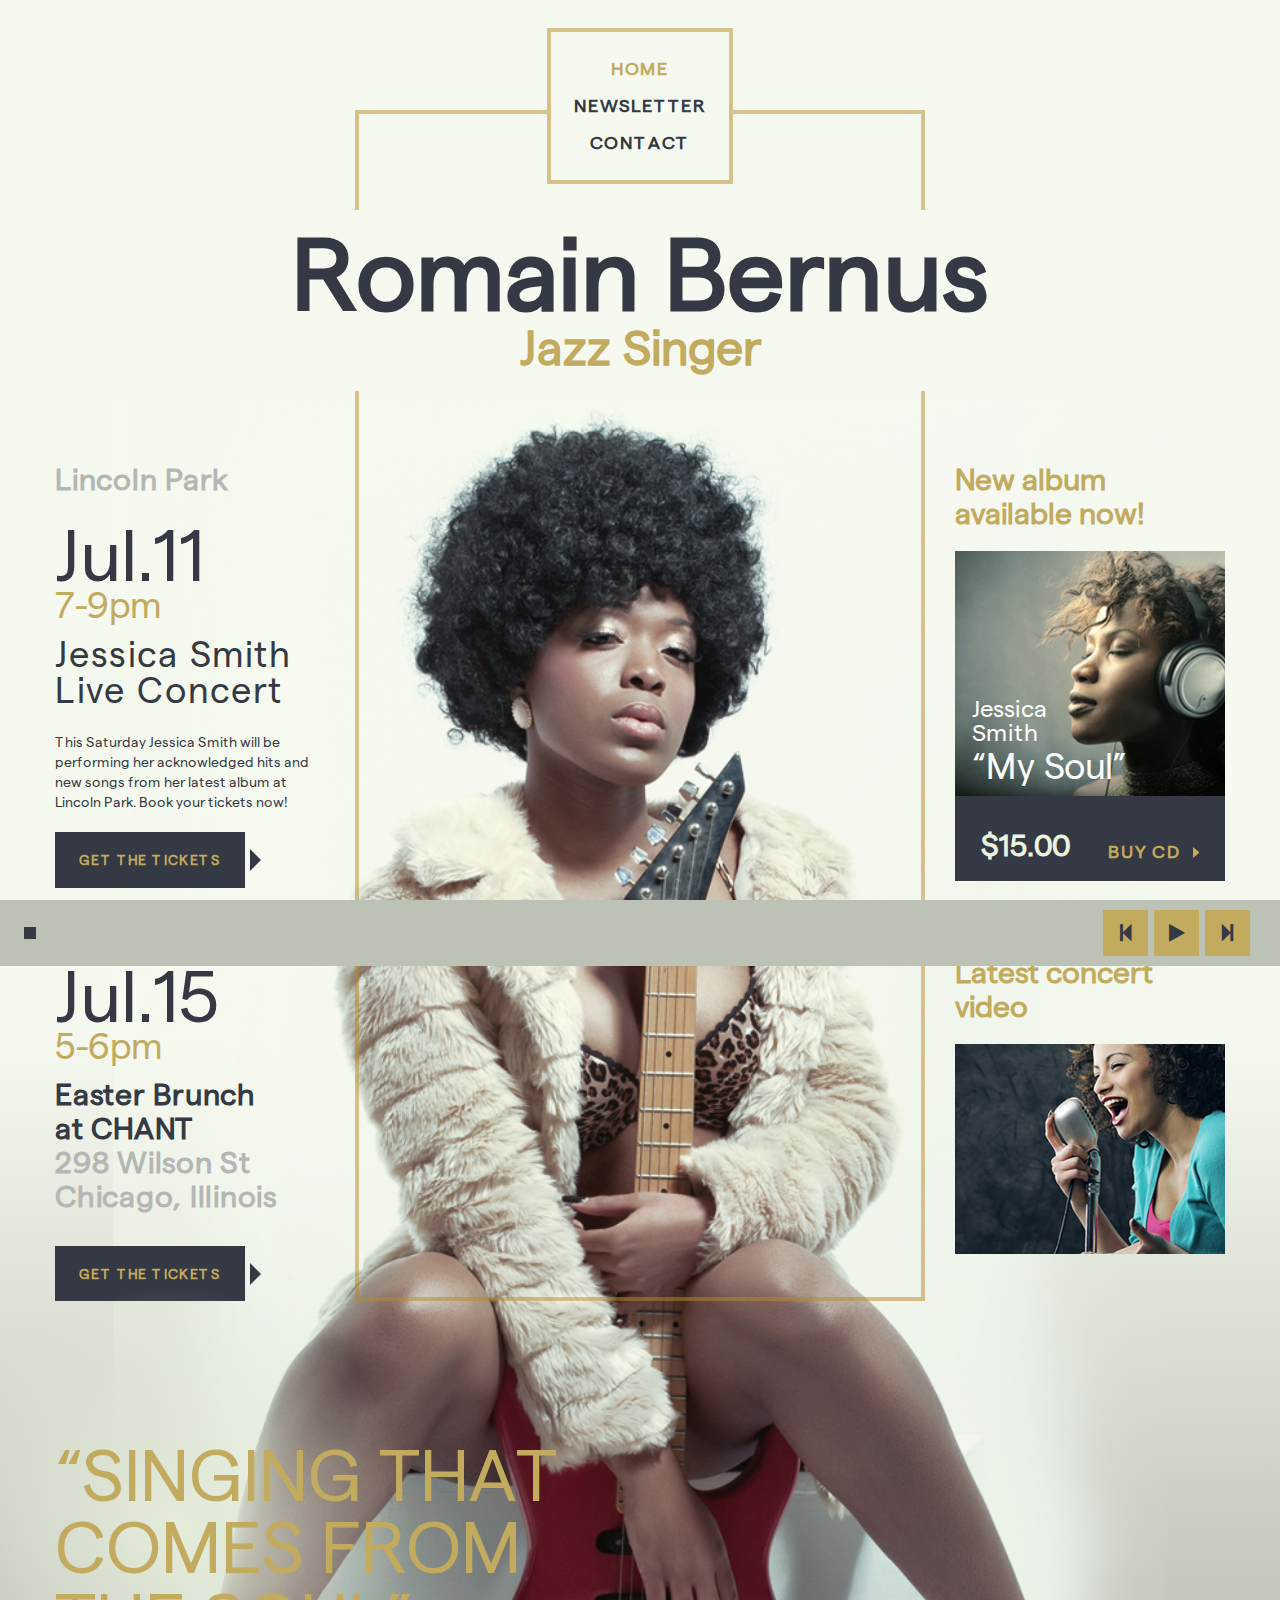
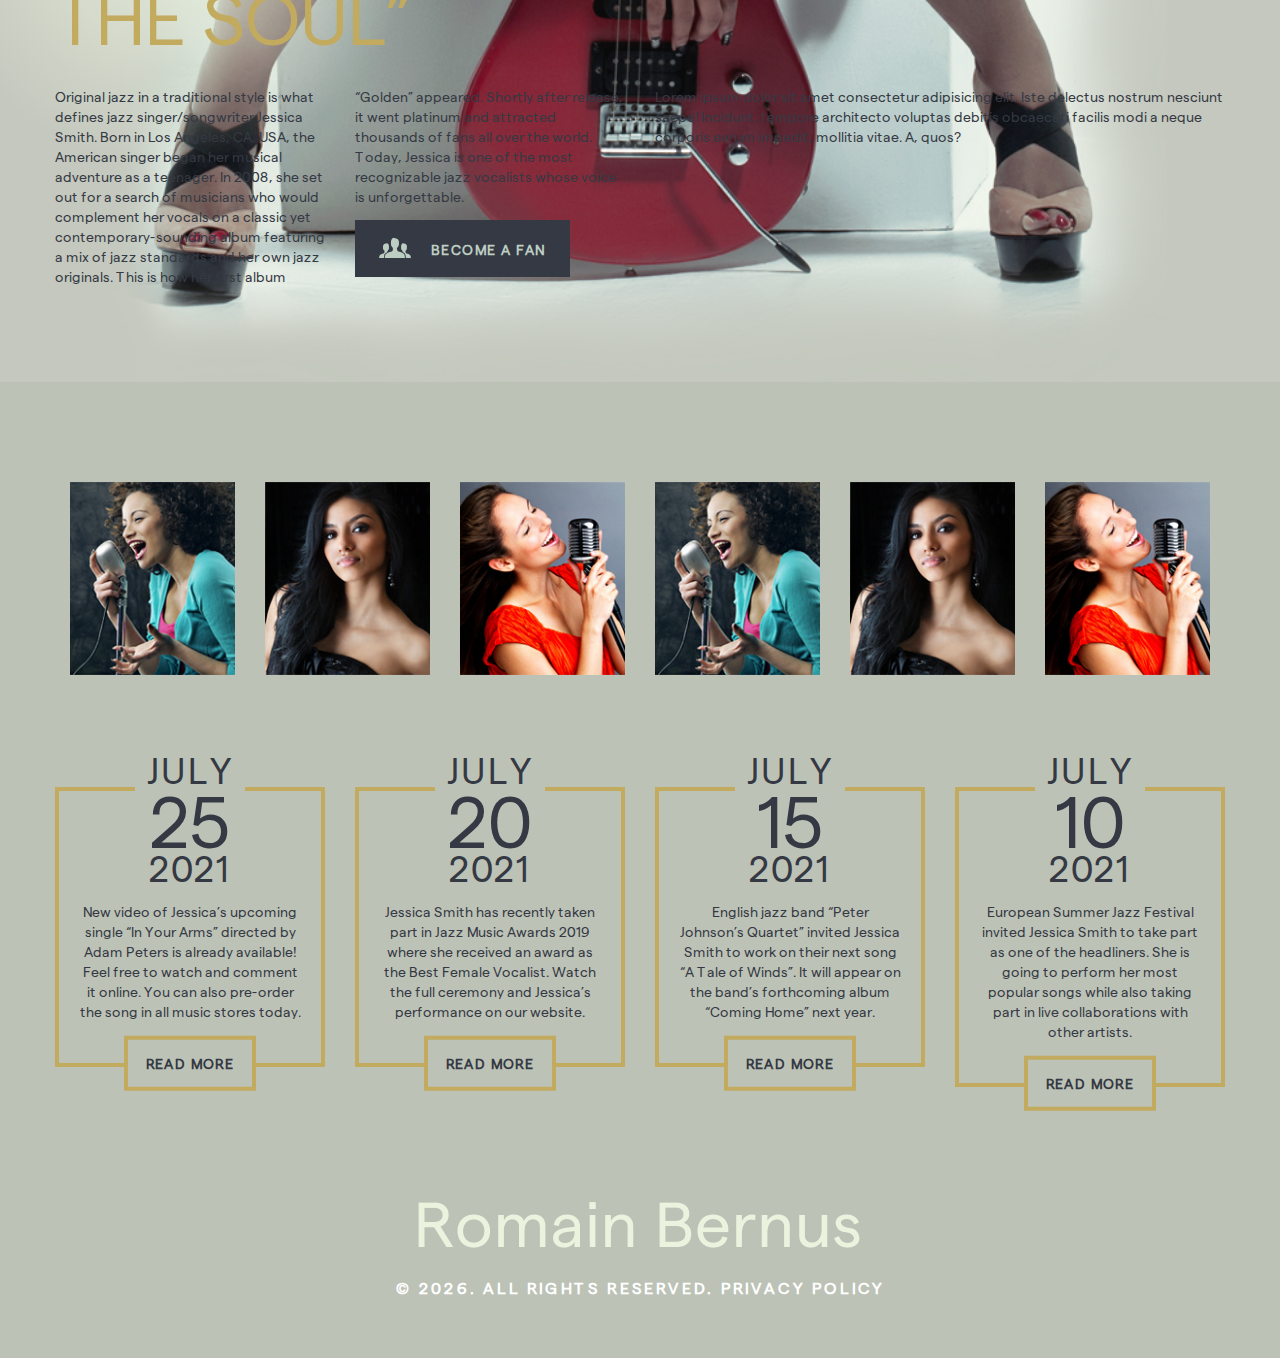
<file: index.html>
<!DOCTYPE html>
<html class="wide wow-animation" lang="en">
  <head>
    <title>Home</title>
    <meta charset="utf-8" />
    <meta
      name="viewport"
      content="width=device-width, height=device-height, initial-scale=1.0"
    />
    <meta http-equiv="X-UA-Compatible" content="IE=edge" />
    <script src="/cdn-cgi/apps/head/3ts2ksMwXvKRuG480KNifJ2_JNM.js"></script>
    <link rel="icon" href="images/favicon.ico" type="image/x-icon" />
    <link
      rel="stylesheet"
      type="text/css"
      href="//fonts.googleapis.com/css?family=Abril+Fatface%7CRoboto:100,400,400i,700,900"
    />
    <link rel="stylesheet" href="css/bootstrap.css" />
    <link rel="stylesheet" href="css/fonts.css" />
    <link rel="stylesheet" href="css/style.css" />
    <link rel="stylesheet" href="css/custom.css" />
    <style>
      .ie-panel {
        display: none;
        background: #212121;
        padding: 10px 0;
        box-shadow: 3px 3px 5px 0 rgba(0, 0, 0, 0.3);
        clear: both;
        text-align: center;
        position: relative;
        z-index: 1;
      }

      html.ie-10 .ie-panel,
      html.lt-ie-10 .ie-panel {
        display: block;
      }
    </style>
  </head>

  <body>
    <div class="ie-panel">
      <a href="https://windows.microsoft.com/en-US/internet-explorer/"
        ><img
          src="images/ie8-panel/warning_bar_0000_us.jpg"
          height="42"
          width="820"
          alt="You are using an outdated browser. For a faster, safer browsing experience, upgrade for free today."
      /></a>
    </div>
    <div class="preloader">
      <div class="preloader-body">
        <div class="cssload-container">
          <div class="cssload-speeding-wheel"></div>
        </div>
      </div>
    </div>
    <div class="page">
      <!-- Header-->
      <header class="section page-header">
        <!--RD Navbar-->
        <div class="rd-navbar-wrap">
          <nav
            class="rd-navbar"
            data-layout="rd-navbar-fixed"
            data-sm-layout="rd-navbar-fixed"
            data-md-layout="rd-navbar-fixed"
            data-lg-layout="rd-navbar-static"
            data-xl-layout="rd-navbar-static"
            data-xxl-layout="rd-navbar-static"
            data-md-device-layout="rd-navbar-fixed"
            data-lg-device-layout="rd-navbar-static"
            data-xl-device-layout="rd-navbar-static"
            data-xxl-device-layout="rd-navbar-static"
            data-lg-stick-up-offset="500px"
            data-xl-stick-up-offset="500px"
            data-xxl-stick-up-offset="500px"
            data-lg-stick-up="true"
            data-xl-stick-up="true"
            data-xxl-stick-up="true"
          >
            <div class="rd-navbar-main-outer">
              <div class="rd-navbar-main">
                <!--RD Navbar Panel-->
                <div class="rd-navbar-panel">
                  <!--RD Navbar Toggle-->
                  <button
                    class="rd-navbar-toggle"
                    data-rd-navbar-toggle=".rd-navbar-nav-wrap"
                  >
                    <span></span>
                  </button>
                  <!--RD Navbar Brand-->
                  <div class="rd-navbar-brand">
                    <!--Brand--><a class="brand" href="index.html">
                      <h1>Romain Bernus</h1>
                      <h3>Jazz singer</h3>
                    </a>
                  </div>
                </div>
                <div class="rd-navbar-main-element">
                  <div class="rd-navbar-nav-wrap">
                    <ul class="rd-navbar-nav">
                      <li class="rd-nav-item active">
                        <a class="rd-nav-link" href="index.html">Home</a>
                      </li>
                      <li class="rd-nav-item">
                        <a class="rd-nav-link" href="newsletter.html"
                          >Newsletter</a
                        >
                      </li>
                      <li class="rd-nav-item">
                        <a class="rd-nav-link" href="contact.html">Contact</a>
                      </li>
                    </ul>
                  </div>
                </div>
              </div>
            </div>
          </nav>
        </div>
      </header>

      <!-- Hero-->
      <section class="section section-hero">
        <div class="section-sm">
          <div class="container">
            <div class="row row-40">
              <div class="col-sm-6 col-xl-3">
                <div class="post-hero">
                  <h2 class="h3 post-hero-address">Lincoln Park</h2>
                  <div class="post-hero-time">
                    <time datetime="2020"
                      ><span class="h1 post-hero-date">Jul.11</span><br /><span
                        class="h2 post-hero-time"
                        >7-9pm</span
                      ></time
                    >
                  </div>
                  <h3 class="h2 post-hero-title">Jessica Smith Live Concert</h3>
                  <p class="post-hero-text">
                    This Saturday Jessica Smith will be performing her
                    acknowledged hits and new songs from her latest album at
                    Lincoln Park. Book your tickets now!
                  </p>
                  <a class="btn btn-secondary btn-arrow" href="#"
                    >get the tickets</a
                  >
                </div>
                <div class="post-hero">
                  <div class="post-hero-time">
                    <time datetime="2020"
                      ><span class="h1 post-hero-date">Jul.15</span><br /><span
                        class="h2 post-hero-time"
                        >5-6pm</span
                      ></time
                    >
                  </div>
                  <h2 class="h3 post-hero-address text-heading pr-xl-5">
                    Easter Brunch at CHANT
                  </h2>
                  <h2 class="h3 post-hero-address">
                    298 Wilson St Chicago, Illinois
                  </h2>
                  <a class="btn btn-secondary btn-arrow" href="#"
                    >get the tickets</a
                  >
                </div>
              </div>
              <div class="col-6 d-none d-xl-block">
                <div class="box-border"></div>
              </div>
              <div class="col-sm-6 col-xl-3">
                <div class="post-hero">
                  <h3 class="text-primary">New album available now!</h3>
                  <div class="post-banner">
                    <div
                      class="post-banner-head context-dark"
                      style="background-image: url(images/home-02-270x244.jpg)"
                    >
                      <div class="post-banner-name h4">
                        Jessica <br />
                        Smith
                      </div>
                      <div class="post-banner-title">“My Soul”</div>
                    </div>
                    <a class="post-banner-footer" href="#">
                      <div class="post-banner-price h3">$15.00</div>
                      <div class="post-banner-link">Buy CD</div>
                    </a>
                  </div>
                </div>
                <div class="post-hero">
                  <h3 class="text-primary">Latest concert video</h3>
                  <a
                    class="thumbnail-video-post"
                    href="https://www.youtube.com/embed/d5k9CILJivQ"
                    data-lightgallery="item"
                  >
                    <figure class="thumbnail-video-post-figure">
                      <img
                        src="images/home-03-270x210.jpg"
                        alt=""
                        width="270"
                        height="210"
                      />
                    </figure>
                    <div class="thumbnail-video-post-content">
                      <div class="thumbnail-video-post-button"></div>
                      <h5 class="thumbnail-video-post-time">
                        <time datetime="2020">June 25</time>
                      </h5>
                    </div>
                  </a>
                </div>
              </div>
            </div>
          </div>
        </div>
        <div class="section-md">
          <div class="container">
            <div class="row">
              <div class="col-lg-6">
                <h1 class="text-primary heading-bg-gradient">
                  <span>“SINGING THAT COMES FROM THE SOUL”</span>
                </h1>
              </div>
            </div>
            <div class="row row-30">
              <div class="col-lg-6">
                <div class="text-column">
                  <p>
                    Original jazz in a traditional style is what defines jazz
                    singer/songwriter Jessica Smith. Born in Los Angeles, CA,
                    USA, the American singer began her musical adventure as a
                    teenager. In 2008, she set out for a search of musicians who
                    would complement her vocals on a classic yet
                    contemporary-sounding album featuring a mix of jazz
                    standards and her own jazz originals. This is how her first
                    album “Golden” appeared. Shortly after release, it went
                    platinum and attracted thousands of fans all over the world.
                    Today, Jessica is one of the most recognizable jazz
                    vocalists whose voice is unforgettable.
                  </p>
                  <a class="btn btn-icon btn-icon-left btn-secondary" href="#"
                    ><span class="icon"
                      ><img
                        src="images/home-04-32x21.png"
                        alt=""
                        width="32"
                        height="21" /></span
                    ><span>Become a Fan</span></a
                  >
                </div>
              </div>
              <div class="col-lg-6">
                <p>
                  Lorem ipsum dolor sit amet consectetur adipisicing elit. Iste
                  delectus nostrum nesciunt saepe! Incidunt, tempore architecto
                  voluptas debitis obcaecati facilis modi a neque corporis earum
                  impedit, mollitia vitae. A, quos?
                </p>
              </div>
            </div>
          </div>
        </div>
      </section>

      <!-- Player-->
      <section class="section section-lg bg-secondary-2">
        <div class="container">
          <div class="col-lg-12">
            <div class="row row-30">
              <div class="col-md-2 col-sm-3">
                <a class="thumbnail-classic" href="#">
                  <figure class="thumbnail-classic-figure">
                    <img
                      src="images/home-05-170x199.jpg"
                      alt=""
                      width="170"
                      height="199"
                    />
                  </figure>
                  <div class="thumbnail-classic-content">
                    <p>“rolling stones”</p>
                  </div>
                </a>
              </div>
              <div class="col-md-2 col-sm-3">
                <a class="thumbnail-classic" href="#">
                  <figure class="thumbnail-classic-figure">
                    <img
                      src="images/home-06-170x199.jpg"
                      alt=""
                      width="170"
                      height="199"
                    />
                  </figure>
                  <div class="thumbnail-classic-content">
                    <p>“clash”</p>
                  </div>
                </a>
              </div>
              <div class="col-md-2 col-sm-3">
                <a class="thumbnail-classic" href="#">
                  <figure class="thumbnail-classic-figure">
                    <img
                      src="images/home-07-170x199.jpg"
                      alt=""
                      width="170"
                      height="199"
                    />
                  </figure>
                  <div class="thumbnail-classic-content">
                    <p>“blender”</p>
                  </div>
                </a>
              </div>
              <div class="col-md-2 col-sm-3">
                <a class="thumbnail-classic" href="#">
                  <figure class="thumbnail-classic-figure">
                    <img
                      src="images/home-05-170x199.jpg"
                      alt=""
                      width="170"
                      height="199"
                    />
                  </figure>
                  <div class="thumbnail-classic-content">
                    <p>“rolling stones”</p>
                  </div>
                </a>
              </div>
              <div class="col-md-2 col-sm-3">
                <a class="thumbnail-classic" href="#">
                  <figure class="thumbnail-classic-figure">
                    <img
                      src="images/home-06-170x199.jpg"
                      alt=""
                      width="170"
                      height="199"
                    />
                  </figure>
                  <div class="thumbnail-classic-content">
                    <p>“clash”</p>
                  </div>
                </a>
              </div>
              <div class="col-md-2 col-sm-3">
                <a class="thumbnail-classic" href="#">
                  <figure class="thumbnail-classic-figure">
                    <img
                      src="images/home-07-170x199.jpg"
                      alt=""
                      width="170"
                      height="199"
                    />
                  </figure>
                  <div class="thumbnail-classic-content">
                    <p>“blender”</p>
                  </div>
                </a>
              </div>
            </div>
          </div>
        </div>
      </section>

      <!-- Post-->
      <section class="section section-lg bg-secondary-2">
        <div class="container">
          <div class="row row-50">
            <div class="col-lg-3 col-sm-6">
              <div class="post">
                <div class="post-time">
                  <time datetime="2020"
                    ><span class="h2">July</span><span class="h1">25</span>
                    <span class="h2">2021</span></time
                  >
                </div>
                <p class="post-text">
                  New video of Jessica’s upcoming single “In Your Arms” directed
                  by Adam Peters is already available! Feel free to watch and
                  comment it online. You can also pre-order the song in all
                  music stores today.
                </p>
                <a class="btn post-btn" href="#">Read More</a>
              </div>
            </div>
            <div class="col-lg-3 col-sm-6">
              <div class="post">
                <div class="post-time">
                  <time datetime="2020"
                    ><span class="h2">July</span><span class="h1">20</span
                    ><span class="h2">2021</span></time
                  >
                </div>
                <p class="post-text">
                  Jessica Smith has recently taken part in Jazz Music Awards
                  2019 where she received an award as the Best Female Vocalist.
                  Watch the full ceremony and Jessica’s performance on our
                  website.
                </p>
                <a class="btn post-btn" href="#">Read More</a>
              </div>
            </div>
            <div class="col-lg-3 col-sm-6">
              <div class="post">
                <div class="post-time">
                  <time datetime="2020"
                    ><span class="h2">July</span><span class="h1">15</span
                    ><span class="h2">2021</span></time
                  >
                </div>
                <p class="post-text">
                  English jazz band “Peter Johnson’s Quartet” invited Jessica
                  Smith to work on their next song “A Tale of Winds”. It will
                  appear on the band’s forthcoming album “Coming Home” next
                  year.
                </p>
                <a class="btn post-btn" href="#">Read More</a>
              </div>
            </div>
            <div class="col-lg-3 col-sm-6">
              <div class="post">
                <div class="post-time">
                  <time datetime="2020"
                    ><span class="h2">July</span><span class="h1">10</span
                    ><span class="h2">2021</span></time
                  >
                </div>
                <p class="post-text">
                  European Summer Jazz Festival invited Jessica Smith to take
                  part as one of the headliners. She is going to perform her
                  most popular songs while also taking part in live
                  collaborations with other artists.
                </p>
                <a class="btn post-btn" href="#">Read More</a>
              </div>
            </div>
          </div>
        </div>
      </section>

      <!-- Footer-->
      <footer class="section footer context-dark text-center">
        <div class="container">
          <!--Brand--><a class="brand" href="index.html"
            ><img
              class="brand-logo-dark"
              src="images/logo-default-1486x277.png"
              alt=""
              width="743"
              height="138" /><img
              class="brand-logo-light"
              src="images/logo-inverse-892x110.png"
              alt=""
              width="446"
              height="55"
          /></a>
          <p class="rights">
            <span>&copy;&nbsp;</span><span class="copyright-year"></span
            ><span>.&nbsp;</span><span>All Rights Reserved.</span
            ><span>&nbsp;</span><a href="privacy-policy.html">Privacy Policy</a>
          </p>
        </div>
      </footer>
    </div>
    <div class="snackbars" id="form-output-global"></div>
    <!-- Fixed Player-->
    <div
      class="jp-player-fixed jp-player-init"
      data-jp-player-name=".jp-player-fixed"
    >
      <div class="jp-jplayer"></div>
      <div
        class="jp-audio jp-audio-3 jp-state-visible"
        role="application"
        aria-label="media player"
      >
        <div class="jp-interface">
          <div class="jp-time-rail">
            <div class="jp-progress">
              <div class="jp-seek-bar">
                <div class="jp-play-bar"></div>
              </div>
            </div>
          </div>
          <div class="jp-button jp-controls">
            <button
              class="jp-btn jp-previous"
              role="button"
              tabindex="0"
            ></button>
            <button class="jp-btn jp-play" role="button" tabindex="0"></button>
            <button class="jp-btn jp-next" role="button" tabindex="0"></button>
          </div>
        </div>
        <div class="jp-playlist">
          <ul>
            <li></li>
          </ul>
        </div>
        <div class="jp-no-solution">
          <span
            >Update Required To play the media you will need to either update
            your browser to a recent version or update your</span
          ><a href="https://get.adobe.com/flashplayer/" target="_blank">
            Flash plugin</a
          >.
        </div>
      </div>
    </div>
    <script src="js/core.min.js"></script>
    <script src="js/script.js"></script>
    <!--LIVEDEMO_00 -->

    <script type="text/javascript">
      var _gaq = _gaq || [];
      _gaq.push(["_setAccount", "UA-7078796-5"]);
      _gaq.push(["_trackPageview"]);
      (function () {
        var ga = document.createElement("script");
        ga.type = "text/javascript";
        ga.async = true;
        ga.src =
          ("https:" == document.location.protocol
            ? "https://ssl"
            : "https://www") + ".google-analytics.com/ga.js";
        var s = document.getElementsByTagName("script")[0];
        s.parentNode.insertBefore(ga, s);
      })();
    </script>

    <!-- Google Tag Manager --><noscript
      ><iframe
        src="//www.googletagmanager.com/ns.html?id=GTM-P9FT69"
        height="0"
        width="0"
        style="display: none; visibility: hidden"
      ></iframe
    ></noscript>
    <script>
      (function (w, d, s, l, i) {
        w[l] = w[l] || [];
        w[l].push({
          "gtm.start": new Date().getTime(),
          event: "gtm.js",
        });
        var f = d.getElementsByTagName(s)[0],
          j = d.createElement(s),
          dl = l != "dataLayer" ? "&l=" + l : "";
        j.async = true;
        j.src = "//www.googletagmanager.com/gtm.js?id=" + i + dl;
        f.parentNode.insertBefore(j, f);
      })(window, document, "script", "dataLayer", "GTM-P9FT69");
    </script>
    <!-- End Google Tag Manager -->
  </body>
</html>
</file>
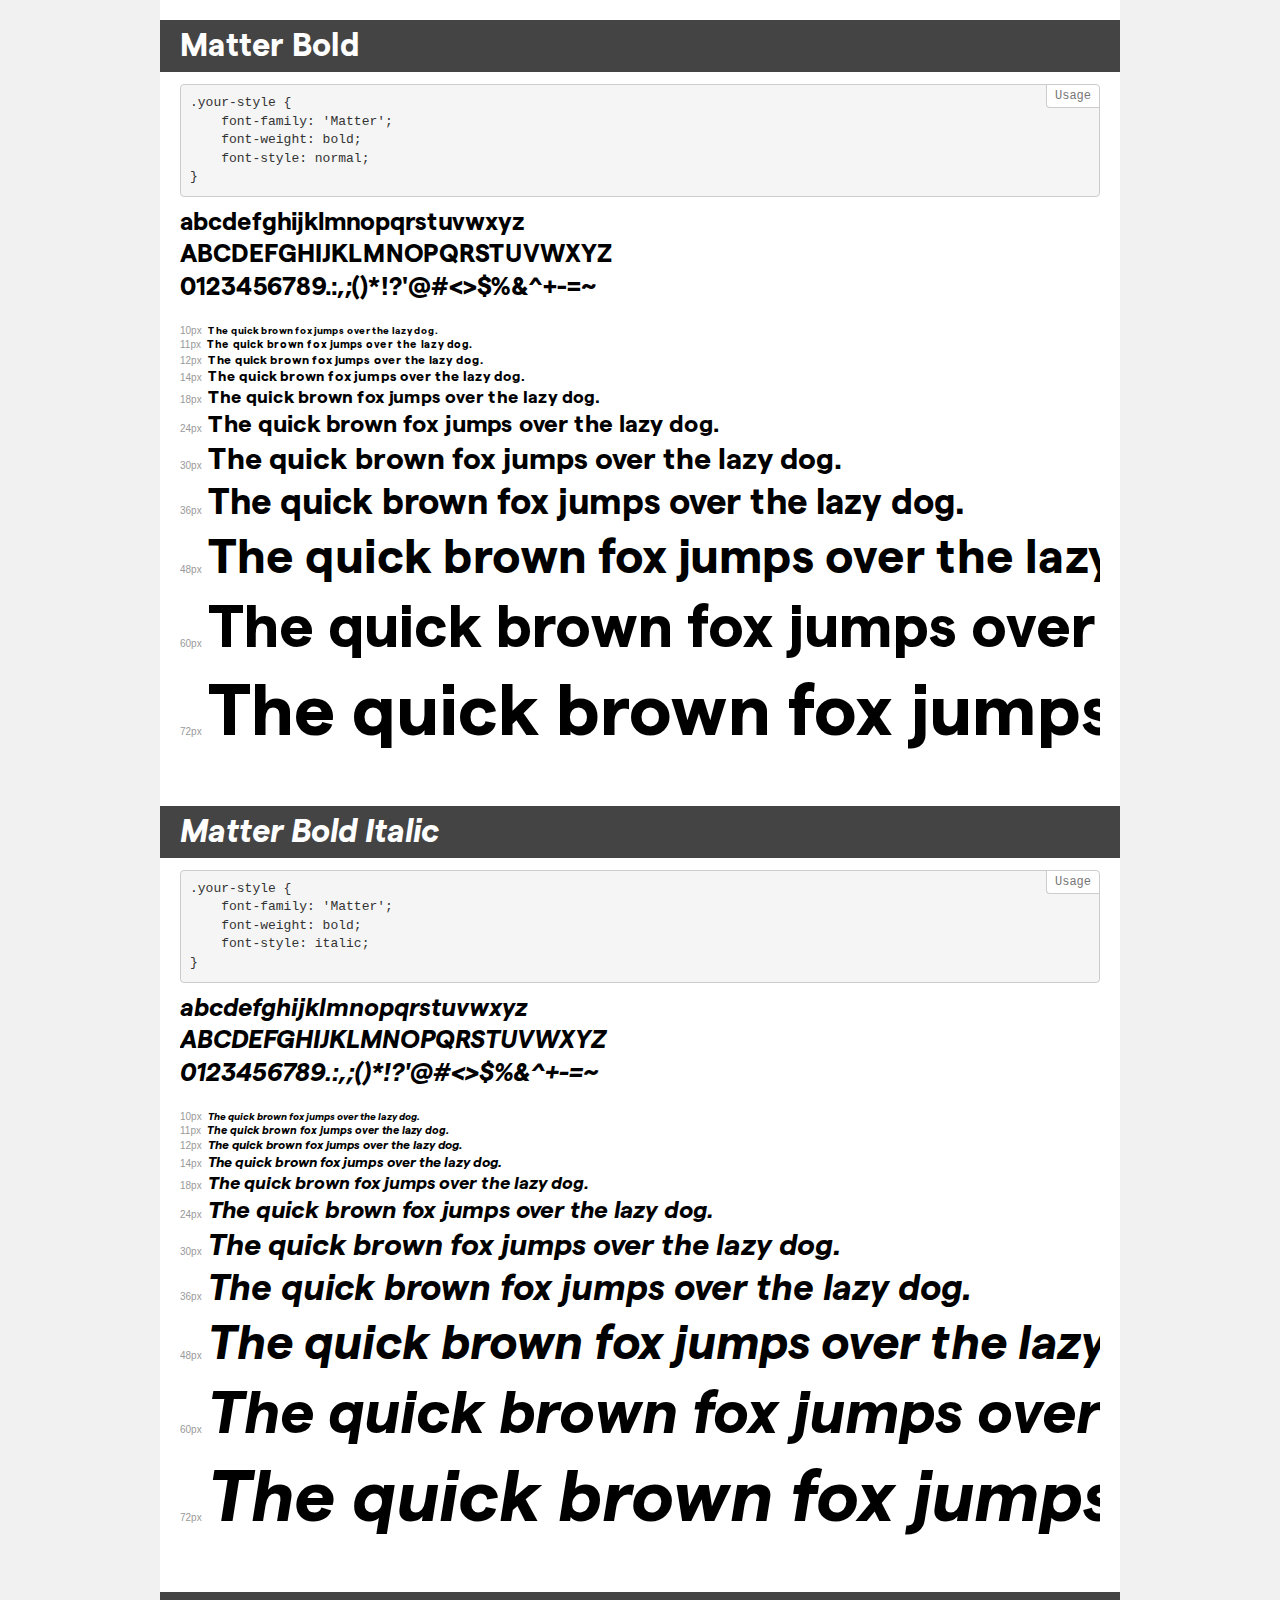
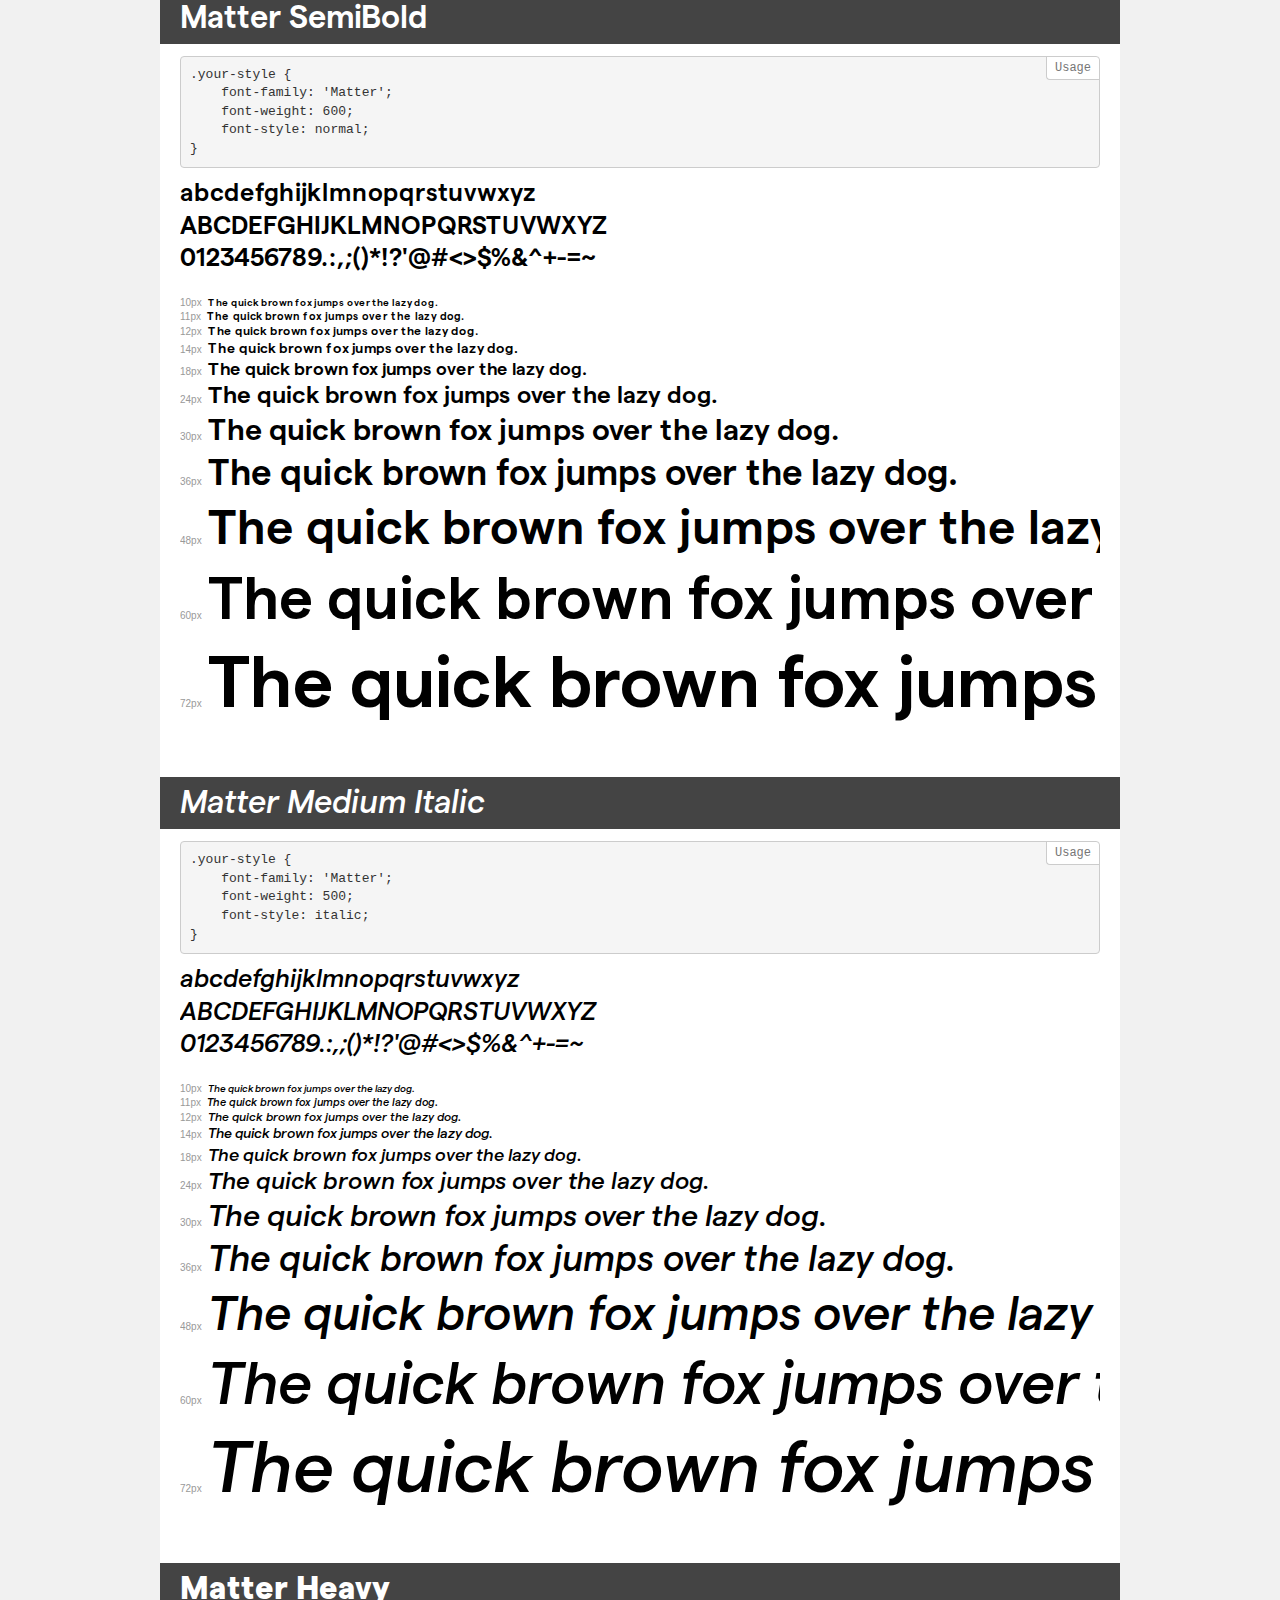
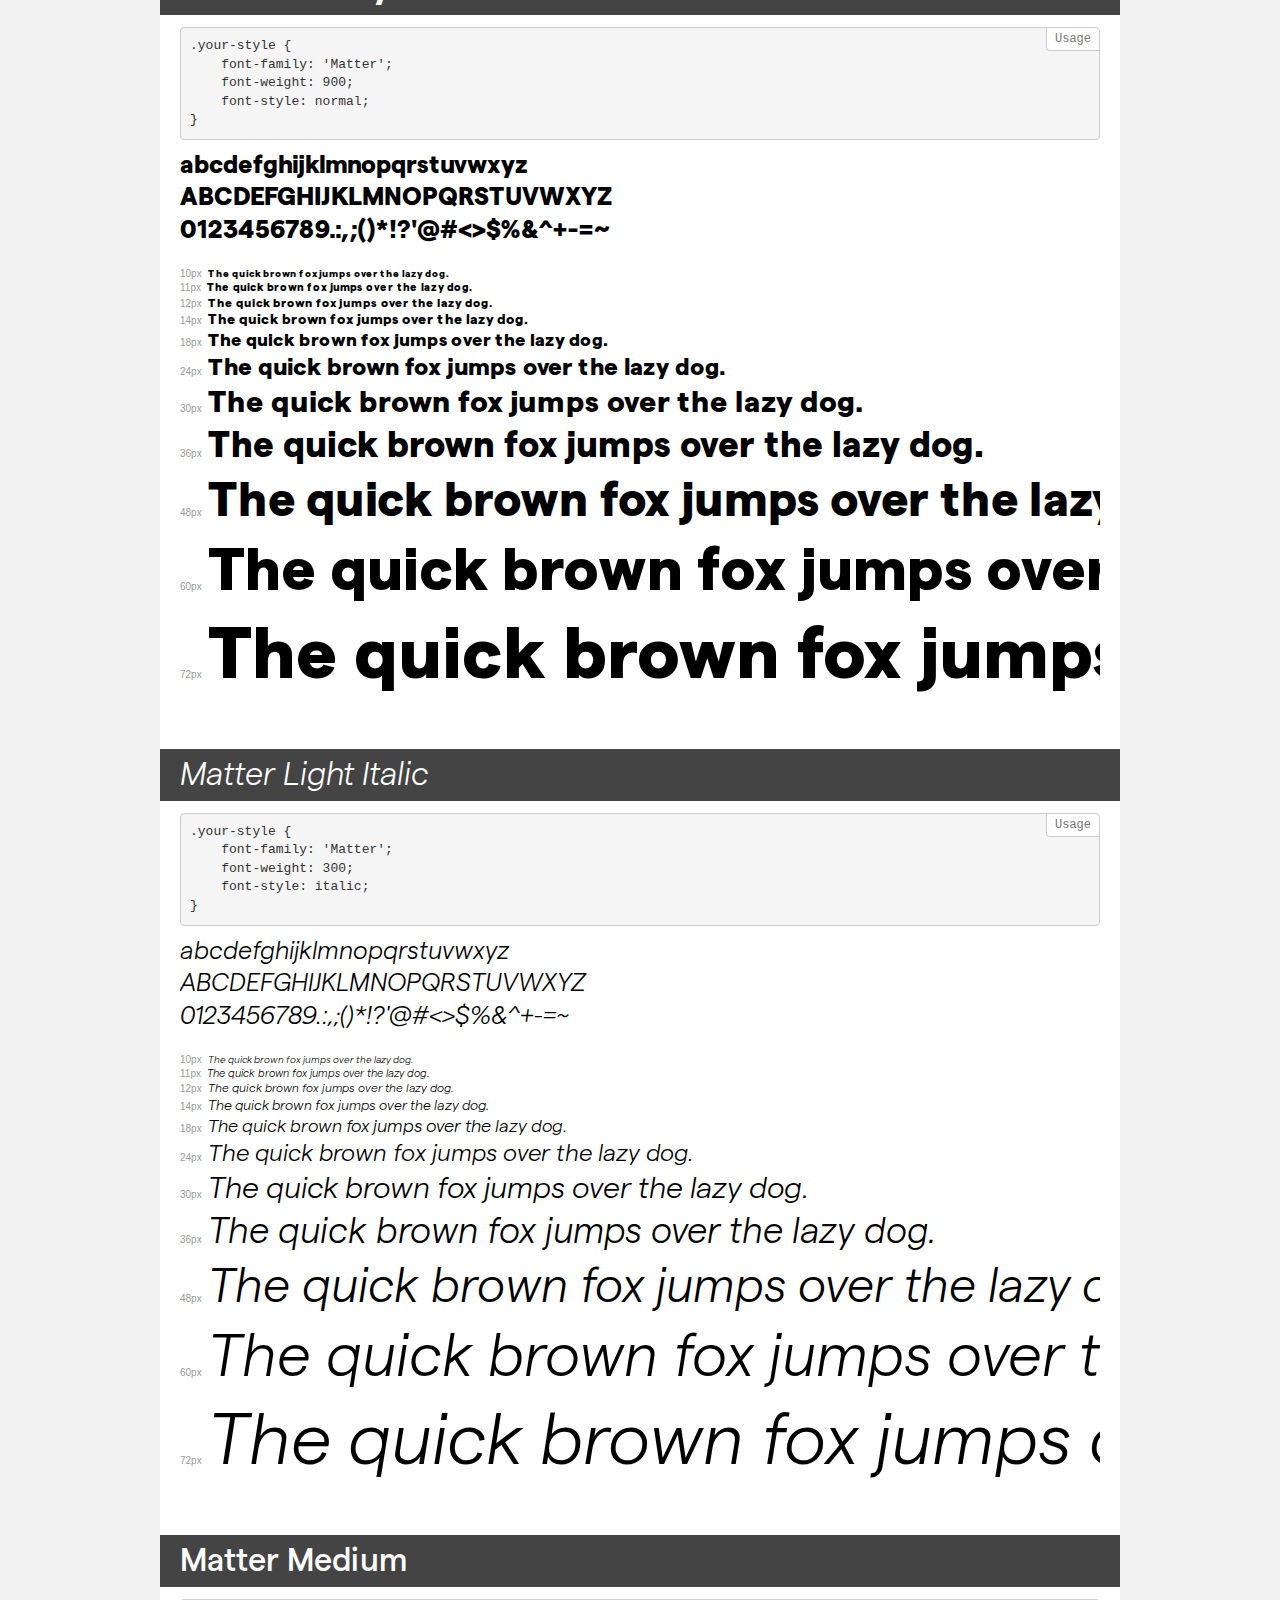
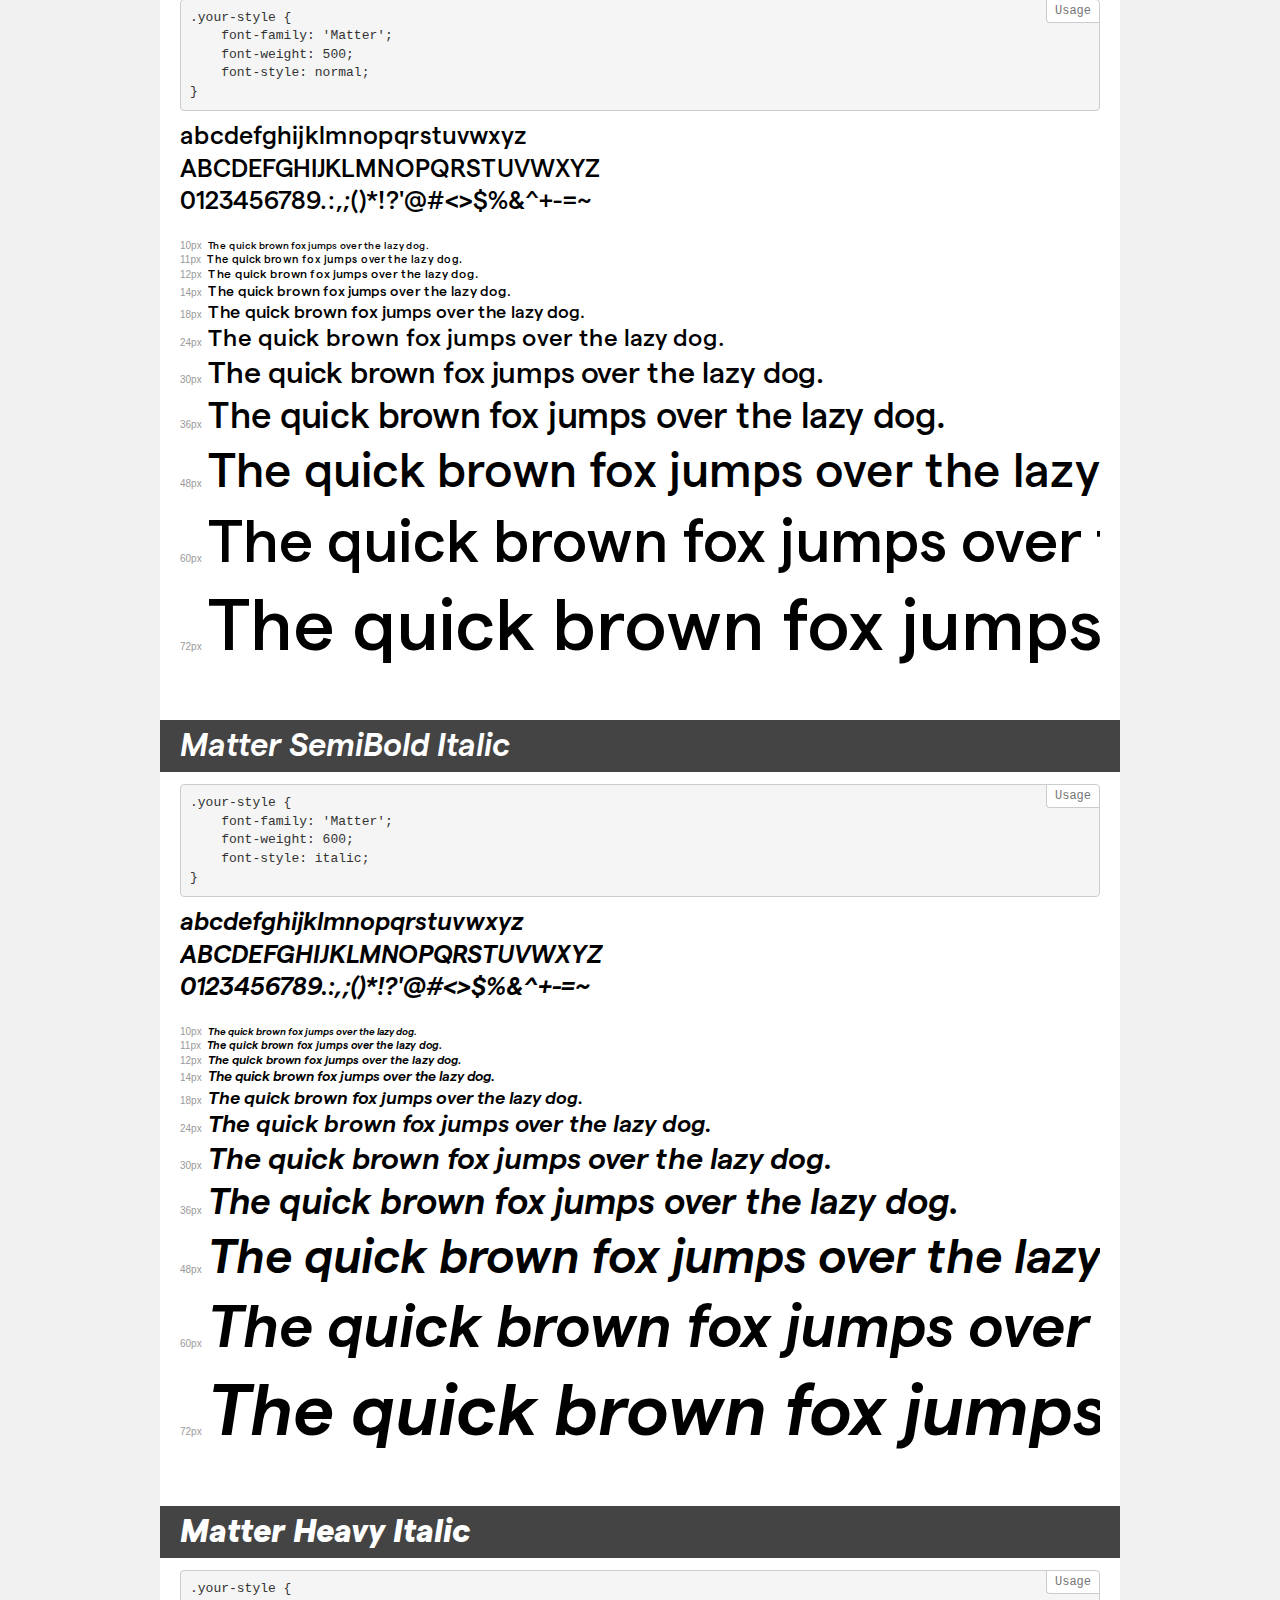
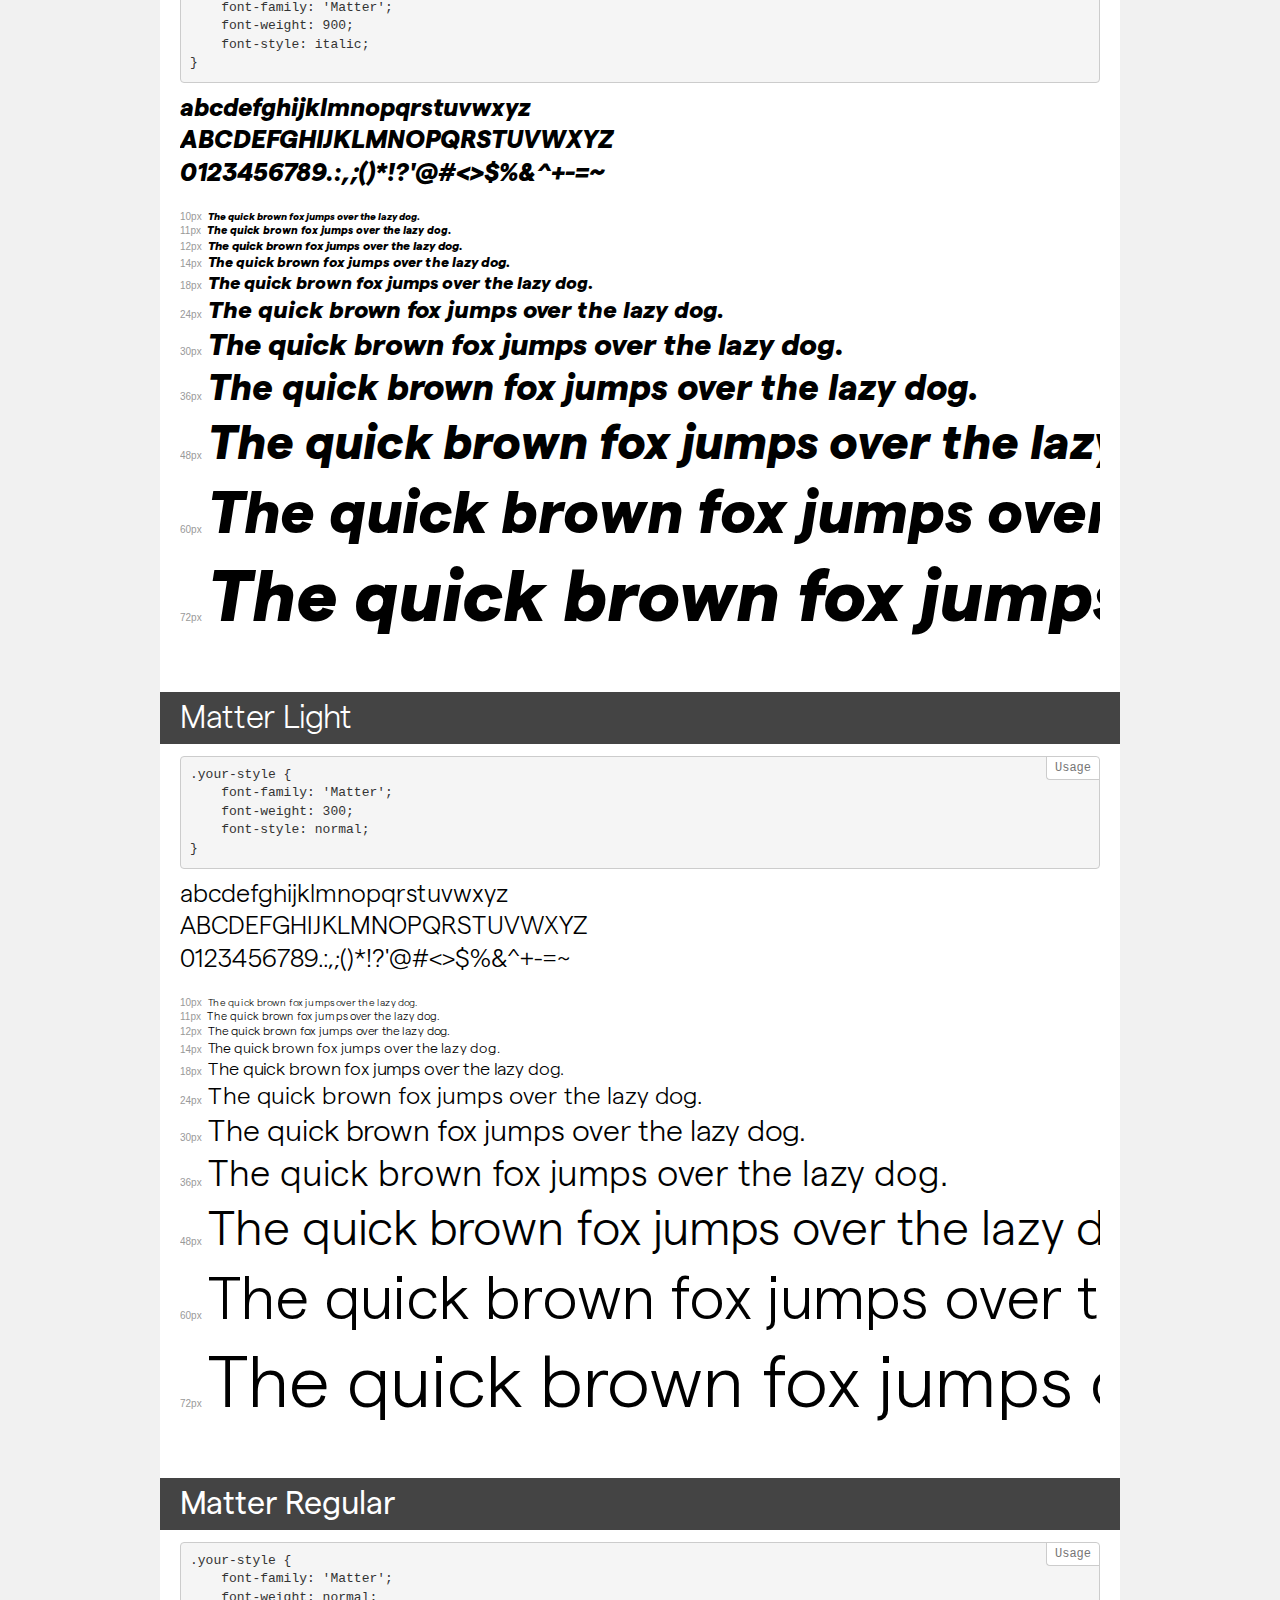
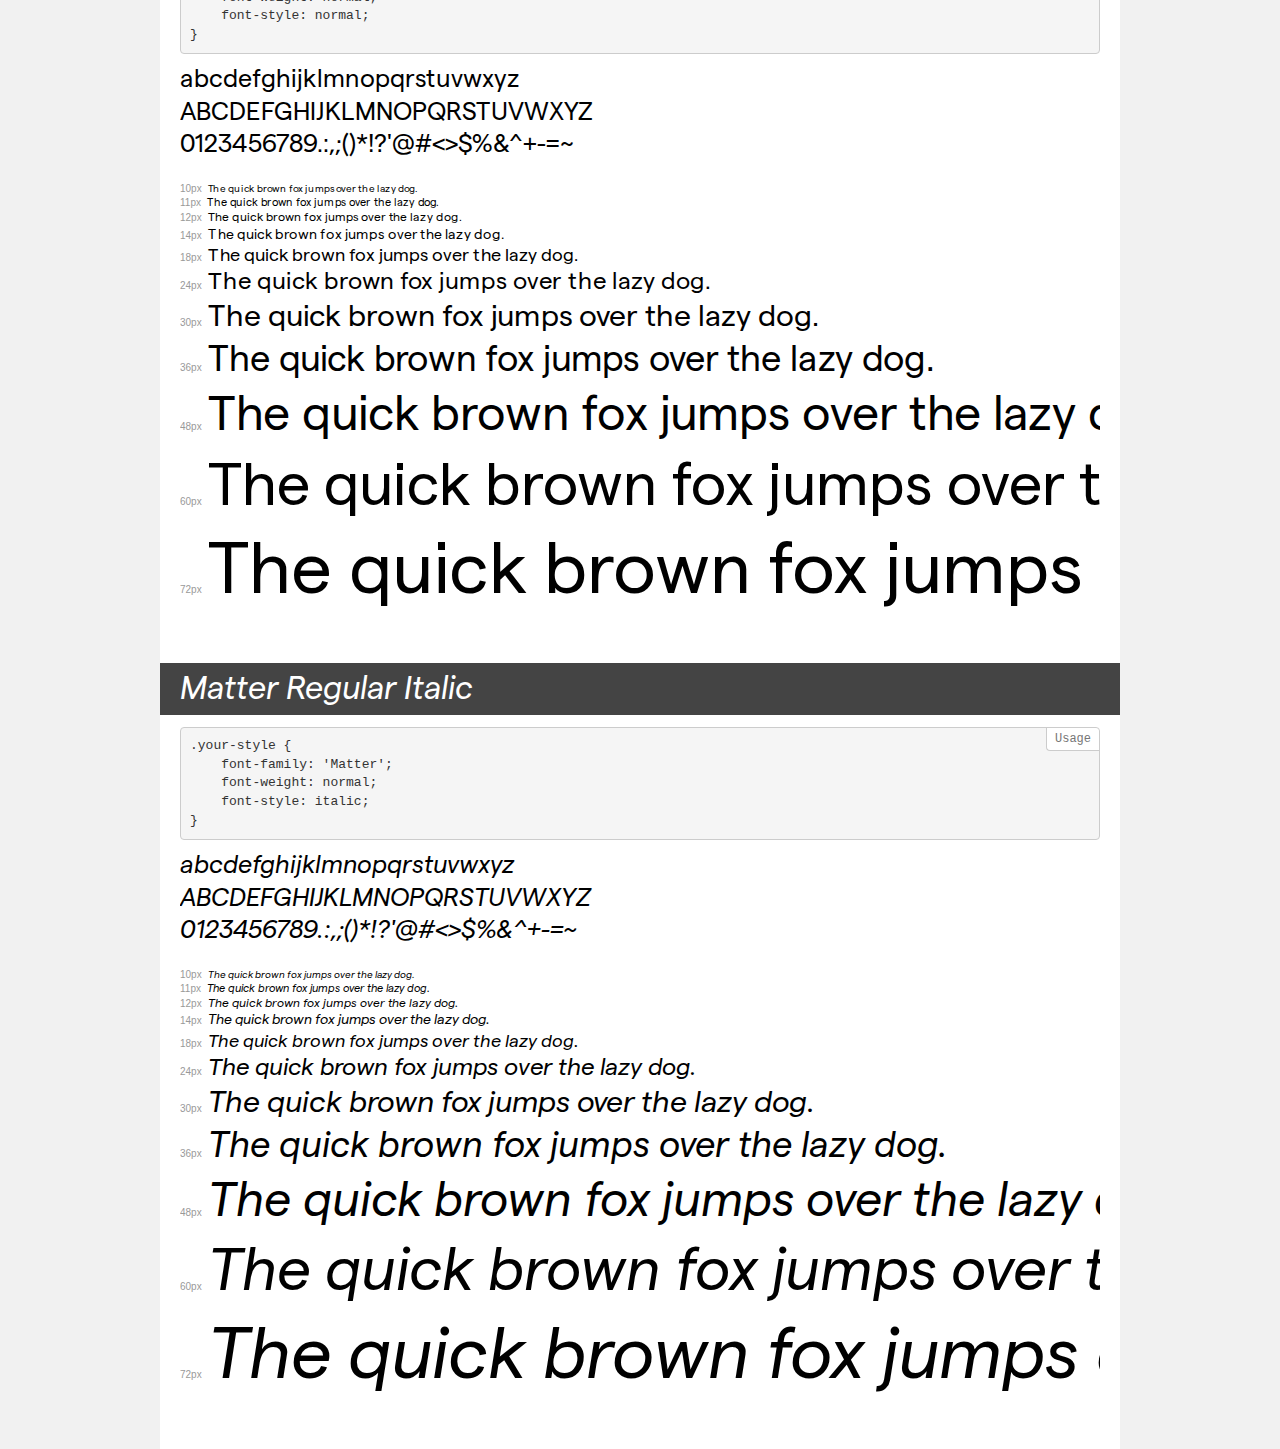
<file: fonts/matter/demo.html>
<!DOCTYPE html>
<html>
<head>
    <meta charset="utf-8">
    <meta http-equiv="X-UA-Compatible" content="IE=edge">
    <meta name="viewport" content="width=device-width, initial-scale=1">
    <meta name="robots" content="noindex, noarchive">
    <meta name="format-detection" content="telephone=no">
    <title>Transfonter demo</title>
    <link href="stylesheet.css" rel="stylesheet">
    <style>
        /*
        http://meyerweb.com/eric/tools/css/reset/
        v2.0 | 20110126
        License: none (public domain)
        */
        html, body, div, span, applet, object, iframe,
        h1, h2, h3, h4, h5, h6, p, blockquote, pre,
        a, abbr, acronym, address, big, cite, code,
        del, dfn, em, img, ins, kbd, q, s, samp,
        small, strike, strong, sub, sup, tt, var,
        b, u, i, center,
        dl, dt, dd, ol, ul, li,
        fieldset, form, label, legend,
        table, caption, tbody, tfoot, thead, tr, th, td,
        article, aside, canvas, details, embed,
        figure, figcaption, footer, header, hgroup,
        menu, nav, output, ruby, section, summary,
        time, mark, audio, video {
            margin: 0;
            padding: 0;
            border: 0;
            font-size: 100%;
            font: inherit;
            vertical-align: baseline;
        }
        /* HTML5 display-role reset for older browsers */
        article, aside, details, figcaption, figure,
        footer, header, hgroup, menu, nav, section {
            display: block;
        }
        body {
            line-height: 1;
        }
        ol, ul {
            list-style: none;
        }
        blockquote, q {
            quotes: none;
        }
        blockquote:before, blockquote:after,
        q:before, q:after {
            content: '';
            content: none;
        }
        table {
            border-collapse: collapse;
            border-spacing: 0;
        }
        /* common styles */
        body {
            background: #f1f1f1;
            color: #000;
        }
        .page {
            background: #fff;
            width: 920px;
            margin: 0 auto;
            padding: 20px 20px 0 20px;
            overflow: hidden;
        }
        .font-container {
            overflow-x: auto;
            overflow-y: hidden;
            margin-bottom: 40px;
            line-height: 1.3;
            white-space: nowrap;
            padding-bottom: 5px;
        }
        h1 {
            position: relative;
            background: #444;
            font-size: 32px;
            color: #fff;
            padding: 10px 20px;
            margin: 0 -20px 12px -20px;
        }
        .letters {
            font-size: 25px;
            margin-bottom: 20px;
        }
        .s10:before {
            content: '10px';
        }
        .s11:before {
            content: '11px';
        }
        .s12:before {
            content: '12px';
        }
        .s14:before {
            content: '14px';
        }
        .s18:before {
            content: '18px';
        }
        .s24:before {
            content: '24px';
        }
        .s30:before {
            content: '30px';
        }
        .s36:before {
            content: '36px';
        }
        .s48:before {
            content: '48px';
        }
        .s60:before {
            content: '60px';
        }
        .s72:before {
            content: '72px';
        }
        .s10:before, .s11:before, .s12:before, .s14:before,
        .s18:before, .s24:before, .s30:before, .s36:before,
        .s48:before, .s60:before, .s72:before {
            font-family: Arial, sans-serif;
            font-size: 10px;
            font-weight: normal;
            font-style: normal;
            color: #999;
            padding-right: 6px;
        }
        pre {
            display: block;
            position: relative;
            padding: 9px;
            margin: 0 0 10px;
            font-family: Monaco, Menlo, Consolas, "Courier New", monospace !important;
            font-size: 13px;
            line-height: 1.428571429;
            color: #333;
            font-weight: normal !important;
            font-style: normal !important;
            background-color: #f5f5f5;
            border: 1px solid #ccc;
            overflow-x: auto;
            border-radius: 4px;
        }
        pre:after {
            display: block;
            position: absolute;
            right: 0;
            top: 0;
            content: 'Usage';
            line-height: 1;
            padding: 5px 8px;
            font-size: 12px;
            color: #767676;
            background-color: #fff;
            border: 1px solid #ccc;
            border-right: none;
            border-top: none;
            border-radius: 0 4px 0 4px;
            z-index: 10;
        }
        /* responsive */
        @media (max-width: 959px) {
            .page {
                width: auto;
                margin: 0;
            }
        }
    </style>
</head>
<body>
<div class="page">
    <div class="demo" style="font-family: 'Matter'; font-weight: bold; font-style: normal;">
        <h1>Matter Bold</h1>
        <pre>.your-style {
    font-family: 'Matter';
    font-weight: bold;
    font-style: normal;
}</pre>
        <div class="font-container">
            <p class="letters">
                abcdefghijklmnopqrstuvwxyz<br>
ABCDEFGHIJKLMNOPQRSTUVWXYZ<br>
                0123456789.:,;()*!?'@#<>$%&^+-=~
            </p>
            <p class="s10" style="font-size: 10px;">The quick brown fox jumps over the lazy dog.</p>
            <p class="s11" style="font-size: 11px;">The quick brown fox jumps over the lazy dog.</p>
            <p class="s12" style="font-size: 12px;">The quick brown fox jumps over the lazy dog.</p>
            <p class="s14" style="font-size: 14px;">The quick brown fox jumps over the lazy dog.</p>
            <p class="s18" style="font-size: 18px;">The quick brown fox jumps over the lazy dog.</p>
            <p class="s24" style="font-size: 24px;">The quick brown fox jumps over the lazy dog.</p>
            <p class="s30" style="font-size: 30px;">The quick brown fox jumps over the lazy dog.</p>
            <p class="s36" style="font-size: 36px;">The quick brown fox jumps over the lazy dog.</p>
            <p class="s48" style="font-size: 48px;">The quick brown fox jumps over the lazy dog.</p>
            <p class="s60" style="font-size: 60px;">The quick brown fox jumps over the lazy dog.</p>
            <p class="s72" style="font-size: 72px;">The quick brown fox jumps over the lazy dog.</p>
        </div>
    </div>
    <div class="demo" style="font-family: 'Matter'; font-weight: bold; font-style: italic;">
        <h1>Matter Bold Italic</h1>
        <pre>.your-style {
    font-family: 'Matter';
    font-weight: bold;
    font-style: italic;
}</pre>
        <div class="font-container">
            <p class="letters">
                abcdefghijklmnopqrstuvwxyz<br>
ABCDEFGHIJKLMNOPQRSTUVWXYZ<br>
                0123456789.:,;()*!?'@#<>$%&^+-=~
            </p>
            <p class="s10" style="font-size: 10px;">The quick brown fox jumps over the lazy dog.</p>
            <p class="s11" style="font-size: 11px;">The quick brown fox jumps over the lazy dog.</p>
            <p class="s12" style="font-size: 12px;">The quick brown fox jumps over the lazy dog.</p>
            <p class="s14" style="font-size: 14px;">The quick brown fox jumps over the lazy dog.</p>
            <p class="s18" style="font-size: 18px;">The quick brown fox jumps over the lazy dog.</p>
            <p class="s24" style="font-size: 24px;">The quick brown fox jumps over the lazy dog.</p>
            <p class="s30" style="font-size: 30px;">The quick brown fox jumps over the lazy dog.</p>
            <p class="s36" style="font-size: 36px;">The quick brown fox jumps over the lazy dog.</p>
            <p class="s48" style="font-size: 48px;">The quick brown fox jumps over the lazy dog.</p>
            <p class="s60" style="font-size: 60px;">The quick brown fox jumps over the lazy dog.</p>
            <p class="s72" style="font-size: 72px;">The quick brown fox jumps over the lazy dog.</p>
        </div>
    </div>
    <div class="demo" style="font-family: 'Matter'; font-weight: 600; font-style: normal;">
        <h1>Matter SemiBold</h1>
        <pre>.your-style {
    font-family: 'Matter';
    font-weight: 600;
    font-style: normal;
}</pre>
        <div class="font-container">
            <p class="letters">
                abcdefghijklmnopqrstuvwxyz<br>
ABCDEFGHIJKLMNOPQRSTUVWXYZ<br>
                0123456789.:,;()*!?'@#<>$%&^+-=~
            </p>
            <p class="s10" style="font-size: 10px;">The quick brown fox jumps over the lazy dog.</p>
            <p class="s11" style="font-size: 11px;">The quick brown fox jumps over the lazy dog.</p>
            <p class="s12" style="font-size: 12px;">The quick brown fox jumps over the lazy dog.</p>
            <p class="s14" style="font-size: 14px;">The quick brown fox jumps over the lazy dog.</p>
            <p class="s18" style="font-size: 18px;">The quick brown fox jumps over the lazy dog.</p>
            <p class="s24" style="font-size: 24px;">The quick brown fox jumps over the lazy dog.</p>
            <p class="s30" style="font-size: 30px;">The quick brown fox jumps over the lazy dog.</p>
            <p class="s36" style="font-size: 36px;">The quick brown fox jumps over the lazy dog.</p>
            <p class="s48" style="font-size: 48px;">The quick brown fox jumps over the lazy dog.</p>
            <p class="s60" style="font-size: 60px;">The quick brown fox jumps over the lazy dog.</p>
            <p class="s72" style="font-size: 72px;">The quick brown fox jumps over the lazy dog.</p>
        </div>
    </div>
    <div class="demo" style="font-family: 'Matter'; font-weight: 500; font-style: italic;">
        <h1>Matter Medium Italic</h1>
        <pre>.your-style {
    font-family: 'Matter';
    font-weight: 500;
    font-style: italic;
}</pre>
        <div class="font-container">
            <p class="letters">
                abcdefghijklmnopqrstuvwxyz<br>
ABCDEFGHIJKLMNOPQRSTUVWXYZ<br>
                0123456789.:,;()*!?'@#<>$%&^+-=~
            </p>
            <p class="s10" style="font-size: 10px;">The quick brown fox jumps over the lazy dog.</p>
            <p class="s11" style="font-size: 11px;">The quick brown fox jumps over the lazy dog.</p>
            <p class="s12" style="font-size: 12px;">The quick brown fox jumps over the lazy dog.</p>
            <p class="s14" style="font-size: 14px;">The quick brown fox jumps over the lazy dog.</p>
            <p class="s18" style="font-size: 18px;">The quick brown fox jumps over the lazy dog.</p>
            <p class="s24" style="font-size: 24px;">The quick brown fox jumps over the lazy dog.</p>
            <p class="s30" style="font-size: 30px;">The quick brown fox jumps over the lazy dog.</p>
            <p class="s36" style="font-size: 36px;">The quick brown fox jumps over the lazy dog.</p>
            <p class="s48" style="font-size: 48px;">The quick brown fox jumps over the lazy dog.</p>
            <p class="s60" style="font-size: 60px;">The quick brown fox jumps over the lazy dog.</p>
            <p class="s72" style="font-size: 72px;">The quick brown fox jumps over the lazy dog.</p>
        </div>
    </div>
    <div class="demo" style="font-family: 'Matter'; font-weight: 900; font-style: normal;">
        <h1>Matter Heavy</h1>
        <pre>.your-style {
    font-family: 'Matter';
    font-weight: 900;
    font-style: normal;
}</pre>
        <div class="font-container">
            <p class="letters">
                abcdefghijklmnopqrstuvwxyz<br>
ABCDEFGHIJKLMNOPQRSTUVWXYZ<br>
                0123456789.:,;()*!?'@#<>$%&^+-=~
            </p>
            <p class="s10" style="font-size: 10px;">The quick brown fox jumps over the lazy dog.</p>
            <p class="s11" style="font-size: 11px;">The quick brown fox jumps over the lazy dog.</p>
            <p class="s12" style="font-size: 12px;">The quick brown fox jumps over the lazy dog.</p>
            <p class="s14" style="font-size: 14px;">The quick brown fox jumps over the lazy dog.</p>
            <p class="s18" style="font-size: 18px;">The quick brown fox jumps over the lazy dog.</p>
            <p class="s24" style="font-size: 24px;">The quick brown fox jumps over the lazy dog.</p>
            <p class="s30" style="font-size: 30px;">The quick brown fox jumps over the lazy dog.</p>
            <p class="s36" style="font-size: 36px;">The quick brown fox jumps over the lazy dog.</p>
            <p class="s48" style="font-size: 48px;">The quick brown fox jumps over the lazy dog.</p>
            <p class="s60" style="font-size: 60px;">The quick brown fox jumps over the lazy dog.</p>
            <p class="s72" style="font-size: 72px;">The quick brown fox jumps over the lazy dog.</p>
        </div>
    </div>
    <div class="demo" style="font-family: 'Matter'; font-weight: 300; font-style: italic;">
        <h1>Matter Light Italic</h1>
        <pre>.your-style {
    font-family: 'Matter';
    font-weight: 300;
    font-style: italic;
}</pre>
        <div class="font-container">
            <p class="letters">
                abcdefghijklmnopqrstuvwxyz<br>
ABCDEFGHIJKLMNOPQRSTUVWXYZ<br>
                0123456789.:,;()*!?'@#<>$%&^+-=~
            </p>
            <p class="s10" style="font-size: 10px;">The quick brown fox jumps over the lazy dog.</p>
            <p class="s11" style="font-size: 11px;">The quick brown fox jumps over the lazy dog.</p>
            <p class="s12" style="font-size: 12px;">The quick brown fox jumps over the lazy dog.</p>
            <p class="s14" style="font-size: 14px;">The quick brown fox jumps over the lazy dog.</p>
            <p class="s18" style="font-size: 18px;">The quick brown fox jumps over the lazy dog.</p>
            <p class="s24" style="font-size: 24px;">The quick brown fox jumps over the lazy dog.</p>
            <p class="s30" style="font-size: 30px;">The quick brown fox jumps over the lazy dog.</p>
            <p class="s36" style="font-size: 36px;">The quick brown fox jumps over the lazy dog.</p>
            <p class="s48" style="font-size: 48px;">The quick brown fox jumps over the lazy dog.</p>
            <p class="s60" style="font-size: 60px;">The quick brown fox jumps over the lazy dog.</p>
            <p class="s72" style="font-size: 72px;">The quick brown fox jumps over the lazy dog.</p>
        </div>
    </div>
    <div class="demo" style="font-family: 'Matter'; font-weight: 500; font-style: normal;">
        <h1>Matter Medium</h1>
        <pre>.your-style {
    font-family: 'Matter';
    font-weight: 500;
    font-style: normal;
}</pre>
        <div class="font-container">
            <p class="letters">
                abcdefghijklmnopqrstuvwxyz<br>
ABCDEFGHIJKLMNOPQRSTUVWXYZ<br>
                0123456789.:,;()*!?'@#<>$%&^+-=~
            </p>
            <p class="s10" style="font-size: 10px;">The quick brown fox jumps over the lazy dog.</p>
            <p class="s11" style="font-size: 11px;">The quick brown fox jumps over the lazy dog.</p>
            <p class="s12" style="font-size: 12px;">The quick brown fox jumps over the lazy dog.</p>
            <p class="s14" style="font-size: 14px;">The quick brown fox jumps over the lazy dog.</p>
            <p class="s18" style="font-size: 18px;">The quick brown fox jumps over the lazy dog.</p>
            <p class="s24" style="font-size: 24px;">The quick brown fox jumps over the lazy dog.</p>
            <p class="s30" style="font-size: 30px;">The quick brown fox jumps over the lazy dog.</p>
            <p class="s36" style="font-size: 36px;">The quick brown fox jumps over the lazy dog.</p>
            <p class="s48" style="font-size: 48px;">The quick brown fox jumps over the lazy dog.</p>
            <p class="s60" style="font-size: 60px;">The quick brown fox jumps over the lazy dog.</p>
            <p class="s72" style="font-size: 72px;">The quick brown fox jumps over the lazy dog.</p>
        </div>
    </div>
    <div class="demo" style="font-family: 'Matter'; font-weight: 600; font-style: italic;">
        <h1>Matter SemiBold Italic</h1>
        <pre>.your-style {
    font-family: 'Matter';
    font-weight: 600;
    font-style: italic;
}</pre>
        <div class="font-container">
            <p class="letters">
                abcdefghijklmnopqrstuvwxyz<br>
ABCDEFGHIJKLMNOPQRSTUVWXYZ<br>
                0123456789.:,;()*!?'@#<>$%&^+-=~
            </p>
            <p class="s10" style="font-size: 10px;">The quick brown fox jumps over the lazy dog.</p>
            <p class="s11" style="font-size: 11px;">The quick brown fox jumps over the lazy dog.</p>
            <p class="s12" style="font-size: 12px;">The quick brown fox jumps over the lazy dog.</p>
            <p class="s14" style="font-size: 14px;">The quick brown fox jumps over the lazy dog.</p>
            <p class="s18" style="font-size: 18px;">The quick brown fox jumps over the lazy dog.</p>
            <p class="s24" style="font-size: 24px;">The quick brown fox jumps over the lazy dog.</p>
            <p class="s30" style="font-size: 30px;">The quick brown fox jumps over the lazy dog.</p>
            <p class="s36" style="font-size: 36px;">The quick brown fox jumps over the lazy dog.</p>
            <p class="s48" style="font-size: 48px;">The quick brown fox jumps over the lazy dog.</p>
            <p class="s60" style="font-size: 60px;">The quick brown fox jumps over the lazy dog.</p>
            <p class="s72" style="font-size: 72px;">The quick brown fox jumps over the lazy dog.</p>
        </div>
    </div>
    <div class="demo" style="font-family: 'Matter'; font-weight: 900; font-style: italic;">
        <h1>Matter Heavy Italic</h1>
        <pre>.your-style {
    font-family: 'Matter';
    font-weight: 900;
    font-style: italic;
}</pre>
        <div class="font-container">
            <p class="letters">
                abcdefghijklmnopqrstuvwxyz<br>
ABCDEFGHIJKLMNOPQRSTUVWXYZ<br>
                0123456789.:,;()*!?'@#<>$%&^+-=~
            </p>
            <p class="s10" style="font-size: 10px;">The quick brown fox jumps over the lazy dog.</p>
            <p class="s11" style="font-size: 11px;">The quick brown fox jumps over the lazy dog.</p>
            <p class="s12" style="font-size: 12px;">The quick brown fox jumps over the lazy dog.</p>
            <p class="s14" style="font-size: 14px;">The quick brown fox jumps over the lazy dog.</p>
            <p class="s18" style="font-size: 18px;">The quick brown fox jumps over the lazy dog.</p>
            <p class="s24" style="font-size: 24px;">The quick brown fox jumps over the lazy dog.</p>
            <p class="s30" style="font-size: 30px;">The quick brown fox jumps over the lazy dog.</p>
            <p class="s36" style="font-size: 36px;">The quick brown fox jumps over the lazy dog.</p>
            <p class="s48" style="font-size: 48px;">The quick brown fox jumps over the lazy dog.</p>
            <p class="s60" style="font-size: 60px;">The quick brown fox jumps over the lazy dog.</p>
            <p class="s72" style="font-size: 72px;">The quick brown fox jumps over the lazy dog.</p>
        </div>
    </div>
    <div class="demo" style="font-family: 'Matter'; font-weight: 300; font-style: normal;">
        <h1>Matter Light</h1>
        <pre>.your-style {
    font-family: 'Matter';
    font-weight: 300;
    font-style: normal;
}</pre>
        <div class="font-container">
            <p class="letters">
                abcdefghijklmnopqrstuvwxyz<br>
ABCDEFGHIJKLMNOPQRSTUVWXYZ<br>
                0123456789.:,;()*!?'@#<>$%&^+-=~
            </p>
            <p class="s10" style="font-size: 10px;">The quick brown fox jumps over the lazy dog.</p>
            <p class="s11" style="font-size: 11px;">The quick brown fox jumps over the lazy dog.</p>
            <p class="s12" style="font-size: 12px;">The quick brown fox jumps over the lazy dog.</p>
            <p class="s14" style="font-size: 14px;">The quick brown fox jumps over the lazy dog.</p>
            <p class="s18" style="font-size: 18px;">The quick brown fox jumps over the lazy dog.</p>
            <p class="s24" style="font-size: 24px;">The quick brown fox jumps over the lazy dog.</p>
            <p class="s30" style="font-size: 30px;">The quick brown fox jumps over the lazy dog.</p>
            <p class="s36" style="font-size: 36px;">The quick brown fox jumps over the lazy dog.</p>
            <p class="s48" style="font-size: 48px;">The quick brown fox jumps over the lazy dog.</p>
            <p class="s60" style="font-size: 60px;">The quick brown fox jumps over the lazy dog.</p>
            <p class="s72" style="font-size: 72px;">The quick brown fox jumps over the lazy dog.</p>
        </div>
    </div>
    <div class="demo" style="font-family: 'Matter'; font-weight: normal; font-style: normal;">
        <h1>Matter Regular</h1>
        <pre>.your-style {
    font-family: 'Matter';
    font-weight: normal;
    font-style: normal;
}</pre>
        <div class="font-container">
            <p class="letters">
                abcdefghijklmnopqrstuvwxyz<br>
ABCDEFGHIJKLMNOPQRSTUVWXYZ<br>
                0123456789.:,;()*!?'@#<>$%&^+-=~
            </p>
            <p class="s10" style="font-size: 10px;">The quick brown fox jumps over the lazy dog.</p>
            <p class="s11" style="font-size: 11px;">The quick brown fox jumps over the lazy dog.</p>
            <p class="s12" style="font-size: 12px;">The quick brown fox jumps over the lazy dog.</p>
            <p class="s14" style="font-size: 14px;">The quick brown fox jumps over the lazy dog.</p>
            <p class="s18" style="font-size: 18px;">The quick brown fox jumps over the lazy dog.</p>
            <p class="s24" style="font-size: 24px;">The quick brown fox jumps over the lazy dog.</p>
            <p class="s30" style="font-size: 30px;">The quick brown fox jumps over the lazy dog.</p>
            <p class="s36" style="font-size: 36px;">The quick brown fox jumps over the lazy dog.</p>
            <p class="s48" style="font-size: 48px;">The quick brown fox jumps over the lazy dog.</p>
            <p class="s60" style="font-size: 60px;">The quick brown fox jumps over the lazy dog.</p>
            <p class="s72" style="font-size: 72px;">The quick brown fox jumps over the lazy dog.</p>
        </div>
    </div>
    <div class="demo" style="font-family: 'Matter'; font-weight: normal; font-style: italic;">
        <h1>Matter Regular Italic</h1>
        <pre>.your-style {
    font-family: 'Matter';
    font-weight: normal;
    font-style: italic;
}</pre>
        <div class="font-container">
            <p class="letters">
                abcdefghijklmnopqrstuvwxyz<br>
ABCDEFGHIJKLMNOPQRSTUVWXYZ<br>
                0123456789.:,;()*!?'@#<>$%&^+-=~
            </p>
            <p class="s10" style="font-size: 10px;">The quick brown fox jumps over the lazy dog.</p>
            <p class="s11" style="font-size: 11px;">The quick brown fox jumps over the lazy dog.</p>
            <p class="s12" style="font-size: 12px;">The quick brown fox jumps over the lazy dog.</p>
            <p class="s14" style="font-size: 14px;">The quick brown fox jumps over the lazy dog.</p>
            <p class="s18" style="font-size: 18px;">The quick brown fox jumps over the lazy dog.</p>
            <p class="s24" style="font-size: 24px;">The quick brown fox jumps over the lazy dog.</p>
            <p class="s30" style="font-size: 30px;">The quick brown fox jumps over the lazy dog.</p>
            <p class="s36" style="font-size: 36px;">The quick brown fox jumps over the lazy dog.</p>
            <p class="s48" style="font-size: 48px;">The quick brown fox jumps over the lazy dog.</p>
            <p class="s60" style="font-size: 60px;">The quick brown fox jumps over the lazy dog.</p>
            <p class="s72" style="font-size: 72px;">The quick brown fox jumps over the lazy dog.</p>
        </div>
    </div>
</div>
</body>
</html>
</file>
<file: css/custom.css>
.brand h1,
.brand h3 {
  text-align: center;
  font-weight: 600;
  text-transform: capitalize;
}
.brand h1 {
  font-size: 48px;
}
.brand h3 {
  font-size: 24px;
  color: var(--primary);
}

.rd-navbar-static:not(.rd-navbar--is-stuck) .rd-navbar-brand .brand h1 {
  font-size: 102px;
}
.rd-navbar-static:not(.rd-navbar--is-stuck) .rd-navbar-brand .brand h3 {
  font-size: 48px;
}

ul.list {
  list-style-type: disc;
}

ul.list li {
  display: list-item;
}

@media only screen and (max-width: 768px) {
a.brand{
  display: flex;
  align-items: center;

}
.brand h1 {
  font-size: 24px;
}

.brand h3 {
  font-size: 18px;
    margin-left: 12px;
}
}
</file>
<file: fonts/matter/stylesheet.css>
@font-face {
    font-family: 'Matter';
    src: url('Matter-Bold.eot');
    src: local('Matter Bold'), local('Matter-Bold'),
        url('Matter-Bold.eot?#iefix') format('embedded-opentype'),
        url('Matter-Bold.woff2') format('woff2'),
        url('Matter-Bold.woff') format('woff'),
        url('Matter-Bold.ttf') format('truetype');
    font-weight: bold;
    font-style: normal;
}

@font-face {
    font-family: 'Matter';
    src: url('Matter-BoldItalic.eot');
    src: local('Matter Bold Italic'), local('Matter-BoldItalic'),
        url('Matter-BoldItalic.eot?#iefix') format('embedded-opentype'),
        url('Matter-BoldItalic.woff2') format('woff2'),
        url('Matter-BoldItalic.woff') format('woff'),
        url('Matter-BoldItalic.ttf') format('truetype');
    font-weight: bold;
    font-style: italic;
}

@font-face {
    font-family: 'Matter';
    src: url('Matter-SemiBold.eot');
    src: local('Matter SemiBold'), local('Matter-SemiBold'),
        url('Matter-SemiBold.eot?#iefix') format('embedded-opentype'),
        url('Matter-SemiBold.woff2') format('woff2'),
        url('Matter-SemiBold.woff') format('woff'),
        url('Matter-SemiBold.ttf') format('truetype');
    font-weight: 600;
    font-style: normal;
}

@font-face {
    font-family: 'Matter';
    src: url('Matter-MediumItalic.eot');
    src: local('Matter Medium Italic'), local('Matter-MediumItalic'),
        url('Matter-MediumItalic.eot?#iefix') format('embedded-opentype'),
        url('Matter-MediumItalic.woff2') format('woff2'),
        url('Matter-MediumItalic.woff') format('woff'),
        url('Matter-MediumItalic.ttf') format('truetype');
    font-weight: 500;
    font-style: italic;
}

@font-face {
    font-family: 'Matter';
    src: url('Matter-Heavy.eot');
    src: local('Matter Heavy'), local('Matter-Heavy'),
        url('Matter-Heavy.eot?#iefix') format('embedded-opentype'),
        url('Matter-Heavy.woff2') format('woff2'),
        url('Matter-Heavy.woff') format('woff'),
        url('Matter-Heavy.ttf') format('truetype');
    font-weight: 900;
    font-style: normal;
}

@font-face {
    font-family: 'Matter';
    src: url('Matter-LightItalic.eot');
    src: local('Matter Light Italic'), local('Matter-LightItalic'),
        url('Matter-LightItalic.eot?#iefix') format('embedded-opentype'),
        url('Matter-LightItalic.woff2') format('woff2'),
        url('Matter-LightItalic.woff') format('woff'),
        url('Matter-LightItalic.ttf') format('truetype');
    font-weight: 300;
    font-style: italic;
}

@font-face {
    font-family: 'Matter';
    src: url('Matter-Medium.eot');
    src: local('Matter Medium'), local('Matter-Medium'),
        url('Matter-Medium.eot?#iefix') format('embedded-opentype'),
        url('Matter-Medium.woff2') format('woff2'),
        url('Matter-Medium.woff') format('woff'),
        url('Matter-Medium.ttf') format('truetype');
    font-weight: 500;
    font-style: normal;
}

@font-face {
    font-family: 'Matter';
    src: url('Matter-SemiBoldItalic.eot');
    src: local('Matter SemiBold Italic'), local('Matter-SemiBoldItalic'),
        url('Matter-SemiBoldItalic.eot?#iefix') format('embedded-opentype'),
        url('Matter-SemiBoldItalic.woff2') format('woff2'),
        url('Matter-SemiBoldItalic.woff') format('woff'),
        url('Matter-SemiBoldItalic.ttf') format('truetype');
    font-weight: 600;
    font-style: italic;
}

@font-face {
    font-family: 'Matter';
    src: url('Matter-HeavyItalic.eot');
    src: local('Matter Heavy Italic'), local('Matter-HeavyItalic'),
        url('Matter-HeavyItalic.eot?#iefix') format('embedded-opentype'),
        url('Matter-HeavyItalic.woff2') format('woff2'),
        url('Matter-HeavyItalic.woff') format('woff'),
        url('Matter-HeavyItalic.ttf') format('truetype');
    font-weight: 900;
    font-style: italic;
}

@font-face {
    font-family: 'Matter';
    src: url('Matter-Light.eot');
    src: local('Matter Light'), local('Matter-Light'),
        url('Matter-Light.eot?#iefix') format('embedded-opentype'),
        url('Matter-Light.woff2') format('woff2'),
        url('Matter-Light.woff') format('woff'),
        url('Matter-Light.ttf') format('truetype');
    font-weight: 300;
    font-style: normal;
}

@font-face {
    font-family: 'Matter';
    src: url('Matter-Regular.eot');
    src: local('Matter Regular'), local('Matter-Regular'),
        url('Matter-Regular.eot?#iefix') format('embedded-opentype'),
        url('Matter-Regular.woff2') format('woff2'),
        url('Matter-Regular.woff') format('woff'),
        url('Matter-Regular.ttf') format('truetype');
    font-weight: normal;
    font-style: normal;
}

@font-face {
    font-family: 'Matter';
    src: url('Matter-RegularItalic.eot');
    src: local('Matter Regular Italic'), local('Matter-RegularItalic'),
        url('Matter-RegularItalic.eot?#iefix') format('embedded-opentype'),
        url('Matter-RegularItalic.woff2') format('woff2'),
        url('Matter-RegularItalic.woff') format('woff'),
        url('Matter-RegularItalic.ttf') format('truetype');
    font-weight: normal;
    font-style: italic;
}
</file>
<file: css/fonts.css>
/** @group Fonts */

/** @section Font Awesome Icons 4.7.0 */

@font-face {
  font-family: "FontAwesome";
  src: url("../fonts/fontawesome-webfont.eot?v=4.7.0");
  src: url("../fonts/fontawesome-webfont.eot?#iefix&v=4.7.0")
      format("embedded-opentype"),
    url("../fonts/fontawesome-webfont.woff2?v=4.7.0") format("woff2"),
    url("../fonts/fontawesome-webfont.woff?v=4.7.0") format("woff"),
    url("../fonts/fontawesome-webfont.ttf?v=4.7.0") format("truetype"),
    url("../fonts/fontawesome-webfont.svg?v=4.7.0#fontawesomeregular")
      format("svg");
  font-weight: normal;
  font-style: normal;
}
@font-face {
  font-family: "matter-sq";
src: url(../fonts/Matter\ SQ\ Regular.ttf);
}
@font-face {
  font-family: "matter";
  src: url("../fonts/matter/Matter-Bold.eot");
  src: local("Matter Bold"), local("Matter-Bold"),
    url("../fonts/matter/Matter-Bold.eot?#iefix") format("embedded-opentype"),
    url("../fonts/matter/Matter-Bold.woff2") format("woff2"),
    url("../fonts/matter/Matter-Bold.woff") format("woff"),
    url("../fonts/matter/Matter-Bold.ttf") format("truetype");
  font-weight: bold;
  font-style: normal;
}

@font-face {
  font-family: "matter";
  src: url("../fonts/matter/Matter-BoldItalic.eot");
  src: local("Matter Bold Italic"), local("Matter-BoldItalic"),
    url("../fonts/matter/Matter-BoldItalic.eot?#iefix")
      format("embedded-opentype"),
    url("../fonts/matter/Matter-BoldItalic.woff2") format("woff2"),
    url("../fonts/matter/Matter-BoldItalic.woff") format("woff"),
    url("../fonts/matter/Matter-BoldItalic.ttf") format("truetype");
  font-weight: bold;
  font-style: italic;
}

@font-face {
  font-family: "matter";
  src: url("../fonts/matter/Matter-SemiBold.eot");
  src: local("Matter SemiBold"), local("Matter-SemiBold"),
    url("../fonts/matter/Matter-SemiBold.eot?#iefix")
      format("embedded-opentype"),
    url("../fonts/matter/Matter-SemiBold.woff2") format("woff2"),
    url("../fonts/matter/Matter-SemiBold.woff") format("woff"),
    url("../fonts/matter/Matter-SemiBold.ttf") format("truetype");
  font-weight: 600;
  font-style: normal;
}

@font-face {
  font-family: "matter";
  src: url("../fonts/matter/Matter-MediumItalic.eot");
  src: local("Matter Medium Italic"), local("Matter-MediumItalic"),
    url("../fonts/matter/Matter-MediumItalic.eot?#iefix")
      format("embedded-opentype"),
    url("../fonts/matter/Matter-MediumItalic.woff2") format("woff2"),
    url("../fonts/matter/Matter-MediumItalic.woff") format("woff"),
    url("../fonts/matter/Matter-MediumItalic.ttf") format("truetype");
  font-weight: 500;
  font-style: italic;
}

@font-face {
  font-family: "matter";
  src: url("../fonts/matter/Matter-Heavy.eot");
  src: local("Matter Heavy"), local("Matter-Heavy"),
    url("../fonts/matter/Matter-Heavy.eot?#iefix") format("embedded-opentype"),
    url("../fonts/matter/Matter-Heavy.woff2") format("woff2"),
    url("../fonts/matter/Matter-Heavy.woff") format("woff"),
    url("../fonts/matter/Matter-Heavy.ttf") format("truetype");
  font-weight: 900;
  font-style: normal;
}

@font-face {
  font-family: "matter";
  src: url("../fonts/matter/Matter-LightItalic.eot");
  src: local("Matter Light Italic"), local("Matter-LightItalic"),
    url("../fonts/matter/Matter-LightItalic.eot?#iefix")
      format("embedded-opentype"),
    url("../fonts/matter/Matter-LightItalic.woff2") format("woff2"),
    url("../fonts/matter/Matter-LightItalic.woff") format("woff"),
    url("../fonts/matter/Matter-LightItalic.ttf") format("truetype");
  font-weight: 300;
  font-style: italic;
}

@font-face {
  font-family: "matter";
  src: url("../fonts/matter/Matter-Medium.eot");
  src: local("Matter Medium"), local("Matter-Medium"),
    url("../fonts/matter/Matter-Medium.eot?#iefix") format("embedded-opentype"),
    url("../fonts/matter/Matter-Medium.woff2") format("woff2"),
    url("../fonts/matter/Matter-Medium.woff") format("woff"),
    url("../fonts/matter/Matter-Medium.ttf") format("truetype");
  font-weight: 500;
  font-style: normal;
}

@font-face {
  font-family: "matter";
  src: url("../fonts/matter/Matter-SemiBoldItalic.eot");
  src: local("Matter SemiBold Italic"), local("Matter-SemiBoldItalic"),
    url("../fonts/matter/Matter-SemiBoldItalic.eot?#iefix")
      format("embedded-opentype"),
    url("../fonts/matter/Matter-SemiBoldItalic.woff2") format("woff2"),
    url("../fonts/matter/Matter-SemiBoldItalic.woff") format("woff"),
    url("../fonts/matter/Matter-SemiBoldItalic.ttf") format("truetype");
  font-weight: 600;
  font-style: italic;
}

@font-face {
  font-family: "matter";
  src: url("../fonts/matter/Matter-HeavyItalic.eot");
  src: local("Matter Heavy Italic"), local("Matter-HeavyItalic"),
    url("../fonts/matter/Matter-HeavyItalic.eot?#iefix")
      format("embedded-opentype"),
    url("../fonts/matter/Matter-HeavyItalic.woff2") format("woff2"),
    url("../fonts/matter/Matter-HeavyItalic.woff") format("woff"),
    url("../fonts/matter/Matter-HeavyItalic.ttf") format("truetype");
  font-weight: 900;
  font-style: italic;
}

@font-face {
  font-family: "matter";
  src: url("../fonts/matter/Matter-Light.eot");
  src: local("Matter Light"), local("Matter-Light"),
    url("../fonts/matter/Matter-Light.eot?#iefix") format("embedded-opentype"),
    url("../fonts/matter/Matter-Light.woff2") format("woff2"),
    url("../fonts/matter/Matter-Light.woff") format("woff"),
    url("../fonts/matter/Matter-Light.ttf") format("truetype");
  font-weight: 300;
  font-style: normal;
}

@font-face {
  font-family: "matter";
  src: url("../fonts/matter/Matter-Regular.eot");
  src: local("Matter Regular"), local("Matter-Regular"),
    url("../fonts/matter/Matter-Regular.eot?#iefix") format("embedded-opentype"),
    url("../fonts/matter/Matter-Regular.woff2") format("woff2"),
    url("../fonts/matter/Matter-Regular.woff") format("woff"),
    url("../fonts/matter/Matter-Regular.ttf") format("truetype");
  font-weight: normal;
  font-style: normal;
}

@font-face {
  font-family: "matter";
  src: url("../fonts/matter/Matter-RegularItalic.eot");
  src: local("Matter Regular Italic"), local("Matter-RegularItalic"),
    url("../fonts/matter/Matter-RegularItalic.eot?#iefix")
      format("embedded-opentype"),
    url("../fonts/matter/Matter-RegularItalic.woff2") format("woff2"),
    url("../fonts/matter/Matter-RegularItalic.woff") format("woff"),
    url("../fonts/matter/Matter-RegularItalic.ttf") format("truetype");
  font-weight: normal;
  font-style: italic;
}

.fa {
  display: inline-block;
  font-family: "FontAwesome";
  font-size: inherit;
  text-rendering: auto;
  -webkit-font-smoothing: antialiased;
  -moz-osx-font-smoothing: grayscale;
}

[class*="fa-"]:before {
  font-weight: 400;
  font-family: "FontAwesome";
}

/* makes the font 33% larger relative to the icon container */

.fa-lg {
  font-size: 1.33333333em;
  line-height: 0.75em;
  vertical-align: -15%;
}

.fa-2x {
  font-size: 2em;
}

.fa-3x {
  font-size: 3em;
}

.fa-4x {
  font-size: 4em;
}

.fa-5x {
  font-size: 5em;
}

.fa-fw {
  width: 1.28571429em;
  text-align: center;
}

.fa-ul {
  padding-left: 0;
  margin-left: 2.14285714em;
  list-style-type: none;
}

.fa-ul > li {
  position: relative;
}

.fa-li {
  position: absolute;
  left: -2.14285714em;
  width: 2.14285714em;
  top: 0.14285714em;
  text-align: center;
}

.fa-li.fa-lg {
  left: -1.85714286em;
}

.fa-border {
  padding: 0.2em 0.25em 0.15em;
  border: solid 0.08em #eeeeee;
  border-radius: 0.1em;
}

.fa-pull-left {
  float: left;
}

.fa-pull-right {
  float: right;
}

.fa.fa-pull-left {
  margin-right: 0.3em;
}

.fa.fa-pull-right {
  margin-left: 0.3em;
}

/* Deprecated as of 4.4.0 */

.pull-right {
  float: right;
}

.pull-left {
  float: left;
}

.fa.pull-left {
  margin-right: 0.3em;
}

.fa.pull-right {
  margin-left: 0.3em;
}

.fa-spin {
  -webkit-animation: fa-spin 2s infinite linear;
  animation: fa-spin 2s infinite linear;
}

.fa-pulse {
  -webkit-animation: fa-spin 1s infinite steps(8);
  animation: fa-spin 1s infinite steps(8);
}

@-webkit-keyframes fa-spin {
  0% {
    -webkit-transform: rotate(0deg);
    transform: rotate(0deg);
  }
  100% {
    -webkit-transform: rotate(359deg);
    transform: rotate(359deg);
  }
}

@keyframes fa-spin {
  0% {
    -webkit-transform: rotate(0deg);
    transform: rotate(0deg);
  }
  100% {
    -webkit-transform: rotate(359deg);
    transform: rotate(359deg);
  }
}

.fa-rotate-90 {
  -ms-filter: "progid:DXImageTransform.Microsoft.BasicImage(rotation=1)";
  -webkit-transform: rotate(90deg);
  -ms-transform: rotate(90deg);
  transform: rotate(90deg);
}

.fa-rotate-180 {
  -ms-filter: "progid:DXImageTransform.Microsoft.BasicImage(rotation=2)";
  -webkit-transform: rotate(180deg);
  -ms-transform: rotate(180deg);
  transform: rotate(180deg);
}

.fa-rotate-270 {
  -ms-filter: "progid:DXImageTransform.Microsoft.BasicImage(rotation=3)";
  -webkit-transform: rotate(270deg);
  -ms-transform: rotate(270deg);
  transform: rotate(270deg);
}

.fa-flip-horizontal {
  -ms-filter: "progid:DXImageTransform.Microsoft.BasicImage(rotation=0, mirror=1)";
  -webkit-transform: scale(-1, 1);
  -ms-transform: scale(-1, 1);
  transform: scale(-1, 1);
}

.fa-flip-vertical {
  -ms-filter: "progid:DXImageTransform.Microsoft.BasicImage(rotation=2, mirror=1)";
  -webkit-transform: scale(1, -1);
  -ms-transform: scale(1, -1);
  transform: scale(1, -1);
}

:root .fa-rotate-90,
:root .fa-rotate-180,
:root .fa-rotate-270,
:root .fa-flip-horizontal,
:root .fa-flip-vertical {
  filter: none;
}

.fa-stack {
  position: relative;
  display: inline-block;
  width: 2em;
  height: 2em;
  line-height: 2em;
  vertical-align: middle;
}

.fa-stack-1x,
.fa-stack-2x {
  position: absolute;
  left: 0;
  width: 100%;
  text-align: center;
}

.fa-stack-1x {
  line-height: inherit;
}

.fa-stack-2x {
  font-size: 2em;
}

.fa-inverse {
  color: #ffffff;
}

/* Font Awesome uses the Unicode Private Use Area (PUA) to ensure screen
   readers do not read off random characters that represent icons */

.fa-glass:before {
  content: "\f000";
}

.fa-music:before {
  content: "\f001";
}

.fa-search:before {
  content: "\f002";
}

.fa-envelope-o:before {
  content: "\f003";
}

.fa-heart:before {
  content: "\f004";
}

.fa-star:before {
  content: "\f005";
}

.fa-star-o:before {
  content: "\f006";
}

.fa-user:before {
  content: "\f007";
}

.fa-film:before {
  content: "\f008";
}

.fa-th-large:before {
  content: "\f009";
}

.fa-th:before {
  content: "\f00a";
}

.fa-th-list:before {
  content: "\f00b";
}

.fa-check:before {
  content: "\f00c";
}

.fa-remove:before,
.fa-close:before,
.fa-times:before {
  content: "\f00d";
}

.fa-search-plus:before {
  content: "\f00e";
}

.fa-search-minus:before {
  content: "\f010";
}

.fa-power-off:before {
  content: "\f011";
}

.fa-signal:before {
  content: "\f012";
}

.fa-gear:before,
.fa-cog:before {
  content: "\f013";
}

.fa-trash-o:before {
  content: "\f014";
}

.fa-home:before {
  content: "\f015";
}

.fa-file-o:before {
  content: "\f016";
}

.fa-clock-o:before {
  content: "\f017";
}

.fa-road:before {
  content: "\f018";
}

.fa-download:before {
  content: "\f019";
}

.fa-arrow-circle-o-down:before {
  content: "\f01a";
}

.fa-arrow-circle-o-up:before {
  content: "\f01b";
}

.fa-inbox:before {
  content: "\f01c";
}

.fa-play-circle-o:before {
  content: "\f01d";
}

.fa-rotate-right:before,
.fa-repeat:before {
  content: "\f01e";
}

.fa-refresh:before {
  content: "\f021";
}

.fa-list-alt:before {
  content: "\f022";
}

.fa-lock:before {
  content: "\f023";
}

.fa-flag:before {
  content: "\f024";
}

.fa-headphones:before {
  content: "\f025";
}

.fa-volume-off:before {
  content: "\f026";
}

.fa-volume-down:before {
  content: "\f027";
}

.fa-volume-up:before {
  content: "\f028";
}

.fa-qrcode:before {
  content: "\f029";
}

.fa-barcode:before {
  content: "\f02a";
}

.fa-tag:before {
  content: "\f02b";
}

.fa-tags:before {
  content: "\f02c";
}

.fa-book:before {
  content: "\f02d";
}

.fa-bookmark:before {
  content: "\f02e";
}

.fa-print:before {
  content: "\f02f";
}

.fa-camera:before {
  content: "\f030";
}

.fa-font:before {
  content: "\f031";
}

.fa-bold:before {
  content: "\f032";
}

.fa-italic:before {
  content: "\f033";
}

.fa-text-height:before {
  content: "\f034";
}

.fa-text-width:before {
  content: "\f035";
}

.fa-align-left:before {
  content: "\f036";
}

.fa-align-center:before {
  content: "\f037";
}

.fa-align-right:before {
  content: "\f038";
}

.fa-align-justify:before {
  content: "\f039";
}

.fa-list:before {
  content: "\f03a";
}

.fa-dedent:before,
.fa-outdent:before {
  content: "\f03b";
}

.fa-indent:before {
  content: "\f03c";
}

.fa-video-camera:before {
  content: "\f03d";
}

.fa-photo:before,
.fa-image:before,
.fa-picture-o:before {
  content: "\f03e";
}

.fa-pencil:before {
  content: "\f040";
}

.fa-map-marker:before {
  content: "\f041";
}

.fa-adjust:before {
  content: "\f042";
}

.fa-tint:before {
  content: "\f043";
}

.fa-edit:before,
.fa-pencil-square-o:before {
  content: "\f044";
}

.fa-share-square-o:before {
  content: "\f045";
}

.fa-check-square-o:before {
  content: "\f046";
}

.fa-arrows:before {
  content: "\f047";
}

.fa-step-backward:before {
  content: "\f048";
}

.fa-fast-backward:before {
  content: "\f049";
}

.fa-backward:before {
  content: "\f04a";
}

.fa-play:before {
  content: "\f04b";
}

.fa-pause:before {
  content: "\f04c";
}

.fa-stop:before {
  content: "\f04d";
}

.fa-forward:before {
  content: "\f04e";
}

.fa-fast-forward:before {
  content: "\f050";
}

.fa-step-forward:before {
  content: "\f051";
}

.fa-eject:before {
  content: "\f052";
}

.fa-chevron-left:before {
  content: "\f053";
}

.fa-chevron-right:before {
  content: "\f054";
}

.fa-plus-circle:before {
  content: "\f055";
}

.fa-minus-circle:before {
  content: "\f056";
}

.fa-times-circle:before {
  content: "\f057";
}

.fa-check-circle:before {
  content: "\f058";
}

.fa-question-circle:before {
  content: "\f059";
}

.fa-info-circle:before {
  content: "\f05a";
}

.fa-crosshairs:before {
  content: "\f05b";
}

.fa-times-circle-o:before {
  content: "\f05c";
}

.fa-check-circle-o:before {
  content: "\f05d";
}

.fa-ban:before {
  content: "\f05e";
}

.fa-arrow-left:before {
  content: "\f060";
}

.fa-arrow-right:before {
  content: "\f061";
}

.fa-arrow-up:before {
  content: "\f062";
}

.fa-arrow-down:before {
  content: "\f063";
}

.fa-mail-forward:before,
.fa-share:before {
  content: "\f064";
}

.fa-expand:before {
  content: "\f065";
}

.fa-compress:before {
  content: "\f066";
}

.fa-plus:before {
  content: "\f067";
}

.fa-minus:before {
  content: "\f068";
}

.fa-asterisk:before {
  content: "\f069";
}

.fa-exclamation-circle:before {
  content: "\f06a";
}

.fa-gift:before {
  content: "\f06b";
}

.fa-leaf:before {
  content: "\f06c";
}

.fa-fire:before {
  content: "\f06d";
}

.fa-eye:before {
  content: "\f06e";
}

.fa-eye-slash:before {
  content: "\f070";
}

.fa-warning:before,
.fa-exclamation-triangle:before {
  content: "\f071";
}

.fa-plane:before {
  content: "\f072";
}

.fa-calendar:before {
  content: "\f073";
}

.fa-random:before {
  content: "\f074";
}

.fa-comment:before {
  content: "\f075";
}

.fa-magnet:before {
  content: "\f076";
}

.fa-chevron-up:before {
  content: "\f077";
}

.fa-chevron-down:before {
  content: "\f078";
}

.fa-retweet:before {
  content: "\f079";
}

.fa-shopping-cart:before {
  content: "\f07a";
}

.fa-folder:before {
  content: "\f07b";
}

.fa-folder-open:before {
  content: "\f07c";
}

.fa-arrows-v:before {
  content: "\f07d";
}

.fa-arrows-h:before {
  content: "\f07e";
}

.fa-bar-chart-o:before,
.fa-bar-chart:before {
  content: "\f080";
}

.fa-twitter-square:before {
  content: "\f081";
}

.fa-facebook-square:before {
  content: "\f082";
}

.fa-camera-retro:before {
  content: "\f083";
}

.fa-key:before {
  content: "\f084";
}

.fa-gears:before,
.fa-cogs:before {
  content: "\f085";
}

.fa-comments:before {
  content: "\f086";
}

.fa-thumbs-o-up:before {
  content: "\f087";
}

.fa-thumbs-o-down:before {
  content: "\f088";
}

.fa-star-half:before {
  content: "\f089";
}

.fa-heart-o:before {
  content: "\f08a";
}

.fa-sign-out:before {
  content: "\f08b";
}

.fa-linkedin-square:before {
  content: "\f08c";
}

.fa-thumb-tack:before {
  content: "\f08d";
}

.fa-external-link:before {
  content: "\f08e";
}

.fa-sign-in:before {
  content: "\f090";
}

.fa-trophy:before {
  content: "\f091";
}

.fa-github-square:before {
  content: "\f092";
}

.fa-upload:before {
  content: "\f093";
}

.fa-lemon-o:before {
  content: "\f094";
}

.fa-phone:before {
  content: "\f095";
}

.fa-square-o:before {
  content: "\f096";
}

.fa-bookmark-o:before {
  content: "\f097";
}

.fa-phone-square:before {
  content: "\f098";
}

.fa-twitter:before {
  content: "\f099";
}

.fa-facebook-f:before,
.fa-facebook:before {
  content: "\f09a";
}

.fa-github:before {
  content: "\f09b";
}

.fa-unlock:before {
  content: "\f09c";
}

.fa-credit-card:before {
  content: "\f09d";
}

.fa-feed:before,
.fa-rss:before {
  content: "\f09e";
}

.fa-hdd-o:before {
  content: "\f0a0";
}

.fa-bullhorn:before {
  content: "\f0a1";
}

.fa-bell:before {
  content: "\f0f3";
}

.fa-certificate:before {
  content: "\f0a3";
}

.fa-hand-o-right:before {
  content: "\f0a4";
}

.fa-hand-o-left:before {
  content: "\f0a5";
}

.fa-hand-o-up:before {
  content: "\f0a6";
}

.fa-hand-o-down:before {
  content: "\f0a7";
}

.fa-arrow-circle-left:before {
  content: "\f0a8";
}

.fa-arrow-circle-right:before {
  content: "\f0a9";
}

.fa-arrow-circle-up:before {
  content: "\f0aa";
}

.fa-arrow-circle-down:before {
  content: "\f0ab";
}

.fa-globe:before {
  content: "\f0ac";
}

.fa-wrench:before {
  content: "\f0ad";
}

.fa-tasks:before {
  content: "\f0ae";
}

.fa-filter:before {
  content: "\f0b0";
}

.fa-briefcase:before {
  content: "\f0b1";
}

.fa-arrows-alt:before {
  content: "\f0b2";
}

.fa-group:before,
.fa-users:before {
  content: "\f0c0";
}

.fa-chain:before,
.fa-link:before {
  content: "\f0c1";
}

.fa-cloud:before {
  content: "\f0c2";
}

.fa-flask:before {
  content: "\f0c3";
}

.fa-cut:before,
.fa-scissors:before {
  content: "\f0c4";
}

.fa-copy:before,
.fa-files-o:before {
  content: "\f0c5";
}

.fa-paperclip:before {
  content: "\f0c6";
}

.fa-save:before,
.fa-floppy-o:before {
  content: "\f0c7";
}

.fa-square:before {
  content: "\f0c8";
}

.fa-navicon:before,
.fa-reorder:before,
.fa-bars:before {
  content: "\f0c9";
}

.fa-list-ul:before {
  content: "\f0ca";
}

.fa-list-ol:before {
  content: "\f0cb";
}

.fa-strikethrough:before {
  content: "\f0cc";
}

.fa-underline:before {
  content: "\f0cd";
}

.fa-table:before {
  content: "\f0ce";
}

.fa-magic:before {
  content: "\f0d0";
}

.fa-truck:before {
  content: "\f0d1";
}

.fa-pinterest:before {
  content: "\f0d2";
}

.fa-pinterest-square:before {
  content: "\f0d3";
}

.fa-google-plus-square:before {
  content: "\f0d4";
}

.fa-google-plus:before {
  content: "\f0d5";
}

.fa-money:before {
  content: "\f0d6";
}

.fa-caret-down:before {
  content: "\f0d7";
}

.fa-caret-up:before {
  content: "\f0d8";
}

.fa-caret-left:before {
  content: "\f0d9";
}

.fa-caret-right:before {
  content: "\f0da";
}

.fa-columns:before {
  content: "\f0db";
}

.fa-unsorted:before,
.fa-sort:before {
  content: "\f0dc";
}

.fa-sort-down:before,
.fa-sort-desc:before {
  content: "\f0dd";
}

.fa-sort-up:before,
.fa-sort-asc:before {
  content: "\f0de";
}

.fa-envelope:before {
  content: "\f0e0";
}

.fa-linkedin:before {
  content: "\f0e1";
}

.fa-rotate-left:before,
.fa-undo:before {
  content: "\f0e2";
}

.fa-legal:before,
.fa-gavel:before {
  content: "\f0e3";
}

.fa-dashboard:before,
.fa-tachometer:before {
  content: "\f0e4";
}

.fa-comment-o:before {
  content: "\f0e5";
}

.fa-comments-o:before {
  content: "\f0e6";
}

.fa-flash:before,
.fa-bolt:before {
  content: "\f0e7";
}

.fa-sitemap:before {
  content: "\f0e8";
}

.fa-umbrella:before {
  content: "\f0e9";
}

.fa-paste:before,
.fa-clipboard:before {
  content: "\f0ea";
}

.fa-lightbulb-o:before {
  content: "\f0eb";
}

.fa-exchange:before {
  content: "\f0ec";
}

.fa-cloud-download:before {
  content: "\f0ed";
}

.fa-cloud-upload:before {
  content: "\f0ee";
}

.fa-user-md:before {
  content: "\f0f0";
}

.fa-stethoscope:before {
  content: "\f0f1";
}

.fa-suitcase:before {
  content: "\f0f2";
}

.fa-bell-o:before {
  content: "\f0a2";
}

.fa-coffee:before {
  content: "\f0f4";
}

.fa-cutlery:before {
  content: "\f0f5";
}

.fa-file-text-o:before {
  content: "\f0f6";
}

.fa-building-o:before {
  content: "\f0f7";
}

.fa-hospital-o:before {
  content: "\f0f8";
}

.fa-ambulance:before {
  content: "\f0f9";
}

.fa-medkit:before {
  content: "\f0fa";
}

.fa-fighter-jet:before {
  content: "\f0fb";
}

.fa-beer:before {
  content: "\f0fc";
}

.fa-h-square:before {
  content: "\f0fd";
}

.fa-plus-square:before {
  content: "\f0fe";
}

.fa-angle-double-left:before {
  content: "\f100";
}

.fa-angle-double-right:before {
  content: "\f101";
}

.fa-angle-double-up:before {
  content: "\f102";
}

.fa-angle-double-down:before {
  content: "\f103";
}

.fa-angle-left:before {
  content: "\f104";
}

.fa-angle-right:before {
  content: "\f105";
}

.fa-angle-up:before {
  content: "\f106";
}

.fa-angle-down:before {
  content: "\f107";
}

.fa-desktop:before {
  content: "\f108";
}

.fa-laptop:before {
  content: "\f109";
}

.fa-tablet:before {
  content: "\f10a";
}

.fa-mobile-phone:before,
.fa-mobile:before {
  content: "\f10b";
}

.fa-circle-o:before {
  content: "\f10c";
}

.fa-quote-left:before {
  content: "\f10d";
}

.fa-quote-right:before {
  content: "\f10e";
}

.fa-spinner:before {
  content: "\f110";
}

.fa-circle:before {
  content: "\f111";
}

.fa-mail-reply:before,
.fa-reply:before {
  content: "\f112";
}

.fa-github-alt:before {
  content: "\f113";
}

.fa-folder-o:before {
  content: "\f114";
}

.fa-folder-open-o:before {
  content: "\f115";
}

.fa-smile-o:before {
  content: "\f118";
}

.fa-frown-o:before {
  content: "\f119";
}

.fa-meh-o:before {
  content: "\f11a";
}

.fa-gamepad:before {
  content: "\f11b";
}

.fa-keyboard-o:before {
  content: "\f11c";
}

.fa-flag-o:before {
  content: "\f11d";
}

.fa-flag-checkered:before {
  content: "\f11e";
}

.fa-terminal:before {
  content: "\f120";
}

.fa-code:before {
  content: "\f121";
}

.fa-mail-reply-all:before,
.fa-reply-all:before {
  content: "\f122";
}

.fa-star-half-empty:before,
.fa-star-half-full:before,
.fa-star-half-o:before {
  content: "\f123";
}

.fa-location-arrow:before {
  content: "\f124";
}

.fa-crop:before {
  content: "\f125";
}

.fa-code-fork:before {
  content: "\f126";
}

.fa-unlink:before,
.fa-chain-broken:before {
  content: "\f127";
}

.fa-question:before {
  content: "\f128";
}

.fa-info:before {
  content: "\f129";
}

.fa-exclamation:before {
  content: "\f12a";
}

.fa-superscript:before {
  content: "\f12b";
}

.fa-subscript:before {
  content: "\f12c";
}

.fa-eraser:before {
  content: "\f12d";
}

.fa-puzzle-piece:before {
  content: "\f12e";
}

.fa-microphone:before {
  content: "\f130";
}

.fa-microphone-slash:before {
  content: "\f131";
}

.fa-shield:before {
  content: "\f132";
}

.fa-calendar-o:before {
  content: "\f133";
}

.fa-fire-extinguisher:before {
  content: "\f134";
}

.fa-rocket:before {
  content: "\f135";
}

.fa-maxcdn:before {
  content: "\f136";
}

.fa-chevron-circle-left:before {
  content: "\f137";
}

.fa-chevron-circle-right:before {
  content: "\f138";
}

.fa-chevron-circle-up:before {
  content: "\f139";
}

.fa-chevron-circle-down:before {
  content: "\f13a";
}

.fa-html5:before {
  content: "\f13b";
}

.fa-css3:before {
  content: "\f13c";
}

.fa-anchor:before {
  content: "\f13d";
}

.fa-unlock-alt:before {
  content: "\f13e";
}

.fa-bullseye:before {
  content: "\f140";
}

.fa-ellipsis-h:before {
  content: "\f141";
}

.fa-ellipsis-v:before {
  content: "\f142";
}

.fa-rss-square:before {
  content: "\f143";
}

.fa-play-circle:before {
  content: "\f144";
}

.fa-ticket:before {
  content: "\f145";
}

.fa-minus-square:before {
  content: "\f146";
}

.fa-minus-square-o:before {
  content: "\f147";
}

.fa-level-up:before {
  content: "\f148";
}

.fa-level-down:before {
  content: "\f149";
}

.fa-check-square:before {
  content: "\f14a";
}

.fa-pencil-square:before {
  content: "\f14b";
}

.fa-external-link-square:before {
  content: "\f14c";
}

.fa-share-square:before {
  content: "\f14d";
}

.fa-compass:before {
  content: "\f14e";
}

.fa-toggle-down:before,
.fa-caret-square-o-down:before {
  content: "\f150";
}

.fa-toggle-up:before,
.fa-caret-square-o-up:before {
  content: "\f151";
}

.fa-toggle-right:before,
.fa-caret-square-o-right:before {
  content: "\f152";
}

.fa-euro:before,
.fa-eur:before {
  content: "\f153";
}

.fa-gbp:before {
  content: "\f154";
}

.fa-dollar:before,
.fa-usd:before {
  content: "\f155";
}

.fa-rupee:before,
.fa-inr:before {
  content: "\f156";
}

.fa-cny:before,
.fa-rmb:before,
.fa-yen:before,
.fa-jpy:before {
  content: "\f157";
}

.fa-ruble:before,
.fa-rouble:before,
.fa-rub:before {
  content: "\f158";
}

.fa-won:before,
.fa-krw:before {
  content: "\f159";
}

.fa-bitcoin:before,
.fa-btc:before {
  content: "\f15a";
}

.fa-file:before {
  content: "\f15b";
}

.fa-file-text:before {
  content: "\f15c";
}

.fa-sort-alpha-asc:before {
  content: "\f15d";
}

.fa-sort-alpha-desc:before {
  content: "\f15e";
}

.fa-sort-amount-asc:before {
  content: "\f160";
}

.fa-sort-amount-desc:before {
  content: "\f161";
}

.fa-sort-numeric-asc:before {
  content: "\f162";
}

.fa-sort-numeric-desc:before {
  content: "\f163";
}

.fa-thumbs-up:before {
  content: "\f164";
}

.fa-thumbs-down:before {
  content: "\f165";
}

.fa-youtube-square:before {
  content: "\f166";
}

.fa-youtube:before {
  content: "\f167";
}

.fa-xing:before {
  content: "\f168";
}

.fa-xing-square:before {
  content: "\f169";
}

.fa-youtube-play:before {
  content: "\f16a";
}

.fa-dropbox:before {
  content: "\f16b";
}

.fa-stack-overflow:before {
  content: "\f16c";
}

.fa-instagram:before {
  content: "\f16d";
}

.fa-flickr:before {
  content: "\f16e";
}

.fa-adn:before {
  content: "\f170";
}

.fa-bitbucket:before {
  content: "\f171";
}

.fa-bitbucket-square:before {
  content: "\f172";
}

.fa-tumblr:before {
  content: "\f173";
}

.fa-tumblr-square:before {
  content: "\f174";
}

.fa-long-arrow-down:before {
  content: "\f175";
}

.fa-long-arrow-up:before {
  content: "\f176";
}

.fa-long-arrow-left:before {
  content: "\f177";
}

.fa-long-arrow-right:before {
  content: "\f178";
}

.fa-apple:before {
  content: "\f179";
}

.fa-windows:before {
  content: "\f17a";
}

.fa-android:before {
  content: "\f17b";
}

.fa-linux:before {
  content: "\f17c";
}

.fa-dribbble:before {
  content: "\f17d";
}

.fa-skype:before {
  content: "\f17e";
}

.fa-foursquare:before {
  content: "\f180";
}

.fa-trello:before {
  content: "\f181";
}

.fa-female:before {
  content: "\f182";
}

.fa-male:before {
  content: "\f183";
}

.fa-gittip:before,
.fa-gratipay:before {
  content: "\f184";
}

.fa-sun-o:before {
  content: "\f185";
}

.fa-moon-o:before {
  content: "\f186";
}

.fa-archive:before {
  content: "\f187";
}

.fa-bug:before {
  content: "\f188";
}

.fa-vk:before {
  content: "\f189";
}

.fa-weibo:before {
  content: "\f18a";
}

.fa-renren:before {
  content: "\f18b";
}

.fa-pagelines:before {
  content: "\f18c";
}

.fa-stack-exchange:before {
  content: "\f18d";
}

.fa-arrow-circle-o-right:before {
  content: "\f18e";
}

.fa-arrow-circle-o-left:before {
  content: "\f190";
}

.fa-toggle-left:before,
.fa-caret-square-o-left:before {
  content: "\f191";
}

.fa-dot-circle-o:before {
  content: "\f192";
}

.fa-wheelchair:before {
  content: "\f193";
}

.fa-vimeo-square:before {
  content: "\f194";
}

.fa-turkish-lira:before,
.fa-try:before {
  content: "\f195";
}

.fa-plus-square-o:before {
  content: "\f196";
}

.fa-space-shuttle:before {
  content: "\f197";
}

.fa-slack:before {
  content: "\f198";
}

.fa-envelope-square:before {
  content: "\f199";
}

.fa-wordpress:before {
  content: "\f19a";
}

.fa-openid:before {
  content: "\f19b";
}

.fa-institution:before,
.fa-bank:before,
.fa-university:before {
  content: "\f19c";
}

.fa-mortar-board:before,
.fa-graduation-cap:before {
  content: "\f19d";
}

.fa-yahoo:before {
  content: "\f19e";
}

.fa-google:before {
  content: "\f1a0";
}

.fa-reddit:before {
  content: "\f1a1";
}

.fa-reddit-square:before {
  content: "\f1a2";
}

.fa-stumbleupon-circle:before {
  content: "\f1a3";
}

.fa-stumbleupon:before {
  content: "\f1a4";
}

.fa-delicious:before {
  content: "\f1a5";
}

.fa-digg:before {
  content: "\f1a6";
}

.fa-pied-piper-pp:before {
  content: "\f1a7";
}

.fa-pied-piper-alt:before {
  content: "\f1a8";
}

.fa-drupal:before {
  content: "\f1a9";
}

.fa-joomla:before {
  content: "\f1aa";
}

.fa-language:before {
  content: "\f1ab";
}

.fa-fax:before {
  content: "\f1ac";
}

.fa-building:before {
  content: "\f1ad";
}

.fa-child:before {
  content: "\f1ae";
}

.fa-paw:before {
  content: "\f1b0";
}

.fa-spoon:before {
  content: "\f1b1";
}

.fa-cube:before {
  content: "\f1b2";
}

.fa-cubes:before {
  content: "\f1b3";
}

.fa-behance:before {
  content: "\f1b4";
}

.fa-behance-square:before {
  content: "\f1b5";
}

.fa-steam:before {
  content: "\f1b6";
}

.fa-steam-square:before {
  content: "\f1b7";
}

.fa-recycle:before {
  content: "\f1b8";
}

.fa-automobile:before,
.fa-car:before {
  content: "\f1b9";
}

.fa-cab:before,
.fa-taxi:before {
  content: "\f1ba";
}

.fa-tree:before {
  content: "\f1bb";
}

.fa-spotify:before {
  content: "\f1bc";
}

.fa-deviantart:before {
  content: "\f1bd";
}

.fa-soundcloud:before {
  content: "\f1be";
}

.fa-database:before {
  content: "\f1c0";
}

.fa-file-pdf-o:before {
  content: "\f1c1";
}

.fa-file-word-o:before {
  content: "\f1c2";
}

.fa-file-excel-o:before {
  content: "\f1c3";
}

.fa-file-powerpoint-o:before {
  content: "\f1c4";
}

.fa-file-photo-o:before,
.fa-file-picture-o:before,
.fa-file-image-o:before {
  content: "\f1c5";
}

.fa-file-zip-o:before,
.fa-file-archive-o:before {
  content: "\f1c6";
}

.fa-file-sound-o:before,
.fa-file-audio-o:before {
  content: "\f1c7";
}

.fa-file-movie-o:before,
.fa-file-video-o:before {
  content: "\f1c8";
}

.fa-file-code-o:before {
  content: "\f1c9";
}

.fa-vine:before {
  content: "\f1ca";
}

.fa-codepen:before {
  content: "\f1cb";
}

.fa-jsfiddle:before {
  content: "\f1cc";
}

.fa-life-bouy:before,
.fa-life-buoy:before,
.fa-life-saver:before,
.fa-support:before,
.fa-life-ring:before {
  content: "\f1cd";
}

.fa-circle-o-notch:before {
  content: "\f1ce";
}

.fa-ra:before,
.fa-resistance:before,
.fa-rebel:before {
  content: "\f1d0";
}

.fa-ge:before,
.fa-empire:before {
  content: "\f1d1";
}

.fa-git-square:before {
  content: "\f1d2";
}

.fa-git:before {
  content: "\f1d3";
}

.fa-y-combinator-square:before,
.fa-yc-square:before,
.fa-hacker-news:before {
  content: "\f1d4";
}

.fa-tencent-weibo:before {
  content: "\f1d5";
}

.fa-qq:before {
  content: "\f1d6";
}

.fa-wechat:before,
.fa-weixin:before {
  content: "\f1d7";
}

.fa-send:before,
.fa-paper-plane:before {
  content: "\f1d8";
}

.fa-send-o:before,
.fa-paper-plane-o:before {
  content: "\f1d9";
}

.fa-history:before {
  content: "\f1da";
}

.fa-circle-thin:before {
  content: "\f1db";
}

.fa-header:before {
  content: "\f1dc";
}

.fa-paragraph:before {
  content: "\f1dd";
}

.fa-sliders:before {
  content: "\f1de";
}

.fa-share-alt:before {
  content: "\f1e0";
}

.fa-share-alt-square:before {
  content: "\f1e1";
}

.fa-bomb:before {
  content: "\f1e2";
}

.fa-soccer-ball-o:before,
.fa-futbol-o:before {
  content: "\f1e3";
}

.fa-tty:before {
  content: "\f1e4";
}

.fa-binoculars:before {
  content: "\f1e5";
}

.fa-plug:before {
  content: "\f1e6";
}

.fa-slideshare:before {
  content: "\f1e7";
}

.fa-twitch:before {
  content: "\f1e8";
}

.fa-yelp:before {
  content: "\f1e9";
}

.fa-newspaper-o:before {
  content: "\f1ea";
}

.fa-wifi:before {
  content: "\f1eb";
}

.fa-calculator:before {
  content: "\f1ec";
}

.fa-paypal:before {
  content: "\f1ed";
}

.fa-google-wallet:before {
  content: "\f1ee";
}

.fa-cc-visa:before {
  content: "\f1f0";
}

.fa-cc-mastercard:before {
  content: "\f1f1";
}

.fa-cc-discover:before {
  content: "\f1f2";
}

.fa-cc-amex:before {
  content: "\f1f3";
}

.fa-cc-paypal:before {
  content: "\f1f4";
}

.fa-cc-stripe:before {
  content: "\f1f5";
}

.fa-bell-slash:before {
  content: "\f1f6";
}

.fa-bell-slash-o:before {
  content: "\f1f7";
}

.fa-trash:before {
  content: "\f1f8";
}

.fa-copyright:before {
  content: "\f1f9";
}

.fa-at:before {
  content: "\f1fa";
}

.fa-eyedropper:before {
  content: "\f1fb";
}

.fa-paint-brush:before {
  content: "\f1fc";
}

.fa-birthday-cake:before {
  content: "\f1fd";
}

.fa-area-chart:before {
  content: "\f1fe";
}

.fa-pie-chart:before {
  content: "\f200";
}

.fa-line-chart:before {
  content: "\f201";
}

.fa-lastfm:before {
  content: "\f202";
}

.fa-lastfm-square:before {
  content: "\f203";
}

.fa-toggle-off:before {
  content: "\f204";
}

.fa-toggle-on:before {
  content: "\f205";
}

.fa-bicycle:before {
  content: "\f206";
}

.fa-bus:before {
  content: "\f207";
}

.fa-ioxhost:before {
  content: "\f208";
}

.fa-angellist:before {
  content: "\f209";
}

.fa-cc:before {
  content: "\f20a";
}

.fa-shekel:before,
.fa-sheqel:before,
.fa-ils:before {
  content: "\f20b";
}

.fa-meanpath:before {
  content: "\f20c";
}

.fa-buysellads:before {
  content: "\f20d";
}

.fa-connectdevelop:before {
  content: "\f20e";
}

.fa-dashcube:before {
  content: "\f210";
}

.fa-forumbee:before {
  content: "\f211";
}

.fa-leanpub:before {
  content: "\f212";
}

.fa-sellsy:before {
  content: "\f213";
}

.fa-shirtsinbulk:before {
  content: "\f214";
}

.fa-simplybuilt:before {
  content: "\f215";
}

.fa-skyatlas:before {
  content: "\f216";
}

.fa-cart-plus:before {
  content: "\f217";
}

.fa-cart-arrow-down:before {
  content: "\f218";
}

.fa-diamond:before {
  content: "\f219";
}

.fa-ship:before {
  content: "\f21a";
}

.fa-user-secret:before {
  content: "\f21b";
}

.fa-motorcycle:before {
  content: "\f21c";
}

.fa-street-view:before {
  content: "\f21d";
}

.fa-heartbeat:before {
  content: "\f21e";
}

.fa-venus:before {
  content: "\f221";
}

.fa-mars:before {
  content: "\f222";
}

.fa-mercury:before {
  content: "\f223";
}

.fa-intersex:before,
.fa-transgender:before {
  content: "\f224";
}

.fa-transgender-alt:before {
  content: "\f225";
}

.fa-venus-double:before {
  content: "\f226";
}

.fa-mars-double:before {
  content: "\f227";
}

.fa-venus-mars:before {
  content: "\f228";
}

.fa-mars-stroke:before {
  content: "\f229";
}

.fa-mars-stroke-v:before {
  content: "\f22a";
}

.fa-mars-stroke-h:before {
  content: "\f22b";
}

.fa-neuter:before {
  content: "\f22c";
}

.fa-genderless:before {
  content: "\f22d";
}

.fa-facebook-official:before {
  content: "\f230";
}

.fa-pinterest-p:before {
  content: "\f231";
}

.fa-whatsapp:before {
  content: "\f232";
}

.fa-server:before {
  content: "\f233";
}

.fa-user-plus:before {
  content: "\f234";
}

.fa-user-times:before {
  content: "\f235";
}

.fa-hotel:before,
.fa-bed:before {
  content: "\f236";
}

.fa-viacoin:before {
  content: "\f237";
}

.fa-train:before {
  content: "\f238";
}

.fa-subway:before {
  content: "\f239";
}

.fa-medium:before {
  content: "\f23a";
}

.fa-yc:before,
.fa-y-combinator:before {
  content: "\f23b";
}

.fa-optin-monster:before {
  content: "\f23c";
}

.fa-opencart:before {
  content: "\f23d";
}

.fa-expeditedssl:before {
  content: "\f23e";
}

.fa-battery-4:before,
.fa-battery:before,
.fa-battery-full:before {
  content: "\f240";
}

.fa-battery-3:before,
.fa-battery-three-quarters:before {
  content: "\f241";
}

.fa-battery-2:before,
.fa-battery-half:before {
  content: "\f242";
}

.fa-battery-1:before,
.fa-battery-quarter:before {
  content: "\f243";
}

.fa-battery-0:before,
.fa-battery-empty:before {
  content: "\f244";
}

.fa-mouse-pointer:before {
  content: "\f245";
}

.fa-i-cursor:before {
  content: "\f246";
}

.fa-object-group:before {
  content: "\f247";
}

.fa-object-ungroup:before {
  content: "\f248";
}

.fa-sticky-note:before {
  content: "\f249";
}

.fa-sticky-note-o:before {
  content: "\f24a";
}

.fa-cc-jcb:before {
  content: "\f24b";
}

.fa-cc-diners-club:before {
  content: "\f24c";
}

.fa-clone:before {
  content: "\f24d";
}

.fa-balance-scale:before {
  content: "\f24e";
}

.fa-hourglass-o:before {
  content: "\f250";
}

.fa-hourglass-1:before,
.fa-hourglass-start:before {
  content: "\f251";
}

.fa-hourglass-2:before,
.fa-hourglass-half:before {
  content: "\f252";
}

.fa-hourglass-3:before,
.fa-hourglass-end:before {
  content: "\f253";
}

.fa-hourglass:before {
  content: "\f254";
}

.fa-hand-grab-o:before,
.fa-hand-rock-o:before {
  content: "\f255";
}

.fa-hand-stop-o:before,
.fa-hand-paper-o:before {
  content: "\f256";
}

.fa-hand-scissors-o:before {
  content: "\f257";
}

.fa-hand-lizard-o:before {
  content: "\f258";
}

.fa-hand-spock-o:before {
  content: "\f259";
}

.fa-hand-pointer-o:before {
  content: "\f25a";
}

.fa-hand-peace-o:before {
  content: "\f25b";
}

.fa-trademark:before {
  content: "\f25c";
}

.fa-registered:before {
  content: "\f25d";
}

.fa-creative-commons:before {
  content: "\f25e";
}

.fa-gg:before {
  content: "\f260";
}

.fa-gg-circle:before {
  content: "\f261";
}

.fa-tripadvisor:before {
  content: "\f262";
}

.fa-odnoklassniki:before {
  content: "\f263";
}

.fa-odnoklassniki-square:before {
  content: "\f264";
}

.fa-get-pocket:before {
  content: "\f265";
}

.fa-wikipedia-w:before {
  content: "\f266";
}

.fa-safari:before {
  content: "\f267";
}

.fa-chrome:before {
  content: "\f268";
}

.fa-firefox:before {
  content: "\f269";
}

.fa-opera:before {
  content: "\f26a";
}

.fa-internet-explorer:before {
  content: "\f26b";
}

.fa-tv:before,
.fa-television:before {
  content: "\f26c";
}

.fa-contao:before {
  content: "\f26d";
}

.fa-500px:before {
  content: "\f26e";
}

.fa-amazon:before {
  content: "\f270";
}

.fa-calendar-plus-o:before {
  content: "\f271";
}

.fa-calendar-minus-o:before {
  content: "\f272";
}

.fa-calendar-times-o:before {
  content: "\f273";
}

.fa-calendar-check-o:before {
  content: "\f274";
}

.fa-industry:before {
  content: "\f275";
}

.fa-map-pin:before {
  content: "\f276";
}

.fa-map-signs:before {
  content: "\f277";
}

.fa-map-o:before {
  content: "\f278";
}

.fa-map:before {
  content: "\f279";
}

.fa-commenting:before {
  content: "\f27a";
}

.fa-commenting-o:before {
  content: "\f27b";
}

.fa-houzz:before {
  content: "\f27c";
}

.fa-vimeo:before {
  content: "\f27d";
}

.fa-black-tie:before {
  content: "\f27e";
}

.fa-fonticons:before {
  content: "\f280";
}

.fa-reddit-alien:before {
  content: "\f281";
}

.fa-edge:before {
  content: "\f282";
}

.fa-credit-card-alt:before {
  content: "\f283";
}

.fa-codiepie:before {
  content: "\f284";
}

.fa-modx:before {
  content: "\f285";
}

.fa-fort-awesome:before {
  content: "\f286";
}

.fa-usb:before {
  content: "\f287";
}

.fa-product-hunt:before {
  content: "\f288";
}

.fa-mixcloud:before {
  content: "\f289";
}

.fa-scribd:before {
  content: "\f28a";
}

.fa-pause-circle:before {
  content: "\f28b";
}

.fa-pause-circle-o:before {
  content: "\f28c";
}

.fa-stop-circle:before {
  content: "\f28d";
}

.fa-stop-circle-o:before {
  content: "\f28e";
}

.fa-shopping-bag:before {
  content: "\f290";
}

.fa-shopping-basket:before {
  content: "\f291";
}

.fa-hashtag:before {
  content: "\f292";
}

.fa-bluetooth:before {
  content: "\f293";
}

.fa-bluetooth-b:before {
  content: "\f294";
}

.fa-percent:before {
  content: "\f295";
}

.fa-gitlab:before {
  content: "\f296";
}

.fa-wpbeginner:before {
  content: "\f297";
}

.fa-wpforms:before {
  content: "\f298";
}

.fa-envira:before {
  content: "\f299";
}

.fa-universal-access:before {
  content: "\f29a";
}

.fa-wheelchair-alt:before {
  content: "\f29b";
}

.fa-question-circle-o:before {
  content: "\f29c";
}

.fa-blind:before {
  content: "\f29d";
}

.fa-audio-description:before {
  content: "\f29e";
}

.fa-volume-control-phone:before {
  content: "\f2a0";
}

.fa-braille:before {
  content: "\f2a1";
}

.fa-assistive-listening-systems:before {
  content: "\f2a2";
}

.fa-asl-interpreting:before,
.fa-american-sign-language-interpreting:before {
  content: "\f2a3";
}

.fa-deafness:before,
.fa-hard-of-hearing:before,
.fa-deaf:before {
  content: "\f2a4";
}

.fa-glide:before {
  content: "\f2a5";
}

.fa-glide-g:before {
  content: "\f2a6";
}

.fa-signing:before,
.fa-sign-language:before {
  content: "\f2a7";
}

.fa-low-vision:before {
  content: "\f2a8";
}

.fa-viadeo:before {
  content: "\f2a9";
}

.fa-viadeo-square:before {
  content: "\f2aa";
}

.fa-snapchat:before {
  content: "\f2ab";
}

.fa-snapchat-ghost:before {
  content: "\f2ac";
}

.fa-snapchat-square:before {
  content: "\f2ad";
}

.fa-pied-piper:before {
  content: "\f2ae";
}

.fa-first-order:before {
  content: "\f2b0";
}

.fa-yoast:before {
  content: "\f2b1";
}

.fa-themeisle:before {
  content: "\f2b2";
}

.fa-google-plus-circle:before,
.fa-google-plus-official:before {
  content: "\f2b3";
}

.fa-fa:before,
.fa-font-awesome:before {
  content: "\f2b4";
}

.fa-handshake-o:before {
  content: "\f2b5";
}

.fa-envelope-open:before {
  content: "\f2b6";
}

.fa-envelope-open-o:before {
  content: "\f2b7";
}

.fa-linode:before {
  content: "\f2b8";
}

.fa-address-book:before {
  content: "\f2b9";
}

.fa-address-book-o:before {
  content: "\f2ba";
}

.fa-vcard:before,
.fa-address-card:before {
  content: "\f2bb";
}

.fa-vcard-o:before,
.fa-address-card-o:before {
  content: "\f2bc";
}

.fa-user-circle:before {
  content: "\f2bd";
}

.fa-user-circle-o:before {
  content: "\f2be";
}

.fa-user-o:before {
  content: "\f2c0";
}

.fa-id-badge:before {
  content: "\f2c1";
}

.fa-drivers-license:before,
.fa-id-card:before {
  content: "\f2c2";
}

.fa-drivers-license-o:before,
.fa-id-card-o:before {
  content: "\f2c3";
}

.fa-quora:before {
  content: "\f2c4";
}

.fa-free-code-camp:before {
  content: "\f2c5";
}

.fa-telegram:before {
  content: "\f2c6";
}

.fa-thermometer-4:before,
.fa-thermometer:before,
.fa-thermometer-full:before {
  content: "\f2c7";
}

.fa-thermometer-3:before,
.fa-thermometer-three-quarters:before {
  content: "\f2c8";
}

.fa-thermometer-2:before,
.fa-thermometer-half:before {
  content: "\f2c9";
}

.fa-thermometer-1:before,
.fa-thermometer-quarter:before {
  content: "\f2ca";
}

.fa-thermometer-0:before,
.fa-thermometer-empty:before {
  content: "\f2cb";
}

.fa-shower:before {
  content: "\f2cc";
}

.fa-bathtub:before,
.fa-s15:before,
.fa-bath:before {
  content: "\f2cd";
}

.fa-podcast:before {
  content: "\f2ce";
}

.fa-window-maximize:before {
  content: "\f2d0";
}

.fa-window-minimize:before {
  content: "\f2d1";
}

.fa-window-restore:before {
  content: "\f2d2";
}

.fa-times-rectangle:before,
.fa-window-close:before {
  content: "\f2d3";
}

.fa-times-rectangle-o:before,
.fa-window-close-o:before {
  content: "\f2d4";
}

.fa-bandcamp:before {
  content: "\f2d5";
}

.fa-grav:before {
  content: "\f2d6";
}

.fa-etsy:before {
  content: "\f2d7";
}

.fa-imdb:before {
  content: "\f2d8";
}

.fa-ravelry:before {
  content: "\f2d9";
}

.fa-eercast:before {
  content: "\f2da";
}

.fa-microchip:before {
  content: "\f2db";
}

.fa-snowflake-o:before {
  content: "\f2dc";
}

.fa-superpowers:before {
  content: "\f2dd";
}

.fa-wpexplorer:before {
  content: "\f2de";
}

.fa-meetup:before {
  content: "\f2e0";
}

.sr-only {
  position: absolute;
  width: 1px;
  height: 1px;
  padding: 0;
  margin: -1px;
  overflow: hidden;
  clip: rect(0, 0, 0, 0);
  border: 0;
}

.sr-only-focusable:active,
.sr-only-focusable:focus {
  position: static;
  width: auto;
  height: auto;
  margin: 0;
  overflow: visible;
  clip: auto;
}

/** @section Material Design Icons */

@font-face {
  font-family: "Material Design Icons";
  src: url("../fonts/materialdesignicons-webfont.eot?v=1.4.57");
  src: url("../fonts/materialdesignicons-webfont.eot?#iefix&v=1.4.57")
      format("embedded-opentype"),
    url("../fonts/materialdesignicons-webfont.woff2?v=1.4.57") format("woff2"),
    url("../fonts/materialdesignicons-webfont.woff?v=1.4.57") format("woff"),
    url("../fonts/materialdesignicons-webfont.ttf?v=1.4.57") format("truetype"),
    url("../fonts/materialdesignicons-webfont.svg?v=1.4.57#materialdesigniconsregular")
      format("svg");
  font-weight: normal;
  font-style: normal;
}

.mdi {
  display: inline-block;
  font: normal normal normal 24px/1 "Material Design Icons";
  font-size: inherit;
  text-rendering: auto;
  -webkit-font-smoothing: antialiased;
  -moz-osx-font-smoothing: grayscale;
  transform: translate(0, 0);
}

.mdi-access-point:before {
  content: "\f101";
}

.mdi-access-point-network:before {
  content: "\f102";
}

.mdi-account:before {
  content: "\f103";
}

.mdi-account-alert:before {
  content: "\f104";
}

.mdi-account-box:before {
  content: "\f105";
}

.mdi-account-box-outline:before {
  content: "\f106";
}

.mdi-account-check:before {
  content: "\f107";
}

.mdi-account-circle:before {
  content: "\f108";
}

.mdi-account-convert:before {
  content: "\f109";
}

.mdi-account-key:before {
  content: "\f10a";
}

.mdi-account-location:before {
  content: "\f10b";
}

.mdi-account-minus:before {
  content: "\f10c";
}

.mdi-account-multiple:before {
  content: "\f10d";
}

.mdi-account-multiple-outline:before {
  content: "\f10e";
}

.mdi-account-multiple-plus:before {
  content: "\f10f";
}

.mdi-account-network:before {
  content: "\f110";
}

.mdi-account-off:before {
  content: "\f111";
}

.mdi-account-outline:before {
  content: "\f112";
}

.mdi-account-plus:before {
  content: "\f113";
}

.mdi-account-remove:before {
  content: "\f114";
}

.mdi-account-search:before {
  content: "\f115";
}

.mdi-account-star:before {
  content: "\f116";
}

.mdi-account-star-variant:before {
  content: "\f117";
}

.mdi-account-switch:before {
  content: "\f118";
}

.mdi-adjust:before {
  content: "\f119";
}

.mdi-air-conditioner:before {
  content: "\f11a";
}

.mdi-airballoon:before {
  content: "\f11b";
}

.mdi-airplane:before {
  content: "\f11c";
}

.mdi-airplane-off:before {
  content: "\f11d";
}

.mdi-airplay:before {
  content: "\f11e";
}

.mdi-alarm:before {
  content: "\f11f";
}

.mdi-alarm-check:before {
  content: "\f120";
}

.mdi-alarm-multiple:before {
  content: "\f121";
}

.mdi-alarm-off:before {
  content: "\f122";
}

.mdi-alarm-plus:before {
  content: "\f123";
}

.mdi-album:before {
  content: "\f124";
}

.mdi-alert:before {
  content: "\f125";
}

.mdi-alert-box:before {
  content: "\f126";
}

.mdi-alert-circle:before {
  content: "\f127";
}

.mdi-alert-octagon:before {
  content: "\f128";
}

.mdi-alert-outline:before {
  content: "\f129";
}

.mdi-alpha:before {
  content: "\f12a";
}

.mdi-alphabetical:before {
  content: "\f12b";
}

.mdi-amazon:before {
  content: "\f12c";
}

.mdi-amazon-clouddrive:before {
  content: "\f12d";
}

.mdi-ambulance:before {
  content: "\f12e";
}

.mdi-anchor:before {
  content: "\f12f";
}

.mdi-android:before {
  content: "\f130";
}

.mdi-android-debug-bridge:before {
  content: "\f131";
}

.mdi-android-studio:before {
  content: "\f132";
}

.mdi-apple:before {
  content: "\f133";
}

.mdi-apple-finder:before {
  content: "\f134";
}

.mdi-apple-ios:before {
  content: "\f135";
}

.mdi-apple-mobileme:before {
  content: "\f136";
}

.mdi-apple-safari:before {
  content: "\f137";
}

.mdi-appnet:before {
  content: "\f138";
}

.mdi-apps:before {
  content: "\f139";
}

.mdi-archive:before {
  content: "\f13a";
}

.mdi-arrange-bring-forward:before {
  content: "\f13b";
}

.mdi-arrange-bring-to-front:before {
  content: "\f13c";
}

.mdi-arrange-send-backward:before {
  content: "\f13d";
}

.mdi-arrange-send-to-back:before {
  content: "\f13e";
}

.mdi-arrow-all:before {
  content: "\f13f";
}

.mdi-arrow-bottom-drop-circle:before {
  content: "\f140";
}

.mdi-arrow-bottom-left:before {
  content: "\f141";
}

.mdi-arrow-bottom-right:before {
  content: "\f142";
}

.mdi-arrow-collapse:before {
  content: "\f143";
}

.mdi-arrow-down:before {
  content: "\f144";
}

.mdi-arrow-down-bold:before {
  content: "\f145";
}

.mdi-arrow-down-bold-circle:before {
  content: "\f146";
}

.mdi-arrow-down-bold-circle-outline:before {
  content: "\f147";
}

.mdi-arrow-down-bold-hexagon-outline:before {
  content: "\f148";
}

.mdi-arrow-expand:before {
  content: "\f149";
}

.mdi-arrow-left:before {
  content: "\f14a";
}

.mdi-arrow-left-bold:before {
  content: "\f14b";
}

.mdi-arrow-left-bold-circle:before {
  content: "\f14c";
}

.mdi-arrow-left-bold-circle-outline:before {
  content: "\f14d";
}

.mdi-arrow-left-bold-hexagon-outline:before {
  content: "\f14e";
}

.mdi-arrow-right:before {
  content: "\f14f";
}

.mdi-arrow-right-bold:before {
  content: "\f150";
}

.mdi-arrow-right-bold-circle:before {
  content: "\f151";
}

.mdi-arrow-right-bold-circle-outline:before {
  content: "\f152";
}

.mdi-arrow-right-bold-hexagon-outline:before {
  content: "\f153";
}

.mdi-arrow-top-left:before {
  content: "\f154";
}

.mdi-arrow-top-right:before {
  content: "\f155";
}

.mdi-arrow-up:before {
  content: "\f156";
}

.mdi-arrow-up-bold:before {
  content: "\f157";
}

.mdi-arrow-up-bold-circle:before {
  content: "\f158";
}

.mdi-arrow-up-bold-circle-outline:before {
  content: "\f159";
}

.mdi-arrow-up-bold-hexagon-outline:before {
  content: "\f15a";
}

.mdi-assistant:before {
  content: "\f15b";
}

.mdi-at:before {
  content: "\f15c";
}

.mdi-attachment:before {
  content: "\f15d";
}

.mdi-audiobook:before {
  content: "\f15e";
}

.mdi-auto-fix:before {
  content: "\f15f";
}

.mdi-auto-upload:before {
  content: "\f160";
}

.mdi-autorenew:before {
  content: "\f161";
}

.mdi-av-timer:before {
  content: "\f162";
}

.mdi-baby:before {
  content: "\f163";
}

.mdi-backburger:before {
  content: "\f164";
}

.mdi-backspace:before {
  content: "\f165";
}

.mdi-backup-restore:before {
  content: "\f166";
}

.mdi-bank:before {
  content: "\f167";
}

.mdi-barcode:before {
  content: "\f168";
}

.mdi-barcode-scan:before {
  content: "\f169";
}

.mdi-barley:before {
  content: "\f16a";
}

.mdi-barrel:before {
  content: "\f16b";
}

.mdi-basecamp:before {
  content: "\f16c";
}

.mdi-basket:before {
  content: "\f16d";
}

.mdi-basket-fill:before {
  content: "\f16e";
}

.mdi-basket-unfill:before {
  content: "\f16f";
}

.mdi-battery:before {
  content: "\f170";
}

.mdi-battery-10:before {
  content: "\f171";
}

.mdi-battery-20:before {
  content: "\f172";
}

.mdi-battery-30:before {
  content: "\f173";
}

.mdi-battery-40:before {
  content: "\f174";
}

.mdi-battery-50:before {
  content: "\f175";
}

.mdi-battery-60:before {
  content: "\f176";
}

.mdi-battery-70:before {
  content: "\f177";
}

.mdi-battery-80:before {
  content: "\f178";
}

.mdi-battery-90:before {
  content: "\f179";
}

.mdi-battery-alert:before {
  content: "\f17a";
}

.mdi-battery-charging:before {
  content: "\f17b";
}

.mdi-battery-charging-100:before {
  content: "\f17c";
}

.mdi-battery-charging-20:before {
  content: "\f17d";
}

.mdi-battery-charging-30:before {
  content: "\f17e";
}

.mdi-battery-charging-40:before {
  content: "\f17f";
}

.mdi-battery-charging-60:before {
  content: "\f180";
}

.mdi-battery-charging-80:before {
  content: "\f181";
}

.mdi-battery-charging-90:before {
  content: "\f182";
}

.mdi-battery-minus:before {
  content: "\f183";
}

.mdi-battery-negative:before {
  content: "\f184";
}

.mdi-battery-outline:before {
  content: "\f185";
}

.mdi-battery-plus:before {
  content: "\f186";
}

.mdi-battery-positive:before {
  content: "\f187";
}

.mdi-battery-unknown:before {
  content: "\f188";
}

.mdi-beach:before {
  content: "\f189";
}

.mdi-beaker:before {
  content: "\f18a";
}

.mdi-beaker-empty:before {
  content: "\f18b";
}

.mdi-beaker-empty-outline:before {
  content: "\f18c";
}

.mdi-beaker-outline:before {
  content: "\f18d";
}

.mdi-beats:before {
  content: "\f18e";
}

.mdi-beer:before {
  content: "\f18f";
}

.mdi-behance:before {
  content: "\f190";
}

.mdi-bell:before {
  content: "\f191";
}

.mdi-bell-off:before {
  content: "\f192";
}

.mdi-bell-outline:before {
  content: "\f193";
}

.mdi-bell-plus:before {
  content: "\f194";
}

.mdi-bell-ring:before {
  content: "\f195";
}

.mdi-bell-ring-outline:before {
  content: "\f196";
}

.mdi-bell-sleep:before {
  content: "\f197";
}

.mdi-beta:before {
  content: "\f198";
}

.mdi-bike:before {
  content: "\f199";
}

.mdi-bing:before {
  content: "\f19a";
}

.mdi-binoculars:before {
  content: "\f19b";
}

.mdi-bio:before {
  content: "\f19c";
}

.mdi-biohazard:before {
  content: "\f19d";
}

.mdi-bitbucket:before {
  content: "\f19e";
}

.mdi-black-mesa:before {
  content: "\f19f";
}

.mdi-blackberry:before {
  content: "\f1a0";
}

.mdi-blender:before {
  content: "\f1a1";
}

.mdi-blinds:before {
  content: "\f1a2";
}

.mdi-block-helper:before {
  content: "\f1a3";
}

.mdi-blogger:before {
  content: "\f1a4";
}

.mdi-bluetooth:before {
  content: "\f1a5";
}

.mdi-bluetooth-audio:before {
  content: "\f1a6";
}

.mdi-bluetooth-connect:before {
  content: "\f1a7";
}

.mdi-bluetooth-off:before {
  content: "\f1a8";
}

.mdi-bluetooth-settings:before {
  content: "\f1a9";
}

.mdi-bluetooth-transfer:before {
  content: "\f1aa";
}

.mdi-blur:before {
  content: "\f1ab";
}

.mdi-blur-linear:before {
  content: "\f1ac";
}

.mdi-blur-off:before {
  content: "\f1ad";
}

.mdi-blur-radial:before {
  content: "\f1ae";
}

.mdi-bone:before {
  content: "\f1af";
}

.mdi-book:before {
  content: "\f1b0";
}

.mdi-book-multiple:before {
  content: "\f1b1";
}

.mdi-book-multiple-variant:before {
  content: "\f1b2";
}

.mdi-book-open:before {
  content: "\f1b3";
}

.mdi-book-open-variant:before {
  content: "\f1b4";
}

.mdi-book-variant:before {
  content: "\f1b5";
}

.mdi-bookmark:before {
  content: "\f1b6";
}

.mdi-bookmark-check:before {
  content: "\f1b7";
}

.mdi-bookmark-music:before {
  content: "\f1b8";
}

.mdi-bookmark-outline:before {
  content: "\f1b9";
}

.mdi-bookmark-outline-plus:before {
  content: "\f1ba";
}

.mdi-bookmark-plus:before {
  content: "\f1bb";
}

.mdi-bookmark-remove:before {
  content: "\f1bc";
}

.mdi-border-all:before {
  content: "\f1bd";
}

.mdi-border-bottom:before {
  content: "\f1be";
}

.mdi-border-color:before {
  content: "\f1bf";
}

.mdi-border-horizontal:before {
  content: "\f1c0";
}

.mdi-border-inside:before {
  content: "\f1c1";
}

.mdi-border-left:before {
  content: "\f1c2";
}

.mdi-border-none:before {
  content: "\f1c3";
}

.mdi-border-outside:before {
  content: "\f1c4";
}

.mdi-border-right:before {
  content: "\f1c5";
}

.mdi-border-style:before {
  content: "\f1c6";
}

.mdi-border-top:before {
  content: "\f1c7";
}

.mdi-border-vertical:before {
  content: "\f1c8";
}

.mdi-bowling:before {
  content: "\f1c9";
}

.mdi-box:before {
  content: "\f1ca";
}

.mdi-box-cutter:before {
  content: "\f1cb";
}

.mdi-briefcase:before {
  content: "\f1cc";
}

.mdi-briefcase-check:before {
  content: "\f1cd";
}

.mdi-briefcase-download:before {
  content: "\f1ce";
}

.mdi-briefcase-upload:before {
  content: "\f1cf";
}

.mdi-brightness-1:before {
  content: "\f1d0";
}

.mdi-brightness-2:before {
  content: "\f1d1";
}

.mdi-brightness-3:before {
  content: "\f1d2";
}

.mdi-brightness-4:before {
  content: "\f1d3";
}

.mdi-brightness-5:before {
  content: "\f1d4";
}

.mdi-brightness-6:before {
  content: "\f1d5";
}

.mdi-brightness-7:before {
  content: "\f1d6";
}

.mdi-brightness-auto:before {
  content: "\f1d7";
}

.mdi-broom:before {
  content: "\f1d8";
}

.mdi-brush:before {
  content: "\f1d9";
}

.mdi-bug:before {
  content: "\f1da";
}

.mdi-bulletin-board:before {
  content: "\f1db";
}

.mdi-bullhorn:before {
  content: "\f1dc";
}

.mdi-bus:before {
  content: "\f1dd";
}

.mdi-cached:before {
  content: "\f1de";
}

.mdi-cake:before {
  content: "\f1df";
}

.mdi-cake-layered:before {
  content: "\f1e0";
}

.mdi-cake-variant:before {
  content: "\f1e1";
}

.mdi-calculator:before {
  content: "\f1e2";
}

.mdi-calendar:before {
  content: "\f1e3";
}

.mdi-calendar-blank:before {
  content: "\f1e4";
}

.mdi-calendar-check:before {
  content: "\f1e5";
}

.mdi-calendar-clock:before {
  content: "\f1e6";
}

.mdi-calendar-multiple:before {
  content: "\f1e7";
}

.mdi-calendar-multiple-check:before {
  content: "\f1e8";
}

.mdi-calendar-plus:before {
  content: "\f1e9";
}

.mdi-calendar-remove:before {
  content: "\f1ea";
}

.mdi-calendar-text:before {
  content: "\f1eb";
}

.mdi-calendar-today:before {
  content: "\f1ec";
}

.mdi-call-made:before {
  content: "\f1ed";
}

.mdi-call-merge:before {
  content: "\f1ee";
}

.mdi-call-missed:before {
  content: "\f1ef";
}

.mdi-call-received:before {
  content: "\f1f0";
}

.mdi-call-split:before {
  content: "\f1f1";
}

.mdi-camcorder:before {
  content: "\f1f2";
}

.mdi-camcorder-box:before {
  content: "\f1f3";
}

.mdi-camcorder-box-off:before {
  content: "\f1f4";
}

.mdi-camcorder-off:before {
  content: "\f1f5";
}

.mdi-camera:before {
  content: "\f1f6";
}

.mdi-camera-enhance:before {
  content: "\f1f7";
}

.mdi-camera-front:before {
  content: "\f1f8";
}

.mdi-camera-front-variant:before {
  content: "\f1f9";
}

.mdi-camera-iris:before {
  content: "\f1fa";
}

.mdi-camera-party-mode:before {
  content: "\f1fb";
}

.mdi-camera-rear:before {
  content: "\f1fc";
}

.mdi-camera-rear-variant:before {
  content: "\f1fd";
}

.mdi-camera-switch:before {
  content: "\f1fe";
}

.mdi-camera-timer:before {
  content: "\f1ff";
}

.mdi-candycane:before {
  content: "\f200";
}

.mdi-car:before {
  content: "\f201";
}

.mdi-car-battery:before {
  content: "\f202";
}

.mdi-car-connected:before {
  content: "\f203";
}

.mdi-car-wash:before {
  content: "\f204";
}

.mdi-carrot:before {
  content: "\f205";
}

.mdi-cart:before {
  content: "\f206";
}

.mdi-cart-outline:before {
  content: "\f207";
}

.mdi-cart-plus:before {
  content: "\f208";
}

.mdi-case-sensitive-alt:before {
  content: "\f209";
}

.mdi-cash:before {
  content: "\f20a";
}

.mdi-cash-100:before {
  content: "\f20b";
}

.mdi-cash-multiple:before {
  content: "\f20c";
}

.mdi-cash-usd:before {
  content: "\f20d";
}

.mdi-cast:before {
  content: "\f20e";
}

.mdi-cast-connected:before {
  content: "\f20f";
}

.mdi-castle:before {
  content: "\f210";
}

.mdi-cat:before {
  content: "\f211";
}

.mdi-cellphone:before {
  content: "\f212";
}

.mdi-cellphone-android:before {
  content: "\f213";
}

.mdi-cellphone-basic:before {
  content: "\f214";
}

.mdi-cellphone-dock:before {
  content: "\f215";
}

.mdi-cellphone-iphone:before {
  content: "\f216";
}

.mdi-cellphone-link:before {
  content: "\f217";
}

.mdi-cellphone-link-off:before {
  content: "\f218";
}

.mdi-cellphone-settings:before {
  content: "\f219";
}

.mdi-certificate:before {
  content: "\f21a";
}

.mdi-chair-school:before {
  content: "\f21b";
}

.mdi-chart-arc:before {
  content: "\f21c";
}

.mdi-chart-areaspline:before {
  content: "\f21d";
}

.mdi-chart-bar:before {
  content: "\f21e";
}

.mdi-chart-histogram:before {
  content: "\f21f";
}

.mdi-chart-line:before {
  content: "\f220";
}

.mdi-chart-pie:before {
  content: "\f221";
}

.mdi-check:before {
  content: "\f222";
}

.mdi-check-all:before {
  content: "\f223";
}

.mdi-checkbox-blank:before {
  content: "\f224";
}

.mdi-checkbox-blank-circle:before {
  content: "\f225";
}

.mdi-checkbox-blank-circle-outline:before {
  content: "\f226";
}

.mdi-checkbox-blank-outline:before {
  content: "\f227";
}

.mdi-checkbox-marked:before {
  content: "\f228";
}

.mdi-checkbox-marked-circle:before {
  content: "\f229";
}

.mdi-checkbox-marked-circle-outline:before {
  content: "\f22a";
}

.mdi-checkbox-marked-outline:before {
  content: "\f22b";
}

.mdi-checkbox-multiple-blank:before {
  content: "\f22c";
}

.mdi-checkbox-multiple-blank-outline:before {
  content: "\f22d";
}

.mdi-checkbox-multiple-marked:before {
  content: "\f22e";
}

.mdi-checkbox-multiple-marked-outline:before {
  content: "\f22f";
}

.mdi-checkerboard:before {
  content: "\f230";
}

.mdi-chemical-weapon:before {
  content: "\f231";
}

.mdi-chevron-double-down:before {
  content: "\f232";
}

.mdi-chevron-double-left:before {
  content: "\f233";
}

.mdi-chevron-double-right:before {
  content: "\f234";
}

.mdi-chevron-double-up:before {
  content: "\f235";
}

.mdi-chevron-down:before {
  content: "\f236";
}

.mdi-chevron-left:before {
  content: "\f237";
}

.mdi-chevron-right:before {
  content: "\f238";
}

.mdi-chevron-up:before {
  content: "\f239";
}

.mdi-church:before {
  content: "\f23a";
}

.mdi-cisco-webex:before {
  content: "\f23b";
}

.mdi-city:before {
  content: "\f23c";
}

.mdi-clipboard:before {
  content: "\f23d";
}

.mdi-clipboard-account:before {
  content: "\f23e";
}

.mdi-clipboard-alert:before {
  content: "\f23f";
}

.mdi-clipboard-arrow-down:before {
  content: "\f240";
}

.mdi-clipboard-arrow-left:before {
  content: "\f241";
}

.mdi-clipboard-check:before {
  content: "\f242";
}

.mdi-clipboard-outline:before {
  content: "\f243";
}

.mdi-clipboard-text:before {
  content: "\f244";
}

.mdi-clippy:before {
  content: "\f245";
}

.mdi-clock:before {
  content: "\f246";
}

.mdi-clock-end:before {
  content: "\f247";
}

.mdi-clock-fast:before {
  content: "\f248";
}

.mdi-clock-in:before {
  content: "\f249";
}

.mdi-clock-out:before {
  content: "\f24a";
}

.mdi-clock-start:before {
  content: "\f24b";
}

.mdi-close:before {
  content: "\f24c";
}

.mdi-close-box:before {
  content: "\f24d";
}

.mdi-close-box-outline:before {
  content: "\f24e";
}

.mdi-close-circle:before {
  content: "\f24f";
}

.mdi-close-circle-outline:before {
  content: "\f250";
}

.mdi-close-network:before {
  content: "\f251";
}

.mdi-close-octagon:before {
  content: "\f252";
}

.mdi-close-octagon-outline:before {
  content: "\f253";
}

.mdi-closed-caption:before {
  content: "\f254";
}

.mdi-cloud:before {
  content: "\f255";
}

.mdi-cloud-check:before {
  content: "\f256";
}

.mdi-cloud-circle:before {
  content: "\f257";
}

.mdi-cloud-download:before {
  content: "\f258";
}

.mdi-cloud-outline:before {
  content: "\f259";
}

.mdi-cloud-outline-off:before {
  content: "\f25a";
}

.mdi-cloud-print:before {
  content: "\f25b";
}

.mdi-cloud-print-outline:before {
  content: "\f25c";
}

.mdi-cloud-upload:before {
  content: "\f25d";
}

.mdi-code-array:before {
  content: "\f25e";
}

.mdi-code-braces:before {
  content: "\f25f";
}

.mdi-code-brackets:before {
  content: "\f260";
}

.mdi-code-equal:before {
  content: "\f261";
}

.mdi-code-greater-than:before {
  content: "\f262";
}

.mdi-code-greater-than-or-equal:before {
  content: "\f263";
}

.mdi-code-less-than:before {
  content: "\f264";
}

.mdi-code-less-than-or-equal:before {
  content: "\f265";
}

.mdi-code-not-equal:before {
  content: "\f266";
}

.mdi-code-not-equal-variant:before {
  content: "\f267";
}

.mdi-code-parentheses:before {
  content: "\f268";
}

.mdi-code-string:before {
  content: "\f269";
}

.mdi-code-tags:before {
  content: "\f26a";
}

.mdi-codepen:before {
  content: "\f26b";
}

.mdi-coffee:before {
  content: "\f26c";
}

.mdi-coffee-to-go:before {
  content: "\f26d";
}

.mdi-coin:before {
  content: "\f26e";
}

.mdi-color-helper:before {
  content: "\f26f";
}

.mdi-comment:before {
  content: "\f270";
}

.mdi-comment-account:before {
  content: "\f271";
}

.mdi-comment-account-outline:before {
  content: "\f272";
}

.mdi-comment-alert:before {
  content: "\f273";
}

.mdi-comment-alert-outline:before {
  content: "\f274";
}

.mdi-comment-check:before {
  content: "\f275";
}

.mdi-comment-check-outline:before {
  content: "\f276";
}

.mdi-comment-multiple-outline:before {
  content: "\f277";
}

.mdi-comment-outline:before {
  content: "\f278";
}

.mdi-comment-plus-outline:before {
  content: "\f279";
}

.mdi-comment-processing:before {
  content: "\f27a";
}

.mdi-comment-processing-outline:before {
  content: "\f27b";
}

.mdi-comment-question-outline:before {
  content: "\f27c";
}

.mdi-comment-remove-outline:before {
  content: "\f27d";
}

.mdi-comment-text:before {
  content: "\f27e";
}

.mdi-comment-text-outline:before {
  content: "\f27f";
}

.mdi-compare:before {
  content: "\f280";
}

.mdi-compass:before {
  content: "\f281";
}

.mdi-compass-outline:before {
  content: "\f282";
}

.mdi-console:before {
  content: "\f283";
}

.mdi-contact-mail:before {
  content: "\f284";
}

.mdi-content-copy:before {
  content: "\f285";
}

.mdi-content-cut:before {
  content: "\f286";
}

.mdi-content-duplicate:before {
  content: "\f287";
}

.mdi-content-paste:before {
  content: "\f288";
}

.mdi-content-save:before {
  content: "\f289";
}

.mdi-content-save-all:before {
  content: "\f28a";
}

.mdi-contrast:before {
  content: "\f28b";
}

.mdi-contrast-box:before {
  content: "\f28c";
}

.mdi-contrast-circle:before {
  content: "\f28d";
}

.mdi-cookie:before {
  content: "\f28e";
}

.mdi-cow:before {
  content: "\f28f";
}

.mdi-credit-card:before {
  content: "\f290";
}

.mdi-credit-card-multiple:before {
  content: "\f291";
}

.mdi-credit-card-scan:before {
  content: "\f292";
}

.mdi-crop:before {
  content: "\f293";
}

.mdi-crop-free:before {
  content: "\f294";
}

.mdi-crop-landscape:before {
  content: "\f295";
}

.mdi-crop-portrait:before {
  content: "\f296";
}

.mdi-crop-square:before {
  content: "\f297";
}

.mdi-crosshairs:before {
  content: "\f298";
}

.mdi-crosshairs-gps:before {
  content: "\f299";
}

.mdi-crown:before {
  content: "\f29a";
}

.mdi-cube:before {
  content: "\f29b";
}

.mdi-cube-outline:before {
  content: "\f29c";
}

.mdi-cube-send:before {
  content: "\f29d";
}

.mdi-cube-unfolded:before {
  content: "\f29e";
}

.mdi-cup:before {
  content: "\f29f";
}

.mdi-cup-water:before {
  content: "\f2a0";
}

.mdi-currency-btc:before {
  content: "\f2a1";
}

.mdi-currency-eur:before {
  content: "\f2a2";
}

.mdi-currency-gbp:before {
  content: "\f2a3";
}

.mdi-currency-inr:before {
  content: "\f2a4";
}

.mdi-currency-ngn:before {
  content: "\f2a5";
}

.mdi-currency-rub:before {
  content: "\f2a6";
}

.mdi-currency-try:before {
  content: "\f2a7";
}

.mdi-currency-usd:before {
  content: "\f2a8";
}

.mdi-cursor-default:before {
  content: "\f2a9";
}

.mdi-cursor-default-outline:before {
  content: "\f2aa";
}

.mdi-cursor-move:before {
  content: "\f2ab";
}

.mdi-cursor-pointer:before {
  content: "\f2ac";
}

.mdi-database:before {
  content: "\f2ad";
}

.mdi-database-minus:before {
  content: "\f2ae";
}

.mdi-database-plus:before {
  content: "\f2af";
}

.mdi-debug-step-into:before {
  content: "\f2b0";
}

.mdi-debug-step-out:before {
  content: "\f2b1";
}

.mdi-debug-step-over:before {
  content: "\f2b2";
}

.mdi-decimal-decrease:before {
  content: "\f2b3";
}

.mdi-decimal-increase:before {
  content: "\f2b4";
}

.mdi-delete:before {
  content: "\f2b5";
}

.mdi-delete-variant:before {
  content: "\f2b6";
}

.mdi-delta:before {
  content: "\f2b7";
}

.mdi-deskphone:before {
  content: "\f2b8";
}

.mdi-desktop-mac:before {
  content: "\f2b9";
}

.mdi-desktop-tower:before {
  content: "\f2ba";
}

.mdi-details:before {
  content: "\f2bb";
}

.mdi-deviantart:before {
  content: "\f2bc";
}

.mdi-diamond:before {
  content: "\f2bd";
}

.mdi-dice:before {
  content: "\f2be";
}

.mdi-dice-1:before {
  content: "\f2bf";
}

.mdi-dice-2:before {
  content: "\f2c0";
}

.mdi-dice-3:before {
  content: "\f2c1";
}

.mdi-dice-4:before {
  content: "\f2c2";
}

.mdi-dice-5:before {
  content: "\f2c3";
}

.mdi-dice-6:before {
  content: "\f2c4";
}

.mdi-directions:before {
  content: "\f2c5";
}

.mdi-disk-alert:before {
  content: "\f2c6";
}

.mdi-disqus:before {
  content: "\f2c7";
}

.mdi-disqus-outline:before {
  content: "\f2c8";
}

.mdi-division:before {
  content: "\f2c9";
}

.mdi-division-box:before {
  content: "\f2ca";
}

.mdi-dns:before {
  content: "\f2cb";
}

.mdi-domain:before {
  content: "\f2cc";
}

.mdi-dots-horizontal:before {
  content: "\f2cd";
}

.mdi-dots-vertical:before {
  content: "\f2ce";
}

.mdi-download:before {
  content: "\f2cf";
}

.mdi-drag:before {
  content: "\f2d0";
}

.mdi-drag-horizontal:before {
  content: "\f2d1";
}

.mdi-drag-vertical:before {
  content: "\f2d2";
}

.mdi-drawing:before {
  content: "\f2d3";
}

.mdi-drawing-box:before {
  content: "\f2d4";
}

.mdi-dribbble:before {
  content: "\f2d5";
}

.mdi-dribbble-box:before {
  content: "\f2d6";
}

.mdi-drone:before {
  content: "\f2d7";
}

.mdi-dropbox:before {
  content: "\f2d8";
}

.mdi-drupal:before {
  content: "\f2d9";
}

.mdi-duck:before {
  content: "\f2da";
}

.mdi-dumbbell:before {
  content: "\f2db";
}

.mdi-earth:before {
  content: "\f2dc";
}

.mdi-earth-off:before {
  content: "\f2dd";
}

.mdi-edge:before {
  content: "\f2de";
}

.mdi-eject:before {
  content: "\f2df";
}

.mdi-elevation-decline:before {
  content: "\f2e0";
}

.mdi-elevation-rise:before {
  content: "\f2e1";
}

.mdi-elevator:before {
  content: "\f2e2";
}

.mdi-email:before {
  content: "\f2e3";
}

.mdi-email-open:before {
  content: "\f2e4";
}

.mdi-email-outline:before {
  content: "\f2e5";
}

.mdi-email-secure:before {
  content: "\f2e6";
}

.mdi-emoticon:before {
  content: "\f2e7";
}

.mdi-emoticon-cool:before {
  content: "\f2e8";
}

.mdi-emoticon-devil:before {
  content: "\f2e9";
}

.mdi-emoticon-happy:before {
  content: "\f2ea";
}

.mdi-emoticon-neutral:before {
  content: "\f2eb";
}

.mdi-emoticon-poop:before {
  content: "\f2ec";
}

.mdi-emoticon-sad:before {
  content: "\f2ed";
}

.mdi-emoticon-tongue:before {
  content: "\f2ee";
}

.mdi-engine:before {
  content: "\f2ef";
}

.mdi-engine-outline:before {
  content: "\f2f0";
}

.mdi-equal:before {
  content: "\f2f1";
}

.mdi-equal-box:before {
  content: "\f2f2";
}

.mdi-eraser:before {
  content: "\f2f3";
}

.mdi-escalator:before {
  content: "\f2f4";
}

.mdi-ethernet:before {
  content: "\f2f5";
}

.mdi-ethernet-cable:before {
  content: "\f2f6";
}

.mdi-ethernet-cable-off:before {
  content: "\f2f7";
}

.mdi-etsy:before {
  content: "\f2f8";
}

.mdi-evernote:before {
  content: "\f2f9";
}

.mdi-exclamation:before {
  content: "\f2fa";
}

.mdi-exit-to-app:before {
  content: "\f2fb";
}

.mdi-export:before {
  content: "\f2fc";
}

.mdi-eye:before {
  content: "\f2fd";
}

.mdi-eye-off:before {
  content: "\f2fe";
}

.mdi-eyedropper:before {
  content: "\f2ff";
}

.mdi-eyedropper-variant:before {
  content: "\f300";
}

.mdi-facebook:before {
  content: "\f301";
}

.mdi-facebook-box:before {
  content: "\f302";
}

.mdi-facebook-messenger:before {
  content: "\f303";
}

.mdi-factory:before {
  content: "\f304";
}

.mdi-fan:before {
  content: "\f305";
}

.mdi-fast-forward:before {
  content: "\f306";
}

.mdi-fax:before {
  content: "\f307";
}

.mdi-ferry:before {
  content: "\f308";
}

.mdi-file:before {
  content: "\f309";
}

.mdi-file-chart:before {
  content: "\f30a";
}

.mdi-file-check:before {
  content: "\f30b";
}

.mdi-file-cloud:before {
  content: "\f30c";
}

.mdi-file-delimited:before {
  content: "\f30d";
}

.mdi-file-document:before {
  content: "\f30e";
}

.mdi-file-document-box:before {
  content: "\f30f";
}

.mdi-file-excel:before {
  content: "\f310";
}

.mdi-file-excel-box:before {
  content: "\f311";
}

.mdi-file-export:before {
  content: "\f312";
}

.mdi-file-find:before {
  content: "\f313";
}

.mdi-file-image:before {
  content: "\f314";
}

.mdi-file-import:before {
  content: "\f315";
}

.mdi-file-lock:before {
  content: "\f316";
}

.mdi-file-multiple:before {
  content: "\f317";
}

.mdi-file-music:before {
  content: "\f318";
}

.mdi-file-outline:before {
  content: "\f319";
}

.mdi-file-pdf:before {
  content: "\f31a";
}

.mdi-file-pdf-box:before {
  content: "\f31b";
}

.mdi-file-powerpoint:before {
  content: "\f31c";
}

.mdi-file-powerpoint-box:before {
  content: "\f31d";
}

.mdi-file-presentation-box:before {
  content: "\f31e";
}

.mdi-file-send:before {
  content: "\f31f";
}

.mdi-file-video:before {
  content: "\f320";
}

.mdi-file-word:before {
  content: "\f321";
}

.mdi-file-word-box:before {
  content: "\f322";
}

.mdi-file-xml:before {
  content: "\f323";
}

.mdi-film:before {
  content: "\f324";
}

.mdi-filmstrip:before {
  content: "\f325";
}

.mdi-filmstrip-off:before {
  content: "\f326";
}

.mdi-filter:before {
  content: "\f327";
}

.mdi-filter-outline:before {
  content: "\f328";
}

.mdi-filter-remove:before {
  content: "\f329";
}

.mdi-filter-remove-outline:before {
  content: "\f32a";
}

.mdi-filter-variant:before {
  content: "\f32b";
}

.mdi-fingerprint:before {
  content: "\f32c";
}

.mdi-fire:before {
  content: "\f32d";
}

.mdi-firefox:before {
  content: "\f32e";
}

.mdi-fish:before {
  content: "\f32f";
}

.mdi-flag:before {
  content: "\f330";
}

.mdi-flag-checkered:before {
  content: "\f331";
}

.mdi-flag-outline:before {
  content: "\f332";
}

.mdi-flag-outline-variant:before {
  content: "\f333";
}

.mdi-flag-triangle:before {
  content: "\f334";
}

.mdi-flag-variant:before {
  content: "\f335";
}

.mdi-flash:before {
  content: "\f336";
}

.mdi-flash-auto:before {
  content: "\f337";
}

.mdi-flash-off:before {
  content: "\f338";
}

.mdi-flashlight:before {
  content: "\f339";
}

.mdi-flashlight-off:before {
  content: "\f33a";
}

.mdi-flattr:before {
  content: "\f33b";
}

.mdi-flip-to-back:before {
  content: "\f33c";
}

.mdi-flip-to-front:before {
  content: "\f33d";
}

.mdi-floppy:before {
  content: "\f33e";
}

.mdi-flower:before {
  content: "\f33f";
}

.mdi-folder:before {
  content: "\f340";
}

.mdi-folder-account:before {
  content: "\f341";
}

.mdi-folder-download:before {
  content: "\f342";
}

.mdi-folder-google-drive:before {
  content: "\f343";
}

.mdi-folder-image:before {
  content: "\f344";
}

.mdi-folder-lock:before {
  content: "\f345";
}

.mdi-folder-lock-open:before {
  content: "\f346";
}

.mdi-folder-move:before {
  content: "\f347";
}

.mdi-folder-multiple:before {
  content: "\f348";
}

.mdi-folder-multiple-image:before {
  content: "\f349";
}

.mdi-folder-multiple-outline:before {
  content: "\f34a";
}

.mdi-folder-outline:before {
  content: "\f34b";
}

.mdi-folder-plus:before {
  content: "\f34c";
}

.mdi-folder-remove:before {
  content: "\f34d";
}

.mdi-folder-upload:before {
  content: "\f34e";
}

.mdi-food:before {
  content: "\f34f";
}

.mdi-food-apple:before {
  content: "\f350";
}

.mdi-food-variant:before {
  content: "\f351";
}

.mdi-football:before {
  content: "\f352";
}

.mdi-football-australian:before {
  content: "\f353";
}

.mdi-football-helmet:before {
  content: "\f354";
}

.mdi-format-align-center:before {
  content: "\f355";
}

.mdi-format-align-justify:before {
  content: "\f356";
}

.mdi-format-align-left:before {
  content: "\f357";
}

.mdi-format-align-right:before {
  content: "\f358";
}

.mdi-format-bold:before {
  content: "\f359";
}

.mdi-format-clear:before {
  content: "\f35a";
}

.mdi-format-color-fill:before {
  content: "\f35b";
}

.mdi-format-float-center:before {
  content: "\f35c";
}

.mdi-format-float-left:before {
  content: "\f35d";
}

.mdi-format-float-none:before {
  content: "\f35e";
}

.mdi-format-float-right:before {
  content: "\f35f";
}

.mdi-format-header-1:before {
  content: "\f360";
}

.mdi-format-header-2:before {
  content: "\f361";
}

.mdi-format-header-3:before {
  content: "\f362";
}

.mdi-format-header-4:before {
  content: "\f363";
}

.mdi-format-header-5:before {
  content: "\f364";
}

.mdi-format-header-6:before {
  content: "\f365";
}

.mdi-format-header-decrease:before {
  content: "\f366";
}

.mdi-format-header-equal:before {
  content: "\f367";
}

.mdi-format-header-increase:before {
  content: "\f368";
}

.mdi-format-header-pound:before {
  content: "\f369";
}

.mdi-format-indent-decrease:before {
  content: "\f36a";
}

.mdi-format-indent-increase:before {
  content: "\f36b";
}

.mdi-format-italic:before {
  content: "\f36c";
}

.mdi-format-line-spacing:before {
  content: "\f36d";
}

.mdi-format-list-bulleted:before {
  content: "\f36e";
}

.mdi-format-list-bulleted-type:before {
  content: "\f36f";
}

.mdi-format-list-numbers:before {
  content: "\f370";
}

.mdi-format-paint:before {
  content: "\f371";
}

.mdi-format-paragraph:before {
  content: "\f372";
}

.mdi-format-quote:before {
  content: "\f373";
}

.mdi-format-size:before {
  content: "\f374";
}

.mdi-format-strikethrough:before {
  content: "\f375";
}

.mdi-format-strikethrough-variant:before {
  content: "\f376";
}

.mdi-format-subscript:before {
  content: "\f377";
}

.mdi-format-superscript:before {
  content: "\f378";
}

.mdi-format-text:before {
  content: "\f379";
}

.mdi-format-textdirection-l-to-r:before {
  content: "\f37a";
}

.mdi-format-textdirection-r-to-l:before {
  content: "\f37b";
}

.mdi-format-underline:before {
  content: "\f37c";
}

.mdi-format-wrap-inline:before {
  content: "\f37d";
}

.mdi-format-wrap-square:before {
  content: "\f37e";
}

.mdi-format-wrap-tight:before {
  content: "\f37f";
}

.mdi-format-wrap-top-bottom:before {
  content: "\f380";
}

.mdi-forum:before {
  content: "\f381";
}

.mdi-forward:before {
  content: "\f382";
}

.mdi-foursquare:before {
  content: "\f383";
}

.mdi-fridge:before {
  content: "\f384";
}

.mdi-fridge-filled:before {
  content: "\f385";
}

.mdi-fridge-filled-bottom:before {
  content: "\f386";
}

.mdi-fridge-filled-top:before {
  content: "\f387";
}

.mdi-fullscreen:before {
  content: "\f388";
}

.mdi-fullscreen-exit:before {
  content: "\f389";
}

.mdi-function:before {
  content: "\f38a";
}

.mdi-gamepad:before {
  content: "\f38b";
}

.mdi-gamepad-variant:before {
  content: "\f38c";
}

.mdi-gas-station:before {
  content: "\f38d";
}

.mdi-gate:before {
  content: "\f38e";
}

.mdi-gauge:before {
  content: "\f38f";
}

.mdi-gavel:before {
  content: "\f390";
}

.mdi-gender-female:before {
  content: "\f391";
}

.mdi-gender-male:before {
  content: "\f392";
}

.mdi-gender-male-female:before {
  content: "\f393";
}

.mdi-gender-transgender:before {
  content: "\f394";
}

.mdi-ghost:before {
  content: "\f395";
}

.mdi-gift:before {
  content: "\f396";
}

.mdi-git:before {
  content: "\f397";
}

.mdi-github-box:before {
  content: "\f398";
}

.mdi-github-circle:before {
  content: "\f399";
}

.mdi-glass-flute:before {
  content: "\f39a";
}

.mdi-glass-mug:before {
  content: "\f39b";
}

.mdi-glass-stange:before {
  content: "\f39c";
}

.mdi-glass-tulip:before {
  content: "\f39d";
}

.mdi-glasses:before {
  content: "\f39e";
}

.mdi-gmail:before {
  content: "\f39f";
}

.mdi-google:before {
  content: "\f3a0";
}

.mdi-google-cardboard:before {
  content: "\f3a1";
}

.mdi-google-chrome:before {
  content: "\f3a2";
}

.mdi-google-circles:before {
  content: "\f3a3";
}

.mdi-google-circles-communities:before {
  content: "\f3a4";
}

.mdi-google-circles-extended:before {
  content: "\f3a5";
}

.mdi-google-circles-group:before {
  content: "\f3a6";
}

.mdi-google-controller:before {
  content: "\f3a7";
}

.mdi-google-controller-off:before {
  content: "\f3a8";
}

.mdi-google-drive:before {
  content: "\f3a9";
}

.mdi-google-earth:before {
  content: "\f3aa";
}

.mdi-google-glass:before {
  content: "\f3ab";
}

.mdi-google-nearby:before {
  content: "\f3ac";
}

.mdi-google-pages:before {
  content: "\f3ad";
}

.mdi-google-physical-web:before {
  content: "\f3ae";
}

.mdi-google-play:before {
  content: "\f3af";
}

.mdi-google-plus:before {
  content: "\f3b0";
}

.mdi-google-plus-box:before {
  content: "\f3b1";
}

.mdi-google-translate:before {
  content: "\f3b2";
}

.mdi-google-wallet:before {
  content: "\f3b3";
}

.mdi-grid:before {
  content: "\f3b4";
}

.mdi-grid-off:before {
  content: "\f3b5";
}

.mdi-group:before {
  content: "\f3b6";
}

.mdi-guitar:before {
  content: "\f3b7";
}

.mdi-guitar-pick:before {
  content: "\f3b8";
}

.mdi-guitar-pick-outline:before {
  content: "\f3b9";
}

.mdi-hand-pointing-right:before {
  content: "\f3ba";
}

.mdi-hanger:before {
  content: "\f3bb";
}

.mdi-hangouts:before {
  content: "\f3bc";
}

.mdi-harddisk:before {
  content: "\f3bd";
}

.mdi-headphones:before {
  content: "\f3be";
}

.mdi-headphones-box:before {
  content: "\f3bf";
}

.mdi-headphones-settings:before {
  content: "\f3c0";
}

.mdi-headset:before {
  content: "\f3c1";
}

.mdi-headset-dock:before {
  content: "\f3c2";
}

.mdi-headset-off:before {
  content: "\f3c3";
}

.mdi-heart:before {
  content: "\f3c4";
}

.mdi-heart-box:before {
  content: "\f3c5";
}

.mdi-heart-box-outline:before {
  content: "\f3c6";
}

.mdi-heart-broken:before {
  content: "\f3c7";
}

.mdi-heart-outline:before {
  content: "\f3c8";
}

.mdi-help:before {
  content: "\f3c9";
}

.mdi-help-circle:before {
  content: "\f3ca";
}

.mdi-hexagon:before {
  content: "\f3cb";
}

.mdi-hexagon-outline:before {
  content: "\f3cc";
}

.mdi-history:before {
  content: "\f3cd";
}

.mdi-hololens:before {
  content: "\f3ce";
}

.mdi-home:before {
  content: "\f3cf";
}

.mdi-home-modern:before {
  content: "\f3d0";
}

.mdi-home-variant:before {
  content: "\f3d1";
}

.mdi-hops:before {
  content: "\f3d2";
}

.mdi-hospital:before {
  content: "\f3d3";
}

.mdi-hospital-building:before {
  content: "\f3d4";
}

.mdi-hospital-marker:before {
  content: "\f3d5";
}

.mdi-hotel:before {
  content: "\f3d6";
}

.mdi-houzz:before {
  content: "\f3d7";
}

.mdi-houzz-box:before {
  content: "\f3d8";
}

.mdi-human:before {
  content: "\f3d9";
}

.mdi-human-child:before {
  content: "\f3da";
}

.mdi-human-male-female:before {
  content: "\f3db";
}

.mdi-image:before {
  content: "\f3dc";
}

.mdi-image-album:before {
  content: "\f3dd";
}

.mdi-image-area:before {
  content: "\f3de";
}

.mdi-image-area-close:before {
  content: "\f3df";
}

.mdi-image-broken:before {
  content: "\f3e0";
}

.mdi-image-broken-variant:before {
  content: "\f3e1";
}

.mdi-image-filter:before {
  content: "\f3e2";
}

.mdi-image-filter-black-white:before {
  content: "\f3e3";
}

.mdi-image-filter-center-focus:before {
  content: "\f3e4";
}

.mdi-image-filter-center-focus-weak:before {
  content: "\f3e5";
}

.mdi-image-filter-drama:before {
  content: "\f3e6";
}

.mdi-image-filter-frames:before {
  content: "\f3e7";
}

.mdi-image-filter-hdr:before {
  content: "\f3e8";
}

.mdi-image-filter-none:before {
  content: "\f3e9";
}

.mdi-image-filter-tilt-shift:before {
  content: "\f3ea";
}

.mdi-image-filter-vintage:before {
  content: "\f3eb";
}

.mdi-image-multiple:before {
  content: "\f3ec";
}

.mdi-import:before {
  content: "\f3ed";
}

.mdi-inbox:before {
  content: "\f3ee";
}

.mdi-information:before {
  content: "\f3ef";
}

.mdi-information-outline:before {
  content: "\f3f0";
}

.mdi-instagram:before {
  content: "\f3f1";
}

.mdi-instapaper:before {
  content: "\f3f2";
}

.mdi-internet-explorer:before {
  content: "\f3f3";
}

.mdi-invert-colors:before {
  content: "\f3f4";
}

.mdi-jeepney:before {
  content: "\f3f5";
}

.mdi-jira:before {
  content: "\f3f6";
}

.mdi-jsfiddle:before {
  content: "\f3f7";
}

.mdi-keg:before {
  content: "\f3f8";
}

.mdi-key:before {
  content: "\f3f9";
}

.mdi-key-change:before {
  content: "\f3fa";
}

.mdi-key-minus:before {
  content: "\f3fb";
}

.mdi-key-plus:before {
  content: "\f3fc";
}

.mdi-key-remove:before {
  content: "\f3fd";
}

.mdi-key-variant:before {
  content: "\f3fe";
}

.mdi-keyboard:before {
  content: "\f3ff";
}

.mdi-keyboard-backspace:before {
  content: "\f400";
}

.mdi-keyboard-caps:before {
  content: "\f401";
}

.mdi-keyboard-close:before {
  content: "\f402";
}

.mdi-keyboard-off:before {
  content: "\f403";
}

.mdi-keyboard-return:before {
  content: "\f404";
}

.mdi-keyboard-tab:before {
  content: "\f405";
}

.mdi-keyboard-variant:before {
  content: "\f406";
}

.mdi-label:before {
  content: "\f407";
}

.mdi-label-outline:before {
  content: "\f408";
}

.mdi-lan:before {
  content: "\f409";
}

.mdi-lan-connect:before {
  content: "\f40a";
}

.mdi-lan-disconnect:before {
  content: "\f40b";
}

.mdi-lan-pending:before {
  content: "\f40c";
}

.mdi-language-csharp:before {
  content: "\f40d";
}

.mdi-language-css3:before {
  content: "\f40e";
}

.mdi-language-html5:before {
  content: "\f40f";
}

.mdi-language-javascript:before {
  content: "\f410";
}

.mdi-language-php:before {
  content: "\f411";
}

.mdi-language-python:before {
  content: "\f412";
}

.mdi-language-python-text:before {
  content: "\f413";
}

.mdi-laptop:before {
  content: "\f414";
}

.mdi-laptop-chromebook:before {
  content: "\f415";
}

.mdi-laptop-mac:before {
  content: "\f416";
}

.mdi-laptop-windows:before {
  content: "\f417";
}

.mdi-lastfm:before {
  content: "\f418";
}

.mdi-launch:before {
  content: "\f419";
}

.mdi-layers:before {
  content: "\f41a";
}

.mdi-layers-off:before {
  content: "\f41b";
}

.mdi-leaf:before {
  content: "\f41c";
}

.mdi-led-off:before {
  content: "\f41d";
}

.mdi-led-on:before {
  content: "\f41e";
}

.mdi-led-outline:before {
  content: "\f41f";
}

.mdi-led-variant-off:before {
  content: "\f420";
}

.mdi-led-variant-on:before {
  content: "\f421";
}

.mdi-led-variant-outline:before {
  content: "\f422";
}

.mdi-library:before {
  content: "\f423";
}

.mdi-library-books:before {
  content: "\f424";
}

.mdi-library-music:before {
  content: "\f425";
}

.mdi-library-plus:before {
  content: "\f426";
}

.mdi-lightbulb:before {
  content: "\f427";
}

.mdi-lightbulb-outline:before {
  content: "\f428";
}

.mdi-link:before {
  content: "\f429";
}

.mdi-link-off:before {
  content: "\f42a";
}

.mdi-link-variant:before {
  content: "\f42b";
}

.mdi-link-variant-off:before {
  content: "\f42c";
}

.mdi-linkedin:before {
  content: "\f42d";
}

.mdi-linkedin-box:before {
  content: "\f42e";
}

.mdi-linux:before {
  content: "\f42f";
}

.mdi-lock:before {
  content: "\f430";
}

.mdi-lock-open:before {
  content: "\f431";
}

.mdi-lock-open-outline:before {
  content: "\f432";
}

.mdi-lock-outline:before {
  content: "\f433";
}

.mdi-login:before {
  content: "\f434";
}

.mdi-logout:before {
  content: "\f435";
}

.mdi-looks:before {
  content: "\f436";
}

.mdi-loupe:before {
  content: "\f437";
}

.mdi-lumx:before {
  content: "\f438";
}

.mdi-magnet:before {
  content: "\f439";
}

.mdi-magnet-on:before {
  content: "\f43a";
}

.mdi-magnify:before {
  content: "\f43b";
}

.mdi-magnify-minus:before {
  content: "\f43c";
}

.mdi-magnify-plus:before {
  content: "\f43d";
}

.mdi-mail-ru:before {
  content: "\f43e";
}

.mdi-map:before {
  content: "\f43f";
}

.mdi-map-marker:before {
  content: "\f440";
}

.mdi-map-marker-circle:before {
  content: "\f441";
}

.mdi-map-marker-multiple:before {
  content: "\f442";
}

.mdi-map-marker-off:before {
  content: "\f443";
}

.mdi-map-marker-radius:before {
  content: "\f444";
}

.mdi-margin:before {
  content: "\f445";
}

.mdi-markdown:before {
  content: "\f446";
}

.mdi-marker-check:before {
  content: "\f447";
}

.mdi-martini:before {
  content: "\f448";
}

.mdi-material-ui:before {
  content: "\f449";
}

.mdi-math-compass:before {
  content: "\f44a";
}

.mdi-maxcdn:before {
  content: "\f44b";
}

.mdi-medium:before {
  content: "\f44c";
}

.mdi-memory:before {
  content: "\f44d";
}

.mdi-menu:before {
  content: "\f44e";
}

.mdi-menu-down:before {
  content: "\f44f";
}

.mdi-menu-left:before {
  content: "\f450";
}

.mdi-menu-right:before {
  content: "\f451";
}

.mdi-menu-up:before {
  content: "\f452";
}

.mdi-message:before {
  content: "\f453";
}

.mdi-message-alert:before {
  content: "\f454";
}

.mdi-message-draw:before {
  content: "\f455";
}

.mdi-message-image:before {
  content: "\f456";
}

.mdi-message-outline:before {
  content: "\f457";
}

.mdi-message-processing:before {
  content: "\f458";
}

.mdi-message-reply:before {
  content: "\f459";
}

.mdi-message-reply-text:before {
  content: "\f45a";
}

.mdi-message-text:before {
  content: "\f45b";
}

.mdi-message-text-outline:before {
  content: "\f45c";
}

.mdi-message-video:before {
  content: "\f45d";
}

.mdi-microphone:before {
  content: "\f45e";
}

.mdi-microphone-off:before {
  content: "\f45f";
}

.mdi-microphone-outline:before {
  content: "\f460";
}

.mdi-microphone-settings:before {
  content: "\f461";
}

.mdi-microphone-variant:before {
  content: "\f462";
}

.mdi-microphone-variant-off:before {
  content: "\f463";
}

.mdi-microsoft:before {
  content: "\f464";
}

.mdi-minus:before {
  content: "\f465";
}

.mdi-minus-box:before {
  content: "\f466";
}

.mdi-minus-circle:before {
  content: "\f467";
}

.mdi-minus-circle-outline:before {
  content: "\f468";
}

.mdi-minus-network:before {
  content: "\f469";
}

.mdi-monitor:before {
  content: "\f46a";
}

.mdi-monitor-multiple:before {
  content: "\f46b";
}

.mdi-more:before {
  content: "\f46c";
}

.mdi-motorbike:before {
  content: "\f46d";
}

.mdi-mouse:before {
  content: "\f46e";
}

.mdi-mouse-off:before {
  content: "\f46f";
}

.mdi-mouse-variant:before {
  content: "\f470";
}

.mdi-mouse-variant-off:before {
  content: "\f471";
}

.mdi-movie:before {
  content: "\f472";
}

.mdi-multiplication:before {
  content: "\f473";
}

.mdi-multiplication-box:before {
  content: "\f474";
}

.mdi-music-box:before {
  content: "\f475";
}

.mdi-music-box-outline:before {
  content: "\f476";
}

.mdi-music-circle:before {
  content: "\f477";
}

.mdi-music-note:before {
  content: "\f478";
}

.mdi-music-note-eighth:before {
  content: "\f479";
}

.mdi-music-note-half:before {
  content: "\f47a";
}

.mdi-music-note-off:before {
  content: "\f47b";
}

.mdi-music-note-quarter:before {
  content: "\f47c";
}

.mdi-music-note-sixteenth:before {
  content: "\f47d";
}

.mdi-music-note-whole:before {
  content: "\f47e";
}

.mdi-nature:before {
  content: "\f47f";
}

.mdi-nature-people:before {
  content: "\f480";
}

.mdi-navigation:before {
  content: "\f481";
}

.mdi-needle:before {
  content: "\f482";
}

.mdi-nest-protect:before {
  content: "\f483";
}

.mdi-nest-thermostat:before {
  content: "\f484";
}

.mdi-newspaper:before {
  content: "\f485";
}

.mdi-nfc:before {
  content: "\f486";
}

.mdi-nfc-tap:before {
  content: "\f487";
}

.mdi-nfc-variant:before {
  content: "\f488";
}

.mdi-nodejs:before {
  content: "\f489";
}

.mdi-note:before {
  content: "\f48a";
}

.mdi-note-outline:before {
  content: "\f48b";
}

.mdi-note-plus:before {
  content: "\f48c";
}

.mdi-note-plus-outline:before {
  content: "\f48d";
}

.mdi-note-text:before {
  content: "\f48e";
}

.mdi-notification-clear-all:before {
  content: "\f48f";
}

.mdi-numeric:before {
  content: "\f490";
}

.mdi-numeric-0-box:before {
  content: "\f491";
}

.mdi-numeric-0-box-multiple-outline:before {
  content: "\f492";
}

.mdi-numeric-0-box-outline:before {
  content: "\f493";
}

.mdi-numeric-1-box:before {
  content: "\f494";
}

.mdi-numeric-1-box-multiple-outline:before {
  content: "\f495";
}

.mdi-numeric-1-box-outline:before {
  content: "\f496";
}

.mdi-numeric-2-box:before {
  content: "\f497";
}

.mdi-numeric-2-box-multiple-outline:before {
  content: "\f498";
}

.mdi-numeric-2-box-outline:before {
  content: "\f499";
}

.mdi-numeric-3-box:before {
  content: "\f49a";
}

.mdi-numeric-3-box-multiple-outline:before {
  content: "\f49b";
}

.mdi-numeric-3-box-outline:before {
  content: "\f49c";
}

.mdi-numeric-4-box:before {
  content: "\f49d";
}

.mdi-numeric-4-box-multiple-outline:before {
  content: "\f49e";
}

.mdi-numeric-4-box-outline:before {
  content: "\f49f";
}

.mdi-numeric-5-box:before {
  content: "\f4a0";
}

.mdi-numeric-5-box-multiple-outline:before {
  content: "\f4a1";
}

.mdi-numeric-5-box-outline:before {
  content: "\f4a2";
}

.mdi-numeric-6-box:before {
  content: "\f4a3";
}

.mdi-numeric-6-box-multiple-outline:before {
  content: "\f4a4";
}

.mdi-numeric-6-box-outline:before {
  content: "\f4a5";
}

.mdi-numeric-7-box:before {
  content: "\f4a6";
}

.mdi-numeric-7-box-multiple-outline:before {
  content: "\f4a7";
}

.mdi-numeric-7-box-outline:before {
  content: "\f4a8";
}

.mdi-numeric-8-box:before {
  content: "\f4a9";
}

.mdi-numeric-8-box-multiple-outline:before {
  content: "\f4aa";
}

.mdi-numeric-8-box-outline:before {
  content: "\f4ab";
}

.mdi-numeric-9-box:before {
  content: "\f4ac";
}

.mdi-numeric-9-box-multiple-outline:before {
  content: "\f4ad";
}

.mdi-numeric-9-box-outline:before {
  content: "\f4ae";
}

.mdi-numeric-9-plus-box:before {
  content: "\f4af";
}

.mdi-numeric-9-plus-box-multiple-outline:before {
  content: "\f4b0";
}

.mdi-numeric-9-plus-box-outline:before {
  content: "\f4b1";
}

.mdi-nutrition:before {
  content: "\f4b2";
}

.mdi-octagon:before {
  content: "\f4b3";
}

.mdi-octagon-outline:before {
  content: "\f4b4";
}

.mdi-odnoklassniki:before {
  content: "\f4b5";
}

.mdi-office:before {
  content: "\f4b6";
}

.mdi-oil:before {
  content: "\f4b7";
}

.mdi-oil-temperature:before {
  content: "\f4b8";
}

.mdi-omega:before {
  content: "\f4b9";
}

.mdi-onedrive:before {
  content: "\f4ba";
}

.mdi-open-in-app:before {
  content: "\f4bb";
}

.mdi-open-in-new:before {
  content: "\f4bc";
}

.mdi-opera:before {
  content: "\f4bd";
}

.mdi-ornament:before {
  content: "\f4be";
}

.mdi-ornament-variant:before {
  content: "\f4bf";
}

.mdi-outbox:before {
  content: "\f4c0";
}

.mdi-owl:before {
  content: "\f4c1";
}

.mdi-package:before {
  content: "\f4c2";
}

.mdi-package-down:before {
  content: "\f4c3";
}

.mdi-package-up:before {
  content: "\f4c4";
}

.mdi-package-variant:before {
  content: "\f4c5";
}

.mdi-package-variant-closed:before {
  content: "\f4c6";
}

.mdi-palette:before {
  content: "\f4c7";
}

.mdi-palette-advanced:before {
  content: "\f4c8";
}

.mdi-panda:before {
  content: "\f4c9";
}

.mdi-pandora:before {
  content: "\f4ca";
}

.mdi-panorama:before {
  content: "\f4cb";
}

.mdi-panorama-fisheye:before {
  content: "\f4cc";
}

.mdi-panorama-horizontal:before {
  content: "\f4cd";
}

.mdi-panorama-vertical:before {
  content: "\f4ce";
}

.mdi-panorama-wide-angle:before {
  content: "\f4cf";
}

.mdi-paper-cut-vertical:before {
  content: "\f4d0";
}

.mdi-paperclip:before {
  content: "\f4d1";
}

.mdi-parking:before {
  content: "\f4d2";
}

.mdi-pause:before {
  content: "\f4d3";
}

.mdi-pause-circle:before {
  content: "\f4d4";
}

.mdi-pause-circle-outline:before {
  content: "\f4d5";
}

.mdi-pause-octagon:before {
  content: "\f4d6";
}

.mdi-pause-octagon-outline:before {
  content: "\f4d7";
}

.mdi-paw:before {
  content: "\f4d8";
}

.mdi-pen:before {
  content: "\f4d9";
}

.mdi-pencil:before {
  content: "\f4da";
}

.mdi-pencil-box:before {
  content: "\f4db";
}

.mdi-pencil-box-outline:before {
  content: "\f4dc";
}

.mdi-pencil-lock:before {
  content: "\f4dd";
}

.mdi-pencil-off:before {
  content: "\f4de";
}

.mdi-percent:before {
  content: "\f4df";
}

.mdi-pharmacy:before {
  content: "\f4e0";
}

.mdi-phone:before {
  content: "\f4e1";
}

.mdi-phone-bluetooth:before {
  content: "\f4e2";
}

.mdi-phone-forward:before {
  content: "\f4e3";
}

.mdi-phone-hangup:before {
  content: "\f4e4";
}

.mdi-phone-in-talk:before {
  content: "\f4e5";
}

.mdi-phone-incoming:before {
  content: "\f4e6";
}

.mdi-phone-locked:before {
  content: "\f4e7";
}

.mdi-phone-log:before {
  content: "\f4e8";
}

.mdi-phone-missed:before {
  content: "\f4e9";
}

.mdi-phone-outgoing:before {
  content: "\f4ea";
}

.mdi-phone-paused:before {
  content: "\f4eb";
}

.mdi-phone-settings:before {
  content: "\f4ec";
}

.mdi-phone-voip:before {
  content: "\f4ed";
}

.mdi-pi:before {
  content: "\f4ee";
}

.mdi-pi-box:before {
  content: "\f4ef";
}

.mdi-pig:before {
  content: "\f4f0";
}

.mdi-pill:before {
  content: "\f4f1";
}

.mdi-pin:before {
  content: "\f4f2";
}

.mdi-pin-off:before {
  content: "\f4f3";
}

.mdi-pine-tree:before {
  content: "\f4f4";
}

.mdi-pine-tree-box:before {
  content: "\f4f5";
}

.mdi-pinterest:before {
  content: "\f4f6";
}

.mdi-pinterest-box:before {
  content: "\f4f7";
}

.mdi-pizza:before {
  content: "\f4f8";
}

.mdi-play:before {
  content: "\f4f9";
}

.mdi-play-box-outline:before {
  content: "\f4fa";
}

.mdi-play-circle:before {
  content: "\f4fb";
}

.mdi-play-circle-outline:before {
  content: "\f4fc";
}

.mdi-play-pause:before {
  content: "\f4fd";
}

.mdi-play-protected-content:before {
  content: "\f4fe";
}

.mdi-playlist-minus:before {
  content: "\f4ff";
}

.mdi-playlist-play:before {
  content: "\f500";
}

.mdi-playlist-plus:before {
  content: "\f501";
}

.mdi-playlist-remove:before {
  content: "\f502";
}

.mdi-playstation:before {
  content: "\f503";
}

.mdi-plus:before {
  content: "\f504";
}

.mdi-plus-box:before {
  content: "\f505";
}

.mdi-plus-circle:before {
  content: "\f506";
}

.mdi-plus-circle-multiple-outline:before {
  content: "\f507";
}

.mdi-plus-circle-outline:before {
  content: "\f508";
}

.mdi-plus-network:before {
  content: "\f509";
}

.mdi-plus-one:before {
  content: "\f50a";
}

.mdi-pocket:before {
  content: "\f50b";
}

.mdi-pokeball:before {
  content: "\f50c";
}

.mdi-polaroid:before {
  content: "\f50d";
}

.mdi-poll:before {
  content: "\f50e";
}

.mdi-poll-box:before {
  content: "\f50f";
}

.mdi-polymer:before {
  content: "\f510";
}

.mdi-popcorn:before {
  content: "\f511";
}

.mdi-pound:before {
  content: "\f512";
}

.mdi-pound-box:before {
  content: "\f513";
}

.mdi-power:before {
  content: "\f514";
}

.mdi-power-settings:before {
  content: "\f515";
}

.mdi-power-socket:before {
  content: "\f516";
}

.mdi-presentation:before {
  content: "\f517";
}

.mdi-presentation-play:before {
  content: "\f518";
}

.mdi-printer:before {
  content: "\f519";
}

.mdi-printer-3d:before {
  content: "\f51a";
}

.mdi-printer-alert:before {
  content: "\f51b";
}

.mdi-professional-hexagon:before {
  content: "\f51c";
}

.mdi-projector:before {
  content: "\f51d";
}

.mdi-projector-screen:before {
  content: "\f51e";
}

.mdi-pulse:before {
  content: "\f51f";
}

.mdi-puzzle:before {
  content: "\f520";
}

.mdi-qrcode:before {
  content: "\f521";
}

.mdi-qrcode-scan:before {
  content: "\f522";
}

.mdi-quadcopter:before {
  content: "\f523";
}

.mdi-quality-high:before {
  content: "\f524";
}

.mdi-quicktime:before {
  content: "\f525";
}

.mdi-radar:before {
  content: "\f526";
}

.mdi-radiator:before {
  content: "\f527";
}

.mdi-radio:before {
  content: "\f528";
}

.mdi-radio-handheld:before {
  content: "\f529";
}

.mdi-radio-tower:before {
  content: "\f52a";
}

.mdi-radioactive:before {
  content: "\f52b";
}

.mdi-radiobox-blank:before {
  content: "\f52c";
}

.mdi-radiobox-marked:before {
  content: "\f52d";
}

.mdi-raspberrypi:before {
  content: "\f52e";
}

.mdi-ray-end:before {
  content: "\f52f";
}

.mdi-ray-end-arrow:before {
  content: "\f530";
}

.mdi-ray-start:before {
  content: "\f531";
}

.mdi-ray-start-arrow:before {
  content: "\f532";
}

.mdi-ray-start-end:before {
  content: "\f533";
}

.mdi-ray-vertex:before {
  content: "\f534";
}

.mdi-rdio:before {
  content: "\f535";
}

.mdi-read:before {
  content: "\f536";
}

.mdi-readability:before {
  content: "\f537";
}

.mdi-receipt:before {
  content: "\f538";
}

.mdi-record:before {
  content: "\f539";
}

.mdi-record-rec:before {
  content: "\f53a";
}

.mdi-recycle:before {
  content: "\f53b";
}

.mdi-reddit:before {
  content: "\f53c";
}

.mdi-redo:before {
  content: "\f53d";
}

.mdi-redo-variant:before {
  content: "\f53e";
}

.mdi-refresh:before {
  content: "\f53f";
}

.mdi-regex:before {
  content: "\f540";
}

.mdi-relative-scale:before {
  content: "\f541";
}

.mdi-reload:before {
  content: "\f542";
}

.mdi-remote:before {
  content: "\f543";
}

.mdi-rename-box:before {
  content: "\f544";
}

.mdi-repeat:before {
  content: "\f545";
}

.mdi-repeat-off:before {
  content: "\f546";
}

.mdi-repeat-once:before {
  content: "\f547";
}

.mdi-replay:before {
  content: "\f548";
}

.mdi-reply:before {
  content: "\f549";
}

.mdi-reply-all:before {
  content: "\f54a";
}

.mdi-reproduction:before {
  content: "\f54b";
}

.mdi-resize-bottom-right:before {
  content: "\f54c";
}

.mdi-responsive:before {
  content: "\f54d";
}

.mdi-rewind:before {
  content: "\f54e";
}

.mdi-ribbon:before {
  content: "\f54f";
}

.mdi-road:before {
  content: "\f550";
}

.mdi-road-variant:before {
  content: "\f551";
}

.mdi-rocket:before {
  content: "\f552";
}

.mdi-rotate-3d:before {
  content: "\f553";
}

.mdi-rotate-left:before {
  content: "\f554";
}

.mdi-rotate-left-variant:before {
  content: "\f555";
}

.mdi-rotate-right:before {
  content: "\f556";
}

.mdi-rotate-right-variant:before {
  content: "\f557";
}

.mdi-router-wireless:before {
  content: "\f558";
}

.mdi-routes:before {
  content: "\f559";
}

.mdi-rss:before {
  content: "\f55a";
}

.mdi-rss-box:before {
  content: "\f55b";
}

.mdi-ruler:before {
  content: "\f55c";
}

.mdi-run:before {
  content: "\f55d";
}

.mdi-sale:before {
  content: "\f55e";
}

.mdi-satellite:before {
  content: "\f55f";
}

.mdi-satellite-variant:before {
  content: "\f560";
}

.mdi-scale:before {
  content: "\f561";
}

.mdi-scale-bathroom:before {
  content: "\f562";
}

.mdi-school:before {
  content: "\f563";
}

.mdi-screen-rotation:before {
  content: "\f564";
}

.mdi-screen-rotation-lock:before {
  content: "\f565";
}

.mdi-screwdriver:before {
  content: "\f566";
}

.mdi-script:before {
  content: "\f567";
}

.mdi-sd:before {
  content: "\f568";
}

.mdi-seal:before {
  content: "\f569";
}

.mdi-seat-flat:before {
  content: "\f56a";
}

.mdi-seat-flat-angled:before {
  content: "\f56b";
}

.mdi-seat-individual-suite:before {
  content: "\f56c";
}

.mdi-seat-legroom-extra:before {
  content: "\f56d";
}

.mdi-seat-legroom-normal:before {
  content: "\f56e";
}

.mdi-seat-legroom-reduced:before {
  content: "\f56f";
}

.mdi-seat-recline-extra:before {
  content: "\f570";
}

.mdi-seat-recline-normal:before {
  content: "\f571";
}

.mdi-security:before {
  content: "\f572";
}

.mdi-security-network:before {
  content: "\f573";
}

.mdi-select:before {
  content: "\f574";
}

.mdi-select-all:before {
  content: "\f575";
}

.mdi-select-inverse:before {
  content: "\f576";
}

.mdi-select-off:before {
  content: "\f577";
}

.mdi-selection:before {
  content: "\f578";
}

.mdi-send:before {
  content: "\f579";
}

.mdi-server:before {
  content: "\f57a";
}

.mdi-server-minus:before {
  content: "\f57b";
}

.mdi-server-network:before {
  content: "\f57c";
}

.mdi-server-network-off:before {
  content: "\f57d";
}

.mdi-server-off:before {
  content: "\f57e";
}

.mdi-server-plus:before {
  content: "\f57f";
}

.mdi-server-remove:before {
  content: "\f580";
}

.mdi-server-security:before {
  content: "\f581";
}

.mdi-settings:before {
  content: "\f582";
}

.mdi-settings-box:before {
  content: "\f583";
}

.mdi-shape-plus:before {
  content: "\f584";
}

.mdi-share:before {
  content: "\f585";
}

.mdi-share-variant:before {
  content: "\f586";
}

.mdi-shield:before {
  content: "\f587";
}

.mdi-shield-outline:before {
  content: "\f588";
}

.mdi-shopping:before {
  content: "\f589";
}

.mdi-shopping-music:before {
  content: "\f58a";
}

.mdi-shredder:before {
  content: "\f58b";
}

.mdi-shuffle:before {
  content: "\f58c";
}

.mdi-shuffle-disabled:before {
  content: "\f58d";
}

.mdi-shuffle-variant:before {
  content: "\f58e";
}

.mdi-sigma:before {
  content: "\f58f";
}

.mdi-sign-caution:before {
  content: "\f590";
}

.mdi-signal:before {
  content: "\f591";
}

.mdi-silverware:before {
  content: "\f592";
}

.mdi-silverware-fork:before {
  content: "\f593";
}

.mdi-silverware-spoon:before {
  content: "\f594";
}

.mdi-silverware-variant:before {
  content: "\f595";
}

.mdi-sim:before {
  content: "\f596";
}

.mdi-sim-alert:before {
  content: "\f597";
}

.mdi-sim-off:before {
  content: "\f598";
}

.mdi-sitemap:before {
  content: "\f599";
}

.mdi-skip-backward:before {
  content: "\f59a";
}

.mdi-skip-forward:before {
  content: "\f59b";
}

.mdi-skip-next:before {
  content: "\f59c";
}

.mdi-skip-previous:before {
  content: "\f59d";
}

.mdi-skype:before {
  content: "\f59e";
}

.mdi-skype-business:before {
  content: "\f59f";
}

.mdi-slack:before {
  content: "\f5a0";
}

.mdi-sleep:before {
  content: "\f5a1";
}

.mdi-sleep-off:before {
  content: "\f5a2";
}

.mdi-smoking:before {
  content: "\f5a3";
}

.mdi-smoking-off:before {
  content: "\f5a4";
}

.mdi-snapchat:before {
  content: "\f5a5";
}

.mdi-snowman:before {
  content: "\f5a6";
}

.mdi-sofa:before {
  content: "\f5a7";
}

.mdi-sort:before {
  content: "\f5a8";
}

.mdi-sort-alphabetical:before {
  content: "\f5a9";
}

.mdi-sort-ascending:before {
  content: "\f5aa";
}

.mdi-sort-descending:before {
  content: "\f5ab";
}

.mdi-sort-numeric:before {
  content: "\f5ac";
}

.mdi-sort-variant:before {
  content: "\f5ad";
}

.mdi-soundcloud:before {
  content: "\f5ae";
}

.mdi-source-fork:before {
  content: "\f5af";
}

.mdi-source-pull:before {
  content: "\f5b0";
}

.mdi-speaker:before {
  content: "\f5b1";
}

.mdi-speaker-off:before {
  content: "\f5b2";
}

.mdi-speedometer:before {
  content: "\f5b3";
}

.mdi-spellcheck:before {
  content: "\f5b4";
}

.mdi-spotify:before {
  content: "\f5b5";
}

.mdi-spotlight:before {
  content: "\f5b6";
}

.mdi-spotlight-beam:before {
  content: "\f5b7";
}

.mdi-square-inc:before {
  content: "\f5b8";
}

.mdi-square-inc-cash:before {
  content: "\f5b9";
}

.mdi-stackoverflow:before {
  content: "\f5ba";
}

.mdi-stairs:before {
  content: "\f5bb";
}

.mdi-star:before {
  content: "\f5bc";
}

.mdi-star-circle:before {
  content: "\f5bd";
}

.mdi-star-half:before {
  content: "\f5be";
}

.mdi-star-off:before {
  content: "\f5bf";
}

.mdi-star-outline:before {
  content: "\f5c0";
}

.mdi-steam:before {
  content: "\f5c1";
}

.mdi-steering:before {
  content: "\f5c2";
}

.mdi-step-backward:before {
  content: "\f5c3";
}

.mdi-step-backward-2:before {
  content: "\f5c4";
}

.mdi-step-forward:before {
  content: "\f5c5";
}

.mdi-step-forward-2:before {
  content: "\f5c6";
}

.mdi-stethoscope:before {
  content: "\f5c7";
}

.mdi-stocking:before {
  content: "\f5c8";
}

.mdi-stop:before {
  content: "\f5c9";
}

.mdi-store:before {
  content: "\f5ca";
}

.mdi-store-24-hour:before {
  content: "\f5cb";
}

.mdi-stove:before {
  content: "\f5cc";
}

.mdi-subway:before {
  content: "\f5cd";
}

.mdi-sunglasses:before {
  content: "\f5ce";
}

.mdi-swap-horizontal:before {
  content: "\f5cf";
}

.mdi-swap-vertical:before {
  content: "\f5d0";
}

.mdi-swim:before {
  content: "\f5d1";
}

.mdi-switch:before {
  content: "\f5d2";
}

.mdi-sword:before {
  content: "\f5d3";
}

.mdi-sync:before {
  content: "\f5d4";
}

.mdi-sync-alert:before {
  content: "\f5d5";
}

.mdi-sync-off:before {
  content: "\f5d6";
}

.mdi-tab:before {
  content: "\f5d7";
}

.mdi-tab-unselected:before {
  content: "\f5d8";
}

.mdi-table:before {
  content: "\f5d9";
}

.mdi-table-column-plus-after:before {
  content: "\f5da";
}

.mdi-table-column-plus-before:before {
  content: "\f5db";
}

.mdi-table-column-remove:before {
  content: "\f5dc";
}

.mdi-table-column-width:before {
  content: "\f5dd";
}

.mdi-table-edit:before {
  content: "\f5de";
}

.mdi-table-large:before {
  content: "\f5df";
}

.mdi-table-row-height:before {
  content: "\f5e0";
}

.mdi-table-row-plus-after:before {
  content: "\f5e1";
}

.mdi-table-row-plus-before:before {
  content: "\f5e2";
}

.mdi-table-row-remove:before {
  content: "\f5e3";
}

.mdi-tablet:before {
  content: "\f5e4";
}

.mdi-tablet-android:before {
  content: "\f5e5";
}

.mdi-tablet-ipad:before {
  content: "\f5e6";
}

.mdi-tag:before {
  content: "\f5e7";
}

.mdi-tag-faces:before {
  content: "\f5e8";
}

.mdi-tag-multiple:before {
  content: "\f5e9";
}

.mdi-tag-outline:before {
  content: "\f5ea";
}

.mdi-tag-text-outline:before {
  content: "\f5eb";
}

.mdi-target:before {
  content: "\f5ec";
}

.mdi-taxi:before {
  content: "\f5ed";
}

.mdi-teamviewer:before {
  content: "\f5ee";
}

.mdi-telegram:before {
  content: "\f5ef";
}

.mdi-television:before {
  content: "\f5f0";
}

.mdi-television-guide:before {
  content: "\f5f1";
}

.mdi-temperature-celsius:before {
  content: "\f5f2";
}

.mdi-temperature-fahrenheit:before {
  content: "\f5f3";
}

.mdi-temperature-kelvin:before {
  content: "\f5f4";
}

.mdi-tennis:before {
  content: "\f5f5";
}

.mdi-tent:before {
  content: "\f5f6";
}

.mdi-terrain:before {
  content: "\f5f7";
}

.mdi-text-to-speech:before {
  content: "\f5f8";
}

.mdi-text-to-speech-off:before {
  content: "\f5f9";
}

.mdi-texture:before {
  content: "\f5fa";
}

.mdi-theater:before {
  content: "\f5fb";
}

.mdi-theme-light-dark:before {
  content: "\f5fc";
}

.mdi-thermometer:before {
  content: "\f5fd";
}

.mdi-thermometer-lines:before {
  content: "\f5fe";
}

.mdi-thumb-down:before {
  content: "\f5ff";
}

.mdi-thumb-down-outline:before {
  content: "\f600";
}

.mdi-thumb-up:before {
  content: "\f601";
}

.mdi-thumb-up-outline:before {
  content: "\f602";
}

.mdi-thumbs-up-down:before {
  content: "\f603";
}

.mdi-ticket:before {
  content: "\f604";
}

.mdi-ticket-account:before {
  content: "\f605";
}

.mdi-ticket-confirmation:before {
  content: "\f606";
}

.mdi-tie:before {
  content: "\f607";
}

.mdi-timelapse:before {
  content: "\f608";
}

.mdi-timer:before {
  content: "\f609";
}

.mdi-timer-10:before {
  content: "\f60a";
}

.mdi-timer-3:before {
  content: "\f60b";
}

.mdi-timer-off:before {
  content: "\f60c";
}

.mdi-timer-sand:before {
  content: "\f60d";
}

.mdi-timetable:before {
  content: "\f60e";
}

.mdi-toggle-switch:before {
  content: "\f60f";
}

.mdi-toggle-switch-off:before {
  content: "\f610";
}

.mdi-tooltip:before {
  content: "\f611";
}

.mdi-tooltip-edit:before {
  content: "\f612";
}

.mdi-tooltip-image:before {
  content: "\f613";
}

.mdi-tooltip-outline:before {
  content: "\f614";
}

.mdi-tooltip-outline-plus:before {
  content: "\f615";
}

.mdi-tooltip-text:before {
  content: "\f616";
}

.mdi-tor:before {
  content: "\f617";
}

.mdi-traffic-light:before {
  content: "\f618";
}

.mdi-train:before {
  content: "\f619";
}

.mdi-tram:before {
  content: "\f61a";
}

.mdi-transcribe:before {
  content: "\f61b";
}

.mdi-transcribe-close:before {
  content: "\f61c";
}

.mdi-transfer:before {
  content: "\f61d";
}

.mdi-tree:before {
  content: "\f61e";
}

.mdi-trello:before {
  content: "\f61f";
}

.mdi-trending-down:before {
  content: "\f620";
}

.mdi-trending-neutral:before {
  content: "\f621";
}

.mdi-trending-up:before {
  content: "\f622";
}

.mdi-triangle:before {
  content: "\f623";
}

.mdi-triangle-outline:before {
  content: "\f624";
}

.mdi-trophy:before {
  content: "\f625";
}

.mdi-trophy-award:before {
  content: "\f626";
}

.mdi-trophy-outline:before {
  content: "\f627";
}

.mdi-trophy-variant:before {
  content: "\f628";
}

.mdi-trophy-variant-outline:before {
  content: "\f629";
}

.mdi-truck:before {
  content: "\f62a";
}

.mdi-truck-delivery:before {
  content: "\f62b";
}

.mdi-tshirt-crew:before {
  content: "\f62c";
}

.mdi-tshirt-v:before {
  content: "\f62d";
}

.mdi-tumblr:before {
  content: "\f62e";
}

.mdi-tumblr-reblog:before {
  content: "\f62f";
}

.mdi-twitch:before {
  content: "\f630";
}

.mdi-twitter:before {
  content: "\f631";
}

.mdi-twitter-box:before {
  content: "\f632";
}

.mdi-twitter-circle:before {
  content: "\f633";
}

.mdi-twitter-retweet:before {
  content: "\f634";
}

.mdi-ubuntu:before {
  content: "\f635";
}

.mdi-umbraco:before {
  content: "\f636";
}

.mdi-umbrella:before {
  content: "\f637";
}

.mdi-umbrella-outline:before {
  content: "\f638";
}

.mdi-undo:before {
  content: "\f639";
}

.mdi-undo-variant:before {
  content: "\f63a";
}

.mdi-unfold-less:before {
  content: "\f63b";
}

.mdi-unfold-more:before {
  content: "\f63c";
}

.mdi-ungroup:before {
  content: "\f63d";
}

.mdi-untappd:before {
  content: "\f63e";
}

.mdi-upload:before {
  content: "\f63f";
}

.mdi-usb:before {
  content: "\f640";
}

.mdi-vector-arrange-above:before {
  content: "\f641";
}

.mdi-vector-arrange-below:before {
  content: "\f642";
}

.mdi-vector-circle:before {
  content: "\f643";
}

.mdi-vector-circle-variant:before {
  content: "\f644";
}

.mdi-vector-combine:before {
  content: "\f645";
}

.mdi-vector-curve:before {
  content: "\f646";
}

.mdi-vector-difference:before {
  content: "\f647";
}

.mdi-vector-difference-ab:before {
  content: "\f648";
}

.mdi-vector-difference-ba:before {
  content: "\f649";
}

.mdi-vector-intersection:before {
  content: "\f64a";
}

.mdi-vector-line:before {
  content: "\f64b";
}

.mdi-vector-point:before {
  content: "\f64c";
}

.mdi-vector-polygon:before {
  content: "\f64d";
}

.mdi-vector-polyline:before {
  content: "\f64e";
}

.mdi-vector-selection:before {
  content: "\f64f";
}

.mdi-vector-square:before {
  content: "\f650";
}

.mdi-vector-triangle:before {
  content: "\f651";
}

.mdi-vector-union:before {
  content: "\f652";
}

.mdi-verified:before {
  content: "\f653";
}

.mdi-vibrate:before {
  content: "\f654";
}

.mdi-video:before {
  content: "\f655";
}

.mdi-video-off:before {
  content: "\f656";
}

.mdi-video-switch:before {
  content: "\f657";
}

.mdi-view-agenda:before {
  content: "\f658";
}

.mdi-view-array:before {
  content: "\f659";
}

.mdi-view-carousel:before {
  content: "\f65a";
}

.mdi-view-column:before {
  content: "\f65b";
}

.mdi-view-dashboard:before {
  content: "\f65c";
}

.mdi-view-day:before {
  content: "\f65d";
}

.mdi-view-grid:before {
  content: "\f65e";
}

.mdi-view-headline:before {
  content: "\f65f";
}

.mdi-view-list:before {
  content: "\f660";
}

.mdi-view-module:before {
  content: "\f661";
}

.mdi-view-quilt:before {
  content: "\f662";
}

.mdi-view-stream:before {
  content: "\f663";
}

.mdi-view-week:before {
  content: "\f664";
}

.mdi-vimeo:before {
  content: "\f665";
}

.mdi-vine:before {
  content: "\f666";
}

.mdi-vk:before {
  content: "\f667";
}

.mdi-vk-box:before {
  content: "\f668";
}

.mdi-vk-circle:before {
  content: "\f669";
}

.mdi-voicemail:before {
  content: "\f66a";
}

.mdi-volume-high:before {
  content: "\f66b";
}

.mdi-volume-low:before {
  content: "\f66c";
}

.mdi-volume-medium:before {
  content: "\f66d";
}

.mdi-volume-off:before {
  content: "\f66e";
}

.mdi-vpn:before {
  content: "\f66f";
}

.mdi-walk:before {
  content: "\f670";
}

.mdi-wallet:before {
  content: "\f671";
}

.mdi-wallet-giftcard:before {
  content: "\f672";
}

.mdi-wallet-membership:before {
  content: "\f673";
}

.mdi-wallet-travel:before {
  content: "\f674";
}

.mdi-wan:before {
  content: "\f675";
}

.mdi-watch:before {
  content: "\f676";
}

.mdi-watch-export:before {
  content: "\f677";
}

.mdi-watch-import:before {
  content: "\f678";
}

.mdi-water:before {
  content: "\f679";
}

.mdi-water-off:before {
  content: "\f67a";
}

.mdi-water-percent:before {
  content: "\f67b";
}

.mdi-water-pump:before {
  content: "\f67c";
}

.mdi-weather-cloudy:before {
  content: "\f67d";
}

.mdi-weather-fog:before {
  content: "\f67e";
}

.mdi-weather-hail:before {
  content: "\f67f";
}

.mdi-weather-lightning:before {
  content: "\f680";
}

.mdi-weather-night:before {
  content: "\f681";
}

.mdi-weather-partlycloudy:before {
  content: "\f682";
}

.mdi-weather-pouring:before {
  content: "\f683";
}

.mdi-weather-rainy:before {
  content: "\f684";
}

.mdi-weather-snowy:before {
  content: "\f685";
}

.mdi-weather-sunny:before {
  content: "\f686";
}

.mdi-weather-sunset:before {
  content: "\f687";
}

.mdi-weather-sunset-down:before {
  content: "\f688";
}

.mdi-weather-sunset-up:before {
  content: "\f689";
}

.mdi-weather-windy:before {
  content: "\f68a";
}

.mdi-weather-windy-variant:before {
  content: "\f68b";
}

.mdi-web:before {
  content: "\f68c";
}

.mdi-webcam:before {
  content: "\f68d";
}

.mdi-weight:before {
  content: "\f68e";
}

.mdi-weight-kilogram:before {
  content: "\f68f";
}

.mdi-whatsapp:before {
  content: "\f690";
}

.mdi-wheelchair-accessibility:before {
  content: "\f691";
}

.mdi-white-balance-auto:before {
  content: "\f692";
}

.mdi-white-balance-incandescent:before {
  content: "\f693";
}

.mdi-white-balance-irradescent:before {
  content: "\f694";
}

.mdi-white-balance-sunny:before {
  content: "\f695";
}

.mdi-wifi:before {
  content: "\f696";
}

.mdi-wifi-off:before {
  content: "\f697";
}

.mdi-wii:before {
  content: "\f698";
}

.mdi-wikipedia:before {
  content: "\f699";
}

.mdi-window-close:before {
  content: "\f69a";
}

.mdi-window-closed:before {
  content: "\f69b";
}

.mdi-window-maximize:before {
  content: "\f69c";
}

.mdi-window-minimize:before {
  content: "\f69d";
}

.mdi-window-open:before {
  content: "\f69e";
}

.mdi-window-restore:before {
  content: "\f69f";
}

.mdi-windows:before {
  content: "\f6a0";
}

.mdi-wordpress:before {
  content: "\f6a1";
}

.mdi-worker:before {
  content: "\f6a2";
}

.mdi-wrap:before {
  content: "\f6a3";
}

.mdi-wrench:before {
  content: "\f6a4";
}

.mdi-wunderlist:before {
  content: "\f6a5";
}

.mdi-xbox:before {
  content: "\f6a6";
}

.mdi-xbox-controller:before {
  content: "\f6a7";
}

.mdi-xbox-controller-off:before {
  content: "\f6a8";
}

.mdi-xda:before {
  content: "\f6a9";
}

.mdi-xing:before {
  content: "\f6aa";
}

.mdi-xing-box:before {
  content: "\f6ab";
}

.mdi-xing-circle:before {
  content: "\f6ac";
}

.mdi-xml:before {
  content: "\f6ad";
}

.mdi-yeast:before {
  content: "\f6ae";
}

.mdi-yelp:before {
  content: "\f6af";
}

.mdi-youtube-play:before {
  content: "\f6b0";
}

.mdi-zip-box:before {
  content: "\f6b1";
}

.mdi-18px {
  font-size: 18px;
}

.mdi-24px {
  font-size: 24px;
}

.mdi-36px {
  font-size: 36px;
}

.mdi-48px {
  font-size: 48px;
}

.mdi-dark {
  color: rgba(0, 0, 0, 0.54);
}

.mdi-dark.mdi-inactive {
  color: rgba(0, 0, 0, 0.26);
}

.mdi-light {
  color: white;
}

.mdi-light.mdi-inactive {
  color: rgba(255, 255, 255, 0.3);
}
</file>
<file: css/style.css>
@charset "UTF-8";
/**
 * [Table of contents]
 *   1 Base
 *     1.1 Reset Styles
 *     1.2 Context Styles
 *     1.3 Page layout
 *     1.4 Offsets
 *   2 Utilities
 *     2.1 Text styling
 *     2.2 Row spacing
 *     2.3 Sections
 *     2.4 Grid modules
 *     2.5 Backgrounds
 *     2.6 Utilities custom
 *   3 Components
 *     3.1 Typography
 *     3.2 Brand
 *     3.3 Links
 *     3.4 Blocks
 *     3.5 Boxes
 *     3.6 Groups
 *     3.7 Responsive units
 *     3.8 Lists
 *     3.9 Images
 *     3.10 Icons
 *     3.11 Tables custom
 *     3.12 Dividers
 *     3.13 Buttons
 *     3.14 Forms
 *     3.15 Posts
 *     3.16 Quotes
 *     3.17 Thumbnails
 *     3.18 Breadcrumbs
 *     3.19 Pagination custom
 *     3.20 Snackbars
 *     3.21 Footers
 *     3.22 Player
 *   4 Plugins
 *     4.1 Animate
 *     4.2 Preloader
 *     4.3 ToTop
 *     4.4 RD Navbar
 *     4.5 Swiper
 *     4.6 Google Map
 *     4.7 Search Results
 *     4.8 Isotope
 *     4.9 Nav custom
 *     4.10 Panel custom
 *     4.11 Tooltop Custom
 *     4.12 Counter
 *     4.13 Progress Bars
 *     4.14 Progress Circle
 *     4.15 Countdown
 *     4.16 Owl Carousel
 *     4.17 Lightgallery
 *     4.18 Material Parallax
 *     4.19 Bootstrap Modal
 */

/** @group Base */

/** @section Reset Styles*/

a:focus,
button:focus {
  outline: none !important;
}

button::-moz-focus-inner {
  border: 0;
}

*:focus {
  outline: none;
}

blockquote {
  padding: 0;
  margin: 0;
}

input,
button,
select,
textarea {
  outline: none;
}

button {
  padding: 0;
}

label {
  margin-bottom: 0;
}

p {
  margin: 0;
}

ul,
ol {
  list-style: none;
  padding: 0;
  margin: 0;
}

ul li,
ol li {
  display: block;
}

dl {
  margin: 0;
}

dt,
dd {
  line-height: inherit;
}

dt {
  font-weight: inherit;
}

dd {
  margin-bottom: 0;
}

cite {
  font-style: normal;
}

form {
  margin-bottom: 0;
}

blockquote {
  padding-left: 0;
  border-left: 0;
}

address {
  margin-top: 0;
  margin-bottom: 0;
}

figure {
  margin-bottom: 0;
}

html p a:hover {
  text-decoration: none;
}

/** @section Context Styles */

.context-dark,
.bg-gray-700,
.bg-primary,
.context-dark h1,
.bg-gray-700 h1,
.bg-primary h1,
.context-dark h2,
.bg-gray-700 h2,
.bg-primary h2,
.context-dark h3,
.bg-gray-700 h3,
.bg-primary h3,
.context-dark h4,
.bg-gray-700 h4,
.bg-primary h4,
.context-dark h5,
.bg-gray-700 h5,
.bg-primary h5,
.context-dark h6,
.bg-gray-700 h6,
.bg-primary h6,
.context-dark .h1,
.bg-gray-700 .h1,
.bg-primary .h1,
.context-dark .h2,
.bg-gray-700 .h2,
.bg-primary .h2,
.context-dark .h3,
.bg-gray-700 .h3,
.bg-primary .h3,
.context-dark .h4,
.bg-gray-700 .h4,
.bg-primary .h4,
.context-dark .h5,
.bg-gray-700 .h5,
.bg-primary .h5,
.context-dark .h6,
.bg-gray-700 .h6,
.bg-primary .h6 {
  color: #ffffff;
}

/** @section Page layout */

.page {
  position: relative;
  overflow: hidden;
  min-height: 100vh;
  opacity: 0;
}

.page.fadeIn {
  animation-timing-function: ease-out;
}

.page.fadeOut {
  animation-timing-function: ease-in;
}

[data-x-mode] .page {
  opacity: 1;
}

/** @section Offsets */

* + p {
  margin-top: 15px;
}

@media (min-width: 1200px) {
  * + p {
    margin-top: 20px;
  }
}

p + .btn {
  margin-top: 20px;
}

* + img {
  margin-top: 30px;
}

* + h1,
* + .h1 {
  margin-top: 20px;
}

@media (min-width: 1200px) {
  * + h1,
  * + .h1 {
    margin-top: 30px;
  }
}

* + h2,
* + .h2 {
  margin-top: 12px;
}

h3 + *,
.h3 + * {
  margin-top: 25px;
}

* + .btn {
  margin-top: 34px;
}

* + .container {
  margin-top: 30px;
}

* + .row {
  margin-top: 35px;
}

/** @group Utilities */

/** @section Text styling */

.text-italic {
  font-style: italic;
}

.text-normal {
  font-style: normal;
}

.text-underline {
  text-decoration: underline;
}

.text-strike {
  text-decoration: line-through;
}

.font-weight-thin {
  font-weight: 100;
}

.font-weight-extra-light {
  font-weight: 200;
}

.font-weight-light {
  font-weight: 300;
}

.font-weight-regular {
  font-weight: 400;
}

.font-weight-medium {
  font-weight: 500;
}

.font-weight-semi-bold {
  font-weight: 600;
}

.font-weight-bold {
  font-weight: 700;
}

.font-weight-extra-bold {
  font-weight: 800;
}

.font-weight-black {
  font-weight: 900;
}

.text-spacing-0 {
  letter-spacing: 0;
}

.text-primary {
  color: #c2aa5e !important;
}

.text-heading {
  color: #343943 !important;
}

@media (min-width: 576px) {
  .text-column {
    columns: 2;
    column-gap: 30px;
  }
}

.text-column p {
  color: #343943;
}

.text-column * + .btn {
  margin-top: 13px;
}

.text-column .btn.btn-icon {
  padding-top: 13px;
  align-items: flex-end;
  color: #bccdc2;
}

.text-column .btn.btn-icon-left .icon {
  padding-right: 20px;
}

@media (min-width: 1200px) {
  .heading-bg-gradient {
    position: relative;
  }
  .heading-bg-gradient span {
    position: relative;
  }
  .heading-bg-gradient::before {
    content: "";
    position: absolute;
    top: 70%;
    left: 40%;
    transform: translate(-50%, -50%);
    width: 1100px;
    height: 600px;
    background: radial-gradient(
      circle closest-side at 40% 40%,
      #e5ecda,
      transparent
    );
  }
}

/** @section Row spacing */

.row-0 {
  margin-bottom: 0px;
}

.row-0:empty {
  margin-bottom: 0;
}

.row-0 > * {
  margin-bottom: 0px;
}

.row-10 {
  margin-bottom: -10px;
}

.row-10:empty {
  margin-bottom: 0;
}

.row-10 > * {
  margin-bottom: 10px;
}

.row-15 {
  margin-bottom: -15px;
}

.row-15:empty {
  margin-bottom: 0;
}

.row-15 > * {
  margin-bottom: 15px;
}

.row-20 {
  margin-bottom: -20px;
}

.row-20:empty {
  margin-bottom: 0;
}

.row-20 > * {
  margin-bottom: 20px;
}

.row-30 {
  margin-bottom: -30px;
}

.row-30:empty {
  margin-bottom: 0;
}

.row-30 > * {
  margin-bottom: 30px;
}

.row-40 {
  margin-bottom: -40px;
}

.row-40:empty {
  margin-bottom: 0;
}

.row-40 > * {
  margin-bottom: 40px;
}

.row-50 {
  margin-bottom: -50px;
}

.row-50:empty {
  margin-bottom: 0;
}

.row-50 > * {
  margin-bottom: 50px;
}

/** @section Sections */

.section-xs {
  padding: 25px 0;
}

.section-sm,
.section-md,
.section-lg,
.section-xl {
  padding: 60px 0;
}

.section-collapse + .section-collapse {
  padding-top: 0;
}

.section-collapse:last-child {
  padding-bottom: 0;
}

html [class*="section-"].section-bottom-0 {
  padding-bottom: 0;
}

@media (min-width: 768px) {
  .section-md {
    padding: 75px 0 95px;
  }
  .section-lg {
    padding: 100px 0 75px;
  }
  .section-xl {
    padding: 100px 0;
  }
}

@media (min-width: 1200px) {
  .section-xl {
    padding: 125px 0;
  }
}

.section-single {
  display: flex;
  text-align: center;
}

.section-single p {
  margin-left: auto;
  margin-right: auto;
}

.section-single * + .rights {
  margin-top: 35px;
}

@media (min-width: 992px) {
  .section-single * + .rights {
    margin-top: 60px;
  }
}

.section-single .rd-mailform-wrap {
  max-width: 670px;
  margin-left: auto;
  margin-right: auto;
  text-align: center;
}

.section-single * + .rd-mailform-wrap {
  margin-top: 20px;
}

.section-single-header {
  padding: calc(1em + 3vh) 0 calc(1em + 2vh);
}

.section-single-main {
  padding: calc(1em + 4vh) 0;
}

.section-single-footer {
  padding: calc(1em + 2vh) 0 calc(1em + 3vh);
}

.section-single-inner {
  display: flex;
  flex-direction: column;
  align-items: center;
  justify-content: space-between;
  width: 100%;
  min-height: 100vh;
}

.section-single-inner > * {
  width: 100%;
}

.section-hero {
  background-image: linear-gradient(
    #f5f9ef 0,
    #f5f9ef 40%,
    #c4c8be 75%,
    #c4c8be 100%
  );
}

@media (min-width: 1200px) {
  .section-hero {
    background-image: url(../images/home-01-816x1224.png),
      linear-gradient(#f5f9ef 0, #f5f9ef 40%, #c4c8be 75%, #c4c8be 100%);
    background-repeat: no-repeat;
    background-size: contain;
    background-position: 50% 0%;
  }
}

.box-border {
  border: 4px solid rgba(184, 138, 40, 0.5);
  border-top: 0;
  height: calc(100% + 70px);
  margin-top: -70px;
}

/** @section Grid modules */

.grid-demo {
  letter-spacing: 0;
  text-align: center;
}

.grid-demo p {
  white-space: nowrap;
  overflow: hidden;
  text-overflow: ellipsis;
}

.grid-demo * + p {
  margin-top: 5px;
}

.grid-demo * + .row {
  margin-top: 20px;
}

.grid-demo .row + .row {
  margin-top: 0;
}

@media (min-width: 1200px) {
  .grid-demo {
    text-align: left;
  }
  .grid-demo p {
    white-space: normal;
    overflow: visible;
    text-overflow: unset;
  }
  .grid-demo * + p {
    margin-top: 25px;
  }
}

.grid-demo-bordered .row {
  border: 0 solid #d7d7d7;
  border-top-width: 1px;
}

.grid-demo-bordered .row:last-child {
  border-bottom-width: 1px;
}

.grid-demo-bordered [class*="col"] {
  padding: 5px 15px;
}

.grid-demo-bordered [class*="col"]:before {
  content: "";
  position: absolute;
  top: 0;
  bottom: 0;
  left: -1px;
  border-left: 1px solid #d7d7d7;
}

@media (min-width: 768px) {
  .grid-demo-bordered [class*="col"] {
    padding: 30px;
  }
}

@media (min-width: 1200px) {
  .grid-demo-bordered [class*="col"] {
    padding: 50px 50px 45px;
  }
}

.grid-demo-underlined .row {
  border-bottom: 1px solid #d7d7d7;
}

.grid-demo-underlined [class*="col"] {
  padding: 5px 15px;
}

@media (min-width: 768px) {
  .grid-demo-underlined [class*="col"] {
    padding-top: 25px;
    padding-bottom: 25px;
  }
}

@media (min-width: 1200px) {
  .grid-demo-underlined [class*="col"] {
    padding-top: 45px;
    padding-bottom: 45px;
  }
}

.row-narrow {
  margin-left: -5px;
  margin-right: -5px;
}

.row-narrow > [class*="col"] {
  padding-left: 5px;
  padding-right: 5px;
}

.row-wide {
  margin-left: -25px;
  margin-right: -25px;
}

.row-wide > [class*="col"] {
  padding-left: 25px;
  padding-right: 25px;
}

.row-ten .col-1 {
  flex: 0 0 10%;
  max-width: 10%;
}

.row-ten .col-2 {
  flex: 0 0 20%;
  max-width: 20%;
}

.row-ten .col-3 {
  flex: 0 0 30%;
  max-width: 30%;
}

.row-ten .col-4 {
  flex: 0 0 40%;
  max-width: 40%;
}

.row-ten .col-5 {
  flex: 0 0 50%;
  max-width: 50%;
}

.row-ten .col-6 {
  flex: 0 0 60%;
  max-width: 60%;
}

.row-ten .col-7 {
  flex: 0 0 70%;
  max-width: 70%;
}

.row-ten .col-8 {
  flex: 0 0 80%;
  max-width: 80%;
}

.row-ten .col-9 {
  flex: 0 0 90%;
  max-width: 90%;
}

.row-ten .col-10 {
  flex: 0 0 100%;
  max-width: 100%;
}

@media (min-width: 576px) {
  .row-ten .col-sm-1 {
    flex: 0 0 10%;
    max-width: 10%;
  }
  .row-ten .col-sm-2 {
    flex: 0 0 20%;
    max-width: 20%;
  }
  .row-ten .col-sm-3 {
    flex: 0 0 30%;
    max-width: 30%;
  }
  .row-ten .col-sm-4 {
    flex: 0 0 40%;
    max-width: 40%;
  }
  .row-ten .col-sm-5 {
    flex: 0 0 50%;
    max-width: 50%;
  }
  .row-ten .col-sm-6 {
    flex: 0 0 60%;
    max-width: 60%;
  }
  .row-ten .col-sm-7 {
    flex: 0 0 70%;
    max-width: 70%;
  }
  .row-ten .col-sm-8 {
    flex: 0 0 80%;
    max-width: 80%;
  }
  .row-ten .col-sm-9 {
    flex: 0 0 90%;
    max-width: 90%;
  }
  .row-ten .col-sm-10 {
    flex: 0 0 100%;
    max-width: 100%;
  }
}

@media (min-width: 768px) {
  .row-ten .col-md-1 {
    flex: 0 0 10%;
    max-width: 10%;
  }
  .row-ten .col-md-2 {
    flex: 0 0 20%;
    max-width: 20%;
  }
  .row-ten .col-md-3 {
    flex: 0 0 30%;
    max-width: 30%;
  }
  .row-ten .col-md-4 {
    flex: 0 0 40%;
    max-width: 40%;
  }
  .row-ten .col-md-5 {
    flex: 0 0 50%;
    max-width: 50%;
  }
  .row-ten .col-md-6 {
    flex: 0 0 60%;
    max-width: 60%;
  }
  .row-ten .col-md-7 {
    flex: 0 0 70%;
    max-width: 70%;
  }
  .row-ten .col-md-8 {
    flex: 0 0 80%;
    max-width: 80%;
  }
  .row-ten .col-md-9 {
    flex: 0 0 90%;
    max-width: 90%;
  }
  .row-ten .col-md-10 {
    flex: 0 0 100%;
    max-width: 100%;
  }
}

@media (min-width: 992px) {
  .row-ten .col-lg-1 {
    flex: 0 0 10%;
    max-width: 10%;
  }
  .row-ten .col-lg-2 {
    flex: 0 0 20%;
    max-width: 20%;
  }
  .row-ten .col-lg-3 {
    flex: 0 0 30%;
    max-width: 30%;
  }
  .row-ten .col-lg-4 {
    flex: 0 0 40%;
    max-width: 40%;
  }
  .row-ten .col-lg-5 {
    flex: 0 0 50%;
    max-width: 50%;
  }
  .row-ten .col-lg-6 {
    flex: 0 0 60%;
    max-width: 60%;
  }
  .row-ten .col-lg-7 {
    flex: 0 0 70%;
    max-width: 70%;
  }
  .row-ten .col-lg-8 {
    flex: 0 0 80%;
    max-width: 80%;
  }
  .row-ten .col-lg-9 {
    flex: 0 0 90%;
    max-width: 90%;
  }
  .row-ten .col-lg-10 {
    flex: 0 0 100%;
    max-width: 100%;
  }
}

@media (min-width: 1200px) {
  .row-ten .col-xl-1 {
    flex: 0 0 10%;
    max-width: 10%;
  }
  .row-ten .col-xl-2 {
    flex: 0 0 20%;
    max-width: 20%;
  }
  .row-ten .col-xl-3 {
    flex: 0 0 30%;
    max-width: 30%;
  }
  .row-ten .col-xl-4 {
    flex: 0 0 40%;
    max-width: 40%;
  }
  .row-ten .col-xl-5 {
    flex: 0 0 50%;
    max-width: 50%;
  }
  .row-ten .col-xl-6 {
    flex: 0 0 60%;
    max-width: 60%;
  }
  .row-ten .col-xl-7 {
    flex: 0 0 70%;
    max-width: 70%;
  }
  .row-ten .col-xl-8 {
    flex: 0 0 80%;
    max-width: 80%;
  }
  .row-ten .col-xl-9 {
    flex: 0 0 90%;
    max-width: 90%;
  }
  .row-ten .col-xl-10 {
    flex: 0 0 100%;
    max-width: 100%;
  }
}

@media (min-width: 1600px) {
  .row-ten .col-xxl-1 {
    flex: 0 0 10%;
    max-width: 10%;
  }
  .row-ten .col-xxl-2 {
    flex: 0 0 20%;
    max-width: 20%;
  }
  .row-ten .col-xxl-3 {
    flex: 0 0 30%;
    max-width: 30%;
  }
  .row-ten .col-xxl-4 {
    flex: 0 0 40%;
    max-width: 40%;
  }
  .row-ten .col-xxl-5 {
    flex: 0 0 50%;
    max-width: 50%;
  }
  .row-ten .col-xxl-6 {
    flex: 0 0 60%;
    max-width: 60%;
  }
  .row-ten .col-xxl-7 {
    flex: 0 0 70%;
    max-width: 70%;
  }
  .row-ten .col-xxl-8 {
    flex: 0 0 80%;
    max-width: 80%;
  }
  .row-ten .col-xxl-9 {
    flex: 0 0 90%;
    max-width: 90%;
  }
  .row-ten .col-xxl-10 {
    flex: 0 0 100%;
    max-width: 100%;
  }
}

@media (min-width: 1200px) {
  .row-xl-ten .col-1 {
    flex: 0 0 10%;
    max-width: 10%;
  }
  .row-xl-ten .col-2 {
    flex: 0 0 20%;
    max-width: 20%;
  }
  .row-xl-ten .col-3 {
    flex: 0 0 30%;
    max-width: 30%;
  }
  .row-xl-ten .col-4 {
    flex: 0 0 40%;
    max-width: 40%;
  }
  .row-xl-ten .col-5 {
    flex: 0 0 50%;
    max-width: 50%;
  }
  .row-xl-ten .col-6 {
    flex: 0 0 60%;
    max-width: 60%;
  }
  .row-xl-ten .col-7 {
    flex: 0 0 70%;
    max-width: 70%;
  }
  .row-xl-ten .col-8 {
    flex: 0 0 80%;
    max-width: 80%;
  }
  .row-xl-ten .col-9 {
    flex: 0 0 90%;
    max-width: 90%;
  }
  .row-xl-ten .col-10 {
    flex: 0 0 100%;
    max-width: 100%;
  }
}

@media (min-width: 1200px) and (min-width: 576px) {
  .row-xl-ten .col-sm-1 {
    flex: 0 0 10%;
    max-width: 10%;
  }
  .row-xl-ten .col-sm-2 {
    flex: 0 0 20%;
    max-width: 20%;
  }
  .row-xl-ten .col-sm-3 {
    flex: 0 0 30%;
    max-width: 30%;
  }
  .row-xl-ten .col-sm-4 {
    flex: 0 0 40%;
    max-width: 40%;
  }
  .row-xl-ten .col-sm-5 {
    flex: 0 0 50%;
    max-width: 50%;
  }
  .row-xl-ten .col-sm-6 {
    flex: 0 0 60%;
    max-width: 60%;
  }
  .row-xl-ten .col-sm-7 {
    flex: 0 0 70%;
    max-width: 70%;
  }
  .row-xl-ten .col-sm-8 {
    flex: 0 0 80%;
    max-width: 80%;
  }
  .row-xl-ten .col-sm-9 {
    flex: 0 0 90%;
    max-width: 90%;
  }
  .row-xl-ten .col-sm-10 {
    flex: 0 0 100%;
    max-width: 100%;
  }
}

@media (min-width: 1200px) and (min-width: 768px) {
  .row-xl-ten .col-md-1 {
    flex: 0 0 10%;
    max-width: 10%;
  }
  .row-xl-ten .col-md-2 {
    flex: 0 0 20%;
    max-width: 20%;
  }
  .row-xl-ten .col-md-3 {
    flex: 0 0 30%;
    max-width: 30%;
  }
  .row-xl-ten .col-md-4 {
    flex: 0 0 40%;
    max-width: 40%;
  }
  .row-xl-ten .col-md-5 {
    flex: 0 0 50%;
    max-width: 50%;
  }
  .row-xl-ten .col-md-6 {
    flex: 0 0 60%;
    max-width: 60%;
  }
  .row-xl-ten .col-md-7 {
    flex: 0 0 70%;
    max-width: 70%;
  }
  .row-xl-ten .col-md-8 {
    flex: 0 0 80%;
    max-width: 80%;
  }
  .row-xl-ten .col-md-9 {
    flex: 0 0 90%;
    max-width: 90%;
  }
  .row-xl-ten .col-md-10 {
    flex: 0 0 100%;
    max-width: 100%;
  }
}

@media (min-width: 1200px) and (min-width: 992px) {
  .row-xl-ten .col-lg-1 {
    flex: 0 0 10%;
    max-width: 10%;
  }
  .row-xl-ten .col-lg-2 {
    flex: 0 0 20%;
    max-width: 20%;
  }
  .row-xl-ten .col-lg-3 {
    flex: 0 0 30%;
    max-width: 30%;
  }
  .row-xl-ten .col-lg-4 {
    flex: 0 0 40%;
    max-width: 40%;
  }
  .row-xl-ten .col-lg-5 {
    flex: 0 0 50%;
    max-width: 50%;
  }
  .row-xl-ten .col-lg-6 {
    flex: 0 0 60%;
    max-width: 60%;
  }
  .row-xl-ten .col-lg-7 {
    flex: 0 0 70%;
    max-width: 70%;
  }
  .row-xl-ten .col-lg-8 {
    flex: 0 0 80%;
    max-width: 80%;
  }
  .row-xl-ten .col-lg-9 {
    flex: 0 0 90%;
    max-width: 90%;
  }
  .row-xl-ten .col-lg-10 {
    flex: 0 0 100%;
    max-width: 100%;
  }
}

@media (min-width: 1200px) and (min-width: 1200px) {
  .row-xl-ten .col-xl-1 {
    flex: 0 0 10%;
    max-width: 10%;
  }
  .row-xl-ten .col-xl-2 {
    flex: 0 0 20%;
    max-width: 20%;
  }
  .row-xl-ten .col-xl-3 {
    flex: 0 0 30%;
    max-width: 30%;
  }
  .row-xl-ten .col-xl-4 {
    flex: 0 0 40%;
    max-width: 40%;
  }
  .row-xl-ten .col-xl-5 {
    flex: 0 0 50%;
    max-width: 50%;
  }
  .row-xl-ten .col-xl-6 {
    flex: 0 0 60%;
    max-width: 60%;
  }
  .row-xl-ten .col-xl-7 {
    flex: 0 0 70%;
    max-width: 70%;
  }
  .row-xl-ten .col-xl-8 {
    flex: 0 0 80%;
    max-width: 80%;
  }
  .row-xl-ten .col-xl-9 {
    flex: 0 0 90%;
    max-width: 90%;
  }
  .row-xl-ten .col-xl-10 {
    flex: 0 0 100%;
    max-width: 100%;
  }
}

@media (min-width: 1200px) and (min-width: 1600px) {
  .row-xl-ten .col-xxl-1 {
    flex: 0 0 10%;
    max-width: 10%;
  }
  .row-xl-ten .col-xxl-2 {
    flex: 0 0 20%;
    max-width: 20%;
  }
  .row-xl-ten .col-xxl-3 {
    flex: 0 0 30%;
    max-width: 30%;
  }
  .row-xl-ten .col-xxl-4 {
    flex: 0 0 40%;
    max-width: 40%;
  }
  .row-xl-ten .col-xxl-5 {
    flex: 0 0 50%;
    max-width: 50%;
  }
  .row-xl-ten .col-xxl-6 {
    flex: 0 0 60%;
    max-width: 60%;
  }
  .row-xl-ten .col-xxl-7 {
    flex: 0 0 70%;
    max-width: 70%;
  }
  .row-xl-ten .col-xxl-8 {
    flex: 0 0 80%;
    max-width: 80%;
  }
  .row-xl-ten .col-xxl-9 {
    flex: 0 0 90%;
    max-width: 90%;
  }
  .row-xl-ten .col-xxl-10 {
    flex: 0 0 100%;
    max-width: 100%;
  }
}

/** @section Backgrounds */

.context-dark .brand .brand-logo-dark,
.bg-gray-700 .brand .brand-logo-dark,
.bg-primary .brand .brand-logo-dark {
  display: none;
}

.context-dark .brand .brand-logo-light,
.bg-gray-700 .brand .brand-logo-light,
.bg-primary .brand .brand-logo-light {
  display: block;
}

.bg-default {
  background-color: #ffffff;
}

.bg-default:not([style*="background-"])
  + .bg-default:not([style*="background-"]) {
  padding-top: 0;
}

.bg-gray-100 {
  background-color: #edeff4;
}

.bg-gray-100:not([style*="background-"])
  + .bg-gray-100:not([style*="background-"]) {
  padding-top: 0;
}

.bg-gray-700 {
  background-color: #343943;
}

.bg-gray-700:not([style*="background-"])
  + .bg-gray-700:not([style*="background-"]) {
  padding-top: 0;
}

.bg-primary {
  background-color: #c2aa5e;
}

.bg-primary:not([style*="background-"])
  + .bg-primary:not([style*="background-"]) {
  padding-top: 0;
}

.bg-secondary-2 {
  color: #343943;
  background-color: #bdc2b7;
}

.bg-secondary-2:not([style*="background-"])
  + .bg-secondary-2:not([style*="background-"]) {
  padding-top: 0;
}

.bg-image {
  background-size: cover;
  background-position: center;
  background-repeat: no-repeat;
}

.bg-gradient {
  background-image: linear-gradient(
    #f5f9ef 0,
    #f5f9ef 40%,
    #c4c8be 75%,
    #c4c8be 100%
  );
}

.bg-gradient .rd-navbar {
  background-color: transparent;
}

.bg-gradient [class*="section-"] + [class*="section-"] {
  padding-top: 0;
}

@media (min-width: 992px) {
  html:not(.tablet):not(.mobile) .bg-fixed {
    background-attachment: fixed;
  }
}

/** @section Utilities custom */

.height-fill {
  position: relative;
  display: flex;
  flex-direction: column;
  align-items: stretch;
}

.height-fill > * {
  flex-grow: 1;
  flex-shrink: 0;
}

.object-inline {
  white-space: nowrap;
}

.object-inline > * {
  display: inline-block;
  min-width: 20px;
  vertical-align: top;
  white-space: normal;
}

.object-inline > * + * {
  margin-left: 5px;
}

.oh {
  position: relative;
  overflow: hidden;
}

.text-decoration-lines {
  position: relative;
  overflow: hidden;
  width: 100%;
}

.text-decoration-lines-content {
  position: relative;
  display: inline-block;
  min-width: 170px;
  font-size: 13px;
  text-transform: uppercase;
}

.text-decoration-lines-content::before,
.text-decoration-lines-content::after {
  content: "";
  position: absolute;
  height: 1px;
  background: #d7d7d7;
  top: 50%;
  width: 100vw;
}

.text-decoration-lines-content::before {
  left: 0;
  transform: translate3d(-100%, 0, 0);
}

.text-decoration-lines-content::after {
  right: 0;
  transform: translate3d(100%, 0, 0);
}

* + .text-decoration-lines {
  margin-top: 30px;
}

p.rights {
  font-weight: 700;
  letter-spacing: 0.2em;
  text-transform: uppercase;
}

@media (min-width: 768px) {
  p.rights {
    font-size: 16px;
  }
}

p.rights a {
  color: inherit;
}

p.rights a:hover {
  color: #343943;
}

[style*="z-index: 1000;"] {
  z-index: 1101 !important;
}

.text-block > * {
  margin-left: 0.125em;
  margin-right: 0.125em;
}

/** @group Components */

/** @section Typography */

body {
  font-family: "matter-sq", "Roboto", -apple-system, BlinkMacSystemFont, "Segoe UI",
    Roboto, "Helvetica Neue", Arial, sans-serif;
  font-size: 14px;
  line-height: 20px;
  font-weight: 400;
  color: #343943;
  background-color: #ffffff;
  -webkit-text-size-adjust: none;
  -webkit-font-smoothing: subpixel-antialiased;
}

h1,
h2,
h3,
h4,
h5,
h6,
.h1,
.h2,
.h3,
.h4,
.h5,
.h6 {
  margin-bottom: 0;
}

h1 a,
h2 a,
h3 a,
h4 a,
h5 a,
h6 a,
.h1 a,
.h2 a,
.h3 a,
.h4 a,
.h5 a,
.h6 a {
  color: inherit;
}

h1 a:hover,
h2 a:hover,
h3 a:hover,
h4 a:hover,
h5 a:hover,
h6 a:hover,
.h1 a:hover,
.h2 a:hover,
.h3 a:hover,
.h4 a:hover,
.h5 a:hover,
.h6 a:hover {
  color: #c2aa5e;
}

h1,
.h1 {
  font-size: 38px;
  line-height: 1;
}

@media (min-width: 768px) {
  h1,
  .h1 {
    font-size: 57.6px;
  }
}

@media (min-width: 1200px) {
  h1,
  .h1 {
    font-size: 72px;
  }
}

h2,
.h2 {
  font-size: 24px;
  line-height: 1;
}

@media (min-width: 768px) {
  h2,
  .h2 {
    font-size: 28.8px;
  }
}

@media (min-width: 1200px) {
  h2,
  .h2 {
    font-size: 36px;
  }
}

h3,
.h3 {
  font-weight: 700;
  font-family:"matter-sq", "Roboto", -apple-system, BlinkMacSystemFont, "Segoe UI",
    Roboto, "Helvetica Neue", Arial, sans-serif;
  font-size: 20px;
  line-height: 1.13333;
}

@media (min-width: 768px) {
  h3,
  .h3 {
    font-size: 24px;
  }
}

@media (min-width: 1200px) {
  h3,
  .h3 {
    font-size: 30px;
  }
}

h4,
.h4 {
  font-size: 24px;
  line-height: 1;
}

@media (min-width: 768px) {
  h4,
  .h4 {
    font-size: 24px;
  }
}

h5,
.h5 {
  font-weight: 700;
  font-family: "matter-sq", "Roboto", -apple-system, BlinkMacSystemFont, "Segoe UI",
    Roboto, "Helvetica Neue", Arial, sans-serif;
  font-size: 18px;
  line-height: 1.44444;
  text-transform: uppercase;
  letter-spacing: 0.1em;
}

h6,
.h6 {
  font-weight: 700;
  font-family: "matter-sq", "Roboto", -apple-system, BlinkMacSystemFont, "Segoe UI",
    Roboto, "Helvetica Neue", Arial, sans-serif;
  font-size: 14px;
  line-height: 1.28571;
}

small,
.small {
  display: block;
  font-size: 12px;
  line-height: 1.5;
}

mark,
.mark {
  padding: 3px 5px;
  color: #ffffff;
  background: #c2aa5e;
}

.big {
  font-size: 18px;
  line-height: 1.55556;
}

.lead {
  font-size: 24px;
  line-height: 34px;
  font-weight: 300;
}

code {
  padding: 3px 5px;
  border-radius: 0.2rem;
  font-size: 90%;
  color: #111111;
  background: #edeff4;
}

p [data-toggle="tooltip"] {
  padding-left: 0.25em;
  padding-right: 0.25em;
  color: #c2aa5e;
}

p [style*="max-width"] {
  display: inline-block;
}

::selection {
  background: #c2aa5e;
  color: #ffffff;
}

::-moz-selection {
  background: #c2aa5e;
  color: #ffffff;
}

/** @section Brand */

.brand {
  display: inline-block;
}

.brand .brand-logo-light {
  display: none;
}

.brand .brand-logo-dark {
  display: block;
}

/** @section Links */

a {
  transition: all 0.3s ease-in-out;
}

a,
a:focus,
a:active,
a:hover {
  text-decoration: none;
}

a,
a:focus,
a:active {
  color: #c2aa5e;
}

a:hover {
  color: #99833a;
}

a[href*="tel"],
a[href*="mailto"] {
  white-space: nowrap;
}

.link-hover {
  color: #99833a;
}

.link-press {
  color: #99833a;
}

/** @section Blocks */

.block-center,
.block-sm,
.block-lg {
  margin-left: auto;
  margin-right: auto;
}

.block-sm {
  max-width: 560px;
}

.block-lg {
  max-width: 768px;
}

.block-center {
  padding: 10px;
}

.block-center:hover .block-center-header {
  background-color: #c2aa5e;
}

.block-center-title {
  background-color: #ffffff;
}

@media (max-width: 1599.98px) {
  .block-center {
    padding: 20px;
  }
  .block-center:hover .block-center-header {
    background-color: #ffffff;
  }
  .block-center-header {
    background-color: #c2aa5e;
  }
}

/** @section Boxes */

.box-minimal {
  text-align: center;
}

.box-minimal .box-minimal-icon {
  font-size: 50px;
  line-height: 50px;
  color: #c2aa5e;
}

.box-minimal-divider {
  width: 36px;
  height: 4px;
  margin-left: auto;
  margin-right: auto;
  background: #c2aa5e;
}

.box-minimal-text {
  width: 100%;
  max-width: 320px;
  margin-left: auto;
  margin-right: auto;
}

* + .box-minimal {
  margin-top: 30px;
}

* + .box-minimal-title {
  margin-top: 10px;
}

* + .box-minimal-divider {
  margin-top: 20px;
}

* + .box-minimal-text {
  margin-top: 15px;
}

.context-dark .box-minimal p,
.bg-gray-700 .box-minimal p,
.bg-primary .box-minimal p {
  color: #343943;
}

.box-counter {
  position: relative;
  text-align: center;
  color: #343943;
}

.box-counter-title {
  display: inline-block;
  font-family: "matter-sq", "Abril Fatface", cursive;
  font-size: 16px;
  line-height: 1.3;
  letter-spacing: -0.025em;
}

.box-counter-main {
  font-family: "matter-sq", "Abril Fatface", cursive;
  font-size: 45px;
  font-weight: 400;
  line-height: 1.2;
}

.box-counter-main > * {
  display: inline;
  font: inherit;
}

.box-counter-main .small {
  font-size: 28px;
}

.box-counter-main .small_top {
  position: relative;
  top: 0.2em;
  vertical-align: top;
}

.box-counter-divider {
  font-size: 0;
  line-height: 0;
}

.box-counter-divider::after {
  content: "";
  display: inline-block;
  width: 80px;
  height: 2px;
  background: #c2aa5e;
}

* + .box-counter-title {
  margin-top: 10px;
}

* + .box-counter-main {
  margin-top: 20px;
}

* + .box-counter-divider {
  margin-top: 10px;
}

@media (min-width: 768px) {
  .box-counter-title {
    font-size: 18px;
  }
}

@media (min-width: 1200px) {
  .box-counter-main {
    font-size: 60px;
  }
  .box-counter-main .small {
    font-size: 36px;
  }
  * + .box-counter-main {
    margin-top: 30px;
  }
  * + .box-counter-divider {
    margin-top: 15px;
  }
  * + .box-counter-title {
    margin-top: 18px;
  }
}

.bg-primary .box-counter {
  color: #ffffff;
}

.bg-primary .box-counter-divider::after {
  background: #ffffff;
}

.track-box {
  position: relative;
  text-align: center;
  border: 4px solid #c2aa5e;
  padding-left: 50px;
  padding-right: 50px;
  padding-bottom: 30px;
}

@media (min-width: 1200px) {
  .track-box {
    padding-left: 70px;
    padding-right: 70px;
  }
}

.track-box .h3 {
  text-align: center;
  text-transform: uppercase;
  font-family: "matter-sq", "Abril Fatface", cursive;
}

.track-box .list-marked {
  margin-top: 28px;
  margin-left: -15px;
  margin-right: -15px;
}

.track-box .list-marked li::before {
  content: "\f028";
}

.track-box .list-marked li.playing::before {
  content: "\f04c";
}

.track-box .list-marked li.playing a {
  color: #c2aa5e;
}

/** @section Groups */

html .group {
  margin-bottom: -20px;
  margin-left: -15px;
}

html .group:empty {
  margin-bottom: 0;
  margin-left: 0;
}

html .group > * {
  margin-top: 0;
  margin-bottom: 20px;
  margin-left: 15px;
}

html .group-sm {
  margin-bottom: -10px;
  margin-left: -10px;
}

html .group-sm:empty {
  margin-bottom: 0;
  margin-left: 0;
}

html .group-sm > * {
  margin-top: 0;
  margin-bottom: 10px;
  margin-left: 10px;
}

html .group-xl {
  margin-bottom: -20px;
  margin-left: -30px;
}

html .group-xl:empty {
  margin-bottom: 0;
  margin-left: 0;
}

html .group-xl > * {
  margin-top: 0;
  margin-bottom: 20px;
  margin-left: 30px;
}

@media (min-width: 992px) {
  html .group-xl {
    margin-bottom: -20px;
    margin-left: -45px;
  }
  html .group-xl > * {
    margin-bottom: 20px;
    margin-left: 45px;
  }
}

html .group-custom {
  display: flex;
  flex-direction: column;
  align-items: center;
  justify-content: center;
}

html .group-custom > * {
  width: 100%;
}

@media (min-width: 576px) {
  html .group-custom {
    flex-direction: row;
  }
}

* + .group-sm {
  margin-top: 30px;
}

* + .group-xl {
  margin-top: 20px;
}

/** @section Responsive units */

.unit {
  display: flex;
  flex: 0 1 100%;
  margin-bottom: -30px;
  margin-left: -20px;
}

.unit > * {
  margin-bottom: 30px;
  margin-left: 20px;
}

.unit:empty {
  margin-bottom: 0;
  margin-left: 0;
}

.unit-body {
  flex: 0 1 auto;
}

.unit-left,
.unit-right {
  flex: 0 0 auto;
  max-width: 100%;
}

.unit-spacing-xs {
  margin-bottom: -5px;
  margin-left: -5px;
}

.unit-spacing-xs > * {
  margin-bottom: 5px;
  margin-left: 5px;
}

/** @section Lists */

.list > li + li {
  margin-top: 10px;
}

.list-xs > li + li {
  margin-top: 5px;
}

.list-sm > li + li {
  margin-top: 10px;
}

.list-md > li + li {
  margin-top: 18px;
}

.list-lg > li + li {
  margin-top: 25px;
}

.list-xl > li + li {
  margin-top: 30px;
}

@media (min-width: 768px) {
  .list-xl > li + li {
    margin-top: 60px;
  }
}

.list-inline > li {
  display: inline-block;
}

html .list-inline-md {
  transform: translate3d(0, -8px, 0);
  margin-bottom: -8px;
  margin-left: -10px;
  margin-right: -10px;
}

html .list-inline-md > * {
  margin-top: 8px;
  padding-left: 10px;
  padding-right: 10px;
}

@media (min-width: 992px) {
  html .list-inline-md {
    margin-left: -15px;
    margin-right: -15px;
  }
  html .list-inline-md > * {
    padding-left: 15px;
    padding-right: 15px;
  }
}

* + .list-terms {
  margin-top: 25px;
}

.list-terms + * {
  margin-top: 25px;
}

.list-terms dt + dd {
  margin-top: 5px;
}

.list-terms dd + dt {
  margin-top: 25px;
}

.index-list {
  counter-reset: li;
}

.index-list > li .list-index-counter:before {
  content: counter(li, decimal-leading-zero);
  counter-increment: li;
}

.list-marked {
  text-align: left;
}

.list-marked > li {
  position: relative;
  padding-left: 21px;
}

.list-marked > li::before {
  content: "\f061";
  position: absolute;
  display: inline-block;
  left: 0;
  top: -3px;
  min-width: 25px;
  font: 400 14px/24px "FontAwesome";
}

.list-marked > li + li {
  margin-top: 8px;
}

.list-marked a,
.list-marked a:focus,
.list-marked a:active {
  color: inherit;
}

.list-marked a:hover {
  color: #b88a28;
}

* + .list-marked {
  margin-top: 20px;
}

p + .list-marked {
  margin-top: 10px;
}

.list-ordered {
  counter-reset: li;
  text-align: left;
}

.list-ordered > li {
  position: relative;
  padding-left: 25px;
}

.list-ordered > li:before {
  position: absolute;
  content: counter(li, decimal) ".";
  counter-increment: li;
  top: 0;
  left: 0;
  display: inline-block;
  width: 15px;
}

.list-ordered > li + li {
  margin-top: 10px;
}

* + .list-ordered {
  margin-top: 15px;
}

.address-list a,
.address-list a:focus,
.address-list a:active {
  color: inherit;
}

.address-list a:hover {
  color: #c2aa5e;
}

.address-list a[href*="mailto"] {
  text-decoration: underline;
}

.address-list ul {
  margin-top: 20px;
}

.address-list dt,
.address-list dd {
  display: inline-block;
}

.address-list li:not(:last-of-type) dt {
  min-width: 76px;
}

/** @section Images */

img {
  display: inline-block;
  max-width: 100%;
  height: auto;
}

.img-responsive {
  width: 100%;
}

/** @section Icons */

.icon {
  display: inline-block;
  font-size: 16px;
  line-height: 1;
}

.icon::before {
  position: relative;
  display: inline-block;
  font-weight: 400;
  font-style: normal;
  speak: none;
  text-transform: none;
}

.icon-circle {
  border-radius: 50%;
}

/** @section Tables custom */

.table-custom {
  width: 100%;
  max-width: 100%;
  text-align: left;
  background: #ffffff;
  border-collapse: collapse;
}

.table-custom th,
.table-custom td {
  color: #343943;
  background: #ffffff;
}

.table-custom th {
  padding: 35px 24px;
  font-size: 14px;
  font-weight: 700;
  letter-spacing: 0.05em;
  text-transform: uppercase;
  background: #d7d7d7;
  white-space: nowrap;
}

@media (max-width: 991.98px) {
  .table-custom th {
    padding-top: 20px;
    padding-bottom: 20px;
  }
}

.table-custom td {
  padding: 17px 24px;
}

.table-custom tbody tr:first-child td {
  border-top: 0;
}

.table-custom tr td {
  border-bottom: 1px solid #cccccc;
}

.table-custom tfoot td {
  font-weight: 700;
}

* + .table-custom-responsive {
  margin-top: 30px;
}

@media (min-width: 768px) {
  * + .table-custom-responsive {
    margin-top: 40px;
  }
}

.table-custom.table-custom-primary thead th {
  color: #ffffff;
  background: #c2aa5e;
  border: 0;
}

.table-custom.table-custom-primary tbody tr:hover td {
  background: #d7d7d7;
}

.table-custom.table-custom-bordered tr td:first-child {
  border-left: 0;
}

.table-custom.table-custom-bordered tr td:last-child {
  border-right: 0;
}

.table-custom.table-custom-bordered td {
  border: 1px solid #cccccc;
}

.table-custom.table-custom-bordered tbody > tr:first-of-type > td {
  border-top: 0;
}

.table-custom.table-custom-striped {
  border-bottom: 1px solid #cccccc;
}

.table-custom.table-custom-striped tbody tr:nth-of-type(odd) td {
  background: transparent;
}

.table-custom.table-custom-striped tbody tr:nth-of-type(even) td {
  background: #d7d7d7;
}

.table-custom.table-custom-striped tbody td {
  border: 0;
}

.table-custom.table-custom-striped tfoot td:not(:first-child) {
  border-left: 0;
}

@media (max-width: 991.98px) {
  .table-custom-responsive {
    display: block;
    width: 100%;
    overflow-x: auto;
    -ms-overflow-style: -ms-autohiding-scrollbar;
  }
  .table-custom-responsive.table-bordered {
    border: 0;
  }
}

/** @section Dividers */

hr {
  margin-top: 0;
  margin-bottom: 0;
  border-top: 1px solid #343943;
}

.divider {
  font-size: 0;
  line-height: 0;
}

.divider::after {
  content: "";
  display: inline-block;
  width: 60px;
  height: 2px;
  background-color: #c2aa5e;
}

.hr-style-1 {
  margin: 28px 0;
}

/** @section Buttons */

.btn {
  position: relative;
  overflow: hidden;
  text-transform: uppercase;
  text-overflow: ellipsis;
  letter-spacing: 0.1em;
}

.page .btn:not([class*="shadow"]) {
  box-shadow: none;
}

.page .btn:not(:disabled):not(.disabled):active:focus:not([class*="shadow"]),
.page .btn:not(:disabled):not(.disabled).active:focus:not([class*="shadow"]) {
  box-shadow: none;
}

.btn-primary,
.btn-primary:focus {
  color: #ffffff;
  background-color: #c2aa5e;
  border-color: #c2aa5e;
}

.btn-primary:not(:disabled):not(.disabled):active,
.btn-primary:not(:disabled):not(.disabled).active,
.btn-primary:hover,
.btn-primary:active,
.btn-primary.active {
  color: #ffffff;
  background-color: #343943;
  border-color: #343943;
}

.btn-primary.btn-ujarak::before {
  background: #343943;
}

.btn-primary.btn-arrow::before {
  border-color: transparent transparent transparent #c2aa5e;
}

.btn-primary.btn-arrow:hover::before {
  border-color: transparent transparent transparent #343943;
}

.btn-secondary,
.btn-secondary:focus {
  color: #c2aa5e;
  background-color: #343943;
  border-color: #343943;
}

.btn-secondary:not(:disabled):not(.disabled):active,
.btn-secondary:not(:disabled):not(.disabled).active,
.btn-secondary:hover,
.btn-secondary:active,
.btn-secondary.active {
  color: #ffffff;
  background-color: #c2aa5e;
  border-color: #c2aa5e;
}

.btn-secondary.btn-ujarak::before {
  background: #c2aa5e;
}

.btn-secondary.btn-arrow::before {
  border-color: transparent transparent transparent #343943;
}

.btn-secondary.btn-arrow:hover::before {
  border-color: transparent transparent transparent #c2aa5e;
}

.btn-facebook,
.btn-facebook:focus {
  color: #ffffff;
  background-color: #4d70a8;
  border-color: #4d70a8;
}

.btn-facebook:not(:disabled):not(.disabled):active,
.btn-facebook:not(:disabled):not(.disabled).active,
.btn-facebook:hover,
.btn-facebook:active,
.btn-facebook.active {
  color: #ffffff;
  background-color: #456497;
  border-color: #456497;
}

.btn-facebook.btn-ujarak::before {
  background: #456497;
}

.btn-twitter,
.btn-twitter:focus {
  color: #ffffff;
  background-color: #02bcf3;
  border-color: #02bcf3;
}

.btn-twitter:not(:disabled):not(.disabled):active,
.btn-twitter:not(:disabled):not(.disabled).active,
.btn-twitter:hover,
.btn-twitter:active,
.btn-twitter.active {
  color: #ffffff;
  background-color: #02a8da;
  border-color: #02a8da;
}

.btn-twitter.btn-ujarak::before {
  background: #02a8da;
}

.btn-google,
.btn-google:focus {
  color: #ffffff;
  background-color: #e2411e;
  border-color: #e2411e;
}

.btn-google:not(:disabled):not(.disabled):active,
.btn-google:not(:disabled):not(.disabled).active,
.btn-google:hover,
.btn-google:active,
.btn-google.active {
  color: #ffffff;
  background-color: #cc3a1a;
  border-color: #cc3a1a;
}

.btn-google.btn-ujarak::before {
  background: #cc3a1a;
}

.btn-arrow {
  overflow: visible;
}

.btn-arrow::before {
  content: "";
  position: absolute;
  pointer-events: none;
  top: 50%;
  right: -6px;
  transform: translate(100%, -50%);
  border-style: solid;
  border-width: 11px 0 11px 11px;
  transition: all 0.3s ease-in-out;
}

.btn.btn-icon {
  display: inline-flex;
  justify-content: center;
  align-items: center;
  vertical-align: middle;
}

.btn.btn-icon .icon {
  position: relative;
  display: inline-block;
  vertical-align: middle;
  color: inherit;
  font-size: 1.55em;
  line-height: 1em;
}

.btn.btn-icon-left .icon {
  padding-right: 11px;
}

.btn.btn-icon-right {
  flex-direction: row-reverse;
}

.btn.btn-icon-right .icon {
  padding-left: 11px;
}

.btn.btn-icon.btn-link .icon {
  top: 5px;
  font-size: 1em;
}

.btn.btn-icon.btn-xs .icon {
  top: 0.05em;
  font-size: 1.2em;
  padding-right: 8px;
}

.btn.btn-icon.btn-xs .btn-icon-right {
  padding-left: 8px;
}

/** @section Forms */

.rd-form {
  position: relative;
  text-align: left;
}

.rd-form .btn {
  padding-top: 10px;
  padding-bottom: 10px;
  min-height: 40px;
}

* + .rd-form {
  margin-top: 20px;
}

input:-webkit-autofill ~ label,
input:-webkit-autofill ~ .form-validation {
  color: #000000 !important;
}

.form-wrap {
  position: relative;
}

.form-wrap.has-error .form-input {
  border-color: #f5543f;
}

.form-wrap.has-focus .form-input {
  border-color: #c2aa5e;
}

.form-wrap + * {
  margin-top: 10px;
}

.form-input {
  display: block;
  width: 100%;
  min-height: 40px;
  padding: 7px 19px;
  font-size: 14px;
  font-weight: 400;
  line-height: 24px;
  color: #343943;
  background-color: transparent;
  background-image: none;
  border-radius: 0;
  -webkit-appearance: none;
  transition: 0.3s ease-in-out;
  border: 1px solid #c2aa5e;
}

.form-input:focus {
  outline: 0;
}

textarea.form-input {
  height: 140px;
  min-height: 40px;
  max-height: 238px;
  resize: vertical;
}

.recaptcha div {
  display: block;
  transform-origin: 0 0;
}

.recaptcha iframe {
  display: block;
}

.form-label,
.form-label-outside {
  margin-bottom: 0;
  color: #343943;
  font-weight: 400;
}

.form-label {
  position: absolute;
  top: 20px;
  left: 0;
  right: 0;
  padding-left: 19px;
  padding-right: 19px;
  font-size: 14px;
  font-weight: 400;
  line-height: 24px;
  pointer-events: none;
  text-align: left;
  z-index: 9;
  transition: 0.25s;
  will-change: transform;
  transform: translateY(-50%);
}

.form-label.focus {
  opacity: 0;
}

.form-label.auto-fill {
  color: #343943;
}

.form-label-outside {
  width: 100%;
  margin-bottom: 4px;
}

@media (min-width: 768px) {
  .form-label-outside {
    position: static;
  }
  .form-label-outside,
  .form-label-outside.focus,
  .form-label-outside.auto-fill {
    transform: none;
  }
}

[data-x-mode="true"] .form-label {
  pointer-events: auto;
}

.form-validation {
  position: absolute;
  right: 8px;
  top: 0;
  z-index: 11;
  margin-top: 2px;
  font-size: 9px;
  font-weight: 400;
  line-height: 12px;
  letter-spacing: 0;
  color: #f5543f;
  transition: 0.3s;
}

.form-validation-left .form-validation {
  right: auto;
  left: 8px;
}

#form-output-global {
  position: fixed;
  bottom: 30px;
  left: 15px;
  z-index: 2000;
  visibility: hidden;
  transform: translate3d(-500px, 0, 0);
  transition: 0.3s all ease;
  max-width: calc(100% - 30px);
}

@media (min-width: 576px) {
  #form-output-global {
    left: 30px;
    max-width: calc(100% - 60px);
  }
}

#form-output-global.active {
  visibility: visible;
  transform: translate3d(0, 0, 0);
}

.form-output {
  position: absolute;
  top: 100%;
  left: 0;
  font-size: 10px;
  font-weight: 400;
  line-height: 1.2;
  margin-top: 2px;
  transition: 0.3s;
  opacity: 0;
  visibility: hidden;
}

.form-output.active {
  opacity: 1;
  visibility: visible;
}

.form-output.error {
  color: #f5543f;
}

.form-output.success {
  color: #98bf44;
}

.radio .radio-custom,
.radio-inline .radio-custom,
.checkbox .checkbox-custom,
.checkbox-inline .checkbox-custom {
  opacity: 0;
}

.radio .radio-custom,
.radio .radio-custom-dummy,
.radio-inline .radio-custom,
.radio-inline .radio-custom-dummy,
.checkbox .checkbox-custom,
.checkbox .checkbox-custom-dummy,
.checkbox-inline .checkbox-custom,
.checkbox-inline .checkbox-custom-dummy {
  position: absolute;
  left: 0;
  width: 14px;
  height: 14px;
  outline: none;
  cursor: pointer;
}

.radio .radio-custom-dummy,
.radio-inline .radio-custom-dummy,
.checkbox .checkbox-custom-dummy,
.checkbox-inline .checkbox-custom-dummy {
  pointer-events: none;
  background: #ffffff;
}

.radio .radio-custom-dummy::after,
.radio-inline .radio-custom-dummy::after,
.checkbox .checkbox-custom-dummy::after,
.checkbox-inline .checkbox-custom-dummy::after {
  position: absolute;
  opacity: 0;
  transition: 0.22s;
}

.radio .radio-custom:focus,
.radio-inline .radio-custom:focus,
.checkbox .checkbox-custom:focus,
.checkbox-inline .checkbox-custom:focus {
  outline: none;
}

.radio input,
.radio-inline input,
.checkbox input,
.checkbox-inline input {
  position: absolute;
  width: 1px;
  height: 1px;
  padding: 0;
  margin: -1px;
  overflow: hidden;
  clip: rect(0, 0, 0, 0);
  white-space: nowrap;
  border: 0;
}

.radio-custom:checked + .radio-custom-dummy:after,
.checkbox-custom:checked + .checkbox-custom-dummy:after {
  opacity: 1;
}

.radio,
.radio-inline {
  padding-left: 28px;
}

.radio .radio-custom-dummy,
.radio-inline .radio-custom-dummy {
  top: 1px;
  left: 0;
  width: 18px;
  height: 18px;
  border-radius: 50%;
  border: 1px solid #b4b7b6;
}

.radio .radio-custom-dummy::after,
.radio-inline .radio-custom-dummy::after {
  content: "";
  top: 3px;
  right: 3px;
  bottom: 3px;
  left: 3px;
  background: #343943;
  border-radius: inherit;
}

.checkbox,
.checkbox-inline {
  padding-left: 28px;
}

.checkbox .checkbox-custom-dummy,
.checkbox-inline .checkbox-custom-dummy {
  left: 0;
  width: 18px;
  height: 18px;
  margin: 0;
  border: 1px solid #b4b7b6;
}

.checkbox .checkbox-custom-dummy::after,
.checkbox-inline .checkbox-custom-dummy::after {
  content: "\f222";
  font-family: "Material Design Icons";
  position: absolute;
  top: -1px;
  left: -2px;
  font-size: 20px;
  line-height: 18px;
  color: #cccccc;
}

.toggle-custom {
  padding-left: 60px;
  -webkit-appearance: none;
}

.toggle-custom:checked ~ .checkbox-custom-dummy::after {
  background: #c2aa5e;
  transform: translate(20px, -50%);
}

.toggle-custom ~ .checkbox-custom-dummy {
  position: relative;
  display: inline-block;
  margin-top: -1px;
  width: 44px;
  height: 20px;
  background: transparent;
  cursor: pointer;
}

.toggle-custom ~ .checkbox-custom-dummy::after {
  content: "";
  position: absolute;
  display: inline-block;
  width: 16px;
  height: 16px;
  left: 0;
  top: 50%;
  background: #b4b7b6;
  transform: translate(4px, -50%);
  opacity: 1;
  transition: 0.22s;
}

* + .form-button {
  margin-top: 10px;
}

.rd-form-inline {
  display: flex;
  flex-wrap: wrap;
  align-items: stretch;
  justify-content: center;
  text-align: center;
  margin-bottom: -8px;
  margin-left: -8px;
}

.rd-form-inline:empty {
  margin-bottom: 0;
  margin-left: 0;
}

.rd-form-inline > * {
  margin-top: 0;
  margin-bottom: 8px;
  margin-left: 8px;
}

.rd-form-inline > * {
  margin-top: 0;
}

.rd-form-inline .form-wrap {
  flex-grow: 1;
  min-width: 185px;
}

.rd-form-inline .form-wrap-select {
  text-align: left;
}

.rd-form-inline .form-button {
  flex-shrink: 0;
  max-width: calc(100% - 10px);
  min-height: 40px;
}

.rd-form-inline .form-button .btn {
  min-height: inherit;
}

@media (min-width: 576px) {
  .rd-form-inline .btn {
    display: block;
  }
}

.rd-form-inline.rd-form-inline-centered {
  justify-content: center;
}

.form-sm .form-input,
.form-sm .btn {
  padding-top: 9px;
  padding-bottom: 9px;
  min-height: 40px;
}

.form-sm .form-validation {
  top: -16px;
}

.form-sm .form-label {
  top: 20px;
}

.form-sm * + .btn {
  margin-top: 10px;
}

.form-lg .form-input,
.form-lg .form-label,
.form-lg .select2-container .select2-choice {
  font-size: 16px;
}

.form-lg .form-input,
.form-lg .select2-container .select2-choice {
  font-size: 16px;
  padding-top: 17px;
  padding-bottom: 17px;
}

.form-lg .form-input,
.form-lg .select2-container .select2-choice {
  min-height: 58px;
}

.form-lg .form-button {
  min-height: 60px;
}

.form-lg .form-label {
  top: 30px;
}

/** @section Posts */

.post {
  max-width: 320px;
  margin-left: auto;
  margin-right: auto;
  text-align: center;
  position: relative;
  border: 4px solid #c2aa5e;
  padding: 0 20px;
  margin-top: 37px;
}

.post-time {
  display: inline-block;
  background-color: #bdc2b7;
  position: relative;
  text-transform: uppercase;
  margin-top: -37px;
  padding: 0 12px;
}

.post-time span {
  display: block;
  line-height: 0.9;
  margin-top: 0;
}

.post-time .h2 {
  letter-spacing: 0.05em;
}

.post-text {
  margin-top: 15px;
}

.btn.post-btn {
  margin-top: -14px;
  border: 4px solid #c2aa5e;
  background-color: #bdc2b7;
  transform: translateY(50%);
  padding: 15px 18px;
  color: #343943;
}

.btn.post-btn:hover {
  background-color: #c2aa5e;
  color: #343943;
}

.post-hero {
  max-width: 380px;
  margin-left: auto;
  margin-right: auto;
}

.post-hero + .post-hero {
  margin-top: 50px;
}

@media (min-width: 1200px) {
  .post-hero + .post-hero {
    margin-top: 73px;
  }
}

.post-hero-address {
  color: #b4b7b6;
  letter-spacing: 0.025em;
}

.post-hero-address + .post-hero-address {
  margin-top: 0;
}

.post-hero-time {
  color: #c2aa5e;
  letter-spacing: -0.01em;
}

.post-hero-date {
  line-height: 0.9;
}

.post-hero-title {
  letter-spacing: 0.05em;
}

.post-banner {
  max-width: 380px;
  margin-left: auto;
  margin-right: auto;
}

* + .post-banner {
  margin-top: 22px;
}

.post-banner-head {
  padding: 145px 17px 20px 17px;
  background-size: cover;
  background-repeat: no-repeat;
  background-position: center;
}

.post-banner-title {
  margin-top: 10px;
  font-size: 36px;
  line-height: 22px;
  font-weight: 100;
}

.post-banner-footer {
  display: flex;
  align-items: flex-end;
  padding: 20px 26px;
  justify-content: space-between;
  background-color: #343943;
  transition: all 0.3s ease-in-out;
}

.post-banner-footer:hover {
  background-color: #c2aa5e;
}

.post-banner-footer:hover .post-banner-link {
  color: #ebf3df;
}

.post-banner-footer:hover .post-banner-link::after {
  border-color: transparent transparent transparent #ebf3df;
}

.post-banner-footer-inverse {
  background-color: #c2aa5e;
}

.post-banner-footer-inverse .post-banner-link {
  color: #ebf3df;
}

.post-banner-footer-inverse .post-banner-link::after {
  border-color: transparent transparent transparent #ebf3df;
}

.post-banner-footer-inverse:hover {
  background-color: #343943;
}

.post-banner-price {
  color: #ebf3df;
  transition: all 0.3s ease-in-out;
}

.post-banner-link {
  font-size: 18px;
  text-transform: uppercase;
  font-weight: 700;
  letter-spacing: 0.1em;
  color: #c2aa5e;
  transition: all 0.3s ease-in-out;
}

.post-banner-link::after {
  content: "";
  display: inline-block;
  margin-left: 12px;
  width: 6px;
  height: 11px;
  border-style: solid;
  border-width: 5.5px 0 5.5px 6px;
  border-color: transparent transparent transparent #c2aa5e;
  transition: all 0.3s ease-in-out;
}

.post-classic {
  max-width: 300px;
  margin-left: auto;
  margin-right: auto;
}

.post-classic hr {
  margin-top: 7px;
  margin-bottom: 21px;
}

.post-classic-figure a {
  display: block;
  background-color: #000000;
}

.post-classic-figure a:hover img {
  opacity: 0.6;
}

.post-classic-figure img {
  width: 100%;
  transition: all 0.3s ease-in-out;
}

.post-classic-title {
  margin-top: 26px;
}

.post-classic-meta {
  margin-top: 5px;
  display: flex;
  margin-bottom: -10px;
  margin-left: -15px;
}

.post-classic-meta:empty {
  margin-bottom: 0;
  margin-left: 0;
}

.post-classic-meta > * {
  margin-top: 0;
  margin-bottom: 10px;
  margin-left: 15px;
}

.post-classic-meta .icon {
  font-size: 15px;
}

.post-classic-meta a,
.post-classic-meta a:focus,
.post-classic-meta a:active {
  color: inherit;
}

.post-classic-meta a:hover {
  color: #c2aa5e;
}

.post-classic-link {
  display: block;
  margin-top: 10px;
  text-transform: uppercase;
}

.post-classic-link,
.post-classic-link:focus,
.post-classic-link:active {
  color: inherit;
}

.post-classic-link:hover {
  color: #ffffff;
}

.post-classic-meta + .post-classic-text {
  margin-top: 10px;
}

.post-classic-mod-1 .post-classic-title {
  margin-top: 17px;
}

/** @section Quotes */

.quote-primary-mark {
  position: relative;
  top: 6px;
  display: block;
  width: 37px;
  height: 27px;
  fill: #c2aa5e;
  flex-shrink: 0;
}

.quote-primary-body {
  position: relative;
  padding: 25px 0;
  border-top: 1px solid #d7d7d7;
}

.quote-primary-body::before,
.quote-primary-body::after {
  content: "";
  position: absolute;
  bottom: 0;
  height: 13px;
  border-style: solid;
  border-color: #d7d7d7;
}

.quote-primary-body::before {
  left: 0;
  width: 78px;
  border-width: 1px 1px 0 0;
}

.quote-primary-body::after {
  right: 0;
  width: calc(100% - 78px - 12px);
  border-width: 1px 0 0 1px;
  transform-origin: 0 0;
  transform: skew(-45deg);
}

.quote-primary-text {
  padding-top: 20px;
}

.quote-primary-cite {
  font-weight: 700;
}

.quote-primary-footer {
  padding-left: 5px;
}

* + .quote-primary {
  margin-top: 30px;
}

* + .quote-primary-footer {
  margin-top: 8px;
}

@media (min-width: 576px) {
  .quote-primary-body {
    display: flex;
    padding: 32px 20px 40px 30px;
  }
  .quote-primary-text {
    padding-top: 0;
    padding-left: 20px;
  }
  .quote-primary-footer {
    padding-left: 30px;
  }
}

@media (min-width: 768px) {
  .quote-primary-body {
    padding-right: 40px;
  }
}

.quote-classic {
  display: flex;
  flex-direction: column;
  align-items: center;
  max-width: 320px;
  margin-left: auto;
  margin-right: auto;
  text-align: center;
  position: relative;
  border: 4px solid #c2aa5e;
  padding: 30px 20px;
  padding-top: 0;
  margin-top: 30px;
}

.quote-classic-quote {
  font-size: 170px;
  line-height: 40px;
  color: #343943;
  font-family: "matter-sq", "Abril Fatface", cursive;
  background-color: #bdc2b7;
  padding: 20px 20px 0;
  margin-top: -10px;
  margin-left: 3px;
  position: relative;
  display: inline-block;
}

.quote-classic-text {
  width: 100%;
  font-style: italic;
  margin: 0;
}

.quote-classic-author {
  font-weight: 900;
  margin-top: 15px;
  letter-spacing: 0.1em;
}

/** @section Thumbnails */

.thumbnail-classic {
  display: block;
  max-width: 300px;
  margin-left: auto;
  margin-right: auto;
}

.thumbnail-classic-figure img {
  width: 100%;
}

.thumbnail-classic-content {
  background-color: #ebf3df;
  display: flex;
  align-items: center;
  justify-content: center;
  padding: 10px;
}

.thumbnail-classic-content p {
  text-transform: uppercase;
  font-weight: 700;
  line-height: 22px;
  letter-spacing: 0.1em;
  text-align: center;
  color: #343943;
}

.desktop .thumbnail-classic {
  position: relative;
}

.desktop .thumbnail-classic:hover .thumbnail-classic-content {
  opacity: 1;
}

.desktop .thumbnail-classic-content {
  padding: 15px;
  position: absolute;
  top: 0;
  left: 0;
  right: 0;
  bottom: 0;
  transition: all 0.3s ease-in-out;
  opacity: 0;
}

.thumbnail-video-post {
  position: relative;
  display: block;
}

* + .thumbnail-video-post {
  margin-top: 22px;
}

.thumbnail-video-post-figure img {
  width: 100%;
}

.thumbnail-video-post-content {
  position: absolute;
  top: 0;
  left: 0;
  right: 0;
  bottom: 0;
  background-color: rgba(0, 0, 0, 0.4);
  display: flex;
  flex-direction: column;
  align-items: center;
  justify-content: center;
}

.thumbnail-video-post-button {
  margin-top: 34px;
  position: relative;
  width: 37px;
  height: 37px;
  background-color: #cedbcd;
}

.thumbnail-video-post-button::before {
  content: "";
  position: absolute;
  top: 52%;
  left: 55%;
  transform: translate(-50%, -50%);
  width: 0;
  height: 0;
  border-style: solid;
  border-width: 11px 0 11px 11px;
  border-color: transparent transparent transparent #343943;
}

.thumbnail-video-post-time {
  color: #cedbcd;
  margin-top: 10px;
}

.desktop .thumbnail-video-post:hover .thumbnail-video-post-content {
  opacity: 1;
}

.desktop .thumbnail-video-post-content {
  transition: all 0.3s ease-in-out;
  opacity: 0;
}

.thumbnail-gallery {
  display: block;
  position: relative;
}

.thumbnail-gallery .icon {
  color: #c2aa5e;
  font-size: 30px;
}

.thumbnail-gallery .thumbnail-video-post-button {
  margin-top: 0;
}

.thumbnail-gallery-figure img {
  width: 100%;
}

.thumbnail-gallery-content {
  position: absolute;
  top: 0;
  left: 0;
  right: 0;
  bottom: 0;
  background-color: rgba(0, 0, 0, 0.4);
  display: flex;
  flex-direction: column;
  align-items: center;
  justify-content: center;
}

.desktop .thumbnail-gallery:hover .thumbnail-gallery-content {
  opacity: 1;
}

.desktop .thumbnail-gallery-content {
  transition: all 0.3s ease-in-out;
  opacity: 0;
}

/** @section Breadcrumbs */

.breadcrumbs-custom {
  position: relative;
  padding: 35px 0 40px;
  text-align: center;
  background-color: #cccccc;
  background-position: center;
}

.breadcrumbs-custom-path {
  margin-left: -15px;
  margin-right: -15px;
}

.breadcrumbs-custom-path > * {
  padding-left: 15px;
  padding-right: 15px;
}

.breadcrumbs-custom-path a {
  display: inline;
  vertical-align: middle;
}

.breadcrumbs-custom-path a,
.breadcrumbs-custom-path a:active,
.breadcrumbs-custom-path a:focus {
  color: #c2aa5e;
}

.breadcrumbs-custom-path li {
  position: relative;
  display: inline-block;
  vertical-align: middle;
  font-size: 14px;
  line-height: 1.7;
}

.breadcrumbs-custom-path li::after {
  content: "";
  font-family: "FontAwesome";
  position: absolute;
  top: 52%;
  right: -5px;
  display: inline-block;
  font-size: inherit;
  font-style: normal;
  color: rgba(255, 255, 255, 0.5);
  transform: translate3d(0, -50%, 0);
}

.breadcrumbs-custom-path li:last-child:after {
  display: none;
}

.breadcrumbs-custom-path a:hover,
.breadcrumbs-custom-path li.active {
  color: #ffffff;
}

.breadcrumbs-custom-path li.active {
  top: 2px;
}

* + .breadcrumbs-custom-path {
  margin-top: 14px;
}

@media (max-width: 991.98px) {
  .breadcrumbs-custom-title {
    font-size: 26px;
  }
}

@media (min-width: 576px) {
  .breadcrumbs-custom {
    margin-left: -30px;
    margin-right: -30px;
  }
  .breadcrumbs-custom > * {
    padding-left: 30px;
    padding-right: 30px;
  }
  * + .breadcrumbs-custom-path {
    margin-top: 18px;
  }
}

@media (min-width: 768px) {
  .breadcrumbs-custom {
    padding: 70px 0 80px;
  }
  .breadcrumbs-custom-path li {
    font-size: 16px;
  }
}

@media (min-width: 1200px) {
  .breadcrumbs-custom {
    padding: 80px 0 100px;
  }
}

@media (min-width: 1600px) {
  .breadcrumbs-custom {
    padding: 80px 0 100px;
  }
}

/** @section Pagination custom */

.pagination {
  font-size: 0;
  line-height: 0;
  margin-bottom: -10px;
  margin-left: -10px;
}

.pagination:empty {
  margin-bottom: 0;
  margin-left: 0;
}

.pagination > * {
  margin-top: 0;
  margin-bottom: 10px;
  margin-left: 10px;
}

.page-item {
  display: inline-block;
  vertical-align: middle;
  text-align: center;
  font-weight: 700;
}

.page-link {
  display: inline-block;
  min-width: 48px;
  padding: 10px 10px;
  border: 2px solid #d7d7d7;
  font-size: 14px;
  line-height: 1.71429;
  background-color: #ffffff;
  color: #8c918f;
  transition: all 0.3s ease-in-out;
}

.page-link:hover,
.page-link:focus,
.page-link:active {
  color: #ffffff;
  background-color: #c2aa5e;
  border-color: #c2aa5e;
}

.page-item.active > .page-link,
.page-item.active > .page-link:hover,
.page-item.active > .page-link:focus,
.page-item.active > .page-link:active {
  color: #ffffff;
  background-color: #c2aa5e;
  border-color: #c2aa5e;
}

.page-item.disabled > .page-link,
.page-item.disabled > .page-link:hover,
.page-item.disabled > .page-link:focus,
.page-item.disabled > .page-link:active {
  color: #b4b7b6;
  background-color: #d7d7d7;
  border-color: #d7d7d7;
}

.page-item-control .icon::before {
  font-family: "FontAwesome";
  font-size: 11px;
  line-height: 24px;
}

.page-item-control:first-child .icon::before {
  content: "\f053";
  margin-left: -1px;
}

.page-item-control:last-child .icon::before {
  content: "\f054";
  margin-right: -1px;
}

/** @section Snackbars */

.snackbars {
  padding: 9px 16px;
  margin-left: auto;
  margin-right: auto;
  color: #ffffff;
  text-align: left;
  background-color: #151515;
  border-radius: 0;
  box-shadow: 0 1px 4px 0 rgba(0, 0, 0, 0.15);
  font-size: 14px;
}

.snackbars .icon-xxs {
  font-size: 18px;
}

.snackbars p span:last-child {
  padding-left: 14px;
}

.snackbars-left {
  display: inline-block;
  margin-bottom: 0;
}

.snackbars-right {
  display: inline-block;
  float: right;
  text-transform: uppercase;
}

.snackbars-right:hover {
  text-decoration: underline;
}

@media (min-width: 576px) {
  .snackbars {
    max-width: 540px;
    padding: 12px 15px;
    font-size: 15px;
  }
}

/** @section Footers */

.footer {
  padding: 6px 0 60px;
  background: #bdc2b7;
}

.footer p.rights {
  margin-top: 20px;
}

/** @section Player */

.player {
  border: 4px solid #c2aa5e;
  padding: 11px 15px;
}

@media (min-width: 992px) {
  .player {
    padding: 11px 47px 11px 34px;
    display: flex;
    align-items: center;
  }
}

.player .jp-player-init {
  flex-grow: 1;
}

@media (min-width: 992px) {
  .player .jp-player-init {
    margin-left: 20px;
  }
}

@media (min-width: 992px) {
  .player .jp-audio {
    display: flex;
    align-items: center;
  }
}

.player .jp-interface {
  flex-grow: 1;
}

.player .jp-playlist {
  margin-top: 11px;
}

@media (min-width: 992px) {
  .player .jp-playlist {
    margin-top: 0;
    text-align: right;
    margin-left: 22px;
    width: 320px;
  }
}

@media (min-width: 1200px) {
  .player .jp-playlist {
    width: 350px;
  }
}

.jp-playlist-current,
.player-title {
  font-weight: 700;
  text-transform: uppercase;
  letter-spacing: 0.2em;
}

/** @group Plugins */

/** @section Animate */

.animated {
  animation-duration: 1s;
  animation-fill-mode: both;
  opacity: 1;
}

.animated.infinite {
  animation-iteration-count: infinite;
}

.animated.hinge {
  animation-duration: 2s;
}

html:not(.lt-ie10) .not-animated {
  opacity: 0;
}

.ipad .not-animated,
.ios .not-animated {
  opacity: 1 !important;
}

.ios .animated {
  animation: none;
}

@keyframes fadeIn {
  0% {
    opacity: 0;
  }
  100% {
    opacity: 1;
  }
}

.fadeIn {
  animation-name: fadeIn;
}

@keyframes fadeInUp {
  0% {
    opacity: 0;
    transform: translate3d(0, 100%, 0);
  }
  100% {
    opacity: 1;
    transform: none;
  }
}

.fadeInUp {
  animation-name: fadeInUp;
}

@keyframes fadeInDown {
  0% {
    opacity: 0;
    transform: translate3d(0, -100%, 0);
  }
  100% {
    opacity: 1;
    transform: none;
  }
}

.fadeInDown {
  animation-name: fadeInDown;
}

@keyframes fadeInLeft {
  0% {
    opacity: 0;
    transform: translate3d(-100%, 0, 0);
  }
  100% {
    opacity: 1;
    transform: none;
  }
}

.fadeInLeft {
  animation-name: fadeInLeft;
}

@keyframes fadeInRight {
  0% {
    opacity: 0;
    transform: translate3d(100%, 0, 0);
  }
  100% {
    opacity: 1;
    transform: none;
  }
}

.fadeInRight {
  animation-name: fadeInRight;
}

@keyframes fadeOut {
  0% {
    opacity: 1;
  }
  100% {
    opacity: 0;
  }
}

.fadeOut {
  animation-name: fadeOut;
}

@keyframes slideInDown {
  0% {
    transform: translate3d(0, -100%, 0);
    visibility: visible;
  }
  100% {
    transform: translate3d(0, 0, 0);
  }
}

.slideInDown {
  animation-name: slideInDown;
}

@keyframes slideInLeft {
  0% {
    transform: translate3d(-100%, 0, 0);
    visibility: visible;
  }
  100% {
    transform: translate3d(0, 0, 0);
  }
}

.slideInLeft {
  animation-name: slideInLeft;
}

@keyframes slideInRight {
  0% {
    transform: translate3d(100%, 0, 0);
    visibility: visible;
  }
  100% {
    transform: translate3d(0, 0, 0);
  }
}

.slideInRight {
  animation-name: slideInRight;
}

@keyframes slideOutDown {
  0% {
    transform: translate3d(0, 0, 0);
  }
  100% {
    visibility: hidden;
    transform: translate3d(0, 100%, 0);
  }
}

.slideOutDown {
  animation-name: slideOutDown;
}

/** @section Preloader */

.preloader {
  position: fixed;
  left: 0;
  top: 0;
  bottom: 0;
  right: 0;
  z-index: 10000;
  display: flex;
  justify-content: center;
  align-items: center;
  padding: 20px;
  background: #ffffff;
  transition: 0.3s all ease;
}

.preloader.loaded {
  opacity: 0;
  visibility: hidden;
}

.preloader-body {
  text-align: center;
}

.preloader-body p {
  position: relative;
  right: -8px;
}

.cssload-container {
  width: 100%;
  height: 36px;
  text-align: center;
}

.cssload-speeding-wheel {
  width: 36px;
  height: 36px;
  margin: 0 auto;
  border: 3px solid #c2aa5e;
  border-radius: 50%;
  border-left-color: transparent;
  border-bottom-color: transparent;
  animation: cssload-spin 0.88s infinite linear;
}

@keyframes cssload-spin {
  100% {
    transform: rotate(360deg);
  }
}

/** @section ToTop */

.ui-to-top {
  position: fixed;
  right: 30px;
  bottom: 90px;
  z-index: 100;
  width: 40px;
  height: 40px;
  font-size: 20px;
  line-height: 36px;
  color: #ffffff;
  background: #c2aa5e;
  overflow: hidden;
  text-align: center;
  text-decoration: none;
  transition: 0.45s all ease-in-out;
  transform: translate3d(0, 150px, 0);
}

.ui-to-top:hover {
  color: #ffffff;
  background: #111111;
  text-decoration: none;
}

.ui-to-top:focus {
  color: #ffffff;
}

.ui-to-top.active {
  transform: translate3d(0, 0, 0);
}

html.mobile .ui-to-top,
html.tablet .ui-to-top {
  display: none !important;
}

/** @section RD Navbar */

@keyframes rd-navbar-slide-down {
  0% {
    transform: translateY(-100%);
  }
  100% {
    transform: translateY(0);
  }
}

@keyframes rd-navbar-slide-up {
  0% {
    transform: translateY(0);
  }
  100% {
    transform: translateY(-100%);
  }
}

.rd-navbar-static .rd-menu,
.rd-navbar-fixed .rd-navbar-nav-wrap,
.rd-navbar-fixed .rd-navbar-submenu {
  transition: 0.35s all cubic-bezier(0.65, 0.05, 0.36, 1);
}

.rd-navbar--no-transition,
.rd-navbar--no-transition * {
  transition: none !important;
}

.rd-navbar,
.rd-navbar.rd-navbar--is-clone {
  display: none;
}

.rd-navbar.rd-navbar-fixed + .rd-navbar.rd-navbar--is-clone,
.rd-navbar.rd-navbar-sidebar + .rd-navbar.rd-navbar--is-clone {
  display: none;
}

.rd-navbar {
  display: none;
  background: #f5f9ef;
}

.rd-navbar-toggle {
  display: inline-block;
  position: relative;
  width: 48px;
  height: 48px;
  line-height: 48px;
  cursor: pointer;
  color: #343943;
  background-color: transparent;
  border: none;
  display: none;
}

.rd-navbar-toggle span {
  position: relative;
  display: block;
  margin: auto;
  transition: 0.3s all ease;
}

.rd-navbar-toggle span:after,
.rd-navbar-toggle span:before {
  content: "";
  position: absolute;
  left: 0;
  top: -8px;
  transition: 0.3s all ease;
}

.rd-navbar-toggle span:after {
  top: 8px;
}

.rd-navbar-toggle span:after,
.rd-navbar-toggle span:before,
.rd-navbar-toggle span {
  width: 24px;
  height: 4px;
  background-color: #343943;
  backface-visibility: hidden;
  border-radius: 0;
}

.rd-navbar-toggle span {
  transform: rotate(180deg);
}

.rd-navbar-toggle span:before,
.rd-navbar-toggle span:after {
  transform-origin: 1.71429px center;
}

.rd-navbar-toggle.active span {
  transform: rotate(360deg);
}

.rd-navbar-toggle.active span:before,
.rd-navbar-toggle.active span:after {
  top: 0;
  width: 15px;
}

.rd-navbar-toggle.active span:before {
  -webkit-transform: rotate3d(0, 0, 1, -40deg);
  transform: rotate3d(0, 0, 1, -40deg);
}

.rd-navbar-toggle.active span:after {
  -webkit-transform: rotate3d(0, 0, 1, 40deg);
  transform: rotate3d(0, 0, 1, 40deg);
}

.rd-navbar-collapse-toggle {
  display: inline-block;
  position: relative;
  width: 48px;
  height: 48px;
  line-height: 48px;
  cursor: pointer;
  color: #343943;
  display: none;
}

.rd-navbar-collapse-toggle span {
  top: 50%;
  margin-top: -3px;
}

.rd-navbar-collapse-toggle span,
.rd-navbar-collapse-toggle span:before,
.rd-navbar-collapse-toggle span:after {
  position: absolute;
  width: 6px;
  height: 6px;
  line-height: 6px;
  text-align: center;
  background: #343943;
  left: 50%;
  margin-left: -3px;
  border-radius: 50%;
  transition: 0.3s all ease;
}

.rd-navbar-collapse-toggle span:before,
.rd-navbar-collapse-toggle span:after {
  content: "";
}

.rd-navbar-collapse-toggle span:before {
  bottom: 100%;
  margin-bottom: 3px;
}

.rd-navbar-collapse-toggle span:after {
  top: 100%;
  margin-top: 3px;
}

.rd-navbar-collapse-toggle.active span {
  transform: scale(0.7);
}

.rd-navbar-collapse-toggle.active span:before {
  transform: translateY(18px);
}

.rd-navbar-collapse-toggle.active span:after {
  transform: translateY(-18px);
}

.rd-navbar-brand a {
  display: block;
}

.rd-navbar-search {
  position: relative;
  display: inline-flex;
}

.rd-navbar-search .form-input {
  padding-right: 50px;
}

.rd-navbar-search .rd-search-form-submit {
  position: absolute;
  top: 0;
  bottom: 0;
  right: 0;
  width: 50px;
  padding: 0;
  margin: 0;
  border: none;
  cursor: pointer;
  background-color: transparent;
  color: #cccccc;
  transition: 0.33s;
}

.rd-navbar-search .rd-search-form-submit:hover {
  color: #c2aa5e;
}

.rd-navbar-search-toggle {
  background: none;
  border: none;
  display: inline-block;
  padding: 0;
  outline: none;
  outline-offset: 0;
  cursor: pointer;
  -webkit-appearance: none;
}

.rd-navbar-search-toggle::-moz-focus-inner {
  border: none;
  padding: 0;
}

.rd-navbar-dropdown {
  display: none;
}

.rd-navbar-static {
  display: block;
}

.rd-navbar-static .rd-navbar-main-outer {
  padding-left: 15px;
  padding-right: 15px;
}

.rd-navbar-static .rd-navbar-main {
  max-width: 1170px;
  margin-left: auto;
  margin-right: auto;
}

.rd-navbar-static .rd-navbar-main {
  position: relative;
  display: flex;
  align-items: center;
  justify-content: space-between;
  padding: 28px 0;
}

.rd-navbar-static .rd-navbar-brand img {
  max-width: 200px;
  height: auto;
}

.rd-navbar-static .rd-navbar-main-element {
  display: flex;
  align-items: center;
}

.rd-navbar-static .rd-nav-item {
  display: inline-block;
}

.rd-navbar-static .rd-nav-item.focus .rd-nav-link,
.rd-navbar-static .rd-nav-item.opened .rd-nav-link {
  color: #c2aa5e;
  background: transparent;
}

.rd-navbar-static .rd-nav-item.focus > .rd-navbar-submenu-toggle,
.rd-navbar-static .rd-nav-item.opened > .rd-navbar-submenu-toggle {
  color: #c2aa5e;
}

.rd-navbar-static .rd-nav-item.active .rd-nav-link {
  color: #c2aa5e;
  background: transparent;
}

.rd-navbar-static .rd-nav-item.active > .rd-navbar-submenu-toggle {
  color: #c2aa5e;
}

.rd-navbar-static .rd-nav-item.focus > .rd-navbar-submenu-toggle::before,
.rd-navbar-static .rd-nav-item.opened > .rd-navbar-submenu-toggle::before,
.rd-navbar-static
  .rd-nav-item
  .rd-nav-link:hover
  + .rd-navbar-submenu-toggle::before {
  transform: rotate(180deg);
}

.rd-navbar-static .rd-nav-item > .rd-navbar-submenu-toggle {
  margin-left: 4px;
  font-family: "Material Design Icons";
  font-size: 16px;
  cursor: pointer;
}

.rd-navbar-static .rd-nav-item > .rd-navbar-submenu-toggle::before {
  position: relative;
  display: inline-block;
  transition: 0.22s;
  content: "\f236";
}

.rd-navbar-static .rd-nav-item > .rd-navbar-submenu-toggle:hover {
  color: #c2aa5e;
}

.rd-navbar-static .rd-nav-item > .rd-navbar-submenu {
  margin-top: 20px;
}

.rd-navbar-static .rd-nav-item + .rd-nav-item {
  margin-left: 38px;
}

.rd-navbar-static .rd-dropdown-link,
.rd-navbar-static .rd-nav-link {
  position: relative;
  display: inline-block;
  color: #343943;
  font-size: 18px;
  line-height: 20px;
  font-weight: 700;
  letter-spacing: 0.1em;
  text-transform: uppercase;
}

.rd-navbar-static .rd-dropdown-link:hover,
.rd-navbar-static .rd-nav-link:hover {
  color: #c2aa5e;
}

.rd-navbar-static .rd-menu {
  z-index: 15;
  position: absolute;
  display: block;
  margin-top: 22px;
  visibility: hidden;
  opacity: 0;
  text-align: left;
  border: 1px solid #d7d7d7;
  transform: translate3d(0, 30px, 0);
}

.rd-navbar-static .rd-navbar-dropdown {
  position: absolute;
  right: 0;
  width: 230px;
  padding: 15px;
  background: #f5f9ef;
  z-index: 5;
  border: 4px solid rgba(184, 138, 40, 0.5);
}

.rd-navbar-static .rd-dropdown-item.focus .rd-dropdown-link,
.rd-navbar-static .rd-dropdown-item.opened .rd-dropdown-link {
  color: #c2aa5e;
}

.rd-navbar-static .rd-dropdown-item + .rd-dropdown-item {
  margin-top: 10px;
}

.rd-navbar-static .rd-dropdown-link {
  color: #343943;
}

.rd-navbar-static .rd-dropdown-link:hover {
  color: #c2aa5e;
}

.rd-navbar-static .rd-navbar-dropdown li > a,
.rd-navbar-static .rd-megamenu-list li > a {
  position: relative;
  left: -3px;
  display: flex;
  padding: 1px 14px 1px 0;
  text-align: left;
}

.rd-navbar-static .rd-navbar-dropdown li > a,
.rd-navbar-static .rd-navbar-dropdown li > a:focus,
.rd-navbar-static .rd-navbar-dropdown li > a:active,
.rd-navbar-static .rd-megamenu-list li > a,
.rd-navbar-static .rd-megamenu-list li > a:focus,
.rd-navbar-static .rd-megamenu-list li > a:active {
  color: #343943;
}

.rd-navbar-static .rd-navbar-dropdown li > a:hover,
.rd-navbar-static .rd-megamenu-list li > a:hover {
  color: #c2aa5e;
}

.rd-navbar-static .rd-navbar-dropdown li > a,
.rd-navbar-static .rd-navbar-dropdown li > a::before,
.rd-navbar-static .rd-megamenu-list li > a,
.rd-navbar-static .rd-megamenu-list li > a::before {
  transition: 0.15s ease-in-out;
}

.rd-navbar-static .rd-navbar-dropdown li > a::before,
.rd-navbar-static .rd-megamenu-list li > a::before {
  position: relative;
  top: -1px;
  left: -6px;
  display: inline-block;
  content: "\f105";
  font-family: "FontAwesome";
  font-size: inherit;
  line-height: inherit;
  color: #c2aa5e;
  opacity: 0;
  visibility: hidden;
}

.rd-navbar-static .rd-navbar-dropdown li.focus > a,
.rd-navbar-static .rd-navbar-dropdown li.opened > a,
.rd-navbar-static .rd-navbar-dropdown li > a:hover,
.rd-navbar-static .rd-megamenu-list li.focus > a,
.rd-navbar-static .rd-megamenu-list li.opened > a,
.rd-navbar-static .rd-megamenu-list li > a:hover {
  left: 0;
  padding-left: 14px;
  padding-right: 0;
}

.rd-navbar-static .rd-navbar-dropdown li.focus > a::before,
.rd-navbar-static .rd-navbar-dropdown li.opened > a::before,
.rd-navbar-static .rd-navbar-dropdown li > a:hover::before,
.rd-navbar-static .rd-megamenu-list li.focus > a::before,
.rd-navbar-static .rd-megamenu-list li.opened > a::before,
.rd-navbar-static .rd-megamenu-list li > a:hover::before {
  left: -7px;
  opacity: 1;
  visibility: visible;
}

.rd-navbar-static .rd-navbar-megamenu {
  display: flex;
  left: 0;
  width: 100%;
  max-width: 1200px;
  padding: 30px 40px;
  background: #ffffff;
}

.rd-navbar-static .rd-megamenu-item {
  flex-basis: 50%;
  flex-grow: 1;
}

.rd-navbar-static .rd-megamenu-item + .rd-megamenu-item {
  padding-left: 20px;
}

.rd-navbar-static .rd-megamenu-title {
  padding-bottom: 10px;
  border-bottom: 1px solid #d7d7d7;
}

.rd-navbar-static * + .rd-megamenu-title {
  margin-top: 30px;
}

.rd-navbar-static .rd-megamenu-list-item + .rd-megamenu-list-item {
  margin-top: 5px;
}

.rd-navbar-static .rd-megamenu-list-link {
  color: #000000;
  background: transparent;
}

.rd-navbar-static .rd-megamenu-list-link:hover {
  color: #c2aa5e;
  background: transparent;
}

.rd-navbar-static * + .rd-megamenu-list {
  margin-top: 10px;
}

.rd-navbar-static .rd-navbar-submenu.focus > .rd-menu,
.rd-navbar-static .rd-navbar-submenu.opened > .rd-menu {
  opacity: 1;
  visibility: visible;
  transform: translate3d(0, 0, 0);
}

.rd-navbar-static.rd-navbar--is-clone {
  display: block;
  transform: translate3d(0, -100%, 0);
}

.rd-navbar-static.rd-navbar--is-clone.rd-navbar--is-stuck {
  transform: translate3d(0, 0, 0);
}

.rd-navbar-static.rd-navbar--is-stuck,
.rd-navbar-static.rd-navbar--is-clone {
  position: fixed;
  left: 0;
  top: 0;
  right: 0;
  z-index: 1080;
  background: #f5f9ef;
  box-shadow: 0 0px 50px 0 rgba(52, 57, 67, 0.25);
}

.rd-navbar-static.rd-navbar--is-stuck .rd-navbar-main,
.rd-navbar-static.rd-navbar--is-clone .rd-navbar-main {
  padding: 16px 0;
}

.rd-navbar-static:not(.rd-navbar--is-stuck) .rd-navbar-main {
  flex-direction: column-reverse;
}

.rd-navbar-static:not(.rd-navbar--is-stuck) .rd-navbar-brand {
  position: relative;
  margin-top: 33px;
}

.rd-navbar-static:not(.rd-navbar--is-stuck) .rd-navbar-brand img {
  max-width: none;
}

.rd-navbar-static:not(.rd-navbar--is-stuck) .rd-navbar-brand::before {
  content: "";
  position: absolute;
  width: 570px;
  height: 100px;
  border: 4px solid rgba(184, 138, 40, 0.5);
  border-bottom: 0;
  top: -7px;
  left: 50%;
  transform: translate(-50%, -100%);
}

.rd-navbar-static:not(.rd-navbar--is-stuck) .rd-navbar-nav {
  position: relative;
  display: flex;
  flex-direction: column;
  align-items: center;
  border: 4px solid rgba(184, 138, 40, 0.5);
  background-color: #f5f9ef;
  padding: 26px 23px;
  z-index: 1;
}

.rd-navbar-static:not(.rd-navbar--is-stuck) .rd-nav-item + .rd-nav-item {
  margin-left: 0;
  margin-top: 15px;
}

.rd-navbar-static:not(.rd-navbar--is-stuck) .rd-navbar-submenu-toggle {
  position: absolute;
  right: 0;
  top: 50%;
  transform: translate(100%, -60%);
}

.rd-navbar-static:not(.rd-navbar--is-stuck) .rd-navbar-submenu-toggle::before {
  transform: rotate(-90deg);
}

.rd-navbar-static:not(.rd-navbar--is-stuck)
  .rd-nav-item.focus
  > .rd-navbar-submenu-toggle::before,
.rd-navbar-static:not(.rd-navbar--is-stuck)
  .rd-nav-item.opened
  > .rd-navbar-submenu-toggle::before,
.rd-navbar-static:not(.rd-navbar--is-stuck)
  .rd-nav-item:hover
  > .rd-navbar-submenu-toggle::before {
  transform: rotate(-90deg);
}

.rd-navbar-static:not(.rd-navbar--is-stuck) .rd-navbar-dropdown {
  margin-top: 0;
  top: 0;
  right: -30px;
  left: auto;
  transform: translateX(100%) !important;
}

.rd-navbar-static .rd-navbar--has-dropdown {
  position: relative;
}

/*
*
* RD Navbar Fixed
*/

.rd-navbar-fixed {
  display: block;
}

.rd-navbar-fixed .rd-navbar-toggle {
  display: inline-block;
}

.rd-navbar-fixed .rd-navbar-brand {
  position: relative;
  margin-left: 6px;
  overflow: hidden;
  white-space: nowrap;
  text-overflow: ellipsis;
  text-align: left;
  font-size: 22px;
  line-height: 46px;
}

.rd-navbar-fixed .rd-navbar-brand img {
  max-width: 160px;
  max-height: 58px;
  width: auto;
  height: auto;
}

.rd-navbar-fixed .rd-navbar-panel {
  position: fixed;
  left: 0;
  top: 0;
  right: 0;
  z-index: 1080;
  display: flex;
  align-items: center;
  height: 56px;
  padding: 4px;
}

.rd-navbar-fixed .rd-navbar-nav-wrap {
  position: fixed;
  left: 0;
  top: -56px;
  bottom: -56px;
  z-index: 1079;
  width: 270px;
  padding: 112px 0 81px;
  overflow-y: auto;
  overflow-x: hidden;
  -webkit-overflow-scrolling: touch;
  font-size: 14px;
  line-height: 34px;
  transform: translateX(-110%);
}

.rd-navbar-fixed .rd-navbar-nav-wrap::-webkit-scrollbar {
  width: 4px;
}

.rd-navbar-fixed .rd-navbar-nav-wrap::-webkit-scrollbar-thumb {
  background: #ded1a8;
  border: none;
  border-radius: 0;
  opacity: 0.2;
}

.rd-navbar-fixed .rd-navbar-nav-wrap::-webkit-scrollbar-track {
  background: #c2aa5e;
  border: none;
  border-radius: 0;
}

.rd-navbar-fixed .rd-navbar-nav-wrap.active {
  transform: translateX(0);
}

.rd-navbar-fixed .rd-navbar-nav {
  display: block;
  margin: 15px 0;
  height: auto;
  text-align: left;
}

.rd-navbar-fixed .rd-nav-item {
  text-align: left;
}

.rd-navbar-fixed .rd-nav-item + .rd-nav-item {
  margin-top: 4px;
}

.rd-navbar-fixed .rd-nav-link {
  display: block;
  padding: 9px 56px 9px 18px;
}

.rd-navbar-fixed li.opened > .rd-navbar-dropdown {
  padding: 4px 0 0;
}

.rd-navbar-fixed li.opened > .rd-navbar-megamenu {
  padding-top: 15px;
  padding-bottom: 15px;
}

.rd-navbar-fixed li.opened > .rd-menu {
  opacity: 1;
  height: auto;
}

.rd-navbar-fixed li.opened > .rd-navbar-submenu-toggle::after {
  transform: rotate(180deg);
}

.rd-navbar-fixed .rd-menu {
  display: none;
  transition: opacity 0.3s, height 0.4s ease;
  opacity: 0;
  height: 0;
  overflow: hidden;
}

.rd-navbar-fixed .rd-navbar-submenu {
  position: relative;
}

.rd-navbar-fixed
  .rd-navbar-submenu
  .rd-navbar-dropdown
  .rd-navbar-submenu-toggle:after {
  height: 34px;
  line-height: 34px;
}

.rd-navbar-fixed .rd-navbar-submenu .rd-navbar-dropdown > li > a {
  padding-left: 30px;
}

.rd-navbar-fixed .rd-navbar-submenu .rd-navbar-dropdown li li > a,
.rd-navbar-fixed .rd-navbar-submenu .rd-navbar-megamenu ul li li > a {
  padding-left: 46px;
}

.rd-navbar-fixed .rd-navbar-submenu.opened > .rd-navbar-dropdown,
.rd-navbar-fixed .rd-navbar-submenu.opened > .rd-navbar-megamenu {
  display: block;
}

.rd-navbar-fixed .rd-megamenu-list > li > a,
.rd-navbar-fixed .rd-navbar-dropdown > li > a {
  display: block;
  padding: 9px 56px 9px 16px;
  font-size: 12px;
  line-height: 1.5;
}

.rd-navbar-fixed .rd-megamenu-list > li + li,
.rd-navbar-fixed .rd-navbar-dropdown > li + li {
  margin-top: 3px;
}

.rd-navbar-fixed .rd-megamenu-list > li > a {
  padding-left: 30px;
}

.rd-navbar-fixed .rd-navbar-megamenu .rd-megamenu-title {
  position: relative;
  display: block;
  padding: 0 18px 7px;
  font-size: 16px;
  line-height: 1.5;
}

.rd-navbar-fixed .rd-navbar-megamenu .rd-megamenu-title::after {
  content: "";
  position: absolute;
  left: 20px;
  right: 20px;
  bottom: 0;
  border-bottom: 1px solid;
}

.rd-navbar-fixed .rd-navbar-megamenu * + .rd-megamenu-list {
  margin-top: 11px;
}

.rd-navbar-fixed .rd-navbar-megamenu * + .rd-megamenu-title {
  margin-top: 20px;
}

.rd-navbar-fixed .rd-navbar-megamenu > li + li {
  margin-top: 20px;
}

.rd-navbar-fixed .rd-navbar-submenu-toggle {
  cursor: pointer;
}

.rd-navbar-fixed .rd-navbar-submenu-toggle::after {
  content: "\f107";
  position: absolute;
  top: 0;
  right: 0;
  width: 56px;
  height: 52px;
  font: 400 14px "FontAwesome";
  line-height: 52px;
  text-align: center;
  transition: 0.4s all ease;
  z-index: 2;
  cursor: pointer;
}

.rd-navbar-fixed .rd-navbar-collapse-toggle {
  display: block;
  top: 4px;
  z-index: 1081;
}

.rd-navbar-fixed .rd-navbar-collapse {
  position: fixed;
  right: 0;
  top: 56px;
  z-index: 1079;
  transform: translate3d(0, -10px, 0);
  padding: 15px;
  width: auto;
  border-radius: 0;
  text-align: left;
  font-size: 14px;
  opacity: 0;
  visibility: hidden;
  transition: 0.3s;
}

.rd-navbar-fixed .rd-navbar-collapse.active {
  transform: translate3d(0, 0, 0);
  opacity: 1;
  visibility: visible;
}

.rd-navbar-fixed .rd-navbar-collapse .list-inline > li {
  display: block;
}

.rd-navbar-fixed .rd-navbar-collapse .list-inline > li + li {
  margin-top: 10px;
}

.rd-navbar-fixed .rd-navbar-main-element {
  position: absolute;
  float: left;
}

.rd-navbar-fixed .rd-navbar-search .rd-search {
  position: fixed;
  right: 0;
  left: 0;
  top: 56px;
  z-index: 1079;
  width: 100%;
  opacity: 0;
  visibility: hidden;
  transition: 0.3s;
  transform: translate3d(0, -10px, 0);
}

.rd-navbar-fixed .rd-navbar-search .rd-search-results-live {
  display: none;
}

.rd-navbar-fixed .rd-navbar-search .form-input {
  padding-right: 50px;
}

.rd-navbar-fixed .rd-navbar-search .rd-search-form-submit {
  position: absolute;
  top: 0;
  bottom: 0;
  right: 0;
  width: 50px;
  padding: 0;
  margin: 0;
  border: none;
  background-color: transparent;
}

.rd-navbar-fixed .rd-navbar-search.active .rd-search {
  opacity: 1;
  visibility: visible;
  transform: none;
}

.rd-navbar-fixed .rd-navbar-search-toggle {
  display: inline-flex;
}

.rd-navbar-fixed .rd-navbar-search-toggle span {
  display: inline-block;
  position: relative;
  width: 48px;
  height: 48px;
  font-size: 26px;
  line-height: 48px;
  text-align: center;
  cursor: pointer;
  background: none;
  border: none;
  outline: none;
  padding: 0;
}

.rd-navbar-fixed .rd-navbar-search-toggle span,
.rd-navbar-fixed .rd-navbar-search-toggle span::before,
.rd-navbar-fixed .rd-navbar-search-toggle span::after {
  transition: 0.3s all ease-in-out;
}

.rd-navbar-fixed .rd-navbar-search-toggle span::before,
.rd-navbar-fixed .rd-navbar-search-toggle span::after {
  position: absolute;
  top: 0;
  left: 0;
  right: 0;
  bottom: 0;
}

.rd-navbar-fixed .rd-navbar-search-toggle span::before {
  content: "";
  transform: rotate(0deg) scale(1);
  opacity: 1;
  visibility: visible;
  font-family: "Material Design Icons";
}

.rd-navbar-fixed .rd-navbar-search-toggle span::after {
  content: "";
  transform: rotate(-90deg) scale(0.4);
  opacity: 0;
  visibility: hidden;
  font-family: "Material Design Icons";
}

.rd-navbar-fixed .rd-navbar-search-toggle.active span::before {
  opacity: 0;
  visibility: hidden;
  transform: rotate(90deg) scale(0.4);
}

.rd-navbar-fixed .rd-navbar-search-toggle.active span::after {
  transform: rotate(0deg) scale(1);
  opacity: 1;
  visibility: visible;
}

.rd-navbar-fixed [class*="rd-navbar-fixed-element"] {
  position: fixed;
  top: 4px;
  z-index: 1082;
}

.rd-navbar-fixed .rd-navbar-fixed-element-1 {
  right: 0;
}

.rd-navbar-fixed .rd-navbar-fixed-element-2 {
  right: 46px;
}

.rd-navbar-fixed.rd-navbar--is-clone {
  display: none;
}

.rd-navbar-fixed .rd-navbar-fixed--visible {
  display: block;
}

.rd-navbar-fixed .rd-navbar-fixed--hidden {
  display: none;
}

.rd-navbar-fixed .rd-navbar-panel {
  color: #343943;
  box-shadow: 0 0px 50px 0 rgba(52, 57, 67, 0.25);
  background: #f5f9ef;
}

.rd-navbar-fixed .rd-navbar-nav-wrap {
  color: #ffffff;
  background: #f5f9ef;
  box-shadow: 0 0px 50px 0 rgba(52, 57, 67, 0.25);
}

.rd-navbar-fixed .rd-nav-item:hover .rd-nav-link,
.rd-navbar-fixed .rd-nav-item.focus .rd-nav-link,
.rd-navbar-fixed .rd-nav-item.active .rd-nav-link,
.rd-navbar-fixed .rd-nav-item.opened .rd-nav-link {
  color: #ffffff;
  background: #c2aa5e;
}

.rd-navbar-fixed .rd-nav-item:hover > .rd-navbar-submenu-toggle,
.rd-navbar-fixed .rd-nav-item.focus > .rd-navbar-submenu-toggle,
.rd-navbar-fixed .rd-nav-item.active > .rd-navbar-submenu-toggle,
.rd-navbar-fixed .rd-nav-item.opened > .rd-navbar-submenu-toggle {
  color: #ffffff;
}

.rd-navbar-fixed .rd-nav-link {
  color: #343943;
}

.rd-navbar-fixed .rd-megamenu-list > li > a,
.rd-navbar-fixed .rd-navbar-dropdown > li > a {
  color: #343943;
}

.rd-navbar-fixed .rd-megamenu-list > li:hover > a,
.rd-navbar-fixed .rd-megamenu-list > li.focus > a,
.rd-navbar-fixed .rd-megamenu-list > li.active > a,
.rd-navbar-fixed .rd-megamenu-list > li.opened > a,
.rd-navbar-fixed .rd-navbar-dropdown > li:hover > a,
.rd-navbar-fixed .rd-navbar-dropdown > li.focus > a,
.rd-navbar-fixed .rd-navbar-dropdown > li.active > a,
.rd-navbar-fixed .rd-navbar-dropdown > li.opened > a {
  color: #ffffff;
  background: #c2aa5e;
}

.rd-navbar-fixed .rd-navbar-megamenu .rd-megamenu-title {
  color: #cccccc;
}

.rd-navbar-fixed .rd-navbar-megamenu .rd-megamenu-title::after {
  border-bottom: 1px solid #d7d7d7;
}

.rd-navbar-fixed .rd-navbar-megamenu .rd-megamenu-title a,
.rd-navbar-fixed .rd-navbar-megamenu .rd-megamenu-title a:focus,
.rd-navbar-fixed .rd-navbar-megamenu .rd-megamenu-title a:active {
  color: #ffffff;
}

.rd-navbar-fixed .rd-navbar-megamenu .rd-megamenu-title a:hover {
  color: #c2aa5e;
}

.rd-navbar-fixed .rd-navbar-submenu-toggle {
  color: #343943;
}

.rd-navbar-fixed .rd-navbar-search .rd-search-form-submit {
  color: #cccccc;
}

.rd-navbar-fixed .rd-navbar-search .rd-search-form-submit:hover {
  color: #c2aa5e;
}

.rd-navbar-fixed .rd-navbar-search-toggle {
  color: #343943;
}

.rd-navbar-fixed .rd-navbar-search-toggle:hover {
  color: #c2aa5e;
}

.rd-navbar-fixed .rd-navbar-collapse {
  background-color: #f5f9ef;
  box-shadow: 0 0px 50px 0 rgba(52, 57, 67, 0.25);
}

.rd-navbar-fixed .rd-navbar-collapse,
.rd-navbar-fixed .rd-navbar-collapse a {
  color: #343943;
}

html.rd-navbar-fixed-linked .page {
  padding-top: 56px;
}

/** @section Swiper */

@font-face {
  font-family: "swiper-icons";
  src: url("data:application/font-woff;charset=utf-8;base64, [base64]//wADZ2x5ZgAAAywAAADMAAAD2MHtryVoZWFkAAABbAAAADAAAAA2E2+eoWhoZWEAAAGcAAAAHwAAACQC9gDzaG10eAAAAigAAAAZAAAArgJkABFsb2NhAAAC0AAAAFoAAABaFQAUGG1heHAAAAG8AAAAHwAAACAAcABAbmFtZQAAA/gAAAE5AAACXvFdBwlwb3N0AAAFNAAAAGIAAACE5s74hXjaY2BkYGAAYpf5Hu/j+W2+MnAzMYDAzaX6QjD6/4//Bxj5GA8AuRwMYGkAPywL13jaY2BkYGA88P8Agx4j+/8fQDYfA1AEBWgDAIB2BOoAeNpjYGRgYNBh4GdgYgABEMnIABJzYNADCQAACWgAsQB42mNgYfzCOIGBlYGB0YcxjYGBwR1Kf2WQZGhhYGBiYGVmgAFGBiQQkOaawtDAoMBQxXjg/wEGPcYDDA4wNUA2CCgwsAAAO4EL6gAAeNpj2M0gyAACqxgGNWBkZ2D4/wMA+xkDdgAAAHjaY2BgYGaAYBkGRgYQiAHyGMF8FgYHIM3DwMHABGQrMOgyWDLEM1T9/w8UBfEMgLzE////P/5//f/V/xv+r4eaAAeMbAxwIUYmIMHEgKYAYjUcsDAwsLKxc3BycfPw8jEQA/[base64]/uznmfPFBNODM2K7MTQ45YEAZqGP81AmGGcF3iPqOop0r1SPTaTbVkfUe4HXj97wYE+yNwWYxwWu4v1ugWHgo3S1XdZEVqWM7ET0cfnLGxWfkgR42o2PvWrDMBSFj/IHLaF0zKjRgdiVMwScNRAoWUoH78Y2icB/yIY09An6AH2Bdu/UB+yxopYshQiEvnvu0dURgDt8QeC8PDw7Fpji3fEA4z/PEJ6YOB5hKh4dj3EvXhxPqH/SKUY3rJ7srZ4FZnh1PMAtPhwP6fl2PMJMPDgeQ4rY8YT6Gzao0eAEA409DuggmTnFnOcSCiEiLMgxCiTI6Cq5DZUd3Qmp10vO0LaLTd2cjN4fOumlc7lUYbSQcZFkutRG7g6JKZKy0RmdLY680CDnEJ+UMkpFFe1RN7nxdVpXrC4aTtnaurOnYercZg2YVmLN/d/gczfEimrE/fs/bOuq29Zmn8tloORaXgZgGa78yO9/cnXm2BpaGvq25Dv9S4E9+5SIc9PqupJKhYFSSl47+Qcr1mYNAAAAeNptw0cKwkAAAMDZJA8Q7OUJvkLsPfZ6zFVERPy8qHh2YER+3i/BP83vIBLLySsoKimrqKqpa2hp6+jq6RsYGhmbmJqZSy0sraxtbO3sHRydnEMU4uR6yx7JJXveP7WrDycAAAAAAAH//wACeNpjYGRgYOABYhkgZgJCZgZNBkYGLQZtIJsFLMYAAAw3ALgAeNolizEKgDAQBCchRbC2sFER0YD6qVQiBCv/H9ezGI6Z5XBAw8CBK/m5iQQVauVbXLnOrMZv2oLdKFa8Pjuru2hJzGabmOSLzNMzvutpB3N42mNgZGBg4GKQYzBhYMxJLMlj4GBgAYow/P/PAJJhLM6sSoWKfWCAAwDAjgbRAAB42mNgYGBkAIIbCZo5IPrmUn0hGA0AO8EFTQAA")
    format("woff");
  font-weight: 400;
  font-style: normal;
}

.swiper-container {
  margin-left: auto;
  margin-right: auto;
  position: relative;
  overflow: hidden;
  list-style: none;
  padding: 0;
  /* Fix of Webkit flickering */
  z-index: 1;
}

.swiper-container-vertical > .swiper-wrapper {
  flex-direction: column;
}

.swiper-wrapper {
  position: relative;
  width: 100%;
  height: 100%;
  z-index: 1;
  display: flex;
  transition-property: transform;
  box-sizing: content-box;
}

.swiper-container-android .swiper-slide,
.swiper-wrapper {
  transform: translate3d(0px, 0, 0);
}

.swiper-container-multirow > .swiper-wrapper {
  flex-wrap: wrap;
}

.swiper-container-multirow-column > .swiper-wrapper {
  flex-wrap: wrap;
  flex-direction: column;
}

.swiper-container-free-mode > .swiper-wrapper {
  transition-timing-function: ease-out;
  margin: 0 auto;
}

.swiper-slide {
  flex-shrink: 0;
  width: 100%;
  height: 100%;
  position: relative;
  transition-property: transform;
}

.swiper-slide-invisible-blank {
  visibility: hidden;
}

/* Auto Height */

.swiper-container-autoheight,
.swiper-container-autoheight .swiper-slide {
  height: auto;
}

.swiper-container-autoheight .swiper-wrapper {
  align-items: flex-start;
  transition-property: transform, height;
}

/* 3D Effects */

.swiper-container-3d {
  perspective: 1200px;
}

.swiper-container-3d .swiper-wrapper,
.swiper-container-3d .swiper-slide,
.swiper-container-3d .swiper-slide-shadow-left,
.swiper-container-3d .swiper-slide-shadow-right,
.swiper-container-3d .swiper-slide-shadow-top,
.swiper-container-3d .swiper-slide-shadow-bottom,
.swiper-container-3d .swiper-cube-shadow {
  transform-style: preserve-3d;
}

.swiper-container-3d .swiper-slide-shadow-left,
.swiper-container-3d .swiper-slide-shadow-right,
.swiper-container-3d .swiper-slide-shadow-top,
.swiper-container-3d .swiper-slide-shadow-bottom {
  position: absolute;
  left: 0;
  top: 0;
  width: 100%;
  height: 100%;
  pointer-events: none;
  z-index: 10;
}

.swiper-container-3d .swiper-slide-shadow-left {
  background-image: linear-gradient(
    to left,
    rgba(0, 0, 0, 0.5),
    rgba(0, 0, 0, 0)
  );
}

.swiper-container-3d .swiper-slide-shadow-right {
  background-image: linear-gradient(
    to right,
    rgba(0, 0, 0, 0.5),
    rgba(0, 0, 0, 0)
  );
}

.swiper-container-3d .swiper-slide-shadow-top {
  background-image: linear-gradient(
    to top,
    rgba(0, 0, 0, 0.5),
    rgba(0, 0, 0, 0)
  );
}

.swiper-container-3d .swiper-slide-shadow-bottom {
  background-image: linear-gradient(
    to bottom,
    rgba(0, 0, 0, 0.5),
    rgba(0, 0, 0, 0)
  );
}

/* CSS Mode */

.swiper-container-css-mode > .swiper-wrapper {
  overflow: auto;
  scrollbar-width: none;
  /* For Firefox */
  -ms-overflow-style: none;
  /* For Internet Explorer and Edge */
}

.swiper-container-css-mode > .swiper-wrapper::-webkit-scrollbar {
  display: none;
}

.swiper-container-css-mode > .swiper-wrapper > .swiper-slide {
  scroll-snap-align: start start;
}

.swiper-container-horizontal.swiper-container-css-mode > .swiper-wrapper {
  scroll-snap-type: x mandatory;
}

.swiper-container-vertical.swiper-container-css-mode > .swiper-wrapper {
  scroll-snap-type: y mandatory;
}

.swiper-button-prev,
.swiper-button-next {
  position: absolute;
  top: 50%;
  width: calc(44px / 44 * 27);
  height: 44px;
  margin-top: calc(-1 * 44px / 2);
  z-index: 10;
  cursor: pointer;
  display: flex;
  align-items: center;
  justify-content: center;
  color: #c2aa5e;
}

.swiper-button-prev.swiper-button-disabled,
.swiper-button-next.swiper-button-disabled {
  opacity: 0.35;
  cursor: auto;
  pointer-events: none;
}

.swiper-button-prev:after,
.swiper-button-next:after {
  font-family: swiper-icons;
  font-size: 44px;
  text-transform: none !important;
  letter-spacing: 0;
  text-transform: none;
  font-variant: initial;
}

.swiper-button-prev,
.swiper-container-rtl .swiper-button-next {
  left: 10px;
  right: auto;
}

.swiper-button-prev:after,
.swiper-container-rtl .swiper-button-next:after {
  content: "prev";
}

.swiper-button-next,
.swiper-container-rtl .swiper-button-prev {
  right: 10px;
  left: auto;
}

.swiper-button-next:after,
.swiper-container-rtl .swiper-button-prev:after {
  content: "next";
}

.swiper-button-prev.swiper-button-white,
.swiper-button-next.swiper-button-white {
  --swiper-navigation-color: #ffffff;
}

.swiper-button-prev.swiper-button-black,
.swiper-button-next.swiper-button-black {
  --swiper-navigation-color: #000000;
}

.swiper-button-lock {
  display: none;
}

.swiper-pagination {
  position: absolute;
  text-align: center;
  transition: 300ms opacity;
  transform: translate3d(0, 0, 0);
  z-index: 10;
}

.swiper-pagination.swiper-pagination-hidden {
  opacity: 0;
}

/* Common Styles */

.swiper-pagination-fraction,
.swiper-pagination-custom,
.swiper-container-horizontal > .swiper-pagination-bullets {
  bottom: 10px;
  left: 0;
  width: 100%;
}

/* Bullets */

.swiper-pagination-bullets-dynamic {
  overflow: hidden;
  font-size: 0;
}

.swiper-pagination-bullets-dynamic .swiper-pagination-bullet {
  transform: scale(0.33);
  position: relative;
}

.swiper-pagination-bullets-dynamic .swiper-pagination-bullet-active {
  transform: scale(1);
}

.swiper-pagination-bullets-dynamic .swiper-pagination-bullet-active-main {
  transform: scale(1);
}

.swiper-pagination-bullets-dynamic .swiper-pagination-bullet-active-prev {
  transform: scale(0.66);
}

.swiper-pagination-bullets-dynamic .swiper-pagination-bullet-active-prev-prev {
  transform: scale(0.33);
}

.swiper-pagination-bullets-dynamic .swiper-pagination-bullet-active-next {
  transform: scale(0.66);
}

.swiper-pagination-bullets-dynamic .swiper-pagination-bullet-active-next-next {
  transform: scale(0.33);
}

.swiper-pagination-bullet {
  width: 16px;
  height: 16px;
  display: inline-block;
  border-radius: 100%;
  background: #ffffff;
  opacity: 0.5;
}

button.swiper-pagination-bullet {
  border: none;
  margin: 0;
  padding: 0;
  box-shadow: none;
  -webkit-appearance: none;
  -moz-appearance: none;
  appearance: none;
}

.swiper-pagination-clickable .swiper-pagination-bullet {
  cursor: pointer;
}

.swiper-pagination-bullet-active {
  opacity: 1;
  background: #c2aa5e;
}

.swiper-container-vertical > .swiper-pagination-bullets {
  right: 10px;
  top: 50%;
  transform: translate3d(0px, -50%, 0);
}

.swiper-container-vertical
  > .swiper-pagination-bullets
  .swiper-pagination-bullet {
  margin: 6px 0;
  display: block;
}

.swiper-container-vertical
  > .swiper-pagination-bullets.swiper-pagination-bullets-dynamic {
  top: 50%;
  transform: translateY(-50%);
  width: 8px;
}

.swiper-container-vertical
  > .swiper-pagination-bullets.swiper-pagination-bullets-dynamic
  .swiper-pagination-bullet {
  display: inline-block;
  transition: 200ms transform, 200ms top;
}

.swiper-container-horizontal
  > .swiper-pagination-bullets
  .swiper-pagination-bullet {
  margin: 0 8px;
}

.swiper-container-horizontal
  > .swiper-pagination-bullets.swiper-pagination-bullets-dynamic {
  left: 50%;
  transform: translateX(-50%);
  white-space: nowrap;
}

.swiper-container-horizontal
  > .swiper-pagination-bullets.swiper-pagination-bullets-dynamic
  .swiper-pagination-bullet {
  transition: 200ms transform, 200ms left;
}

.swiper-container-horizontal.swiper-container-rtl
  > .swiper-pagination-bullets-dynamic
  .swiper-pagination-bullet {
  transition: 200ms transform, 200ms right;
}

/* Progress */

.swiper-pagination-progressbar {
  background: rgba(0, 0, 0, 0.25);
  position: absolute;
}

.swiper-pagination-progressbar .swiper-pagination-progressbar-fill {
  background: #c2aa5e;
  position: absolute;
  left: 0;
  top: 0;
  width: 100%;
  height: 100%;
  transform: scale(0);
  transform-origin: left top;
}

.swiper-container-rtl
  .swiper-pagination-progressbar
  .swiper-pagination-progressbar-fill {
  transform-origin: right top;
}

.swiper-container-horizontal > .swiper-pagination-progressbar,
.swiper-container-vertical
  > .swiper-pagination-progressbar.swiper-pagination-progressbar-opposite {
  width: 100%;
  height: 4px;
  left: 0;
  top: 0;
}

.swiper-container-vertical > .swiper-pagination-progressbar,
.swiper-container-horizontal
  > .swiper-pagination-progressbar.swiper-pagination-progressbar-opposite {
  width: 4px;
  height: 100%;
  left: 0;
  top: 0;
}

.swiper-pagination-white {
  --swiper-pagination-color: #ffffff;
}

.swiper-pagination-black {
  --swiper-pagination-color: #000000;
}

.swiper-pagination-lock {
  display: none;
}

/* Scrollbar */

.swiper-scrollbar {
  border-radius: 10px;
  position: relative;
  -ms-touch-action: none;
  background: rgba(0, 0, 0, 0.1);
}

.swiper-container-horizontal > .swiper-scrollbar {
  position: absolute;
  left: 1%;
  bottom: 3px;
  z-index: 50;
  height: 5px;
  width: 98%;
}

.swiper-container-vertical > .swiper-scrollbar {
  position: absolute;
  right: 3px;
  top: 1%;
  z-index: 50;
  width: 5px;
  height: 98%;
}

.swiper-scrollbar-drag {
  height: 100%;
  width: 100%;
  position: relative;
  background: rgba(0, 0, 0, 0.5);
  border-radius: 10px;
  left: 0;
  top: 0;
}

.swiper-scrollbar-cursor-drag {
  cursor: move;
}

.swiper-scrollbar-lock {
  display: none;
}

.swiper-zoom-container {
  width: 100%;
  height: 100%;
  display: flex;
  justify-content: center;
  align-items: center;
  text-align: center;
}

.swiper-zoom-container > img,
.swiper-zoom-container > svg,
.swiper-zoom-container > canvas {
  max-width: 100%;
  max-height: 100%;
  object-fit: contain;
}

.swiper-slide-zoomed {
  cursor: move;
}

/* Preloader */

.swiper-lazy-preloader {
  width: 42px;
  height: 42px;
  position: absolute;
  left: 50%;
  top: 50%;
  margin-left: -21px;
  margin-top: -21px;
  z-index: 10;
  transform-origin: 50%;
  animation: swiper-preloader-spin 1s infinite linear;
  box-sizing: border-box;
  border: 4px solid rgba(184, 138, 40, 0.5);
  border-radius: 50%;
  border-top-color: transparent;
}

.swiper-lazy-preloader-white {
  --swiper-preloader-color: #fff;
}

.swiper-lazy-preloader-black {
  --swiper-preloader-color: #000;
}

@keyframes swiper-preloader-spin {
  100% {
    transform: rotate(360deg);
  }
}

/* a11y */

.swiper-container .swiper-notification {
  position: absolute;
  left: 0;
  top: 0;
  pointer-events: none;
  opacity: 0;
  z-index: -1000;
}

.swiper-container-fade.swiper-container-free-mode .swiper-slide {
  transition-timing-function: ease-out;
}

.swiper-container-fade .swiper-slide {
  pointer-events: none;
  transition-property: opacity;
}

.swiper-container-fade .swiper-slide .swiper-slide {
  pointer-events: none;
}

.swiper-container-fade .swiper-slide-active,
.swiper-container-fade .swiper-slide-active .swiper-slide-active {
  pointer-events: auto;
}

.swiper-container-cube {
  overflow: visible;
}

.swiper-container-cube .swiper-slide {
  pointer-events: none;
  -webkit-backface-visibility: hidden;
  backface-visibility: hidden;
  z-index: 1;
  visibility: hidden;
  transform-origin: 0 0;
  width: 100%;
  height: 100%;
}

.swiper-container-cube .swiper-slide .swiper-slide {
  pointer-events: none;
}

.swiper-container-cube.swiper-container-rtl .swiper-slide {
  transform-origin: 100% 0;
}

.swiper-container-cube .swiper-slide-active,
.swiper-container-cube .swiper-slide-active .swiper-slide-active {
  pointer-events: auto;
}

.swiper-container-cube .swiper-slide-active,
.swiper-container-cube .swiper-slide-next,
.swiper-container-cube .swiper-slide-prev,
.swiper-container-cube .swiper-slide-next + .swiper-slide {
  pointer-events: auto;
  visibility: visible;
}

.swiper-container-cube .swiper-slide-shadow-top,
.swiper-container-cube .swiper-slide-shadow-bottom,
.swiper-container-cube .swiper-slide-shadow-left,
.swiper-container-cube .swiper-slide-shadow-right {
  z-index: 0;
  -webkit-backface-visibility: hidden;
  backface-visibility: hidden;
}

.swiper-container-cube .swiper-cube-shadow {
  position: absolute;
  left: 0;
  bottom: 0px;
  width: 100%;
  height: 100%;
  background: #000;
  opacity: 0.6;
  -webkit-filter: blur(50px);
  filter: blur(50px);
  z-index: 0;
}

.swiper-container-flip {
  overflow: visible;
}

.swiper-container-flip .swiper-slide {
  pointer-events: none;
  -webkit-backface-visibility: hidden;
  backface-visibility: hidden;
  z-index: 1;
}

.swiper-container-flip .swiper-slide .swiper-slide {
  pointer-events: none;
}

.swiper-container-flip .swiper-slide-active,
.swiper-container-flip .swiper-slide-active .swiper-slide-active {
  pointer-events: auto;
}

.swiper-container-flip .swiper-slide-shadow-top,
.swiper-container-flip .swiper-slide-shadow-bottom,
.swiper-container-flip .swiper-slide-shadow-left,
.swiper-container-flip .swiper-slide-shadow-right {
  z-index: 0;
  -webkit-backface-visibility: hidden;
  backface-visibility: hidden;
}

.swiper-slide {
  min-height: 40.10417vw;
  position: relative;
  display: flex;
  align-items: center;
  justify-content: center;
  flex-shrink: 0;
  width: 100%;
  height: auto;
  white-space: nowrap;
  background-size: cover;
  background-position: center;
  background-repeat: no-repeat;
}

.swiper-slide-caption {
  width: 100%;
  white-space: normal;
}

.swiper-button-prev::after,
.swiper-button-next::after {
  display: none;
}

/** @section Google Map */

.google-map-markers {
  display: none;
}

.google-map-container {
  width: 100%;
}

.google-map-container button img {
  margin: 0;
}

.google-map {
  height: 250px;
  width: 100%;
  height: 250px;
  height: 337px;
}

/** @section Search Results */

.rd-search-results-live {
  position: absolute;
  left: 0;
  right: 0;
  top: 100%;
  max-height: 600px;
  overflow-y: auto;
  margin: -3px 0 0;
  text-align: left;
  z-index: 998;
}

.rd-search-results-live #search-results {
  position: relative;
  padding: 16px 0 0;
  color: #343943;
  background: transparent;
  opacity: 0;
  visibility: hidden;
  transform-origin: 50% 0;
  transform: scale(1, 0.9);
  transition: 0.3s all ease;
}

.rd-search-results-live #search-results::before {
  content: "";
  position: absolute;
  top: 0;
  right: 0;
  bottom: 0;
  left: 0;
  pointer-events: none;
  z-index: -1;
  border: 1px solid #d7d7d7;
  border-top: 0;
}

.rd-search-results-live #search-results.active {
  opacity: 1;
  visibility: visible;
  transform: scale(1, 1);
}

.rd-search-results-live .search-quick-result {
  padding-left: 15px;
  padding-right: 15px;
  font-family: "matter-sq", "Abril Fatface", cursive;
  font-size: 14px;
  font-weight: 700;
  line-height: 30px;
  text-transform: uppercase;
  color: #343943;
}

.rd-search-results-live .search-list {
  margin-top: 11px;
}

.rd-search-results-live .search-list li:only-child {
  padding: 0 15px 15px;
}

.rd-search-results-live .search-link {
  color: #cccccc;
}

.rd-search-results-live .search-link:hover {
  color: #c2aa5e;
}

.rd-search-results-live .search-error {
  font-size: 14px;
  line-height: 1.6;
}

.rd-search-results-live .search-title {
  position: relative;
  font-family: "matter-sq", "Abril Fatface", cursive;
  font-size: 14px;
  font-weight: 700;
  color: #343943;
}

.rd-search-results-live .search-title a:hover {
  color: #c2aa5e;
}

.rd-search-results-live .search-list-item-all {
  margin-top: 18px;
  width: 100%;
}

.rd-search-results-live .search-submit {
  position: relative;
  overflow: hidden;
  z-index: 0;
  display: block;
  padding: 8px;
  font-family: "matter-sq", "Roboto", -apple-system, BlinkMacSystemFont, "Segoe UI",
    Roboto, "Helvetica Neue", Arial, sans-serif;
  font-size: 14px;
  font-weight: 700;
  letter-spacing: 0.1em;
  text-transform: uppercase;
  text-align: center;
  color: #ffffff;
  background: #c2aa5e;
}

.rd-search-results-live .search-submit:hover {
  color: #ffffff;
  background: #cccccc;
}

.rd-search-results-live .match {
  display: none;
}

.not-empty ~ .rd-search-results-live {
  visibility: visible;
  opacity: 1;
}

.rd-search-results-live p {
  font-size: 11px;
}

.rd-search-results-live p * {
  margin: 0;
}

.rd-search-results-live .search-list-item {
  padding: 0 15px;
}

.rd-search-results-live * + p {
  margin-top: 5px;
}

.rd-search-results-live .search-list-item + .search-list-item {
  margin-top: 17px;
}

* + .rd-search-results {
  margin-top: 40px;
}

@media (min-width: 768px) {
  * + .rd-search-results {
    margin-top: 55px;
  }
}

.rd-search-results .search-list {
  counter-reset: li;
  text-align: left;
  padding-left: 0;
  font-size: 18px;
  list-style-type: none;
  overflow: hidden;
}

.rd-search-results .search-list li div {
  overflow: hidden;
  text-overflow: ellipsis;
  max-width: 100%;
  white-space: nowrap;
}

.rd-search-results .search-list li:only-child::before {
  display: none;
}

.rd-search-results .search-list-item {
  position: relative;
  padding-left: 40px;
  font-size: 14px;
  color: #8c918f;
}

.rd-search-results .search-list-item + .search-list-item {
  margin-top: 40px;
}

.rd-search-results .search-title::before {
  content: counter(li, decimal-leading-zero) ".";
  counter-increment: li;
  position: absolute;
  left: 0;
  top: 0;
}

.rd-search-results .search {
  color: #ffffff;
  padding: 0 0.25em;
  background: #c2aa5e;
}

.rd-search-results .match {
  padding: 5px;
  font-size: 12px;
  line-height: 1.7;
  letter-spacing: 0.1em;
  text-transform: uppercase;
  color: #000000;
}

.rd-search-results .match em {
  margin: 0;
  font-style: normal;
}

.rd-search-results p * {
  margin: 0;
}

.rd-search-results * + .match {
  margin-top: 10px;
}

.rd-search-classic {
  position: relative;
}

.rd-search-classic .form-input {
  padding-right: 50px;
}

.rd-search-classic .form-input,
.rd-search-classic .form-label {
  letter-spacing: 0;
}

.rd-search-classic .rd-search-submit {
  background: none;
  border: none;
  display: inline-block;
  padding: 0;
  outline: none;
  outline-offset: 0;
  cursor: pointer;
  -webkit-appearance: none;
  position: absolute;
  top: 0;
  right: 0;
  bottom: 0;
  width: 50px;
  padding-top: 3px;
  padding-right: 2px;
  margin: 0;
  text-align: center;
  color: #cccccc;
  font-size: 0;
  line-height: 0;
}

.rd-search-classic .rd-search-submit::-moz-focus-inner {
  border: none;
  padding: 0;
}

.rd-search-classic .rd-search-submit:before {
  position: relative;
  top: -1px;
  content: "\e014";
  font: 400 20px "fl-chapps";
  line-height: 1;
  transition: 0.33s all ease;
}

.rd-search-classic .rd-search-submit:hover {
  color: #c2aa5e;
}

.rd-search.rd-search-inline {
  position: relative;
}

.rd-search.rd-search-inline .form-input {
  padding-right: 40px;
}

.rd-search.rd-search-inline .btn-link {
  position: absolute;
  top: 50%;
  transform: translateY(-50%);
  width: 40px;
  right: 0;
  margin: 0;
  font-size: 21px;
  color: #cccccc;
  transition: 0.33s;
}

.rd-search.rd-search-inline .btn-link::before {
  display: block;
  margin: auto;
}

.rd-search.rd-search-inline .btn-link:hover {
  color: #c2aa5e;
}

.rd-search.rd-search-inline.form-sm .form-input {
  padding-right: 40px;
}

.rd-search.rd-search-inline.form-sm .btn-link {
  width: 40px;
  font-size: 18px;
}

.rd-search.rd-search-inline.form-lg .form-input {
  padding-right: 60px;
}

.rd-search.rd-search-inline.form-lg .btn-link {
  width: 60px;
}

/** @section Isotope */

.isotope {
  z-index: 0;
  display: block;
  transition: 0.3s ease;
}

.isotope-sizer {
  height: 0;
  margin-top: -1px;
  margin-bottom: 0;
}

.isotope-item {
  display: block;
  will-change: transform;
  backface-visibility: hidden;
  transition: 0.1s opacity ease-in;
}

.isotope-filters {
  display: flex;
  flex-wrap: wrap;
  justify-content: center;
}

* + .isotope {
  margin-top: 28px;
}

/** @section Nav custom */

.tabs-custom {
  text-align: left;
}

.tabs-custom .nav-tabs {
  font-size: 0;
  line-height: 0;
  word-spacing: 0;
  border: 0;
}

.tabs-custom .nav-tabs:before,
.tabs-custom .nav-tabs:after {
  display: none;
}

.tabs-custom .nav-item {
  float: none;
  border: 0;
  cursor: pointer;
  transition: 0.33s all ease;
}

.tabs-custom .nav-link {
  margin: 0;
  border-radius: 0;
  border: 0;
}

.tabs-custom .nav-link.active {
  cursor: default;
}

.tab-content > .tab-pane {
  display: block;
  visibility: hidden;
  height: 0;
  overflow: hidden;
}

.tab-content > .active {
  visibility: visible;
  height: auto;
  overflow: visible;
}

* + .tabs-horizontal.tabs-corporate {
  margin-top: 40px;
}

* + .tabs-vertical.tabs-corporate {
  margin-top: 40px;
}

@media (min-width: 768px) {
  * + .tabs-vertical.tabs-corporate {
    margin-top: 60px;
  }
}

@media (min-width: 1200px) {
  * + .tabs-vertical.tabs-corporate {
    margin-top: 80px;
  }
}

.tabs-line .nav-tabs {
  position: relative;
}

.tabs-line .nav-link {
  text-transform: uppercase;
  font-size: 13px;
  font-weight: 500;
  line-height: 1.4;
  text-align: center;
  vertical-align: middle;
}

.tabs-line * + .tab-content {
  margin-top: 20px;
}

@media (max-width: 991.98px) {
  .tabs-line .nav-tabs {
    max-width: 100%;
    border: 1px solid #e5e7e9;
  }
  .tabs-line .nav-item {
    margin: -1px;
  }
  .tabs-line .nav-link {
    padding: 7px 10px;
    color: #343943;
    background: transparent;
    border-bottom: 1px solid #e5e7e9;
  }
  .tabs-line .nav-link:first-child {
    border-top: 1px solid #e5e7e9;
  }
  .tabs-line .nav-link:hover,
  .tabs-line .nav-link.active {
    color: #ffffff;
    background: #c2aa5e;
    border-color: #c2aa5e;
  }
}

.tabs-corporate .nav-tabs {
  position: relative;
  margin-bottom: -10px;
  margin-left: -10px;
}

.tabs-corporate .nav-tabs:empty {
  margin-bottom: 0;
  margin-left: 0;
}

.tabs-corporate .nav-tabs > * {
  margin-top: 0;
  margin-bottom: 10px;
  margin-left: 10px;
}

.tabs-corporate .nav-link {
  padding: 10px 10px;
  text-transform: uppercase;
  font-size: 12px;
  font-weight: 700;
  line-height: 1.4;
  color: #343943;
  background: transparent;
  border: 1px solid #e5e7e9;
  text-align: center;
  vertical-align: middle;
}

.tabs-corporate .nav-link:hover,
.tabs-corporate .nav-link.active {
  color: #ffffff;
  background: #c2aa5e;
  border-color: #c2aa5e;
}

.tabs-corporate .tab-content {
  padding: 30px 0 0;
}

@media (min-width: 768px) {
  .tabs-horizontal.tabs-corporate .nav-tabs {
    position: relative;
    width: 100%;
    display: block;
    text-align: center;
    border: 0;
    will-change: transform;
  }
  .tabs-horizontal.tabs-corporate .nav-item {
    display: inline-block;
    will-change: transform;
  }
  .tabs-horizontal.tabs-corporate .nav-link {
    display: block;
    position: relative;
    z-index: 1;
    min-width: 130px;
    letter-spacing: 0.1em;
    padding: 13px 20px;
    border: 2px solid #e5e7e9;
  }
  .tabs-horizontal.tabs-corporate .nav-link,
  .tabs-horizontal.tabs-corporate .nav-link::before {
    transition-timing-function: cubic-bezier(0.2, 1, 0.3, 1);
  }
  .tabs-horizontal.tabs-corporate .nav-link::before {
    content: "";
    position: absolute;
    top: -1px;
    left: -1px;
    width: calc(100% + 2px);
    height: calc(100% + 2px);
    z-index: -1;
    opacity: 0;
    transform: scale3d(0.7, 1, 1);
    transition: transform 0.4s, opacity 0.4s;
    transition-timing-function: cubic-bezier(0.2, 1, 0.3, 1);
    background: #c2aa5e;
  }
  .tabs-horizontal.tabs-corporate .nav-link.active,
  .tabs-horizontal.tabs-corporate .nav-link:hover {
    color: #ffffff;
    border-color: #c2aa5e;
    background-color: transparent;
  }
  .tabs-horizontal.tabs-corporate .nav-link.active::before,
  .tabs-horizontal.tabs-corporate .nav-link:hover::before {
    opacity: 1;
    transform: translate3d(0, 0, 0) scale3d(1, 1, 1);
  }
  .tabs-horizontal.tabs-line .nav-tabs {
    border: 0;
    border-bottom: 4px solid #d7d7d7;
  }
  .tabs-horizontal.tabs-line .nav-item {
    display: inline-block;
  }
  .tabs-horizontal.tabs-line .nav-item:not(:last-child) {
    margin-right: 52px;
  }
  .tabs-horizontal.tabs-line .nav-link {
    position: relative;
    padding: 0 0 15px 0;
    background-color: transparent;
    color: #8c918f;
    border: 0;
  }
  .tabs-horizontal.tabs-line .nav-link::after {
    content: "";
    position: absolute;
    bottom: -4px;
    left: 0;
    height: 4px;
    width: 0;
    background: #c2aa5e;
    transition: 0.22s ease;
  }
  .tabs-horizontal.tabs-line .nav-link.active,
  .tabs-horizontal.tabs-line .nav-link:hover {
    color: #cccccc;
  }
  .tabs-horizontal.tabs-line .nav-link.active::after {
    width: 100%;
  }
  .tabs-horizontal.tabs-line * + .tab-content {
    margin-top: 30px;
  }
  .tabs-vertical {
    display: flex;
    align-items: flex-start;
  }
  .tabs-vertical .nav-tabs {
    display: flex;
    flex-direction: column;
    align-items: stretch;
    flex-shrink: 0;
    max-width: 50%;
  }
  .tabs-vertical .nav-item {
    border: 0;
    width: 100%;
    text-align: left;
  }
  .tabs-vertical .nav-link.active,
  .tabs-vertical .nav-link:hover {
    box-shadow: 0 9px 21px 0 rgba(30, 30, 30, 0.13);
  }
  .tabs-vertical .tab-content {
    flex-grow: 1;
  }
  .tabs-vertical.tabs-corporate .nav-tabs {
    width: auto;
    min-width: 260px;
    border: 0;
  }
  .tabs-vertical.tabs-corporate .nav-item {
    margin: 0;
  }
  .tabs-vertical.tabs-corporate .nav-link {
    position: relative;
    padding: 17px 30px;
    border: 0;
    overflow: hidden;
    text-align: left;
  }
  .tabs-vertical.tabs-corporate .nav-item + .nav-item {
    margin-top: 2px;
  }
  .tabs-vertical.tabs-corporate .tab-content {
    padding: 0 0 0 30px;
  }
}

@media (min-width: 992px) {
  .tabs-horizontal.tabs-corporate .tab-content {
    padding: 30px 30px 0;
  }
  .tabs-vertical.tabs-corporate .tab-content {
    padding: 0 0 0 45px;
  }
}

/** @section Panel custom */

.card-group-custom {
  margin-bottom: 0;
}

.card-group-custom .card-header + .collapse > .card-body,
.card-group-custom .card-header + .collapse > .list-group {
  border-top: 0;
}

.card-group-custom .card + .card {
  margin-top: 0;
}

.card-group-custom.card-group-corporate .card + .card {
  margin-top: 30px;
}

.card-custom {
  display: block;
  margin: 0;
  background: inherit;
  border: 0;
  border-radius: 0;
  box-shadow: none;
  text-align: left;
}

.card-custom a {
  display: block;
}

.card-custom .card-header {
  padding: 0;
  border-bottom: 0;
  border-top-left-radius: 0;
  border-top-right-radius: 0;
}

.card-custom .card-body {
  padding: 0;
  border: 0;
}

.card-custom .card-title {
  margin-bottom: 0;
}

* + .card-group-custom {
  margin-top: 35px;
}

@media (min-width: 768px) {
  * + .card-group-custom {
    margin-top: 50px;
  }
}

.card-corporate {
  text-align: left;
  box-shadow: -1px 2px 5px 0px rgba(68, 73, 83, 0.12);
}

.card-corporate .card-title a,
.card-corporate .card-body {
  background: #ffffff;
}

.card-corporate .card-title a {
  position: relative;
  z-index: 1;
  padding: 21px 82px 21px 32px;
  font-weight: 700;
  font-size: 16px;
  line-height: 1.25;
  letter-spacing: 0;
  color: #343943;
  transition: 1.3s all ease;
  border-radius: 6px 6px 0 0;
  border-bottom: 1px solid #dedede;
}

.card-corporate .card-title a .card-arrow:after {
  opacity: 0;
  visibility: hidden;
}

.card-corporate .card-title a.collapsed {
  border-radius: 6px;
  border-bottom-width: 0;
}

.card-corporate .card-title a.collapsed .card-arrow {
  border-radius: 0 6px 6px 0;
}

.card-corporate .card-title a.collapsed .card-arrow:after {
  opacity: 1;
  visibility: visible;
}

.card-corporate .card-arrow {
  position: absolute;
  top: 0;
  bottom: -1px;
  right: -1px;
  z-index: 2;
  width: 70px;
  background: #c2aa5e;
  border-radius: 0 6px 0 0;
  transition: 0.33s all ease;
}

.card-corporate .card-arrow::before,
.card-corporate .card-arrow::after {
  content: "";
  position: absolute;
  top: 50%;
  z-index: 4;
  transform: translateY(-50%);
  background: #ffffff;
}

.card-corporate .card-arrow::before {
  width: 14px;
  height: 2px;
  right: 28px;
}

.card-corporate .card-arrow::after {
  width: 2px;
  height: 14px;
  right: 34px;
}

.card-corporate .collapse {
  position: relative;
  z-index: 1;
  color: #343943;
  border-radius: 0 0 6px 6px;
}

.card-corporate .card-body {
  padding: 25px 44px 25px 32px;
}

@media (max-width: 991.98px) {
  .card-corporate .card-title a,
  .card-corporate .card-body {
    padding-left: 25px;
  }
}

@media (min-width: 768px) {
  .card-corporate .card-title a {
    font-size: 18px;
  }
}

/** @section Tooltop Custom */

.tooltip {
  font-size: 14px;
  line-height: 1.2;
}

.tooltip.bs-tooltip-top .arrow::before {
  border-top-color: #c2aa5e;
}

.tooltip.bs-tooltip-bottom .arrow::before {
  border-bottom-color: #c2aa5e;
}

/** @section Counter */

/** @section Progress Bars */

.progress-linear {
  position: relative;
  text-align: left;
}

.progress-linear-header {
  display: flex;
  align-items: center;
  justify-content: space-between;
  transform: translate3d(0, -10px, 0);
  margin-bottom: -10px;
  margin-left: -5px;
  margin-right: -5px;
}

.progress-linear-header > * {
  margin-top: 10px;
  padding-left: 5px;
  padding-right: 5px;
}

.progress-linear-body {
  height: 10px;
  background: #d7d7d7;
}

.progress-linear-bar {
  width: 0;
  height: inherit;
  background: #c2aa5e;
  transition: 1s all ease-in-out;
}

.progress-linear-counter {
  font-weight: 700;
  color: #cccccc;
}

.progress-linear-counter::after {
  content: "%";
}

* + .progress-linear-body {
  margin-top: 8px;
}

.progress-linear + .progress-linear {
  margin-top: 15px;
}

@media (min-width: 992px) {
  .progress-linear + .progress-linear {
    margin-top: 25px;
  }
}

/** @section Progress Circle */

.progress-circle {
  display: inline-block;
  text-align: center;
  line-height: 1.2;
}

.progress-circle-block {
  position: relative;
}

.progress-circle-bg {
  fill: transparent;
  stroke: #edeff4;
  stroke-width: 10px;
}

.progress-circle-fg {
  fill: transparent;
  stroke: #c2aa5e;
  stroke-width: 10px;
}

.progress-circle-counter {
  position: absolute;
  top: 50%;
  left: 51%;
  font-size: 36px;
  line-height: 36px;
  transform: translate(-50%, -50%);
  color: #8c918f;
}

.progress-circle-counter::after {
  content: "%";
}

.progress-circle-title {
  font-size: 14px;
  letter-spacing: 0.05em;
  text-transform: uppercase;
}

* + .progress-bar-circle-title {
  margin-top: 12px;
}

/** @section Countdown */

.countdown {
  display: flex;
  align-items: center;
  justify-content: center;
  line-height: 1.2;
  text-align: center;
  margin-bottom: -15px;
  margin-left: -15px;
}

.countdown:empty {
  margin-bottom: 0;
  margin-left: 0;
}

.countdown > * {
  margin-top: 0;
  margin-bottom: 15px;
  margin-left: 15px;
}

@media (min-width: 768px) {
  .countdown {
    margin-bottom: -30px;
    margin-left: -30px;
  }
  .countdown:empty {
    margin-bottom: 0;
    margin-left: 0;
  }
  .countdown > * {
    margin-top: 0;
    margin-bottom: 30px;
    margin-left: 30px;
  }
}

.countdown-block {
  position: relative;
  flex: 1 1 33.33%;
}

@media (min-width: 576px) {
  .countdown-block {
    flex: 1 1 25%;
  }
}

.countdown-block-seconds {
  display: none;
}

@media (min-width: 576px) {
  .countdown-block-seconds {
    display: block;
  }
}

.countdown-wrap {
  position: absolute;
  top: 0;
  bottom: 0;
  left: 0;
  right: 0;
  display: flex;
  flex-direction: column;
  justify-content: center;
}

.countdown-circle {
  fill: transparent;
}

html:not(.ie-11):not(.ie-10) .countdown-circle {
  width: 100%;
  height: auto;
}

.countdown-circle-bg {
  stroke: white;
  stroke-width: 5px;
}

.countdown-circle-fg {
  stroke: #c2aa5e;
  stroke-width: 10px;
}

.countdown-counter {
  line-height: 1;
  letter-spacing: 0;
}

.countdown-title {
  font-size: 13px;
  line-height: 1.2;
  text-transform: uppercase;
  color: #868e96;
}

* + .countdown {
  margin-top: 35px;
}

.countdown + * {
  margin-top: 35px;
}

@media (min-width: 768px) {
  .countdown-circle-bg {
    stroke-width: 3px;
  }
  .countdown-circle-fg {
    stroke-width: 5px;
  }
}

/** @section Owl Carousel */

.owl-carousel {
  display: none;
  width: 100%;
  -webkit-tap-highlight-color: transparent;
  /* position relative and z-index fix webkit rendering fonts issue */
  position: relative;
  z-index: 1;
}

.owl-carousel .owl-stage {
  position: relative;
  -ms-touch-action: pan-Y;
  touch-action: manipulation;
  -moz-backface-visibility: hidden;
  /* fix firefox animation glitch */
}

.owl-carousel .owl-stage:after {
  content: ".";
  display: block;
  clear: both;
  visibility: hidden;
  line-height: 0;
  height: 0;
}

.owl-carousel .owl-stage-outer {
  position: relative;
  overflow: hidden;
  /* fix for flashing background */
  -webkit-transform: translate3d(0px, 0px, 0px);
  transform: translate3d(0px, 0px, 0px);
}

.owl-carousel .owl-wrapper,
.owl-carousel .owl-item {
  backface-visibility: hidden;
  transform: translate3d(0, 0, 0);
}

.owl-carousel .owl-item {
  position: relative;
  min-height: 1px;
  float: left;
  backface-visibility: hidden;
  -webkit-tap-highlight-color: transparent;
  -webkit-touch-callout: none;
}

.owl-carousel .owl-item img {
  display: block;
  width: 100%;
}

.owl-carousel .owl-nav,
.owl-carousel .owl-dots {
  -webkit-tap-highlight-color: transparent;
}

.owl-carousel .owl-nav.disabled,
.owl-carousel .owl-dots.disabled {
  display: none;
}

.owl-carousel .owl-prev,
.owl-carousel .owl-next,
.owl-carousel .owl-dot {
  cursor: pointer;
  user-select: none;
  background: none;
  color: inherit;
  border: none;
  padding: 0;
  font: inherit;
}

.owl-carousel.owl-loaded {
  display: block;
}

.owl-carousel.owl-loading {
  opacity: 0;
  display: block;
}

.owl-carousel.owl-hidden {
  opacity: 0;
}

.owl-carousel.owl-refresh .owl-item {
  visibility: hidden;
}

.owl-carousel.owl-drag .owl-item {
  touch-action: pan-y;
  -webkit-user-select: none;
  -moz-user-select: none;
  -ms-user-select: none;
  user-select: none;
}

.owl-carousel.owl-grab {
  cursor: grab;
}

.owl-carousel.owl-rtl {
  direction: rtl;
}

.owl-carousel.owl-rtl .owl-item {
  float: right;
}

* + .owl-carousel {
  margin-top: 40px;
}

.owl-carousel .owl-nav {
  pointer-events: none;
}

.owl-carousel .owl-prev,
.owl-carousel .owl-next {
  position: absolute;
  top: 50%;
  transform: translateY(-50%);
  display: flex;
  align-items: center;
  justify-content: center;
  width: 40px;
  height: 40px;
  border-radius: 3px;
  font-size: 40px;
  line-height: 1;
  cursor: pointer;
  pointer-events: auto;
  background: #c2aa5e;
  color: #151515;
}

.owl-carousel .owl-prev::before,
.owl-carousel .owl-prev::after,
.owl-carousel .owl-next::before,
.owl-carousel .owl-next::after {
  display: block;
  font-family: "FontAwesome";
}

.owl-carousel .owl-prev:hover,
.owl-carousel .owl-next:hover {
  text-decoration: none;
  background: #151515;
  color: #c2aa5e;
}

.owl-carousel .owl-prev.disabled,
.owl-carousel .owl-next.disabled {
  opacity: 0.5;
  cursor: default;
}

.owl-carousel .owl-prev {
  left: 10px;
}

.owl-carousel .owl-prev::before {
  content: "\f104";
}

.owl-carousel .owl-next {
  right: 10px;
}

.owl-carousel .owl-next::before {
  content: "\f105";
}

.owl-carousel .owl-dots {
  text-align: center;
}

.owl-carousel .owl-dot {
  display: inline-block;
  zoom: 1;
  margin: 0 5px;
}

.owl-carousel .owl-dot span {
  width: 10px;
  height: 10px;
  background: #151515;
  display: block;
  -webkit-backface-visibility: visible;
  transition: opacity 200ms ease;
  border-radius: 5px;
}

.owl-carousel .owl-dot.active span,
.owl-carousel .owl-dot:hover span {
  background: #c2aa5e;
}

/** @section Lightgallery */

@font-face {
  font-family: "lg";
  src: url("../fonts/lg.eot?n1z373");
  src: url("../fonts/lg.eot?#iefixn1z373") format("embedded-opentype"),
    url("../fonts/lg.woff?n1z373") format("woff"),
    url("../fonts/lg.ttf?n1z373") format("truetype"),
    url("../fonts/lg.svg?n1z373#lg") format("svg");
  font-weight: normal;
  font-style: normal;
}

.lg-icon {
  font-family: "lg";
  speak: none;
  font-style: normal;
  font-weight: normal;
  font-variant: normal;
  text-transform: none;
  line-height: 1;
  /* Better Font Rendering =========== */
  -webkit-font-smoothing: antialiased;
  -moz-osx-font-smoothing: grayscale;
}

.lg-actions .lg-next,
.lg-actions .lg-prev {
  background-color: rgba(0, 0, 0, 0.45);
  border-radius: 2px;
  color: #999;
  cursor: pointer;
  display: block;
  font-size: 22px;
  margin-top: -10px;
  padding: 8px 10px 9px;
  position: absolute;
  top: 50%;
  z-index: 1090;
  border: none;
  outline: none;
}

.lg-actions .lg-next.disabled,
.lg-actions .lg-prev.disabled {
  pointer-events: none;
  opacity: 0.5;
}

.lg-actions .lg-next:hover,
.lg-actions .lg-prev:hover {
  color: #fff;
}

.lg-actions .lg-next {
  right: 20px;
}

.lg-actions .lg-next:before {
  content: "\e095";
}

.lg-actions .lg-prev {
  left: 20px;
}

.lg-actions .lg-prev:after {
  content: "\e094";
}

@-webkit-keyframes lg-right-end {
  0% {
    left: 0;
  }
  50% {
    left: -30px;
  }
  100% {
    left: 0;
  }
}

@-moz-keyframes lg-right-end {
  0% {
    left: 0;
  }
  50% {
    left: -30px;
  }
  100% {
    left: 0;
  }
}

@-ms-keyframes lg-right-end {
  0% {
    left: 0;
  }
  50% {
    left: -30px;
  }
  100% {
    left: 0;
  }
}

@keyframes lg-right-end {
  0% {
    left: 0;
  }
  50% {
    left: -30px;
  }
  100% {
    left: 0;
  }
}

@-webkit-keyframes lg-left-end {
  0% {
    left: 0;
  }
  50% {
    left: 30px;
  }
  100% {
    left: 0;
  }
}

@-moz-keyframes lg-left-end {
  0% {
    left: 0;
  }
  50% {
    left: 30px;
  }
  100% {
    left: 0;
  }
}

@-ms-keyframes lg-left-end {
  0% {
    left: 0;
  }
  50% {
    left: 30px;
  }
  100% {
    left: 0;
  }
}

@keyframes lg-left-end {
  0% {
    left: 0;
  }
  50% {
    left: 30px;
  }
  100% {
    left: 0;
  }
}

.lg-outer.lg-right-end .lg-object {
  -webkit-animation: lg-right-end 0.3s;
  -o-animation: lg-right-end 0.3s;
  animation: lg-right-end 0.3s;
  position: relative;
}

.lg-outer.lg-left-end .lg-object {
  -webkit-animation: lg-left-end 0.3s;
  -o-animation: lg-left-end 0.3s;
  animation: lg-left-end 0.3s;
  position: relative;
}

.lg-toolbar {
  z-index: 1092;
  left: 0;
  position: absolute;
  top: 0;
  width: 100%;
  background-color: rgba(0, 0, 0, 0.45);
}

.lg-toolbar .lg-icon {
  color: #999;
  cursor: pointer;
  float: right;
  font-size: 24px;
  height: 47px;
  line-height: 27px;
  padding: 10px 0;
  text-align: center;
  width: 50px;
  text-decoration: none !important;
  outline: medium none;
  -webkit-transition: color 0.2s linear;
  -o-transition: color 0.2s linear;
  transition: color 0.2s linear;
}

.lg-toolbar .lg-icon:hover {
  color: #fff;
}

.lg-toolbar .lg-close:after {
  content: "\e070";
}

.lg-toolbar .lg-download:after {
  content: "\e0f2";
}

.lg-sub-html {
  background-color: rgba(0, 0, 0, 0.45);
  bottom: 0;
  color: #eee;
  font-size: 16px;
  left: 0;
  padding: 10px 40px;
  position: fixed;
  right: 0;
  text-align: center;
  z-index: 1090;
}

.lg-sub-html h4 {
  margin: 0;
  font-size: 13px;
  font-weight: bold;
}

.lg-sub-html p {
  font-size: 12px;
  margin: 5px 0 0;
}

#lg-counter {
  color: #999;
  display: inline-block;
  font-size: 16px;
  padding-left: 20px;
  padding-top: 12px;
  vertical-align: middle;
}

.lg-toolbar,
.lg-prev,
.lg-next {
  opacity: 1;
  -webkit-transition: -webkit-transform 0.35s cubic-bezier(0, 0, 0.25, 1) 0s,
    opacity 0.35s cubic-bezier(0, 0, 0.25, 1) 0s, color 0.2s linear;
  -moz-transition: -moz-transform 0.35s cubic-bezier(0, 0, 0.25, 1) 0s,
    opacity 0.35s cubic-bezier(0, 0, 0.25, 1) 0s, color 0.2s linear;
  -o-transition: -o-transform 0.35s cubic-bezier(0, 0, 0.25, 1) 0s,
    opacity 0.35s cubic-bezier(0, 0, 0.25, 1) 0s, color 0.2s linear;
  transition: transform 0.35s cubic-bezier(0, 0, 0.25, 1) 0s,
    opacity 0.35s cubic-bezier(0, 0, 0.25, 1) 0s, color 0.2s linear;
}

.lg-hide-items .lg-prev {
  opacity: 0;
  -webkit-transform: translate3d(-10px, 0, 0);
  transform: translate3d(-10px, 0, 0);
}

.lg-hide-items .lg-next {
  opacity: 0;
  -webkit-transform: translate3d(10px, 0, 0);
  transform: translate3d(10px, 0, 0);
}

.lg-hide-items .lg-toolbar {
  opacity: 0;
  -webkit-transform: translate3d(0, -10px, 0);
  transform: translate3d(0, -10px, 0);
}

body:not(.lg-from-hash) .lg-outer.lg-start-zoom .lg-object {
  -webkit-transform: scale3d(0.5, 0.5, 0.5);
  transform: scale3d(0.5, 0.5, 0.5);
  opacity: 0;
  -webkit-transition: -webkit-transform 250ms cubic-bezier(0, 0, 0.25, 1) 0s,
    opacity 250ms cubic-bezier(0, 0, 0.25, 1) !important;
  -moz-transition: -moz-transform 250ms cubic-bezier(0, 0, 0.25, 1) 0s,
    opacity 250ms cubic-bezier(0, 0, 0.25, 1) !important;
  -o-transition: -o-transform 250ms cubic-bezier(0, 0, 0.25, 1) 0s,
    opacity 250ms cubic-bezier(0, 0, 0.25, 1) !important;
  transition: transform 250ms cubic-bezier(0, 0, 0.25, 1) 0s,
    opacity 250ms cubic-bezier(0, 0, 0.25, 1) !important;
  -webkit-transform-origin: 50% 50%;
  -moz-transform-origin: 50% 50%;
  -ms-transform-origin: 50% 50%;
  transform-origin: 50% 50%;
}

body:not(.lg-from-hash)
  .lg-outer.lg-start-zoom
  .lg-item.lg-complete
  .lg-object {
  -webkit-transform: scale3d(1, 1, 1);
  transform: scale3d(1, 1, 1);
  opacity: 1;
}

.lg-outer .lg-thumb-outer {
  background-color: #0d0a0a;
  bottom: 0;
  position: absolute;
  width: 100%;
  z-index: 1090;
  max-height: 350px;
  -webkit-transform: translate3d(0, 100%, 0);
  transform: translate3d(0, 100%, 0);
  -webkit-transition: -webkit-transform 0.25s cubic-bezier(0, 0, 0.25, 1) 0s;
  -moz-transition: -moz-transform 0.25s cubic-bezier(0, 0, 0.25, 1) 0s;
  -o-transition: -o-transform 0.25s cubic-bezier(0, 0, 0.25, 1) 0s;
  transition: transform 0.25s cubic-bezier(0, 0, 0.25, 1) 0s;
}

.lg-outer .lg-thumb-outer.lg-grab .lg-thumb-item {
  cursor: -webkit-grab;
  cursor: -moz-grab;
  cursor: -o-grab;
  cursor: -ms-grab;
  cursor: grab;
}

.lg-outer .lg-thumb-outer.lg-grabbing .lg-thumb-item {
  cursor: move;
  cursor: -webkit-grabbing;
  cursor: -moz-grabbing;
  cursor: -o-grabbing;
  cursor: -ms-grabbing;
  cursor: grabbing;
}

.lg-outer .lg-thumb-outer.lg-dragging .lg-thumb {
  -webkit-transition-duration: 0s !important;
  transition-duration: 0s !important;
}

.lg-outer.lg-thumb-open .lg-thumb-outer {
  -webkit-transform: translate3d(0, 0%, 0);
  transform: translate3d(0, 0%, 0);
}

.lg-outer .lg-thumb {
  padding: 10px 0;
  height: 100%;
  margin-bottom: -5px;
  margin-left: auto;
  margin-right: auto;
}

.lg-outer .lg-thumb-item {
  border-radius: 5px;
  cursor: pointer;
  float: left;
  overflow: hidden;
  height: 100%;
  border: 2px solid #fff;
  border-radius: 4px;
  margin-bottom: 5px;
}

@media (min-width: 1025px) {
  .lg-outer .lg-thumb-item {
    -webkit-transition: border-color 0.25s ease;
    -o-transition: border-color 0.25s ease;
    transition: border-color 0.25s ease;
  }
}

.lg-outer .lg-thumb-item.active,
.lg-outer .lg-thumb-item:hover {
  border-color: #c2aa5e;
}

.lg-outer .lg-thumb-item img {
  width: 100%;
  height: 100%;
  object-fit: cover;
}

.lg-outer.lg-has-thumb .lg-item {
  padding-bottom: 120px;
}

.lg-outer.lg-can-toggle .lg-item {
  padding-bottom: 0;
}

.lg-outer.lg-pull-caption-up .lg-sub-html {
  -webkit-transition: bottom 0.25s ease;
  -o-transition: bottom 0.25s ease;
  transition: bottom 0.25s ease;
}

.lg-outer.lg-pull-caption-up.lg-thumb-open .lg-sub-html {
  bottom: 100px;
}

.lg-outer .lg-toogle-thumb {
  background-color: #0d0a0a;
  border-radius: 2px 2px 0 0;
  color: #999;
  cursor: pointer;
  font-size: 24px;
  height: 39px;
  line-height: 27px;
  padding: 5px 0;
  position: absolute;
  right: 20px;
  text-align: center;
  top: -39px;
  width: 50px;
}

.lg-outer .lg-toogle-thumb:after {
  content: "\e1ff";
}

.lg-outer .lg-toogle-thumb:hover {
  color: #fff;
}

.lg-outer .lg-video-cont {
  display: inline-block;
  vertical-align: middle;
  max-width: 1140px;
  max-height: 100%;
  width: 100%;
  padding: 0 5px;
}

.lg-outer .lg-video {
  width: 100%;
  height: 0;
  padding-bottom: 56.25%;
  overflow: hidden;
  position: relative;
}

.lg-outer .lg-video .lg-object {
  display: inline-block;
  position: absolute;
  top: 0;
  left: 0;
  width: 100% !important;
  height: 100% !important;
}

.lg-outer .lg-video .lg-video-play {
  width: 84px;
  height: 59px;
  position: absolute;
  left: 50%;
  top: 50%;
  margin-left: -42px;
  margin-top: -30px;
  z-index: 1090;
  cursor: pointer;
}

.lg-outer .lg-has-iframe .lg-video {
  -webkit-overflow-scrolling: touch;
  overflow: auto;
}

.lg-outer .lg-has-vimeo .lg-video-play {
  background: url("../images/vimeo-play.png") no-repeat scroll 0 0 transparent;
}

.lg-outer .lg-has-vimeo:hover .lg-video-play {
  background: url("../images/vimeo-play.png") no-repeat scroll 0 -58px transparent;
}

.lg-outer .lg-has-html5 .lg-video-play {
  background: transparent url("../images/video-play.png") no-repeat scroll 0 0;
  height: 64px;
  margin-left: -32px;
  margin-top: -32px;
  width: 64px;
  opacity: 0.8;
}

.lg-outer .lg-has-html5:hover .lg-video-play {
  opacity: 1;
}

.lg-outer .lg-has-youtube .lg-video-play {
  background: url("../images/youtube-play.png") no-repeat scroll 0 0 transparent;
}

.lg-outer .lg-has-youtube:hover .lg-video-play {
  background: url("../images/youtube-play.png") no-repeat scroll 0 -60px transparent;
}

.lg-outer .lg-video-object {
  width: 100% !important;
  height: 100% !important;
  position: absolute;
  top: 0;
  left: 0;
}

.lg-outer .lg-has-video .lg-video-object {
  visibility: hidden;
}

.lg-outer .lg-has-video.lg-video-playing .lg-object,
.lg-outer .lg-has-video.lg-video-playing .lg-video-play {
  display: none;
}

.lg-outer .lg-has-video.lg-video-playing .lg-video-object {
  visibility: visible;
}

.lg-progress-bar {
  background-color: #333;
  height: 5px;
  left: 0;
  position: absolute;
  top: 0;
  width: 100%;
  z-index: 1093;
  opacity: 0;
  -webkit-transition: opacity 0.08s ease 0s;
  -moz-transition: opacity 0.08s ease 0s;
  -o-transition: opacity 0.08s ease 0s;
  transition: opacity 0.08s ease 0s;
}

.lg-progress-bar .lg-progress {
  background-color: #c2aa5e;
  height: 5px;
  width: 0;
}

.lg-progress-bar.lg-start .lg-progress {
  width: 100%;
}

.lg-show-autoplay .lg-progress-bar {
  opacity: 1;
}

.lg-autoplay-button:after {
  content: "\e01d";
}

.lg-show-autoplay .lg-autoplay-button:after {
  content: "\e01a";
}

.lg-outer.lg-css3.lg-zoom-dragging
  .lg-item.lg-complete.lg-zoomable
  .lg-img-wrap,
.lg-outer.lg-css3.lg-zoom-dragging .lg-item.lg-complete.lg-zoomable .lg-image {
  -webkit-transition-duration: 0s;
  transition-duration: 0s;
}

.lg-outer.lg-use-transition-for-zoom
  .lg-item.lg-complete.lg-zoomable
  .lg-img-wrap {
  -webkit-transition: -webkit-transform 0.3s cubic-bezier(0, 0, 0.25, 1) 0s;
  -moz-transition: -moz-transform 0.3s cubic-bezier(0, 0, 0.25, 1) 0s;
  -o-transition: -o-transform 0.3s cubic-bezier(0, 0, 0.25, 1) 0s;
  transition: transform 0.3s cubic-bezier(0, 0, 0.25, 1) 0s;
}

.lg-outer.lg-use-left-for-zoom .lg-item.lg-complete.lg-zoomable .lg-img-wrap {
  -webkit-transition: left 0.3s cubic-bezier(0, 0, 0.25, 1) 0s,
    top 0.3s cubic-bezier(0, 0, 0.25, 1) 0s;
  -moz-transition: left 0.3s cubic-bezier(0, 0, 0.25, 1) 0s,
    top 0.3s cubic-bezier(0, 0, 0.25, 1) 0s;
  -o-transition: left 0.3s cubic-bezier(0, 0, 0.25, 1) 0s,
    top 0.3s cubic-bezier(0, 0, 0.25, 1) 0s;
  transition: left 0.3s cubic-bezier(0, 0, 0.25, 1) 0s,
    top 0.3s cubic-bezier(0, 0, 0.25, 1) 0s;
}

.lg-outer .lg-item.lg-complete.lg-zoomable .lg-img-wrap {
  -webkit-transform: translate3d(0, 0, 0);
  transform: translate3d(0, 0, 0);
  -webkit-backface-visibility: hidden;
  -moz-backface-visibility: hidden;
  backface-visibility: hidden;
}

.lg-outer .lg-item.lg-complete.lg-zoomable .lg-image {
  -webkit-transform: scale3d(1, 1, 1);
  transform: scale3d(1, 1, 1);
  -webkit-transition: -webkit-transform 0.3s cubic-bezier(0, 0, 0.25, 1) 0s,
    opacity 0.15s !important;
  -moz-transition: -moz-transform 0.3s cubic-bezier(0, 0, 0.25, 1) 0s,
    opacity 0.15s !important;
  -o-transition: -o-transform 0.3s cubic-bezier(0, 0, 0.25, 1) 0s, opacity 0.15s !important;
  transition: transform 0.3s cubic-bezier(0, 0, 0.25, 1) 0s, opacity 0.15s !important;
  -webkit-transform-origin: 0 0;
  -moz-transform-origin: 0 0;
  -ms-transform-origin: 0 0;
  transform-origin: 0 0;
  -webkit-backface-visibility: hidden;
  -moz-backface-visibility: hidden;
  backface-visibility: hidden;
}

#lg-zoom-in:after {
  content: "\e311";
}

#lg-actual-size {
  font-size: 20px;
}

#lg-actual-size:after {
  content: "\e033";
}

#lg-zoom-out {
  opacity: 0.5;
  pointer-events: none;
}

#lg-zoom-out:after {
  content: "\e312";
}

.lg-zoomed #lg-zoom-out {
  opacity: 1;
  pointer-events: auto;
}

.lg-outer .lg-pager-outer {
  bottom: 60px;
  left: 0;
  position: absolute;
  right: 0;
  text-align: center;
  z-index: 1090;
  height: 10px;
}

.lg-outer .lg-pager-outer.lg-pager-hover .lg-pager-cont {
  overflow: visible;
}

.lg-outer .lg-pager-cont {
  cursor: pointer;
  display: inline-block;
  overflow: hidden;
  position: relative;
  vertical-align: top;
  margin: 0 5px;
}

.lg-outer .lg-pager-cont:hover .lg-pager-thumb-cont {
  opacity: 1;
  -webkit-transform: translate3d(0, 0, 0);
  transform: translate3d(0, 0, 0);
}

.lg-outer .lg-pager-cont.lg-pager-active .lg-pager {
  box-shadow: 0 0 0 2px white inset;
}

.lg-outer .lg-pager-thumb-cont {
  background-color: #fff;
  color: #fff;
  bottom: 100%;
  height: 83px;
  left: 0;
  margin-bottom: 20px;
  margin-left: -60px;
  opacity: 0;
  padding: 5px;
  position: absolute;
  width: 120px;
  border-radius: 3px;
  -webkit-transition: opacity 0.15s ease 0s, -webkit-transform 0.15s ease 0s;
  -moz-transition: opacity 0.15s ease 0s, -moz-transform 0.15s ease 0s;
  -o-transition: opacity 0.15s ease 0s, -o-transform 0.15s ease 0s;
  transition: opacity 0.15s ease 0s, transform 0.15s ease 0s;
  -webkit-transform: translate3d(0, 5px, 0);
  transform: translate3d(0, 5px, 0);
}

.lg-outer .lg-pager-thumb-cont img {
  width: 100%;
  height: 100%;
}

.lg-outer .lg-pager {
  background-color: rgba(255, 255, 255, 0.5);
  border-radius: 50%;
  box-shadow: 0 0 0 8px rgba(255, 255, 255, 0.7) inset;
  display: block;
  height: 12px;
  -webkit-transition: box-shadow 0.3s ease 0s;
  -o-transition: box-shadow 0.3s ease 0s;
  transition: box-shadow 0.3s ease 0s;
  width: 12px;
}

.lg-outer .lg-pager:hover,
.lg-outer .lg-pager:focus {
  box-shadow: 0 0 0 8px white inset;
}

.lg-outer .lg-caret {
  border-left: 10px solid transparent;
  border-right: 10px solid transparent;
  border-top: 10px dashed;
  bottom: -10px;
  display: inline-block;
  height: 0;
  left: 50%;
  margin-left: -5px;
  position: absolute;
  vertical-align: middle;
  width: 0;
}

.lg-fullscreen:after {
  content: "\e20c";
}

.lg-fullscreen-on .lg-fullscreen:after {
  content: "\e20d";
}

.lg-outer #lg-dropdown-overlay {
  background-color: rgba(0, 0, 0, 0.25);
  bottom: 0;
  cursor: default;
  left: 0;
  position: fixed;
  right: 0;
  top: 0;
  z-index: 1091;
  opacity: 0;
  visibility: hidden;
  -webkit-transition: visibility 0s linear 0.18s, opacity 0.18s linear 0s;
  -o-transition: visibility 0s linear 0.18s, opacity 0.18s linear 0s;
  transition: visibility 0s linear 0.18s, opacity 0.18s linear 0s;
}

.lg-outer.lg-dropdown-active .lg-dropdown,
.lg-outer.lg-dropdown-active #lg-dropdown-overlay {
  -webkit-transition-delay: 0s;
  transition-delay: 0s;
  -moz-transform: translate3d(0, 0px, 0);
  -o-transform: translate3d(0, 0px, 0);
  -ms-transform: translate3d(0, 0px, 0);
  -webkit-transform: translate3d(0, 0px, 0);
  transform: translate3d(0, 0px, 0);
  opacity: 1;
  visibility: visible;
}

.lg-outer.lg-dropdown-active #lg-share {
  color: #fff;
}

.lg-outer .lg-dropdown {
  background-color: #fff;
  border-radius: 2px;
  font-size: 14px;
  list-style-type: none;
  margin: 0;
  padding: 10px 0;
  position: absolute;
  right: 0;
  text-align: left;
  top: 50px;
  opacity: 0;
  visibility: hidden;
  -moz-transform: translate3d(0, 5px, 0);
  -o-transform: translate3d(0, 5px, 0);
  -ms-transform: translate3d(0, 5px, 0);
  -webkit-transform: translate3d(0, 5px, 0);
  transform: translate3d(0, 5px, 0);
  -webkit-transition: -webkit-transform 0.18s linear 0s,
    visibility 0s linear 0.5s, opacity 0.18s linear 0s;
  -moz-transition: -moz-transform 0.18s linear 0s, visibility 0s linear 0.5s,
    opacity 0.18s linear 0s;
  -o-transition: -o-transform 0.18s linear 0s, visibility 0s linear 0.5s,
    opacity 0.18s linear 0s;
  transition: transform 0.18s linear 0s, visibility 0s linear 0.5s,
    opacity 0.18s linear 0s;
}

.lg-outer .lg-dropdown:after {
  content: "";
  display: block;
  height: 0;
  width: 0;
  position: absolute;
  border: 8px solid transparent;
  border-bottom-color: #fff;
  right: 16px;
  top: -16px;
}

.lg-outer .lg-dropdown > li:last-child {
  margin-bottom: 0px;
}

.lg-outer .lg-dropdown > li:hover a,
.lg-outer .lg-dropdown > li:hover .lg-icon {
  color: #333;
}

.lg-outer .lg-dropdown a {
  color: #333;
  display: block;
  white-space: pre;
  padding: 4px 12px;
  font-family: "matter-sq", "Open Sans", "Helvetica Neue", Helvetica, Arial,
    sans-serif;
  font-size: 12px;
}

.lg-outer .lg-dropdown a:hover {
  background-color: rgba(0, 0, 0, 0.07);
}

.lg-outer .lg-dropdown .lg-dropdown-text {
  display: inline-block;
  line-height: 1;
  margin-top: -3px;
  vertical-align: middle;
}

.lg-outer .lg-dropdown .lg-icon {
  color: #333;
  display: inline-block;
  float: none;
  font-size: 20px;
  height: auto;
  line-height: 1;
  margin-right: 8px;
  padding: 0;
  vertical-align: middle;
  width: auto;
}

.lg-outer #lg-share {
  position: relative;
}

.lg-outer #lg-share:after {
  content: "\e80d";
}

.lg-outer #lg-share-facebook .lg-icon {
  color: #3b5998;
}

.lg-outer #lg-share-facebook .lg-icon:after {
  content: "\e901";
}

.lg-outer #lg-share-twitter .lg-icon {
  color: #00aced;
}

.lg-outer #lg-share-twitter .lg-icon:after {
  content: "\e904";
}

.lg-outer #lg-share-googleplus .lg-icon {
  color: #dd4b39;
}

.lg-outer #lg-share-googleplus .lg-icon:after {
  content: "\e902";
}

.lg-outer #lg-share-pinterest .lg-icon {
  color: #cb2027;
}

.lg-outer #lg-share-pinterest .lg-icon:after {
  content: "\e903";
}

.lg-css3.lg-zoom-in .lg-item {
  opacity: 0;
}

.lg-css3.lg-zoom-in .lg-item.lg-prev-slide {
  -webkit-transform: scale3d(1.3, 1.3, 1.3);
  transform: scale3d(1.3, 1.3, 1.3);
}

.lg-css3.lg-zoom-in .lg-item.lg-next-slide {
  -webkit-transform: scale3d(1.3, 1.3, 1.3);
  transform: scale3d(1.3, 1.3, 1.3);
}

.lg-css3.lg-zoom-in .lg-item.lg-current {
  -webkit-transform: scale3d(1, 1, 1);
  transform: scale3d(1, 1, 1);
  opacity: 1;
}

.lg-css3.lg-zoom-in .lg-item.lg-prev-slide,
.lg-css3.lg-zoom-in .lg-item.lg-next-slide,
.lg-css3.lg-zoom-in .lg-item.lg-current {
  -webkit-transition: -webkit-transform 1s cubic-bezier(0, 0, 0.25, 1) 0s,
    opacity 1s ease 0s;
  -moz-transition: -moz-transform 1s cubic-bezier(0, 0, 0.25, 1) 0s,
    opacity 1s ease 0s;
  -o-transition: -o-transform 1s cubic-bezier(0, 0, 0.25, 1) 0s,
    opacity 1s ease 0s;
  transition: transform 1s cubic-bezier(0, 0, 0.25, 1) 0s, opacity 1s ease 0s;
}

.lg-css3.lg-zoom-in-big .lg-item {
  opacity: 0;
}

.lg-css3.lg-zoom-in-big .lg-item.lg-prev-slide {
  -webkit-transform: scale3d(2, 2, 2);
  transform: scale3d(2, 2, 2);
}

.lg-css3.lg-zoom-in-big .lg-item.lg-next-slide {
  -webkit-transform: scale3d(2, 2, 2);
  transform: scale3d(2, 2, 2);
}

.lg-css3.lg-zoom-in-big .lg-item.lg-current {
  -webkit-transform: scale3d(1, 1, 1);
  transform: scale3d(1, 1, 1);
  opacity: 1;
}

.lg-css3.lg-zoom-in-big .lg-item.lg-prev-slide,
.lg-css3.lg-zoom-in-big .lg-item.lg-next-slide,
.lg-css3.lg-zoom-in-big .lg-item.lg-current {
  -webkit-transition: -webkit-transform 1s cubic-bezier(0, 0, 0.25, 1) 0s,
    opacity 1s ease 0s;
  -moz-transition: -moz-transform 1s cubic-bezier(0, 0, 0.25, 1) 0s,
    opacity 1s ease 0s;
  -o-transition: -o-transform 1s cubic-bezier(0, 0, 0.25, 1) 0s,
    opacity 1s ease 0s;
  transition: transform 1s cubic-bezier(0, 0, 0.25, 1) 0s, opacity 1s ease 0s;
}

.lg-css3.lg-zoom-out .lg-item {
  opacity: 0;
}

.lg-css3.lg-zoom-out .lg-item.lg-prev-slide {
  -webkit-transform: scale3d(0.7, 0.7, 0.7);
  transform: scale3d(0.7, 0.7, 0.7);
}

.lg-css3.lg-zoom-out .lg-item.lg-next-slide {
  -webkit-transform: scale3d(0.7, 0.7, 0.7);
  transform: scale3d(0.7, 0.7, 0.7);
}

.lg-css3.lg-zoom-out .lg-item.lg-current {
  -webkit-transform: scale3d(1, 1, 1);
  transform: scale3d(1, 1, 1);
  opacity: 1;
}

.lg-css3.lg-zoom-out .lg-item.lg-prev-slide,
.lg-css3.lg-zoom-out .lg-item.lg-next-slide,
.lg-css3.lg-zoom-out .lg-item.lg-current {
  -webkit-transition: -webkit-transform 1s cubic-bezier(0, 0, 0.25, 1) 0s,
    opacity 1s ease 0s;
  -moz-transition: -moz-transform 1s cubic-bezier(0, 0, 0.25, 1) 0s,
    opacity 1s ease 0s;
  -o-transition: -o-transform 1s cubic-bezier(0, 0, 0.25, 1) 0s,
    opacity 1s ease 0s;
  transition: transform 1s cubic-bezier(0, 0, 0.25, 1) 0s, opacity 1s ease 0s;
}

.lg-css3.lg-zoom-out-big .lg-item {
  opacity: 0;
}

.lg-css3.lg-zoom-out-big .lg-item.lg-prev-slide {
  -webkit-transform: scale3d(0, 0, 0);
  transform: scale3d(0, 0, 0);
}

.lg-css3.lg-zoom-out-big .lg-item.lg-next-slide {
  -webkit-transform: scale3d(0, 0, 0);
  transform: scale3d(0, 0, 0);
}

.lg-css3.lg-zoom-out-big .lg-item.lg-current {
  -webkit-transform: scale3d(1, 1, 1);
  transform: scale3d(1, 1, 1);
  opacity: 1;
}

.lg-css3.lg-zoom-out-big .lg-item.lg-prev-slide,
.lg-css3.lg-zoom-out-big .lg-item.lg-next-slide,
.lg-css3.lg-zoom-out-big .lg-item.lg-current {
  -webkit-transition: -webkit-transform 1s cubic-bezier(0, 0, 0.25, 1) 0s,
    opacity 1s ease 0s;
  -moz-transition: -moz-transform 1s cubic-bezier(0, 0, 0.25, 1) 0s,
    opacity 1s ease 0s;
  -o-transition: -o-transform 1s cubic-bezier(0, 0, 0.25, 1) 0s,
    opacity 1s ease 0s;
  transition: transform 1s cubic-bezier(0, 0, 0.25, 1) 0s, opacity 1s ease 0s;
}

.lg-css3.lg-zoom-out-in .lg-item {
  opacity: 0;
}

.lg-css3.lg-zoom-out-in .lg-item.lg-prev-slide {
  -webkit-transform: scale3d(0, 0, 0);
  transform: scale3d(0, 0, 0);
}

.lg-css3.lg-zoom-out-in .lg-item.lg-next-slide {
  -webkit-transform: scale3d(2, 2, 2);
  transform: scale3d(2, 2, 2);
}

.lg-css3.lg-zoom-out-in .lg-item.lg-current {
  -webkit-transform: scale3d(1, 1, 1);
  transform: scale3d(1, 1, 1);
  opacity: 1;
}

.lg-css3.lg-zoom-out-in .lg-item.lg-prev-slide,
.lg-css3.lg-zoom-out-in .lg-item.lg-next-slide,
.lg-css3.lg-zoom-out-in .lg-item.lg-current {
  -webkit-transition: -webkit-transform 1s cubic-bezier(0, 0, 0.25, 1) 0s,
    opacity 1s ease 0s;
  -moz-transition: -moz-transform 1s cubic-bezier(0, 0, 0.25, 1) 0s,
    opacity 1s ease 0s;
  -o-transition: -o-transform 1s cubic-bezier(0, 0, 0.25, 1) 0s,
    opacity 1s ease 0s;
  transition: transform 1s cubic-bezier(0, 0, 0.25, 1) 0s, opacity 1s ease 0s;
}

.lg-css3.lg-zoom-in-out .lg-item {
  opacity: 0;
}

.lg-css3.lg-zoom-in-out .lg-item.lg-prev-slide {
  -webkit-transform: scale3d(2, 2, 2);
  transform: scale3d(2, 2, 2);
}

.lg-css3.lg-zoom-in-out .lg-item.lg-next-slide {
  -webkit-transform: scale3d(0, 0, 0);
  transform: scale3d(0, 0, 0);
}

.lg-css3.lg-zoom-in-out .lg-item.lg-current {
  -webkit-transform: scale3d(1, 1, 1);
  transform: scale3d(1, 1, 1);
  opacity: 1;
}

.lg-css3.lg-zoom-in-out .lg-item.lg-prev-slide,
.lg-css3.lg-zoom-in-out .lg-item.lg-next-slide,
.lg-css3.lg-zoom-in-out .lg-item.lg-current {
  -webkit-transition: -webkit-transform 1s cubic-bezier(0, 0, 0.25, 1) 0s,
    opacity 1s ease 0s;
  -moz-transition: -moz-transform 1s cubic-bezier(0, 0, 0.25, 1) 0s,
    opacity 1s ease 0s;
  -o-transition: -o-transform 1s cubic-bezier(0, 0, 0.25, 1) 0s,
    opacity 1s ease 0s;
  transition: transform 1s cubic-bezier(0, 0, 0.25, 1) 0s, opacity 1s ease 0s;
}

.lg-css3.lg-soft-zoom .lg-item {
  opacity: 0;
}

.lg-css3.lg-soft-zoom .lg-item.lg-prev-slide {
  -webkit-transform: scale3d(1.1, 1.1, 1.1);
  transform: scale3d(1.1, 1.1, 1.1);
}

.lg-css3.lg-soft-zoom .lg-item.lg-next-slide {
  -webkit-transform: scale3d(0.9, 0.9, 0.9);
  transform: scale3d(0.9, 0.9, 0.9);
}

.lg-css3.lg-soft-zoom .lg-item.lg-current {
  -webkit-transform: scale3d(1, 1, 1);
  transform: scale3d(1, 1, 1);
  opacity: 1;
}

.lg-css3.lg-soft-zoom .lg-item.lg-prev-slide,
.lg-css3.lg-soft-zoom .lg-item.lg-next-slide,
.lg-css3.lg-soft-zoom .lg-item.lg-current {
  -webkit-transition: -webkit-transform 1s cubic-bezier(0, 0, 0.25, 1) 0s,
    opacity 1s ease 0s;
  -moz-transition: -moz-transform 1s cubic-bezier(0, 0, 0.25, 1) 0s,
    opacity 1s ease 0s;
  -o-transition: -o-transform 1s cubic-bezier(0, 0, 0.25, 1) 0s,
    opacity 1s ease 0s;
  transition: transform 1s cubic-bezier(0, 0, 0.25, 1) 0s, opacity 1s ease 0s;
}

.lg-css3.lg-scale-up .lg-item {
  opacity: 0;
}

.lg-css3.lg-scale-up .lg-item.lg-prev-slide {
  -moz-transform: scale3d(0.8, 0.8, 0.8) translate3d(0%, 10%, 0);
  -o-transform: scale3d(0.8, 0.8, 0.8) translate3d(0%, 10%, 0);
  -ms-transform: scale3d(0.8, 0.8, 0.8) translate3d(0%, 10%, 0);
  -webkit-transform: scale3d(0.8, 0.8, 0.8) translate3d(0%, 10%, 0);
  transform: scale3d(0.8, 0.8, 0.8) translate3d(0%, 10%, 0);
}

.lg-css3.lg-scale-up .lg-item.lg-next-slide {
  -moz-transform: scale3d(0.8, 0.8, 0.8) translate3d(0%, 10%, 0);
  -o-transform: scale3d(0.8, 0.8, 0.8) translate3d(0%, 10%, 0);
  -ms-transform: scale3d(0.8, 0.8, 0.8) translate3d(0%, 10%, 0);
  -webkit-transform: scale3d(0.8, 0.8, 0.8) translate3d(0%, 10%, 0);
  transform: scale3d(0.8, 0.8, 0.8) translate3d(0%, 10%, 0);
}

.lg-css3.lg-scale-up .lg-item.lg-current {
  -moz-transform: scale3d(1, 1, 1) translate3d(0, 0, 0);
  -o-transform: scale3d(1, 1, 1) translate3d(0, 0, 0);
  -ms-transform: scale3d(1, 1, 1) translate3d(0, 0, 0);
  -webkit-transform: scale3d(1, 1, 1) translate3d(0, 0, 0);
  transform: scale3d(1, 1, 1) translate3d(0, 0, 0);
  opacity: 1;
}

.lg-css3.lg-scale-up .lg-item.lg-prev-slide,
.lg-css3.lg-scale-up .lg-item.lg-next-slide,
.lg-css3.lg-scale-up .lg-item.lg-current {
  -webkit-transition: -webkit-transform 1s cubic-bezier(0, 0, 0.25, 1) 0s,
    opacity 1s ease 0s;
  -moz-transition: -moz-transform 1s cubic-bezier(0, 0, 0.25, 1) 0s,
    opacity 1s ease 0s;
  -o-transition: -o-transform 1s cubic-bezier(0, 0, 0.25, 1) 0s,
    opacity 1s ease 0s;
  transition: transform 1s cubic-bezier(0, 0, 0.25, 1) 0s, opacity 1s ease 0s;
}

.lg-css3.lg-slide-circular .lg-item {
  opacity: 0;
}

.lg-css3.lg-slide-circular .lg-item.lg-prev-slide {
  -moz-transform: scale3d(0, 0, 0) translate3d(-100%, 0, 0);
  -o-transform: scale3d(0, 0, 0) translate3d(-100%, 0, 0);
  -ms-transform: scale3d(0, 0, 0) translate3d(-100%, 0, 0);
  -webkit-transform: scale3d(0, 0, 0) translate3d(-100%, 0, 0);
  transform: scale3d(0, 0, 0) translate3d(-100%, 0, 0);
}

.lg-css3.lg-slide-circular .lg-item.lg-next-slide {
  -moz-transform: scale3d(0, 0, 0) translate3d(100%, 0, 0);
  -o-transform: scale3d(0, 0, 0) translate3d(100%, 0, 0);
  -ms-transform: scale3d(0, 0, 0) translate3d(100%, 0, 0);
  -webkit-transform: scale3d(0, 0, 0) translate3d(100%, 0, 0);
  transform: scale3d(0, 0, 0) translate3d(100%, 0, 0);
}

.lg-css3.lg-slide-circular .lg-item.lg-current {
  -moz-transform: scale3d(1, 1, 1) translate3d(0, 0, 0);
  -o-transform: scale3d(1, 1, 1) translate3d(0, 0, 0);
  -ms-transform: scale3d(1, 1, 1) translate3d(0, 0, 0);
  -webkit-transform: scale3d(1, 1, 1) translate3d(0, 0, 0);
  transform: scale3d(1, 1, 1) translate3d(0, 0, 0);
  opacity: 1;
}

.lg-css3.lg-slide-circular .lg-item.lg-prev-slide,
.lg-css3.lg-slide-circular .lg-item.lg-next-slide,
.lg-css3.lg-slide-circular .lg-item.lg-current {
  -webkit-transition: -webkit-transform 1s cubic-bezier(0, 0, 0.25, 1) 0s,
    opacity 1s ease 0s;
  -moz-transition: -moz-transform 1s cubic-bezier(0, 0, 0.25, 1) 0s,
    opacity 1s ease 0s;
  -o-transition: -o-transform 1s cubic-bezier(0, 0, 0.25, 1) 0s,
    opacity 1s ease 0s;
  transition: transform 1s cubic-bezier(0, 0, 0.25, 1) 0s, opacity 1s ease 0s;
}

.lg-css3.lg-slide-circular-up .lg-item {
  opacity: 0;
}

.lg-css3.lg-slide-circular-up .lg-item.lg-prev-slide {
  -moz-transform: scale3d(0, 0, 0) translate3d(-100%, -100%, 0);
  -o-transform: scale3d(0, 0, 0) translate3d(-100%, -100%, 0);
  -ms-transform: scale3d(0, 0, 0) translate3d(-100%, -100%, 0);
  -webkit-transform: scale3d(0, 0, 0) translate3d(-100%, -100%, 0);
  transform: scale3d(0, 0, 0) translate3d(-100%, -100%, 0);
}

.lg-css3.lg-slide-circular-up .lg-item.lg-next-slide {
  -moz-transform: scale3d(0, 0, 0) translate3d(100%, -100%, 0);
  -o-transform: scale3d(0, 0, 0) translate3d(100%, -100%, 0);
  -ms-transform: scale3d(0, 0, 0) translate3d(100%, -100%, 0);
  -webkit-transform: scale3d(0, 0, 0) translate3d(100%, -100%, 0);
  transform: scale3d(0, 0, 0) translate3d(100%, -100%, 0);
}

.lg-css3.lg-slide-circular-up .lg-item.lg-current {
  -moz-transform: scale3d(1, 1, 1) translate3d(0, 0, 0);
  -o-transform: scale3d(1, 1, 1) translate3d(0, 0, 0);
  -ms-transform: scale3d(1, 1, 1) translate3d(0, 0, 0);
  -webkit-transform: scale3d(1, 1, 1) translate3d(0, 0, 0);
  transform: scale3d(1, 1, 1) translate3d(0, 0, 0);
  opacity: 1;
}

.lg-css3.lg-slide-circular-up .lg-item.lg-prev-slide,
.lg-css3.lg-slide-circular-up .lg-item.lg-next-slide,
.lg-css3.lg-slide-circular-up .lg-item.lg-current {
  -webkit-transition: -webkit-transform 1s cubic-bezier(0, 0, 0.25, 1) 0s,
    opacity 1s ease 0s;
  -moz-transition: -moz-transform 1s cubic-bezier(0, 0, 0.25, 1) 0s,
    opacity 1s ease 0s;
  -o-transition: -o-transform 1s cubic-bezier(0, 0, 0.25, 1) 0s,
    opacity 1s ease 0s;
  transition: transform 1s cubic-bezier(0, 0, 0.25, 1) 0s, opacity 1s ease 0s;
}

.lg-css3.lg-slide-circular-down .lg-item {
  opacity: 0;
}

.lg-css3.lg-slide-circular-down .lg-item.lg-prev-slide {
  -moz-transform: scale3d(0, 0, 0) translate3d(-100%, 100%, 0);
  -o-transform: scale3d(0, 0, 0) translate3d(-100%, 100%, 0);
  -ms-transform: scale3d(0, 0, 0) translate3d(-100%, 100%, 0);
  -webkit-transform: scale3d(0, 0, 0) translate3d(-100%, 100%, 0);
  transform: scale3d(0, 0, 0) translate3d(-100%, 100%, 0);
}

.lg-css3.lg-slide-circular-down .lg-item.lg-next-slide {
  -moz-transform: scale3d(0, 0, 0) translate3d(100%, 100%, 0);
  -o-transform: scale3d(0, 0, 0) translate3d(100%, 100%, 0);
  -ms-transform: scale3d(0, 0, 0) translate3d(100%, 100%, 0);
  -webkit-transform: scale3d(0, 0, 0) translate3d(100%, 100%, 0);
  transform: scale3d(0, 0, 0) translate3d(100%, 100%, 0);
}

.lg-css3.lg-slide-circular-down .lg-item.lg-current {
  -moz-transform: scale3d(1, 1, 1) translate3d(0, 0, 0);
  -o-transform: scale3d(1, 1, 1) translate3d(0, 0, 0);
  -ms-transform: scale3d(1, 1, 1) translate3d(0, 0, 0);
  -webkit-transform: scale3d(1, 1, 1) translate3d(0, 0, 0);
  transform: scale3d(1, 1, 1) translate3d(0, 0, 0);
  opacity: 1;
}

.lg-css3.lg-slide-circular-down .lg-item.lg-prev-slide,
.lg-css3.lg-slide-circular-down .lg-item.lg-next-slide,
.lg-css3.lg-slide-circular-down .lg-item.lg-current {
  -webkit-transition: -webkit-transform 1s cubic-bezier(0, 0, 0.25, 1) 0s,
    opacity 1s ease 0s;
  -moz-transition: -moz-transform 1s cubic-bezier(0, 0, 0.25, 1) 0s,
    opacity 1s ease 0s;
  -o-transition: -o-transform 1s cubic-bezier(0, 0, 0.25, 1) 0s,
    opacity 1s ease 0s;
  transition: transform 1s cubic-bezier(0, 0, 0.25, 1) 0s, opacity 1s ease 0s;
}

.lg-css3.lg-slide-circular-vertical .lg-item {
  opacity: 0;
}

.lg-css3.lg-slide-circular-vertical .lg-item.lg-prev-slide {
  -moz-transform: scale3d(0, 0, 0) translate3d(0, -100%, 0);
  -o-transform: scale3d(0, 0, 0) translate3d(0, -100%, 0);
  -ms-transform: scale3d(0, 0, 0) translate3d(0, -100%, 0);
  -webkit-transform: scale3d(0, 0, 0) translate3d(0, -100%, 0);
  transform: scale3d(0, 0, 0) translate3d(0, -100%, 0);
}

.lg-css3.lg-slide-circular-vertical .lg-item.lg-next-slide {
  -moz-transform: scale3d(0, 0, 0) translate3d(0, 100%, 0);
  -o-transform: scale3d(0, 0, 0) translate3d(0, 100%, 0);
  -ms-transform: scale3d(0, 0, 0) translate3d(0, 100%, 0);
  -webkit-transform: scale3d(0, 0, 0) translate3d(0, 100%, 0);
  transform: scale3d(0, 0, 0) translate3d(0, 100%, 0);
}

.lg-css3.lg-slide-circular-vertical .lg-item.lg-current {
  -moz-transform: scale3d(1, 1, 1) translate3d(0, 0, 0);
  -o-transform: scale3d(1, 1, 1) translate3d(0, 0, 0);
  -ms-transform: scale3d(1, 1, 1) translate3d(0, 0, 0);
  -webkit-transform: scale3d(1, 1, 1) translate3d(0, 0, 0);
  transform: scale3d(1, 1, 1) translate3d(0, 0, 0);
  opacity: 1;
}

.lg-css3.lg-slide-circular-vertical .lg-item.lg-prev-slide,
.lg-css3.lg-slide-circular-vertical .lg-item.lg-next-slide,
.lg-css3.lg-slide-circular-vertical .lg-item.lg-current {
  -webkit-transition: -webkit-transform 1s cubic-bezier(0, 0, 0.25, 1) 0s,
    opacity 1s ease 0s;
  -moz-transition: -moz-transform 1s cubic-bezier(0, 0, 0.25, 1) 0s,
    opacity 1s ease 0s;
  -o-transition: -o-transform 1s cubic-bezier(0, 0, 0.25, 1) 0s,
    opacity 1s ease 0s;
  transition: transform 1s cubic-bezier(0, 0, 0.25, 1) 0s, opacity 1s ease 0s;
}

.lg-css3.lg-slide-circular-vertical-left .lg-item {
  opacity: 0;
}

.lg-css3.lg-slide-circular-vertical-left .lg-item.lg-prev-slide {
  -moz-transform: scale3d(0, 0, 0) translate3d(-100%, -100%, 0);
  -o-transform: scale3d(0, 0, 0) translate3d(-100%, -100%, 0);
  -ms-transform: scale3d(0, 0, 0) translate3d(-100%, -100%, 0);
  -webkit-transform: scale3d(0, 0, 0) translate3d(-100%, -100%, 0);
  transform: scale3d(0, 0, 0) translate3d(-100%, -100%, 0);
}

.lg-css3.lg-slide-circular-vertical-left .lg-item.lg-next-slide {
  -moz-transform: scale3d(0, 0, 0) translate3d(-100%, 100%, 0);
  -o-transform: scale3d(0, 0, 0) translate3d(-100%, 100%, 0);
  -ms-transform: scale3d(0, 0, 0) translate3d(-100%, 100%, 0);
  -webkit-transform: scale3d(0, 0, 0) translate3d(-100%, 100%, 0);
  transform: scale3d(0, 0, 0) translate3d(-100%, 100%, 0);
}

.lg-css3.lg-slide-circular-vertical-left .lg-item.lg-current {
  -moz-transform: scale3d(1, 1, 1) translate3d(0, 0, 0);
  -o-transform: scale3d(1, 1, 1) translate3d(0, 0, 0);
  -ms-transform: scale3d(1, 1, 1) translate3d(0, 0, 0);
  -webkit-transform: scale3d(1, 1, 1) translate3d(0, 0, 0);
  transform: scale3d(1, 1, 1) translate3d(0, 0, 0);
  opacity: 1;
}

.lg-css3.lg-slide-circular-vertical-left .lg-item.lg-prev-slide,
.lg-css3.lg-slide-circular-vertical-left .lg-item.lg-next-slide,
.lg-css3.lg-slide-circular-vertical-left .lg-item.lg-current {
  -webkit-transition: -webkit-transform 1s cubic-bezier(0, 0, 0.25, 1) 0s,
    opacity 1s ease 0s;
  -moz-transition: -moz-transform 1s cubic-bezier(0, 0, 0.25, 1) 0s,
    opacity 1s ease 0s;
  -o-transition: -o-transform 1s cubic-bezier(0, 0, 0.25, 1) 0s,
    opacity 1s ease 0s;
  transition: transform 1s cubic-bezier(0, 0, 0.25, 1) 0s, opacity 1s ease 0s;
}

.lg-css3.lg-slide-circular-vertical-down .lg-item {
  opacity: 0;
}

.lg-css3.lg-slide-circular-vertical-down .lg-item.lg-prev-slide {
  -moz-transform: scale3d(0, 0, 0) translate3d(100%, -100%, 0);
  -o-transform: scale3d(0, 0, 0) translate3d(100%, -100%, 0);
  -ms-transform: scale3d(0, 0, 0) translate3d(100%, -100%, 0);
  -webkit-transform: scale3d(0, 0, 0) translate3d(100%, -100%, 0);
  transform: scale3d(0, 0, 0) translate3d(100%, -100%, 0);
}

.lg-css3.lg-slide-circular-vertical-down .lg-item.lg-next-slide {
  -moz-transform: scale3d(0, 0, 0) translate3d(100%, 100%, 0);
  -o-transform: scale3d(0, 0, 0) translate3d(100%, 100%, 0);
  -ms-transform: scale3d(0, 0, 0) translate3d(100%, 100%, 0);
  -webkit-transform: scale3d(0, 0, 0) translate3d(100%, 100%, 0);
  transform: scale3d(0, 0, 0) translate3d(100%, 100%, 0);
}

.lg-css3.lg-slide-circular-vertical-down .lg-item.lg-current {
  -moz-transform: scale3d(1, 1, 1) translate3d(0, 0, 0);
  -o-transform: scale3d(1, 1, 1) translate3d(0, 0, 0);
  -ms-transform: scale3d(1, 1, 1) translate3d(0, 0, 0);
  -webkit-transform: scale3d(1, 1, 1) translate3d(0, 0, 0);
  transform: scale3d(1, 1, 1) translate3d(0, 0, 0);
  opacity: 1;
}

.lg-css3.lg-slide-circular-vertical-down .lg-item.lg-prev-slide,
.lg-css3.lg-slide-circular-vertical-down .lg-item.lg-next-slide,
.lg-css3.lg-slide-circular-vertical-down .lg-item.lg-current {
  -webkit-transition: -webkit-transform 1s cubic-bezier(0, 0, 0.25, 1) 0s,
    opacity 1s ease 0s;
  -moz-transition: -moz-transform 1s cubic-bezier(0, 0, 0.25, 1) 0s,
    opacity 1s ease 0s;
  -o-transition: -o-transform 1s cubic-bezier(0, 0, 0.25, 1) 0s,
    opacity 1s ease 0s;
  transition: transform 1s cubic-bezier(0, 0, 0.25, 1) 0s, opacity 1s ease 0s;
}

.lg-css3.lg-slide-vertical .lg-item {
  opacity: 0;
}

.lg-css3.lg-slide-vertical .lg-item.lg-prev-slide {
  -webkit-transform: translate3d(0, -100%, 0);
  transform: translate3d(0, -100%, 0);
}

.lg-css3.lg-slide-vertical .lg-item.lg-next-slide {
  -webkit-transform: translate3d(0, 100%, 0);
  transform: translate3d(0, 100%, 0);
}

.lg-css3.lg-slide-vertical .lg-item.lg-current {
  -webkit-transform: translate3d(0, 0, 0);
  transform: translate3d(0, 0, 0);
  opacity: 1;
}

.lg-css3.lg-slide-vertical .lg-item.lg-prev-slide,
.lg-css3.lg-slide-vertical .lg-item.lg-next-slide,
.lg-css3.lg-slide-vertical .lg-item.lg-current {
  -webkit-transition: -webkit-transform 1s cubic-bezier(0, 0, 0.25, 1) 0s,
    opacity 0.1s ease 0s;
  -moz-transition: -moz-transform 1s cubic-bezier(0, 0, 0.25, 1) 0s,
    opacity 0.1s ease 0s;
  -o-transition: -o-transform 1s cubic-bezier(0, 0, 0.25, 1) 0s,
    opacity 0.1s ease 0s;
  transition: transform 1s cubic-bezier(0, 0, 0.25, 1) 0s, opacity 0.1s ease 0s;
}

.lg-css3.lg-slide-vertical-growth .lg-item {
  opacity: 0;
}

.lg-css3.lg-slide-vertical-growth .lg-item.lg-prev-slide {
  -moz-transform: scale3d(0.5, 0.5, 0.5) translate3d(0, -150%, 0);
  -o-transform: scale3d(0.5, 0.5, 0.5) translate3d(0, -150%, 0);
  -ms-transform: scale3d(0.5, 0.5, 0.5) translate3d(0, -150%, 0);
  -webkit-transform: scale3d(0.5, 0.5, 0.5) translate3d(0, -150%, 0);
  transform: scale3d(0.5, 0.5, 0.5) translate3d(0, -150%, 0);
}

.lg-css3.lg-slide-vertical-growth .lg-item.lg-next-slide {
  -moz-transform: scale3d(0.5, 0.5, 0.5) translate3d(0, 150%, 0);
  -o-transform: scale3d(0.5, 0.5, 0.5) translate3d(0, 150%, 0);
  -ms-transform: scale3d(0.5, 0.5, 0.5) translate3d(0, 150%, 0);
  -webkit-transform: scale3d(0.5, 0.5, 0.5) translate3d(0, 150%, 0);
  transform: scale3d(0.5, 0.5, 0.5) translate3d(0, 150%, 0);
}

.lg-css3.lg-slide-vertical-growth .lg-item.lg-current {
  -moz-transform: scale3d(1, 1, 1) translate3d(0, 0, 0);
  -o-transform: scale3d(1, 1, 1) translate3d(0, 0, 0);
  -ms-transform: scale3d(1, 1, 1) translate3d(0, 0, 0);
  -webkit-transform: scale3d(1, 1, 1) translate3d(0, 0, 0);
  transform: scale3d(1, 1, 1) translate3d(0, 0, 0);
  opacity: 1;
}

.lg-css3.lg-slide-vertical-growth .lg-item.lg-prev-slide,
.lg-css3.lg-slide-vertical-growth .lg-item.lg-next-slide,
.lg-css3.lg-slide-vertical-growth .lg-item.lg-current {
  -webkit-transition: -webkit-transform 1s cubic-bezier(0, 0, 0.25, 1) 0s,
    opacity 0.1s ease 0s;
  -moz-transition: -moz-transform 1s cubic-bezier(0, 0, 0.25, 1) 0s,
    opacity 0.1s ease 0s;
  -o-transition: -o-transform 1s cubic-bezier(0, 0, 0.25, 1) 0s,
    opacity 0.1s ease 0s;
  transition: transform 1s cubic-bezier(0, 0, 0.25, 1) 0s, opacity 0.1s ease 0s;
}

.lg-css3.lg-slide-skew-only .lg-item {
  opacity: 0;
}

.lg-css3.lg-slide-skew-only .lg-item.lg-prev-slide {
  -moz-transform: skew(10deg, 0deg);
  -o-transform: skew(10deg, 0deg);
  -ms-transform: skew(10deg, 0deg);
  -webkit-transform: skew(10deg, 0deg);
  transform: skew(10deg, 0deg);
}

.lg-css3.lg-slide-skew-only .lg-item.lg-next-slide {
  -moz-transform: skew(10deg, 0deg);
  -o-transform: skew(10deg, 0deg);
  -ms-transform: skew(10deg, 0deg);
  -webkit-transform: skew(10deg, 0deg);
  transform: skew(10deg, 0deg);
}

.lg-css3.lg-slide-skew-only .lg-item.lg-current {
  -moz-transform: skew(0deg, 0deg);
  -o-transform: skew(0deg, 0deg);
  -ms-transform: skew(0deg, 0deg);
  -webkit-transform: skew(0deg, 0deg);
  transform: skew(0deg, 0deg);
  opacity: 1;
}

.lg-css3.lg-slide-skew-only .lg-item.lg-prev-slide,
.lg-css3.lg-slide-skew-only .lg-item.lg-next-slide,
.lg-css3.lg-slide-skew-only .lg-item.lg-current {
  -webkit-transition: -webkit-transform 1s cubic-bezier(0, 0, 0.25, 1) 0s,
    opacity 0.1s ease 0s;
  -moz-transition: -moz-transform 1s cubic-bezier(0, 0, 0.25, 1) 0s,
    opacity 0.1s ease 0s;
  -o-transition: -o-transform 1s cubic-bezier(0, 0, 0.25, 1) 0s,
    opacity 0.1s ease 0s;
  transition: transform 1s cubic-bezier(0, 0, 0.25, 1) 0s, opacity 0.1s ease 0s;
}

.lg-css3.lg-slide-skew-only-rev .lg-item {
  opacity: 0;
}

.lg-css3.lg-slide-skew-only-rev .lg-item.lg-prev-slide {
  -moz-transform: skew(-10deg, 0deg);
  -o-transform: skew(-10deg, 0deg);
  -ms-transform: skew(-10deg, 0deg);
  -webkit-transform: skew(-10deg, 0deg);
  transform: skew(-10deg, 0deg);
}

.lg-css3.lg-slide-skew-only-rev .lg-item.lg-next-slide {
  -moz-transform: skew(-10deg, 0deg);
  -o-transform: skew(-10deg, 0deg);
  -ms-transform: skew(-10deg, 0deg);
  -webkit-transform: skew(-10deg, 0deg);
  transform: skew(-10deg, 0deg);
}

.lg-css3.lg-slide-skew-only-rev .lg-item.lg-current {
  -moz-transform: skew(0deg, 0deg);
  -o-transform: skew(0deg, 0deg);
  -ms-transform: skew(0deg, 0deg);
  -webkit-transform: skew(0deg, 0deg);
  transform: skew(0deg, 0deg);
  opacity: 1;
}

.lg-css3.lg-slide-skew-only-rev .lg-item.lg-prev-slide,
.lg-css3.lg-slide-skew-only-rev .lg-item.lg-next-slide,
.lg-css3.lg-slide-skew-only-rev .lg-item.lg-current {
  -webkit-transition: -webkit-transform 1s cubic-bezier(0, 0, 0.25, 1) 0s,
    opacity 0.1s ease 0s;
  -moz-transition: -moz-transform 1s cubic-bezier(0, 0, 0.25, 1) 0s,
    opacity 0.1s ease 0s;
  -o-transition: -o-transform 1s cubic-bezier(0, 0, 0.25, 1) 0s,
    opacity 0.1s ease 0s;
  transition: transform 1s cubic-bezier(0, 0, 0.25, 1) 0s, opacity 0.1s ease 0s;
}

.lg-css3.lg-slide-skew-only-y .lg-item {
  opacity: 0;
}

.lg-css3.lg-slide-skew-only-y .lg-item.lg-prev-slide {
  -moz-transform: skew(0deg, 10deg);
  -o-transform: skew(0deg, 10deg);
  -ms-transform: skew(0deg, 10deg);
  -webkit-transform: skew(0deg, 10deg);
  transform: skew(0deg, 10deg);
}

.lg-css3.lg-slide-skew-only-y .lg-item.lg-next-slide {
  -moz-transform: skew(0deg, 10deg);
  -o-transform: skew(0deg, 10deg);
  -ms-transform: skew(0deg, 10deg);
  -webkit-transform: skew(0deg, 10deg);
  transform: skew(0deg, 10deg);
}

.lg-css3.lg-slide-skew-only-y .lg-item.lg-current {
  -moz-transform: skew(0deg, 0deg);
  -o-transform: skew(0deg, 0deg);
  -ms-transform: skew(0deg, 0deg);
  -webkit-transform: skew(0deg, 0deg);
  transform: skew(0deg, 0deg);
  opacity: 1;
}

.lg-css3.lg-slide-skew-only-y .lg-item.lg-prev-slide,
.lg-css3.lg-slide-skew-only-y .lg-item.lg-next-slide,
.lg-css3.lg-slide-skew-only-y .lg-item.lg-current {
  -webkit-transition: -webkit-transform 1s cubic-bezier(0, 0, 0.25, 1) 0s,
    opacity 0.1s ease 0s;
  -moz-transition: -moz-transform 1s cubic-bezier(0, 0, 0.25, 1) 0s,
    opacity 0.1s ease 0s;
  -o-transition: -o-transform 1s cubic-bezier(0, 0, 0.25, 1) 0s,
    opacity 0.1s ease 0s;
  transition: transform 1s cubic-bezier(0, 0, 0.25, 1) 0s, opacity 0.1s ease 0s;
}

.lg-css3.lg-slide-skew-only-y-rev .lg-item {
  opacity: 0;
}

.lg-css3.lg-slide-skew-only-y-rev .lg-item.lg-prev-slide {
  -moz-transform: skew(0deg, -10deg);
  -o-transform: skew(0deg, -10deg);
  -ms-transform: skew(0deg, -10deg);
  -webkit-transform: skew(0deg, -10deg);
  transform: skew(0deg, -10deg);
}

.lg-css3.lg-slide-skew-only-y-rev .lg-item.lg-next-slide {
  -moz-transform: skew(0deg, -10deg);
  -o-transform: skew(0deg, -10deg);
  -ms-transform: skew(0deg, -10deg);
  -webkit-transform: skew(0deg, -10deg);
  transform: skew(0deg, -10deg);
}

.lg-css3.lg-slide-skew-only-y-rev .lg-item.lg-current {
  -moz-transform: skew(0deg, 0deg);
  -o-transform: skew(0deg, 0deg);
  -ms-transform: skew(0deg, 0deg);
  -webkit-transform: skew(0deg, 0deg);
  transform: skew(0deg, 0deg);
  opacity: 1;
}

.lg-css3.lg-slide-skew-only-y-rev .lg-item.lg-prev-slide,
.lg-css3.lg-slide-skew-only-y-rev .lg-item.lg-next-slide,
.lg-css3.lg-slide-skew-only-y-rev .lg-item.lg-current {
  -webkit-transition: -webkit-transform 1s cubic-bezier(0, 0, 0.25, 1) 0s,
    opacity 0.1s ease 0s;
  -moz-transition: -moz-transform 1s cubic-bezier(0, 0, 0.25, 1) 0s,
    opacity 0.1s ease 0s;
  -o-transition: -o-transform 1s cubic-bezier(0, 0, 0.25, 1) 0s,
    opacity 0.1s ease 0s;
  transition: transform 1s cubic-bezier(0, 0, 0.25, 1) 0s, opacity 0.1s ease 0s;
}

.lg-css3.lg-slide-skew .lg-item {
  opacity: 0;
}

.lg-css3.lg-slide-skew .lg-item.lg-prev-slide {
  -moz-transform: skew(20deg, 0deg) translate3d(-100%, 0%, 0px);
  -o-transform: skew(20deg, 0deg) translate3d(-100%, 0%, 0px);
  -ms-transform: skew(20deg, 0deg) translate3d(-100%, 0%, 0px);
  -webkit-transform: skew(20deg, 0deg) translate3d(-100%, 0%, 0px);
  transform: skew(20deg, 0deg) translate3d(-100%, 0%, 0px);
}

.lg-css3.lg-slide-skew .lg-item.lg-next-slide {
  -moz-transform: skew(20deg, 0deg) translate3d(100%, 0%, 0px);
  -o-transform: skew(20deg, 0deg) translate3d(100%, 0%, 0px);
  -ms-transform: skew(20deg, 0deg) translate3d(100%, 0%, 0px);
  -webkit-transform: skew(20deg, 0deg) translate3d(100%, 0%, 0px);
  transform: skew(20deg, 0deg) translate3d(100%, 0%, 0px);
}

.lg-css3.lg-slide-skew .lg-item.lg-current {
  -moz-transform: skew(0deg, 0deg) translate3d(0%, 0%, 0px);
  -o-transform: skew(0deg, 0deg) translate3d(0%, 0%, 0px);
  -ms-transform: skew(0deg, 0deg) translate3d(0%, 0%, 0px);
  -webkit-transform: skew(0deg, 0deg) translate3d(0%, 0%, 0px);
  transform: skew(0deg, 0deg) translate3d(0%, 0%, 0px);
  opacity: 1;
}

.lg-css3.lg-slide-skew .lg-item.lg-prev-slide,
.lg-css3.lg-slide-skew .lg-item.lg-next-slide,
.lg-css3.lg-slide-skew .lg-item.lg-current {
  -webkit-transition: -webkit-transform 1s cubic-bezier(0, 0, 0.25, 1) 0s,
    opacity 0.1s ease 0s;
  -moz-transition: -moz-transform 1s cubic-bezier(0, 0, 0.25, 1) 0s,
    opacity 0.1s ease 0s;
  -o-transition: -o-transform 1s cubic-bezier(0, 0, 0.25, 1) 0s,
    opacity 0.1s ease 0s;
  transition: transform 1s cubic-bezier(0, 0, 0.25, 1) 0s, opacity 0.1s ease 0s;
}

.lg-css3.lg-slide-skew-rev .lg-item {
  opacity: 0;
}

.lg-css3.lg-slide-skew-rev .lg-item.lg-prev-slide {
  -moz-transform: skew(-20deg, 0deg) translate3d(-100%, 0%, 0px);
  -o-transform: skew(-20deg, 0deg) translate3d(-100%, 0%, 0px);
  -ms-transform: skew(-20deg, 0deg) translate3d(-100%, 0%, 0px);
  -webkit-transform: skew(-20deg, 0deg) translate3d(-100%, 0%, 0px);
  transform: skew(-20deg, 0deg) translate3d(-100%, 0%, 0px);
}

.lg-css3.lg-slide-skew-rev .lg-item.lg-next-slide {
  -moz-transform: skew(-20deg, 0deg) translate3d(100%, 0%, 0px);
  -o-transform: skew(-20deg, 0deg) translate3d(100%, 0%, 0px);
  -ms-transform: skew(-20deg, 0deg) translate3d(100%, 0%, 0px);
  -webkit-transform: skew(-20deg, 0deg) translate3d(100%, 0%, 0px);
  transform: skew(-20deg, 0deg) translate3d(100%, 0%, 0px);
}

.lg-css3.lg-slide-skew-rev .lg-item.lg-current {
  -moz-transform: skew(0deg, 0deg) translate3d(0%, 0%, 0px);
  -o-transform: skew(0deg, 0deg) translate3d(0%, 0%, 0px);
  -ms-transform: skew(0deg, 0deg) translate3d(0%, 0%, 0px);
  -webkit-transform: skew(0deg, 0deg) translate3d(0%, 0%, 0px);
  transform: skew(0deg, 0deg) translate3d(0%, 0%, 0px);
  opacity: 1;
}

.lg-css3.lg-slide-skew-rev .lg-item.lg-prev-slide,
.lg-css3.lg-slide-skew-rev .lg-item.lg-next-slide,
.lg-css3.lg-slide-skew-rev .lg-item.lg-current {
  -webkit-transition: -webkit-transform 1s cubic-bezier(0, 0, 0.25, 1) 0s,
    opacity 0.1s ease 0s;
  -moz-transition: -moz-transform 1s cubic-bezier(0, 0, 0.25, 1) 0s,
    opacity 0.1s ease 0s;
  -o-transition: -o-transform 1s cubic-bezier(0, 0, 0.25, 1) 0s,
    opacity 0.1s ease 0s;
  transition: transform 1s cubic-bezier(0, 0, 0.25, 1) 0s, opacity 0.1s ease 0s;
}

.lg-css3.lg-slide-skew-cross .lg-item {
  opacity: 0;
}

.lg-css3.lg-slide-skew-cross .lg-item.lg-prev-slide {
  -moz-transform: skew(0deg, 60deg) translate3d(-100%, 0%, 0px);
  -o-transform: skew(0deg, 60deg) translate3d(-100%, 0%, 0px);
  -ms-transform: skew(0deg, 60deg) translate3d(-100%, 0%, 0px);
  -webkit-transform: skew(0deg, 60deg) translate3d(-100%, 0%, 0px);
  transform: skew(0deg, 60deg) translate3d(-100%, 0%, 0px);
}

.lg-css3.lg-slide-skew-cross .lg-item.lg-next-slide {
  -moz-transform: skew(0deg, 60deg) translate3d(100%, 0%, 0px);
  -o-transform: skew(0deg, 60deg) translate3d(100%, 0%, 0px);
  -ms-transform: skew(0deg, 60deg) translate3d(100%, 0%, 0px);
  -webkit-transform: skew(0deg, 60deg) translate3d(100%, 0%, 0px);
  transform: skew(0deg, 60deg) translate3d(100%, 0%, 0px);
}

.lg-css3.lg-slide-skew-cross .lg-item.lg-current {
  -moz-transform: skew(0deg, 0deg) translate3d(0%, 0%, 0px);
  -o-transform: skew(0deg, 0deg) translate3d(0%, 0%, 0px);
  -ms-transform: skew(0deg, 0deg) translate3d(0%, 0%, 0px);
  -webkit-transform: skew(0deg, 0deg) translate3d(0%, 0%, 0px);
  transform: skew(0deg, 0deg) translate3d(0%, 0%, 0px);
  opacity: 1;
}

.lg-css3.lg-slide-skew-cross .lg-item.lg-prev-slide,
.lg-css3.lg-slide-skew-cross .lg-item.lg-next-slide,
.lg-css3.lg-slide-skew-cross .lg-item.lg-current {
  -webkit-transition: -webkit-transform 1s cubic-bezier(0, 0, 0.25, 1) 0s,
    opacity 0.1s ease 0s;
  -moz-transition: -moz-transform 1s cubic-bezier(0, 0, 0.25, 1) 0s,
    opacity 0.1s ease 0s;
  -o-transition: -o-transform 1s cubic-bezier(0, 0, 0.25, 1) 0s,
    opacity 0.1s ease 0s;
  transition: transform 1s cubic-bezier(0, 0, 0.25, 1) 0s, opacity 0.1s ease 0s;
}

.lg-css3.lg-slide-skew-cross-rev .lg-item {
  opacity: 0;
}

.lg-css3.lg-slide-skew-cross-rev .lg-item.lg-prev-slide {
  -moz-transform: skew(0deg, -60deg) translate3d(-100%, 0%, 0px);
  -o-transform: skew(0deg, -60deg) translate3d(-100%, 0%, 0px);
  -ms-transform: skew(0deg, -60deg) translate3d(-100%, 0%, 0px);
  -webkit-transform: skew(0deg, -60deg) translate3d(-100%, 0%, 0px);
  transform: skew(0deg, -60deg) translate3d(-100%, 0%, 0px);
}

.lg-css3.lg-slide-skew-cross-rev .lg-item.lg-next-slide {
  -moz-transform: skew(0deg, -60deg) translate3d(100%, 0%, 0px);
  -o-transform: skew(0deg, -60deg) translate3d(100%, 0%, 0px);
  -ms-transform: skew(0deg, -60deg) translate3d(100%, 0%, 0px);
  -webkit-transform: skew(0deg, -60deg) translate3d(100%, 0%, 0px);
  transform: skew(0deg, -60deg) translate3d(100%, 0%, 0px);
}

.lg-css3.lg-slide-skew-cross-rev .lg-item.lg-current {
  -moz-transform: skew(0deg, 0deg) translate3d(0%, 0%, 0px);
  -o-transform: skew(0deg, 0deg) translate3d(0%, 0%, 0px);
  -ms-transform: skew(0deg, 0deg) translate3d(0%, 0%, 0px);
  -webkit-transform: skew(0deg, 0deg) translate3d(0%, 0%, 0px);
  transform: skew(0deg, 0deg) translate3d(0%, 0%, 0px);
  opacity: 1;
}

.lg-css3.lg-slide-skew-cross-rev .lg-item.lg-prev-slide,
.lg-css3.lg-slide-skew-cross-rev .lg-item.lg-next-slide,
.lg-css3.lg-slide-skew-cross-rev .lg-item.lg-current {
  -webkit-transition: -webkit-transform 1s cubic-bezier(0, 0, 0.25, 1) 0s,
    opacity 0.1s ease 0s;
  -moz-transition: -moz-transform 1s cubic-bezier(0, 0, 0.25, 1) 0s,
    opacity 0.1s ease 0s;
  -o-transition: -o-transform 1s cubic-bezier(0, 0, 0.25, 1) 0s,
    opacity 0.1s ease 0s;
  transition: transform 1s cubic-bezier(0, 0, 0.25, 1) 0s, opacity 0.1s ease 0s;
}

.lg-css3.lg-slide-skew-ver .lg-item {
  opacity: 0;
}

.lg-css3.lg-slide-skew-ver .lg-item.lg-prev-slide {
  -moz-transform: skew(60deg, 0deg) translate3d(0, -100%, 0px);
  -o-transform: skew(60deg, 0deg) translate3d(0, -100%, 0px);
  -ms-transform: skew(60deg, 0deg) translate3d(0, -100%, 0px);
  -webkit-transform: skew(60deg, 0deg) translate3d(0, -100%, 0px);
  transform: skew(60deg, 0deg) translate3d(0, -100%, 0px);
}

.lg-css3.lg-slide-skew-ver .lg-item.lg-next-slide {
  -moz-transform: skew(60deg, 0deg) translate3d(0, 100%, 0px);
  -o-transform: skew(60deg, 0deg) translate3d(0, 100%, 0px);
  -ms-transform: skew(60deg, 0deg) translate3d(0, 100%, 0px);
  -webkit-transform: skew(60deg, 0deg) translate3d(0, 100%, 0px);
  transform: skew(60deg, 0deg) translate3d(0, 100%, 0px);
}

.lg-css3.lg-slide-skew-ver .lg-item.lg-current {
  -moz-transform: skew(0deg, 0deg) translate3d(0%, 0%, 0px);
  -o-transform: skew(0deg, 0deg) translate3d(0%, 0%, 0px);
  -ms-transform: skew(0deg, 0deg) translate3d(0%, 0%, 0px);
  -webkit-transform: skew(0deg, 0deg) translate3d(0%, 0%, 0px);
  transform: skew(0deg, 0deg) translate3d(0%, 0%, 0px);
  opacity: 1;
}

.lg-css3.lg-slide-skew-ver .lg-item.lg-prev-slide,
.lg-css3.lg-slide-skew-ver .lg-item.lg-next-slide,
.lg-css3.lg-slide-skew-ver .lg-item.lg-current {
  -webkit-transition: -webkit-transform 1s cubic-bezier(0, 0, 0.25, 1) 0s,
    opacity 0.1s ease 0s;
  -moz-transition: -moz-transform 1s cubic-bezier(0, 0, 0.25, 1) 0s,
    opacity 0.1s ease 0s;
  -o-transition: -o-transform 1s cubic-bezier(0, 0, 0.25, 1) 0s,
    opacity 0.1s ease 0s;
  transition: transform 1s cubic-bezier(0, 0, 0.25, 1) 0s, opacity 0.1s ease 0s;
}

.lg-css3.lg-slide-skew-ver-rev .lg-item {
  opacity: 0;
}

.lg-css3.lg-slide-skew-ver-rev .lg-item.lg-prev-slide {
  -moz-transform: skew(-60deg, 0deg) translate3d(0, -100%, 0px);
  -o-transform: skew(-60deg, 0deg) translate3d(0, -100%, 0px);
  -ms-transform: skew(-60deg, 0deg) translate3d(0, -100%, 0px);
  -webkit-transform: skew(-60deg, 0deg) translate3d(0, -100%, 0px);
  transform: skew(-60deg, 0deg) translate3d(0, -100%, 0px);
}

.lg-css3.lg-slide-skew-ver-rev .lg-item.lg-next-slide {
  -moz-transform: skew(-60deg, 0deg) translate3d(0, 100%, 0px);
  -o-transform: skew(-60deg, 0deg) translate3d(0, 100%, 0px);
  -ms-transform: skew(-60deg, 0deg) translate3d(0, 100%, 0px);
  -webkit-transform: skew(-60deg, 0deg) translate3d(0, 100%, 0px);
  transform: skew(-60deg, 0deg) translate3d(0, 100%, 0px);
}

.lg-css3.lg-slide-skew-ver-rev .lg-item.lg-current {
  -moz-transform: skew(0deg, 0deg) translate3d(0%, 0%, 0px);
  -o-transform: skew(0deg, 0deg) translate3d(0%, 0%, 0px);
  -ms-transform: skew(0deg, 0deg) translate3d(0%, 0%, 0px);
  -webkit-transform: skew(0deg, 0deg) translate3d(0%, 0%, 0px);
  transform: skew(0deg, 0deg) translate3d(0%, 0%, 0px);
  opacity: 1;
}

.lg-css3.lg-slide-skew-ver-rev .lg-item.lg-prev-slide,
.lg-css3.lg-slide-skew-ver-rev .lg-item.lg-next-slide,
.lg-css3.lg-slide-skew-ver-rev .lg-item.lg-current {
  -webkit-transition: -webkit-transform 1s cubic-bezier(0, 0, 0.25, 1) 0s,
    opacity 0.1s ease 0s;
  -moz-transition: -moz-transform 1s cubic-bezier(0, 0, 0.25, 1) 0s,
    opacity 0.1s ease 0s;
  -o-transition: -o-transform 1s cubic-bezier(0, 0, 0.25, 1) 0s,
    opacity 0.1s ease 0s;
  transition: transform 1s cubic-bezier(0, 0, 0.25, 1) 0s, opacity 0.1s ease 0s;
}

.lg-css3.lg-slide-skew-ver-cross .lg-item {
  opacity: 0;
}

.lg-css3.lg-slide-skew-ver-cross .lg-item.lg-prev-slide {
  -moz-transform: skew(0deg, 20deg) translate3d(0, -100%, 0px);
  -o-transform: skew(0deg, 20deg) translate3d(0, -100%, 0px);
  -ms-transform: skew(0deg, 20deg) translate3d(0, -100%, 0px);
  -webkit-transform: skew(0deg, 20deg) translate3d(0, -100%, 0px);
  transform: skew(0deg, 20deg) translate3d(0, -100%, 0px);
}

.lg-css3.lg-slide-skew-ver-cross .lg-item.lg-next-slide {
  -moz-transform: skew(0deg, 20deg) translate3d(0, 100%, 0px);
  -o-transform: skew(0deg, 20deg) translate3d(0, 100%, 0px);
  -ms-transform: skew(0deg, 20deg) translate3d(0, 100%, 0px);
  -webkit-transform: skew(0deg, 20deg) translate3d(0, 100%, 0px);
  transform: skew(0deg, 20deg) translate3d(0, 100%, 0px);
}

.lg-css3.lg-slide-skew-ver-cross .lg-item.lg-current {
  -moz-transform: skew(0deg, 0deg) translate3d(0%, 0%, 0px);
  -o-transform: skew(0deg, 0deg) translate3d(0%, 0%, 0px);
  -ms-transform: skew(0deg, 0deg) translate3d(0%, 0%, 0px);
  -webkit-transform: skew(0deg, 0deg) translate3d(0%, 0%, 0px);
  transform: skew(0deg, 0deg) translate3d(0%, 0%, 0px);
  opacity: 1;
}

.lg-css3.lg-slide-skew-ver-cross .lg-item.lg-prev-slide,
.lg-css3.lg-slide-skew-ver-cross .lg-item.lg-next-slide,
.lg-css3.lg-slide-skew-ver-cross .lg-item.lg-current {
  -webkit-transition: -webkit-transform 1s cubic-bezier(0, 0, 0.25, 1) 0s,
    opacity 0.1s ease 0s;
  -moz-transition: -moz-transform 1s cubic-bezier(0, 0, 0.25, 1) 0s,
    opacity 0.1s ease 0s;
  -o-transition: -o-transform 1s cubic-bezier(0, 0, 0.25, 1) 0s,
    opacity 0.1s ease 0s;
  transition: transform 1s cubic-bezier(0, 0, 0.25, 1) 0s, opacity 0.1s ease 0s;
}

.lg-css3.lg-slide-skew-ver-cross-rev .lg-item {
  opacity: 0;
}

.lg-css3.lg-slide-skew-ver-cross-rev .lg-item.lg-prev-slide {
  -moz-transform: skew(0deg, -20deg) translate3d(0, -100%, 0px);
  -o-transform: skew(0deg, -20deg) translate3d(0, -100%, 0px);
  -ms-transform: skew(0deg, -20deg) translate3d(0, -100%, 0px);
  -webkit-transform: skew(0deg, -20deg) translate3d(0, -100%, 0px);
  transform: skew(0deg, -20deg) translate3d(0, -100%, 0px);
}

.lg-css3.lg-slide-skew-ver-cross-rev .lg-item.lg-next-slide {
  -moz-transform: skew(0deg, -20deg) translate3d(0, 100%, 0px);
  -o-transform: skew(0deg, -20deg) translate3d(0, 100%, 0px);
  -ms-transform: skew(0deg, -20deg) translate3d(0, 100%, 0px);
  -webkit-transform: skew(0deg, -20deg) translate3d(0, 100%, 0px);
  transform: skew(0deg, -20deg) translate3d(0, 100%, 0px);
}

.lg-css3.lg-slide-skew-ver-cross-rev .lg-item.lg-current {
  -moz-transform: skew(0deg, 0deg) translate3d(0%, 0%, 0px);
  -o-transform: skew(0deg, 0deg) translate3d(0%, 0%, 0px);
  -ms-transform: skew(0deg, 0deg) translate3d(0%, 0%, 0px);
  -webkit-transform: skew(0deg, 0deg) translate3d(0%, 0%, 0px);
  transform: skew(0deg, 0deg) translate3d(0%, 0%, 0px);
  opacity: 1;
}

.lg-css3.lg-slide-skew-ver-cross-rev .lg-item.lg-prev-slide,
.lg-css3.lg-slide-skew-ver-cross-rev .lg-item.lg-next-slide,
.lg-css3.lg-slide-skew-ver-cross-rev .lg-item.lg-current {
  -webkit-transition: -webkit-transform 1s cubic-bezier(0, 0, 0.25, 1) 0s,
    opacity 0.1s ease 0s;
  -moz-transition: -moz-transform 1s cubic-bezier(0, 0, 0.25, 1) 0s,
    opacity 0.1s ease 0s;
  -o-transition: -o-transform 1s cubic-bezier(0, 0, 0.25, 1) 0s,
    opacity 0.1s ease 0s;
  transition: transform 1s cubic-bezier(0, 0, 0.25, 1) 0s, opacity 0.1s ease 0s;
}

.lg-css3.lg-lollipop .lg-item {
  opacity: 0;
}

.lg-css3.lg-lollipop .lg-item.lg-prev-slide {
  -webkit-transform: translate3d(-100%, 0, 0);
  transform: translate3d(-100%, 0, 0);
}

.lg-css3.lg-lollipop .lg-item.lg-next-slide {
  -moz-transform: translate3d(0, 0, 0) scale(0.5);
  -o-transform: translate3d(0, 0, 0) scale(0.5);
  -ms-transform: translate3d(0, 0, 0) scale(0.5);
  -webkit-transform: translate3d(0, 0, 0) scale(0.5);
  transform: translate3d(0, 0, 0) scale(0.5);
}

.lg-css3.lg-lollipop .lg-item.lg-current {
  -webkit-transform: translate3d(0, 0, 0);
  transform: translate3d(0, 0, 0);
  opacity: 1;
}

.lg-css3.lg-lollipop .lg-item.lg-prev-slide,
.lg-css3.lg-lollipop .lg-item.lg-next-slide,
.lg-css3.lg-lollipop .lg-item.lg-current {
  -webkit-transition: -webkit-transform 1s cubic-bezier(0, 0, 0.25, 1) 0s,
    opacity 0.1s ease 0s;
  -moz-transition: -moz-transform 1s cubic-bezier(0, 0, 0.25, 1) 0s,
    opacity 0.1s ease 0s;
  -o-transition: -o-transform 1s cubic-bezier(0, 0, 0.25, 1) 0s,
    opacity 0.1s ease 0s;
  transition: transform 1s cubic-bezier(0, 0, 0.25, 1) 0s, opacity 0.1s ease 0s;
}

.lg-css3.lg-lollipop-rev .lg-item {
  opacity: 0;
}

.lg-css3.lg-lollipop-rev .lg-item.lg-prev-slide {
  -moz-transform: translate3d(0, 0, 0) scale(0.5);
  -o-transform: translate3d(0, 0, 0) scale(0.5);
  -ms-transform: translate3d(0, 0, 0) scale(0.5);
  -webkit-transform: translate3d(0, 0, 0) scale(0.5);
  transform: translate3d(0, 0, 0) scale(0.5);
}

.lg-css3.lg-lollipop-rev .lg-item.lg-next-slide {
  -webkit-transform: translate3d(100%, 0, 0);
  transform: translate3d(100%, 0, 0);
}

.lg-css3.lg-lollipop-rev .lg-item.lg-current {
  -webkit-transform: translate3d(0, 0, 0);
  transform: translate3d(0, 0, 0);
  opacity: 1;
}

.lg-css3.lg-lollipop-rev .lg-item.lg-prev-slide,
.lg-css3.lg-lollipop-rev .lg-item.lg-next-slide,
.lg-css3.lg-lollipop-rev .lg-item.lg-current {
  -webkit-transition: -webkit-transform 1s cubic-bezier(0, 0, 0.25, 1) 0s,
    opacity 0.1s ease 0s;
  -moz-transition: -moz-transform 1s cubic-bezier(0, 0, 0.25, 1) 0s,
    opacity 0.1s ease 0s;
  -o-transition: -o-transform 1s cubic-bezier(0, 0, 0.25, 1) 0s,
    opacity 0.1s ease 0s;
  transition: transform 1s cubic-bezier(0, 0, 0.25, 1) 0s, opacity 0.1s ease 0s;
}

.lg-css3.lg-rotate .lg-item {
  opacity: 0;
}

.lg-css3.lg-rotate .lg-item.lg-prev-slide {
  -moz-transform: rotate(-360deg);
  -o-transform: rotate(-360deg);
  -ms-transform: rotate(-360deg);
  -webkit-transform: rotate(-360deg);
  transform: rotate(-360deg);
}

.lg-css3.lg-rotate .lg-item.lg-next-slide {
  -moz-transform: rotate(360deg);
  -o-transform: rotate(360deg);
  -ms-transform: rotate(360deg);
  -webkit-transform: rotate(360deg);
  transform: rotate(360deg);
}

.lg-css3.lg-rotate .lg-item.lg-current {
  -moz-transform: rotate(0deg);
  -o-transform: rotate(0deg);
  -ms-transform: rotate(0deg);
  -webkit-transform: rotate(0deg);
  transform: rotate(0deg);
  opacity: 1;
}

.lg-css3.lg-rotate .lg-item.lg-prev-slide,
.lg-css3.lg-rotate .lg-item.lg-next-slide,
.lg-css3.lg-rotate .lg-item.lg-current {
  -webkit-transition: -webkit-transform 1s cubic-bezier(0, 0, 0.25, 1) 0s,
    opacity 0.1s ease 0s;
  -moz-transition: -moz-transform 1s cubic-bezier(0, 0, 0.25, 1) 0s,
    opacity 0.1s ease 0s;
  -o-transition: -o-transform 1s cubic-bezier(0, 0, 0.25, 1) 0s,
    opacity 0.1s ease 0s;
  transition: transform 1s cubic-bezier(0, 0, 0.25, 1) 0s, opacity 0.1s ease 0s;
}

.lg-css3.lg-rotate-rev .lg-item {
  opacity: 0;
}

.lg-css3.lg-rotate-rev .lg-item.lg-prev-slide {
  -moz-transform: rotate(360deg);
  -o-transform: rotate(360deg);
  -ms-transform: rotate(360deg);
  -webkit-transform: rotate(360deg);
  transform: rotate(360deg);
}

.lg-css3.lg-rotate-rev .lg-item.lg-next-slide {
  -moz-transform: rotate(-360deg);
  -o-transform: rotate(-360deg);
  -ms-transform: rotate(-360deg);
  -webkit-transform: rotate(-360deg);
  transform: rotate(-360deg);
}

.lg-css3.lg-rotate-rev .lg-item.lg-current {
  -moz-transform: rotate(0deg);
  -o-transform: rotate(0deg);
  -ms-transform: rotate(0deg);
  -webkit-transform: rotate(0deg);
  transform: rotate(0deg);
  opacity: 1;
}

.lg-css3.lg-rotate-rev .lg-item.lg-prev-slide,
.lg-css3.lg-rotate-rev .lg-item.lg-next-slide,
.lg-css3.lg-rotate-rev .lg-item.lg-current {
  -webkit-transition: -webkit-transform 1s cubic-bezier(0, 0, 0.25, 1) 0s,
    opacity 0.1s ease 0s;
  -moz-transition: -moz-transform 1s cubic-bezier(0, 0, 0.25, 1) 0s,
    opacity 0.1s ease 0s;
  -o-transition: -o-transform 1s cubic-bezier(0, 0, 0.25, 1) 0s,
    opacity 0.1s ease 0s;
  transition: transform 1s cubic-bezier(0, 0, 0.25, 1) 0s, opacity 0.1s ease 0s;
}

.lg-css3.lg-tube .lg-item {
  opacity: 0;
}

.lg-css3.lg-tube .lg-item.lg-prev-slide {
  -moz-transform: scale3d(1, 0, 1) translate3d(-100%, 0, 0);
  -o-transform: scale3d(1, 0, 1) translate3d(-100%, 0, 0);
  -ms-transform: scale3d(1, 0, 1) translate3d(-100%, 0, 0);
  -webkit-transform: scale3d(1, 0, 1) translate3d(-100%, 0, 0);
  transform: scale3d(1, 0, 1) translate3d(-100%, 0, 0);
}

.lg-css3.lg-tube .lg-item.lg-next-slide {
  -moz-transform: scale3d(1, 0, 1) translate3d(100%, 0, 0);
  -o-transform: scale3d(1, 0, 1) translate3d(100%, 0, 0);
  -ms-transform: scale3d(1, 0, 1) translate3d(100%, 0, 0);
  -webkit-transform: scale3d(1, 0, 1) translate3d(100%, 0, 0);
  transform: scale3d(1, 0, 1) translate3d(100%, 0, 0);
}

.lg-css3.lg-tube .lg-item.lg-current {
  -moz-transform: scale3d(1, 1, 1) translate3d(0, 0, 0);
  -o-transform: scale3d(1, 1, 1) translate3d(0, 0, 0);
  -ms-transform: scale3d(1, 1, 1) translate3d(0, 0, 0);
  -webkit-transform: scale3d(1, 1, 1) translate3d(0, 0, 0);
  transform: scale3d(1, 1, 1) translate3d(0, 0, 0);
  opacity: 1;
}

.lg-css3.lg-tube .lg-item.lg-prev-slide,
.lg-css3.lg-tube .lg-item.lg-next-slide,
.lg-css3.lg-tube .lg-item.lg-current {
  -webkit-transition: -webkit-transform 1s cubic-bezier(0, 0, 0.25, 1) 0s,
    opacity 0.1s ease 0s;
  -moz-transition: -moz-transform 1s cubic-bezier(0, 0, 0.25, 1) 0s,
    opacity 0.1s ease 0s;
  -o-transition: -o-transform 1s cubic-bezier(0, 0, 0.25, 1) 0s,
    opacity 0.1s ease 0s;
  transition: transform 1s cubic-bezier(0, 0, 0.25, 1) 0s, opacity 0.1s ease 0s;
}

.lg-group:after {
  content: "";
  display: table;
  clear: both;
}

.lg-outer {
  width: 100%;
  height: 100%;
  position: fixed;
  top: 0;
  left: 0;
  z-index: 1090;
  text-align: left;
  opacity: 0;
  -webkit-transition: opacity 0.15s ease 0s;
  -o-transition: opacity 0.15s ease 0s;
  transition: opacity 0.15s ease 0s;
}

.lg-outer * {
  -webkit-box-sizing: border-box;
  -moz-box-sizing: border-box;
  box-sizing: border-box;
}

.lg-outer.lg-visible {
  opacity: 1;
}

.lg-outer.lg-css3 .lg-item.lg-prev-slide,
.lg-outer.lg-css3 .lg-item.lg-next-slide,
.lg-outer.lg-css3 .lg-item.lg-current {
  -webkit-transition-duration: inherit !important;
  transition-duration: inherit !important;
  -webkit-transition-timing-function: inherit !important;
  transition-timing-function: inherit !important;
}

.lg-outer.lg-css3.lg-dragging .lg-item.lg-prev-slide,
.lg-outer.lg-css3.lg-dragging .lg-item.lg-next-slide,
.lg-outer.lg-css3.lg-dragging .lg-item.lg-current {
  -webkit-transition-duration: 0s !important;
  transition-duration: 0s !important;
  opacity: 1;
}

.lg-outer.lg-grab img.lg-object {
  cursor: -webkit-grab;
  cursor: -moz-grab;
  cursor: -o-grab;
  cursor: -ms-grab;
  cursor: grab;
}

.lg-outer.lg-grabbing img.lg-object {
  cursor: move;
  cursor: -webkit-grabbing;
  cursor: -moz-grabbing;
  cursor: -o-grabbing;
  cursor: -ms-grabbing;
  cursor: grabbing;
}

.lg-outer .lg {
  height: 100%;
  width: 100%;
  position: relative;
  overflow: hidden;
  margin-left: auto;
  margin-right: auto;
  max-width: 100%;
  max-height: 100%;
}

.lg-outer .lg-inner {
  width: 100%;
  height: 100%;
  position: absolute;
  left: 0;
  top: 0;
  white-space: nowrap;
}

.lg-outer .lg-item {
  background: url("../images/loading.gif") no-repeat scroll center center
    transparent;
  display: none !important;
}

.lg-outer.lg-css3 .lg-prev-slide,
.lg-outer.lg-css3 .lg-current,
.lg-outer.lg-css3 .lg-next-slide {
  display: inline-block !important;
}

.lg-outer.lg-css .lg-current {
  display: inline-block !important;
}

.lg-outer .lg-item,
.lg-outer .lg-img-wrap {
  display: inline-block;
  text-align: center;
  position: absolute;
  width: 100%;
  height: 100%;
}

.lg-outer .lg-item:before,
.lg-outer .lg-img-wrap:before {
  content: "";
  display: inline-block;
  height: 50%;
  width: 1px;
  margin-right: -1px;
}

.lg-outer .lg-img-wrap {
  position: absolute;
  padding: 0 5px;
  left: 0;
  right: 0;
  top: 0;
  bottom: 0;
}

.lg-outer .lg-item.lg-complete {
  background-image: none;
}

.lg-outer .lg-item.lg-current {
  z-index: 1090;
}

.lg-outer .lg-image {
  display: inline-block;
  vertical-align: middle;
  max-width: 100%;
  max-height: 100%;
  width: auto !important;
  height: auto !important;
}

.lg-outer.lg-show-after-load .lg-item .lg-object,
.lg-outer.lg-show-after-load .lg-item .lg-video-play {
  opacity: 0;
  -webkit-transition: opacity 0.15s ease 0s;
  -o-transition: opacity 0.15s ease 0s;
  transition: opacity 0.15s ease 0s;
}

.lg-outer.lg-show-after-load .lg-item.lg-complete .lg-object,
.lg-outer.lg-show-after-load .lg-item.lg-complete .lg-video-play {
  opacity: 1;
}

.lg-outer .lg-empty-html {
  display: none;
}

.lg-outer.lg-hide-download #lg-download {
  display: none;
}

.lg-backdrop {
  position: fixed;
  top: 0;
  left: 0;
  right: 0;
  bottom: 0;
  z-index: 1090;
  background-color: #000;
  opacity: 0;
  -webkit-transition: opacity 0.15s ease 0s;
  -o-transition: opacity 0.15s ease 0s;
  transition: opacity 0.15s ease 0s;
}

.lg-backdrop.in {
  opacity: 0.85;
}

.lg-css3.lg-no-trans .lg-prev-slide,
.lg-css3.lg-no-trans .lg-next-slide,
.lg-css3.lg-no-trans .lg-current {
  -webkit-transition: none 0s ease 0s !important;
  -moz-transition: none 0s ease 0s !important;
  -o-transition: none 0s ease 0s !important;
  transition: none 0s ease 0s !important;
}

.lg-css3.lg-use-css3 .lg-item {
  -webkit-backface-visibility: hidden;
  -moz-backface-visibility: hidden;
  backface-visibility: hidden;
}

.lg-css3.lg-use-left .lg-item {
  -webkit-backface-visibility: hidden;
  -moz-backface-visibility: hidden;
  backface-visibility: hidden;
}

.lg-css3.lg-fade .lg-item {
  opacity: 0;
}

.lg-css3.lg-fade .lg-item.lg-current {
  opacity: 1;
}

.lg-css3.lg-fade .lg-item.lg-prev-slide,
.lg-css3.lg-fade .lg-item.lg-next-slide,
.lg-css3.lg-fade .lg-item.lg-current {
  -webkit-transition: opacity 0.1s ease 0s;
  -moz-transition: opacity 0.1s ease 0s;
  -o-transition: opacity 0.1s ease 0s;
  transition: opacity 0.1s ease 0s;
}

.lg-css3.lg-slide.lg-use-css3 .lg-item {
  opacity: 0;
}

.lg-css3.lg-slide.lg-use-css3 .lg-item.lg-prev-slide {
  -webkit-transform: translate3d(-100%, 0, 0);
  transform: translate3d(-100%, 0, 0);
}

.lg-css3.lg-slide.lg-use-css3 .lg-item.lg-next-slide {
  -webkit-transform: translate3d(100%, 0, 0);
  transform: translate3d(100%, 0, 0);
}

.lg-css3.lg-slide.lg-use-css3 .lg-item.lg-current {
  -webkit-transform: translate3d(0, 0, 0);
  transform: translate3d(0, 0, 0);
  opacity: 1;
}

.lg-css3.lg-slide.lg-use-css3 .lg-item.lg-prev-slide,
.lg-css3.lg-slide.lg-use-css3 .lg-item.lg-next-slide,
.lg-css3.lg-slide.lg-use-css3 .lg-item.lg-current {
  -webkit-transition: -webkit-transform 1s cubic-bezier(0, 0, 0.25, 1) 0s,
    opacity 0.1s ease 0s;
  -moz-transition: -moz-transform 1s cubic-bezier(0, 0, 0.25, 1) 0s,
    opacity 0.1s ease 0s;
  -o-transition: -o-transform 1s cubic-bezier(0, 0, 0.25, 1) 0s,
    opacity 0.1s ease 0s;
  transition: transform 1s cubic-bezier(0, 0, 0.25, 1) 0s, opacity 0.1s ease 0s;
}

.lg-css3.lg-slide.lg-use-left .lg-item {
  opacity: 0;
  position: absolute;
  left: 0;
}

.lg-css3.lg-slide.lg-use-left .lg-item.lg-prev-slide {
  left: -100%;
}

.lg-css3.lg-slide.lg-use-left .lg-item.lg-next-slide {
  left: 100%;
}

.lg-css3.lg-slide.lg-use-left .lg-item.lg-current {
  left: 0;
  opacity: 1;
}

.lg-css3.lg-slide.lg-use-left .lg-item.lg-prev-slide,
.lg-css3.lg-slide.lg-use-left .lg-item.lg-next-slide,
.lg-css3.lg-slide.lg-use-left .lg-item.lg-current {
  -webkit-transition: left 1s cubic-bezier(0, 0, 0.25, 1) 0s,
    opacity 0.1s ease 0s;
  -moz-transition: left 1s cubic-bezier(0, 0, 0.25, 1) 0s, opacity 0.1s ease 0s;
  -o-transition: left 1s cubic-bezier(0, 0, 0.25, 1) 0s, opacity 0.1s ease 0s;
  transition: left 1s cubic-bezier(0, 0, 0.25, 1) 0s, opacity 0.1s ease 0s;
}

/** @section Material Parallax */

.parallax-container {
  position: relative;
  overflow: hidden;
}

.material-parallax {
  position: absolute;
  top: 0;
  left: -1px;
  right: -1px;
  bottom: 0;
  z-index: 0;
}

.parallax-content {
  position: relative;
  z-index: 1;
}

.material-parallax img {
  display: none;
  position: absolute;
  left: 50%;
  bottom: 0;
  min-width: 101%;
  min-height: 101%;
  max-width: none;
  transform: translate3d(-50%, 0, 0);
}

.parallax-disabled {
  background-size: cover;
  background-position: center;
}

html:not(.ie-11):not(.ios) .parallax-disabled {
  background-attachment: fixed;
}

/** @section Bootstrap Modal */

.ios .modal-open {
  position: fixed;
  width: 100%;
  height: 100%;
}

/**
*  jPlayer
* -----------------------------------------------------------------------------
*/

.jp-player-init {
  /**
	 * Player
	 * -----------------------------------------------------------------------------
	 */
  /* jPlayer: Cotrols
	----------------------------------------------- */
  /* jPlayer: Progress Bar
	----------------------------------------------- */
  /* jPlayer: Volume Bar
	----------------------------------------------- */
  /* Diagonal Background Bars */
  /* jPlayer: Playlist
	----------------------------------------------- */
}

.jp-player-init.jp-player-fixed {
  pointer-events: none;
  position: fixed;
  bottom: 0;
  left: 0;
  right: 0;
  z-index: 9999;
}

.jp-player-init.jp-player-fixed.jp-state-playing {
  pointer-events: all;
}

.jp-player-init.jp-player-fixed.jp-state-playing .jp-audio {
  transform: translateY(0);
  box-shadow: 0 0px 50px 0 rgba(52, 57, 67, 0.25);
}

.jp-player-init.jp-player-fixed .jp-audio {
  padding: 10px 30px;
  background-color: #bdc2b7;
  max-width: 100%;
  transition: 0.3s;
  transform: translateY(100%);
}

.jp-player-init.jp-player-fixed .jp-interface {
  border-radius: 0;
}

.jp-player-init.jp-player-fixed .jp-no-solution,
.jp-player-init.jp-player-fixed .jp-playlist {
  display: none;
}

.jp-player-init .jp-jplayer {
  height: 0 !important;
  width: 0 !important;
}

.jp-player-init .jp-interface {
  display: flex;
  align-items: center;
}

.jp-player-init .jp-btn {
  position: relative;
  width: 45px;
  height: 46px;
  background-color: #c2aa5e;
  border: 0;
  margin: 0 3px;
  color: #343943;
  transition: all 0.3s ease-in-out;
}

.jp-player-init .jp-btn:first-of-type {
  margin-left: 0;
}

.jp-player-init .jp-btn:last-of-type {
  margin-right: 0;
}

.jp-player-init .jp-btn:hover {
  background-color: #ebf3df;
}

.jp-player-init .jp-btn::before {
  position: absolute;
  font-family: "FontAwesome";
  font-size: 20px;
  line-height: 20px;
  top: 50%;
  left: 50%;
  transform: translate(-50%, -50%);
}

.jp-player-init .jp-play:before {
  content: "\f04b";
}

.jp-player-init .jp-mute:before {
  content: "\f66b";
}

.jp-player-init.jp-state-playing .jp-play:before {
  content: "\f04c";
}

.jp-player-init .jp-state-muted .jp-mute:before {
  content: "\f66e";
}

.jp-player-init .jp-previous:before {
  content: "\f048";
}

.jp-player-init .jp-next:before {
  content: "\f051";
}

.jp-player-init .jp-controls {
  display: flex;
  margin-left: 30px;
}

.jp-player-init .jp-time-rail {
  position: relative;
  flex: 1;
}

.jp-player-init .jp-progress {
  height: 6px;
  width: 100%;
}

.jp-player-init .jp-seek-bar,
.jp-player-init .jp-play-bar {
  height: 6px;
  width: 0;
}

.jp-player-init .jp-seek-bar {
  background-color: #ebf3df;
  cursor: pointer;
  position: relative;
}

.jp-player-init .jp-play-bar {
  animation: progress-bar 0.75s linear infinite;
}

.jp-player-init .jp-volume-bar {
  float: left;
  z-index: 99;
  position: relative;
  margin: 0.75em 1em 0 -0.3125em;
  width: 2.5em;
  height: 0.4375em;
  cursor: pointer;
  background: #262929;
  box-shadow: 0 1px 1px rgba(255, 255, 255, 0.05);
  border-radius: 1px;
}

.jp-player-init .jp-volume-bar-value {
  width: 0;
  height: 0.3125em;
  margin: 1px;
  border-radius: 1px;
}

.jp-player-init .jp-play-bar {
  position: relative;
  background-color: #343943;
}

.jp-player-init .jp-play-bar::after {
  content: "";
  position: absolute;
  right: -6px;
  top: -3px;
  width: 12px;
  height: 12px;
  background: #343943;
  z-index: 5;
}

.jp-player-init .jp-playlist li {
  display: none;
}

.jp-player-init .jp-playlist li.jp-playlist-current {
  display: block;
}

.jp-player-init .jp-playlist-current a {
  color: #343943;
}

/*
 * Project: CirclePlayer
 * https://www.jplayer.org
 *
 * Copyright (c) 2012 Happyworm Ltd
 *
 * Author: Silvia Benvenuti
 * Edited by: Mark J Panaghiston
 * Date: 2nd October 2012
 * Artwork inspired by: https://forrst.com/posts/Untitled-CJz
 */

.cp-container {
  position: relative;
  width: 104px;
  /* 200 - (2 * 48) */
  height: 104px;
  padding: 48px;
  -webkit-tap-highlight-color: rgba(0, 0, 0, 0);
  box-sizing: content-box;
  margin-bottom: 20px;
}

@media (min-width: 576px) {
  .prototype-wrapper {
    display: flex;
    justify-content: space-around;
  }
}

.cp-container :focus {
  border: none;
  outline: 0;
}

.cp-buffer-1,
.cp-buffer-2,
.cp-progress-1,
.cp-progress-2 {
  position: absolute;
  top: 0;
  left: 0;
  width: 104px;
  height: 104px;
  clip: rect(0px, 52px, 104px, 0);
  -moz-border-radius: 52px;
  border-radius: 52px;
}

/* FALLBACK for .progress
 * (24 steps starting from 1hr filled progress, Decrease second value by 104px for next step)
 * (It needs the container selector to work. Or use div)
 */

.cp-buffer-holder,
.cp-progress-holder,
.cp-circle-control {
  position: absolute;
  width: 104px;
  height: 104px;
}

.cp-circle-control {
  cursor: pointer;
}

.cp-buffer-holder,
.cp-progress-holder {
  clip: rect(0px, 104px, 104px, 52px);
  display: none;
}

/* This is needed when progress is greater than 50% or for fallback */

.cp-buffer-holder.cp-gt50,
.cp-progress-holder.cp-gt50,
.cp-progress-1.cp-fallback {
  clip: rect(auto, auto, auto, auto);
}

.cp-controls {
  margin: 0;
  padding: 26px;
}

.cp-controls li {
  list-style-type: none;
  display: block;
  /*IE Fix*/
  position: absolute;
}

.cp-controls li a {
  position: relative;
  display: block;
  width: 50px;
  height: 50px;
  text-indent: -9999px;
  z-index: 1;
  cursor: pointer;
  transition: 0s;
}

.cp-jplayer {
  width: 0;
  height: 0;
}
</file>
